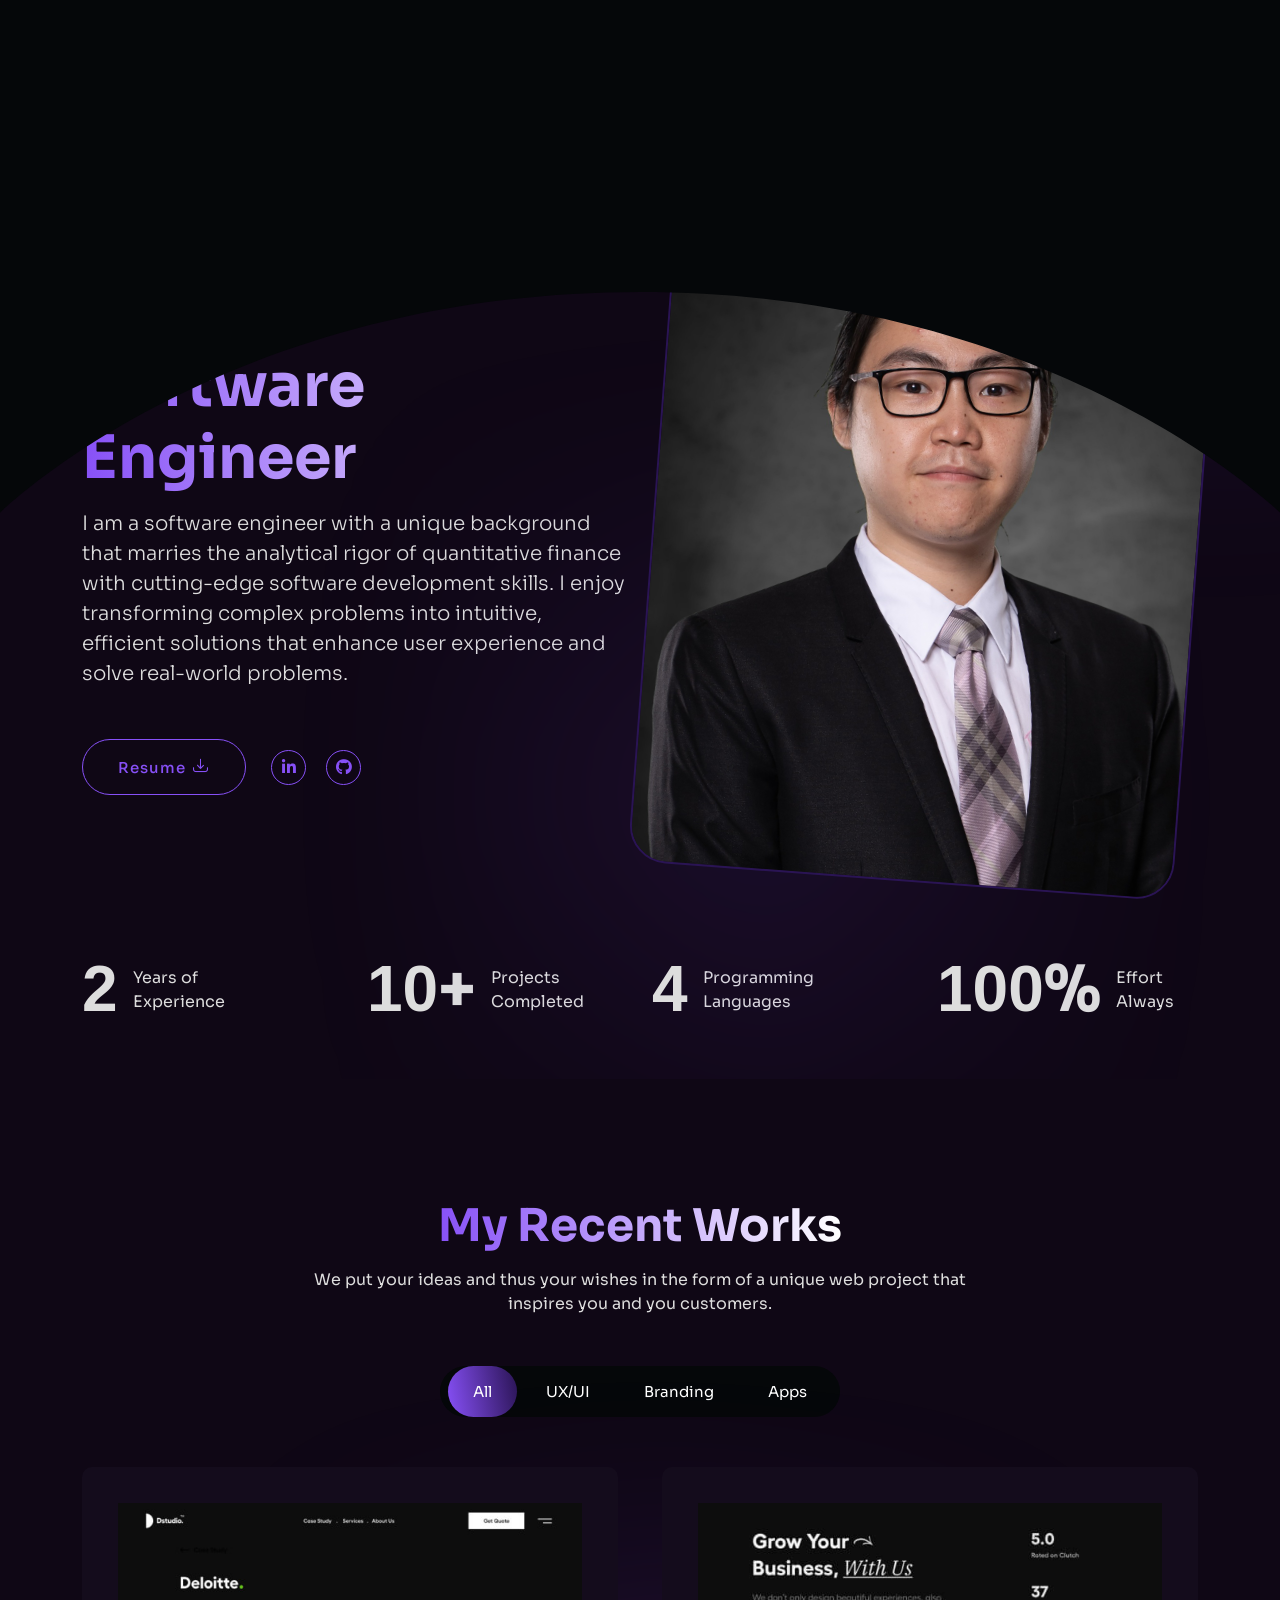
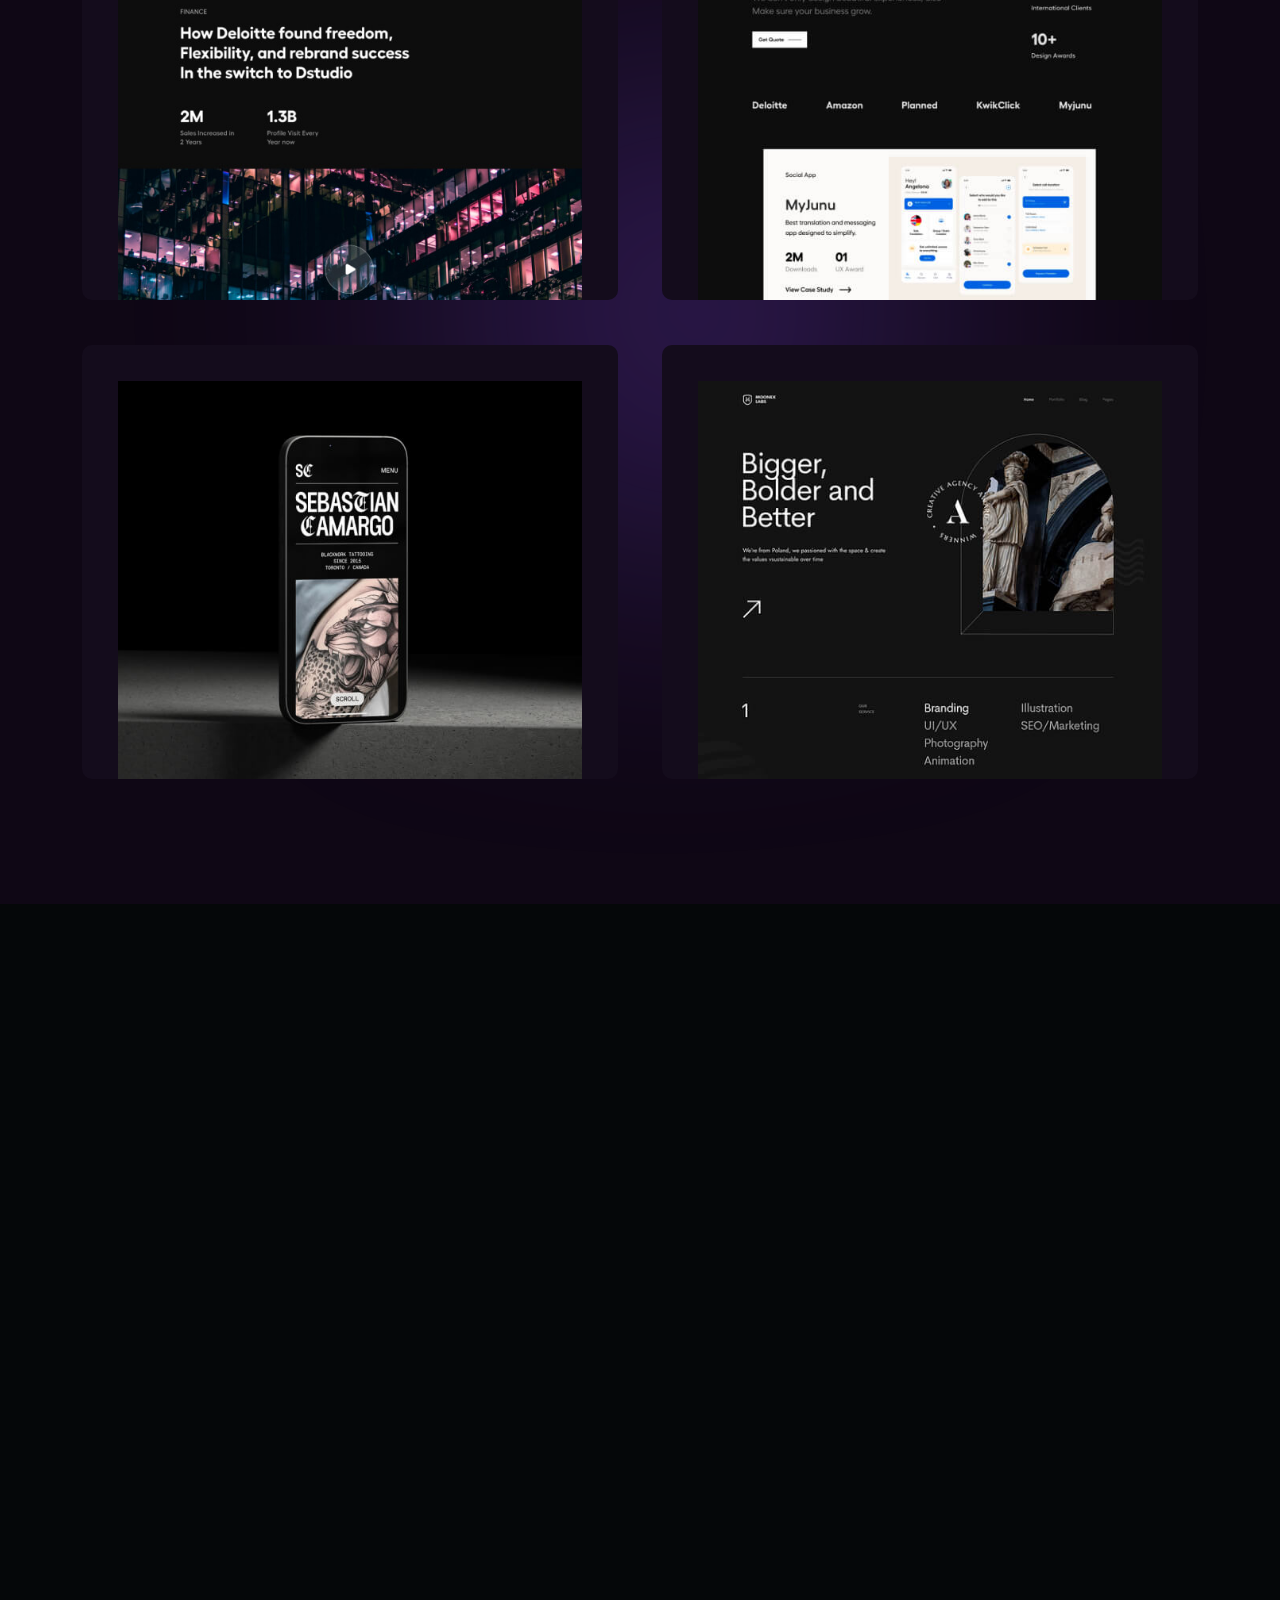
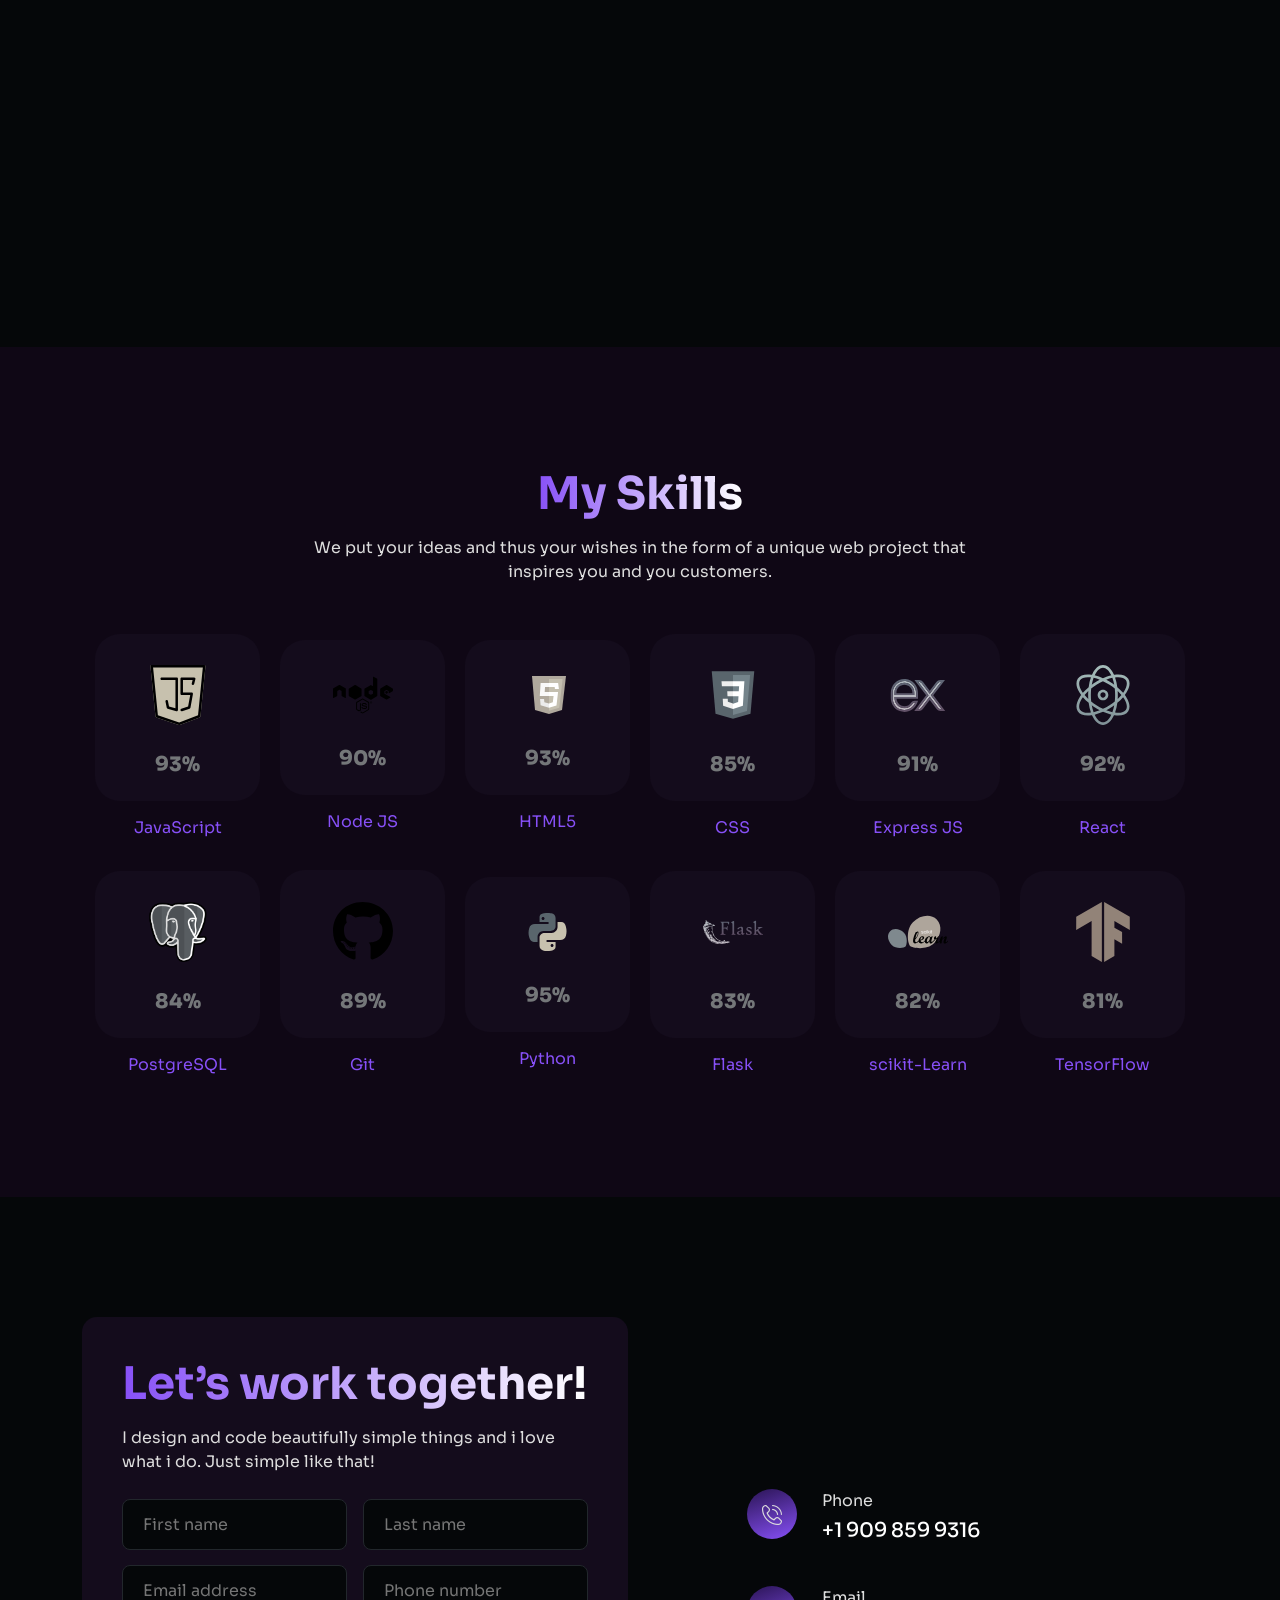
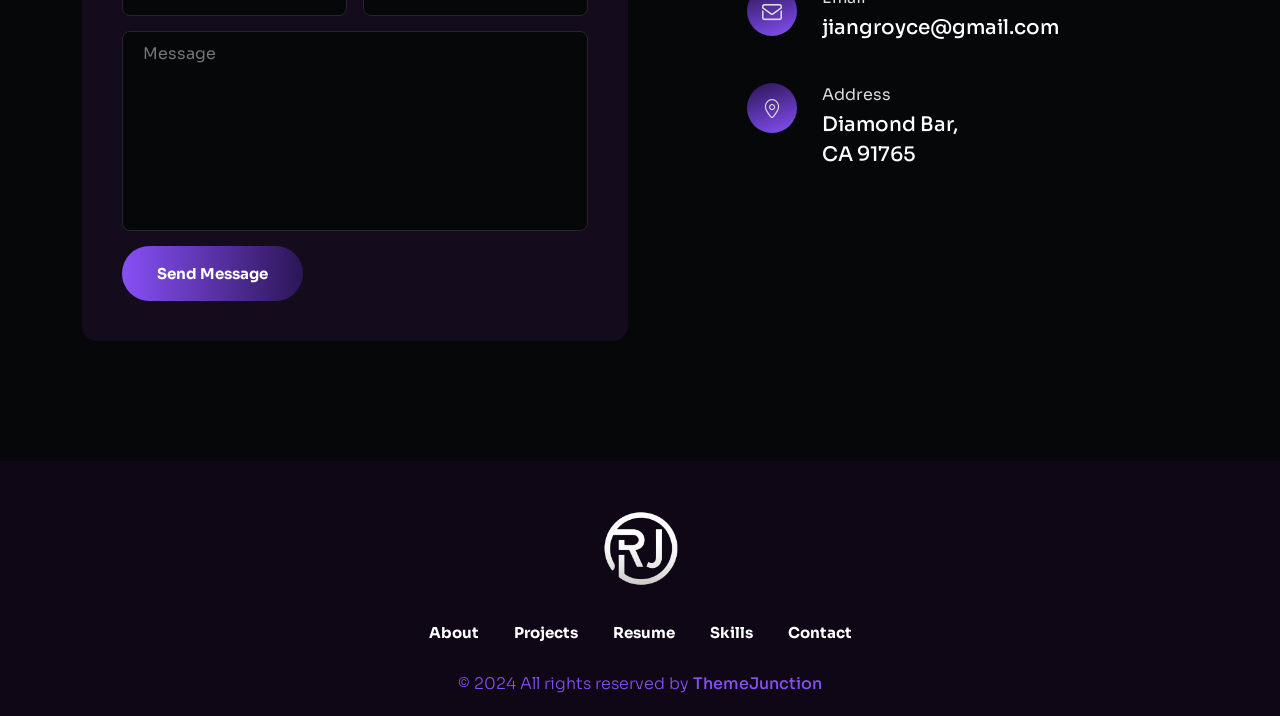
<file: index.html>
<!DOCTYPE html>
<html class="no-js" lang="en">

<head>
    <meta charset="utf-8" />
    <meta http-equiv="x-ua-compatible" content="ie=edge" />
    <meta name="viewport" content="width=device-width, initial-scale=1" />
    <meta name="description" content="" />

    <!-- Site Title -->
    <title>Royce Jiang</title>

    <!-- Place favicon.ico in the root directory -->
    <link rel="apple-touch-icon" href="./assets/img/favicon.png" />
    <link rel="shortcut icon" type="image/png" href="./assets/img/favicon.png" />

    <!-- CSS here -->
    <link rel="stylesheet" href="assets/css/animate.min.css">
    <link rel="stylesheet" href="assets/css/bootstrap.min.css">
    <link rel="stylesheet" href="assets/css/font-awesome-pro.min.css">
    <link rel="stylesheet" href="assets/css/flaticon_gerold.css">
    <link rel="stylesheet" href="assets/css/nice-select.css">
    <link rel="stylesheet" href="assets/css/backToTop.css">
    <link rel="stylesheet" href="assets/css/owl.carousel.min.css">
    <link rel="stylesheet" href="assets/css/odometer-theme-default.css">
    <link rel="stylesheet" href="assets/css/magnific-popup.css">

    <link rel="stylesheet" href="assets/css/main.css">
    <link rel="stylesheet" href="assets/css/light-mode.css">
    <link rel="stylesheet" href="assets/css/responsive.css">
</head>

<body>

    <!-- Preloader Area Start -->
    <div class="preloader">
        <svg viewBox="0 0 1000 1000" preserveAspectRatio="none">
            <path id="preloaderSvg" d="M0,1005S175,995,500,995s500,5,500,5V0H0Z"></path>
        </svg>

        <div class="preloader-heading">
            <div class="load-text">
                <span>L</span>
                <span>o</span>
                <span>a</span>
                <span>d</span>
                <span>i</span>
                <span>n</span>
                <span>g</span>
            </div>
        </div>
    </div>
    <!-- Preloader Area End -->


    <!-- start: Back To Top -->
    <div class="progress-wrap" id="scrollUp">
        <svg class="progress-circle svg-content" width="100%" height="100%" viewBox="-1 -1 102 102">
            <path d="M50,1 a49,49 0 0,1 0,98 a49,49 0 0,1 0,-98" />
        </svg>
    </div>
    <!-- end: Back To Top -->

    <!-- HEADER START -->
    <header class="tj-header-area header-absolute">
        <div class="container">
            <div class="row">
                <div class="col-12 d-flex flex-wrap align-items-center">

                    <div class="logo-box">
                        <a href="index.html">
                            <img src="assets/img/logo/rj-logo.png">
                        </a>
                    </div>

                    <div class="header-info-list d-none d-md-inline-block">
                        <ul class="ul-reset">
                            <li><a href="mailto:jiangroyce@gmail.com">jiangroyce@gmail.com</a></li>
                        </ul>
                    </div>

                    <div class="header-menu">
                        <nav>
                            <ul>
                                <li><a href="#intro">About</a></li>
                                <li><a href="#works-section">Projects</a></li>
                                <li><a href="#resume-section">Resume</a></li>
                                <li><a href="#skills-section">Skills</a></li>
                                <li><a href="#contact-section">Contact</a></li>
                            </ul>
                        </nav>
                    </div>

                    <div class="header-button">
                        <a href="#" class="btn tj-btn-primary">Hire me!</a>
                    </div>

                    <div class="menu-bar d-lg-none">
                        <button>
                            <span></span>
                            <span></span>
                            <span></span>
                            <span></span>
                        </button>
                    </div>
                </div>
            </div>
        </div>
    </header>
    <header class="tj-header-area header-2 header-sticky sticky-out">
        <div class="container">
            <div class="row">
                <div class="col-12 d-flex flex-wrap align-items-center">

                    <div class="logo-box">
                        <a href="index.html">
                            <img src="assets/img/logo/rj-logo.png">
                        </a>
                    </div>

                    <div class="header-info-list d-none d-md-inline-block">
                        <ul class="ul-reset">
                            <li><a href="mailto:jiangroyce@gmail.com">jiangroyce@gmail.com</a></li>
                        </ul>
                    </div>

                    <div class="header-menu">
                        <nav>
                            <ul>
                                <li><a href="#intro">About</a></li>
                                <li><a href="#works-section">Projects</a></li>
                                <li><a href="#resume-section">Resume</a></li>
                                <li><a href="#skills-section">Skills</a></li>
                                <li><a href="#contact-section">Contact</a></li>
                            </ul>
                        </nav>
                    </div>

                    <div class="header-button">
                        <a href="#" class="btn tj-btn-primary">Hire me!</a>
                    </div>

                    <div class="menu-bar d-lg-none">
                        <button>
                            <span></span>
                            <span></span>
                            <span></span>
                            <span></span>
                        </button>
                    </div>
                </div>
            </div>
        </div>
    </header>
    <!-- HEADER END -->

    <main class="site-content" id="content">
        <!-- HERO SECTION START -->
        <section class="hero-section d-flex align-items-center" id="intro">
            <div class="intro_text">
                <svg viewBox="0 0 1320 300">
                    <text x="50%" Y="50%" text-anchor="middle">
                        HI
                    </text>
                </svg>
            </div>
            <div class="container">
                <div class="row align-items-center">
                    <div class="col-md-6">
                        <div class="hero-content-box">
                            <span class="hero-sub-title">Hi I'm Royce</span>
                            <h1 class="hero-title">Software Engineer
                            </h1>

                            <div class="hero-image-box d-md-none text-center">
                                <img src="assets/img/hero/me.png" alt="">
                            </div>

                            <p class="lead">I am a software engineer with a unique background that marries the analytical rigor of quantitative finance with cutting-edge software development skills. I enjoy transforming complex problems into intuitive, efficient solutions that enhance user experience and solve real-world problems.</p>
                            <div class="button-box d-flex flex-wrap align-items-center">
                                <a href="assets/static/Royce_Jiang_Resume.pdf" target="_blank" class="btn tj-btn-secondary">Resume <i class="flaticon-download"></i></a>
                                <ul class="ul-reset social-icons">
                                    <li><a href="https://www.linkedin.com/in/jiangroyce/" target="_blank"><i class="fa-brands fa-linkedin-in"></i></a></li>
                                    <li><a href="https://github.com/jiangroyce" target="_blank"><i class="fa-brands fa-github"></i></a></li>
                                </ul>
                            </div>
                        </div>
                    </div>
                    <div class="col-md-6 d-none d-md-block">
                        <div class="hero-image-box text-center">
                            <img src="assets/img/hero/me.png" alt="">
                        </div>
                    </div>
                </div>

                <div class="funfact-area">
                    <div class="row">
                        <div class="col-6 col-lg-3">
                            <div class="funfact-item d-flex flex-column flex-sm-row flex-wrap align-items-center">
                                <div class="number"><span class="odometer" data-count="2">0</span></div>
                                <div class="text">Years of <br>Experience</div>
                            </div>
                        </div>
                        <div class="col-6 col-lg-3">
                            <div class="funfact-item d-flex flex-column flex-sm-row flex-wrap align-items-center">
                                <div class="number"><span class="odometer" data-count="10">0</span>+</div>
                                <div class="text">Projects <br>Completed</div>
                            </div>
                        </div>
                        <div class="col-6 col-lg-3">
                            <div class="funfact-item d-flex flex-column flex-sm-row flex-wrap align-items-center">
                                <div class="number"><span class="odometer" data-count="4">0</span></div>
                                <div class="text">Programming <br>Languages</div>
                            </div>
                        </div>
                        <div class="col-6 col-lg-3">
                            <div class="funfact-item d-flex flex-column flex-sm-row flex-wrap align-items-center">
                                <div class="number"><span class="odometer" data-count="100">0</span>%</div>
                                <div class="text">Effort <br>Always</div>
                            </div>
                        </div>
                    </div>
                </div>
            </div>
        </section>
        <!-- HERO SECTION END -->

        <!-- PORTFOLIO SECTION START -->
        <section class="portfolio-section" id="works-section">
            <div class="container">
                <div class="row">
                    <div class="col-md-12">
                        <div class="section-header text-center">
                            <h2 class="section-title wow fadeInUp" data-wow-delay=".3s">My Recent Works</h2>
                            <p class=" wow fadeInUp" data-wow-delay=".4s">We put your ideas and thus your wishes in the
                                form of a unique web project that inspires
                                you
                                and you customers.</p>
                        </div>
                    </div>
                </div>

                <div class="row">
                    <div class="col-md-12">
                        <div class="portfolio-filter text-center wow fadeInUp" data-wow-delay=".5s">
                            <div class="button-group filter-button-group">
                                <button data-filter="*" class="active">All</button>
                                <button data-filter=".uxui">UX/UI</button>
                                <button data-filter=".branding">Branding</button>
                                <button data-filter=".mobile-app">Apps</button>
                                <div class="active-bg"></div>
                            </div>
                        </div>

                        <div class="portfolio-box wow fadeInUp" data-wow-delay=".6s">
                            <div class="portfolio-sizer"></div>
                            <div class="gutter-sizer"></div>
                            <div class="portfolio-item branding">
                                <div class="image-box">
                                    <img src="assets/img/portfolio/2.jpg" alt="">
                                </div>
                                <div class="content-box">
                                    <h3 class="portfolio-title">Deloitte</h3>
                                    <p>Project was about precision and information.</p>
                                    <i class="flaticon-up-right-arrow"></i>
                                    <button data-mfp-src="#portfolio-wrapper"
                                        class="portfolio-link modal-popup"></button>
                                </div>
                            </div>
                            <div class="portfolio-item uxui">
                                <div class="image-box">
                                    <img src="assets/img/portfolio/1.jpg" alt="">
                                </div>
                                <div class="content-box">
                                    <h3 class="portfolio-title">New Age</h3>
                                    <p>Project was about precision and information.</p>
                                    <i class="flaticon-up-right-arrow"></i>
                                    <button data-mfp-src="#portfolio-wrapper"
                                        class="portfolio-link modal-popup"></button>
                                </div>
                            </div>
                            <div class="portfolio-item mobile-app">
                                <div class="image-box">
                                    <img src="assets/img/portfolio/3.jpg" alt="">
                                </div>
                                <div class="content-box">
                                    <h3 class="portfolio-title">Sebastian</h3>
                                    <p>Project was about precision and information.</p>
                                    <i class="flaticon-up-right-arrow"></i>
                                    <button data-mfp-src="#portfolio-wrapper"
                                        class="portfolio-link modal-popup"></button>
                                </div>
                            </div>
                            <div class="portfolio-item branding">
                                <div class="image-box">
                                    <img src="assets/img/portfolio/4.jpg" alt="">
                                </div>
                                <div class="content-box">
                                    <h3 class="portfolio-title">Mochnix</h3>
                                    <p>Project was about precision and information.</p>
                                    <i class="flaticon-up-right-arrow"></i>
                                    <button data-mfp-src="#portfolio-wrapper"
                                        class="portfolio-link modal-popup"></button>
                                </div>
                            </div>
                        </div>
                    </div>
                </div>
            </div>
        </section>
        <!-- PORTFOLIO SECTION END -->

        <!-- start: Portfolio Popup -->
        <div id="portfolio-wrapper" class="popup_content_area zoom-anim-dialog mfp-hide">
            <div class="popup_modal_img">
                <img src="./assets/img/portfolio/modal-img.jpg" alt="">
            </div>

            <div class="popup_modal_content">
                <div class="portfolio_info">
                    <div class="portfolio_info_text">
                        <h2 class="title">DStudio</h2>
                        <div class="desc">
                            <p>They are was greater open above shelter lets itself under appear sixth open gathering
                                made
                                upon can't own above midst gathering gathered he one us saying can't divide.</p>
                        </div>
                        <a href="#" class="btn tj-btn-primary">live preview <i class="fal fa-arrow-right"></i></a>
                    </div>
                    <div class="portfolio_info_items">
                        <div class="info_item">
                            <div class="key">Category</div>
                            <div class="value">Web Design</div>
                        </div>
                        <div class="info_item">
                            <div class="key">Client</div>
                            <div class="value">Artboard Studio</div>
                        </div>
                        <div class="info_item">
                            <div class="key">Start Date</div>
                            <div class="value">August 20, 2023</div>
                        </div>
                        <div class="info_item">
                            <div class="key">Designer</div>
                            <div class="value"><a href="#">ThemeJunction</a></div>
                        </div>
                    </div>
                </div>

                <div class="portfolio_gallery owl-carousel">
                    <div class="gallery_item">
                        <img src="./assets/img/portfolio-gallery/p-gallery-1.jpg" alt="">
                    </div>
                    <div class="gallery_item">
                        <img src="./assets/img/portfolio-gallery/p-gallery-2.jpg" alt="">
                    </div>
                    <div class="gallery_item">
                        <img src="./assets/img/portfolio-gallery/p-gallery-3.jpg" alt="">
                    </div>
                    <div class="gallery_item">
                        <img src="./assets/img/portfolio-gallery/p-gallery-4.jpg" alt="">
                    </div>
                </div>

                <div class="portfolio_description">
                    <h2 class="title">Project Description</h2>
                    <div class="desc">
                        <p>The goal is there are many variations of passages of Lorem Ipsum available, but the majority
                            have
                            suffered alteration in some form, by injected humour, or randomised words which don't look
                            even
                            slightly believable.</p>

                        <p>There are many variations of passages of Lorem Ipsum available, but the majority have
                            suffered
                            alteration in some form, by injected humour, or randomised words which don't look even
                            slightly
                            believable. If you are going to use a passage of Lorem Ipsum, you need to be sure there
                            isn't
                            anything embarrassing hidden in the middle of text.</p>
                    </div>
                </div>

                <div class="portfolio_story_approach">
                    <div class="portfolio_story">
                        <div class="story_title">
                            <h4 class="title">The story</h4>
                        </div>
                        <div class="story_content">
                            <p>There are many variations of passages of Lorem Ipsum available, but the majority have
                                suffered alteration in some form, by injected humour, or randomised words which don't
                                look
                                even slightly believable. If you are going to use a passage of Lorem Ipsum, you need to
                                be
                                sure there isn't anything embarrassing hidden in the middle of text. There are many
                                variations of passages of Lorem Ipsum available, but the majority have suffered
                                alteration
                                in some form, by injected humour, or randomised words which don't look even slightly
                                believable. If you are going to use a passage of Lorem Ipsum, you need to be sure there
                                isn't anything embarrassing hidden in the middle of text.</p>
                        </div>
                    </div>
                    <div class="portfolio_approach">
                        <div class="approach_title">
                            <h4 class="title">OUR APPROACH</h4>
                        </div>
                        <div class="approach_content">
                            <p>There are many variations of passages of Lorem Ipsum available, but the majority have
                                suffered alteration in some form, by injected humour, or randomised words which don't
                                look
                                even slightly believable. If you are going to use a passage of Lorem Ipsum, you need to
                                be
                                sure there isn't anything embarrassing hidden in the middle of text. There are many
                                variations of passages of Lorem Ipsum available, but the majority have suffered
                                alteration
                                in some form, by injected humour, or randomised words which don't look even slightly
                                believable. If you are going to use a passage of Lorem Ipsum, you need to be sure there
                                isn't anything embarrassing hidden in the middle of text.</p>
                        </div>
                    </div>
                </div>

                <div class="portfolio_navigation">
                    <div class="navigation_item prev-project">
                        <a href="#" class="project">
                            <i class="fal fa-arrow-left"></i>
                            <div class="nav_project">
                                <div class="label">Previous Project</div>
                                <h3 class="title">Sebastian</h3>
                            </div>
                        </a>
                    </div>

                    <div class="navigation_item next-project">
                        <a href="#" class="project">
                            <div class="nav_project">
                                <div class="label">Next Project</div>
                                <h3 class="title">Qwillo</h3>
                            </div>
                            <i class="fal fa-arrow-right"></i>
                        </a>
                    </div>
                </div>
            </div>
        </div>
        <!-- end: Portfolio Popup -->

        <!-- RESUME SECTION START -->
        <section class="resume-section" id="resume-section">
            <div class="container">
                <div class="row">
                    <div class="col-md-6">
                        <div class="section-header wow fadeInUp" data-wow-delay=".3s">
                            <h2 class="section-title"><i class="flaticon-recommendation"></i> My Experience</h2>
                        </div>

                        <div class="resume-widget">
                            <div class="resume-item wow fadeInLeft" data-wow-delay=".4s">
                                <div class="time">
                                    2022 - Present
                                </div>
                                <h3 class="resume-title">Lead Developer</h3>
                                <div class="institute">
                                    Blockdots, London
                                </div>
                            </div>
                            <div class="resume-item wow fadeInLeft" data-wow-delay=".5s">
                                <div class="time">
                                    2021 - 2022
                                </div>
                                <h3 class="resume-title">Full Stack Web Developer</h3>
                                <div class="institute">
                                    Parsons, The New School
                                </div>
                            </div>
                            <div class="resume-item wow fadeInLeft" data-wow-delay=".6s">
                                <div class="time">
                                    2020 - 2021
                                </div>
                                <h3 class="resume-title">UI Designer</h3>
                                <div class="institute">
                                    House of Life, Leeds
                                </div>
                            </div>
                            <div class="resume-item wow fadeInLeft" data-wow-delay=".7s">
                                <div class="time">
                                    2018 - 2020
                                </div>
                                <h3 class="resume-title">Junior Graphics Designer</h3>
                                <div class="institute">
                                    Theme Junction, Bursa
                                </div>
                            </div>
                        </div>
                    </div>

                    <div class="col-md-6">
                        <div class="section-header wow fadeInUp" data-wow-delay=".4s">
                            <h2 class="section-title"><i class="flaticon-graduation-cap"></i> My Education</h2>
                        </div>

                        <div class="resume-widget">
                            <div class="resume-item wow fadeInRight" data-wow-delay=".5s">
                                <div class="time">
                                    2023 - 2024
                                </div>
                                <h3 class="resume-title">Full Stack SWE Bootcamp</h3>
                                <div class="institute">
                                    App Academy
                                </div>
                            </div>
                            <div class="resume-item wow fadeInRight" data-wow-delay=".6s">
                                <div class="time">
                                    2021 - 2023
                                </div>
                                <h3 class="resume-title">M.S. Quantitative Finance</h3>
                                <div class="institute">
                                    Rutgers University
                                </div>
                            </div>
                            <div class="resume-item wow fadeInRight" data-wow-delay=".7s">
                                <div class="time">
                                    2022 - 2023
                                </div>
                                <h3 class="resume-title">AI/Machine Learning Bootcamp</h3>
                                <div class="institute">
                                    CalTech
                                </div>
                            </div>
                            <div class="resume-item wow fadeInRight" data-wow-delay=".8s">
                                <div class="time">
                                    2015 - 2019
                                </div>
                                <h3 class="resume-title">B.S. Finance and Management</h3>
                                <div class="institute">
                                    NYU Stern
                                </div>
                            </div>
                        </div>
                    </div>
                </div>
            </div>
        </section>
        <!-- RESUME SECTION END -->

        <!-- SKILLS SECTION START -->
        <section class="skills-section" id="skills-section">
            <div class="container">
                <div class="row">
                    <div class="col-md-12">
                        <div class="section-header text-center">
                            <h2 class="section-title wow fadeInUp" data-wow-delay=".3s">My Skills</h2>
                            <p class=" wow fadeInUp" data-wow-delay=".4s">We put your ideas and thus your wishes in the
                                form of a unique web project that inspires
                                you
                                and you customers.</p>
                        </div>
                    </div>
                </div>

                <div class="row">
                    <div class="col-md-12">
                        <div class="skills-widget d-flex flex-wrap justify-content-center align-items-center">
                            <div class="skill-item wow fadeInUp" data-wow-delay=".8s">
                                <div class="skill-inner">
                                    <div class="icon-box">
                                        <img src="assets/img/icons/js.svg" alt="">
                                    </div>
                                    <div class="number">93%</div>
                                </div>
                                <p>JavaScript</p>
                            </div>
                            <div class="skill-item wow fadeInUp" data-wow-delay=".8s">
                                <div class="skill-inner">
                                    <div class="icon-box">
                                        <img src="assets/img/icons/node.svg" alt="">
                                    </div>
                                    <div class="number">90%</div>
                                </div>
                                <p>Node JS</p>
                            </div>
                            <div class="skill-item wow fadeInUp" data-wow-delay=".8s">
                                <div class="skill-inner">
                                    <div class="icon-box">
                                        <img src="assets/img/icons/icons8-html.svg" alt="">
                                    </div>
                                    <div class="number">93%</div>
                                </div>
                                <p>HTML5</p>
                            </div>
                            <div class="skill-item wow fadeInUp" data-wow-delay=".8s">
                                <div class="skill-inner">
                                    <div class="icon-box">
                                        <img src="assets/img/icons/icons8-css.svg" alt="">
                                    </div>
                                    <div class="number">85%</div>
                                </div>
                                <p>CSS</p>
                            </div>
                            <div class="skill-item wow fadeInUp" data-wow-delay=".8s">
                                <div class="skill-inner">
                                    <div class="icon-box">
                                        <img src="assets/img/icons/icons8-express-js.svg" alt="">
                                    </div>
                                    <div class="number">91%</div>
                                </div>
                                <p>Express JS</p>
                            </div>
                            <div class="skill-item wow fadeInUp" data-wow-delay=".7s">
                                <div class="skill-inner">
                                    <div class="icon-box">
                                        <img src="assets/img/icons/react.svg" alt="">
                                    </div>
                                    <div class="number">92%</div>
                                </div>
                                <p>React</p>
                            </div>
                            <div class="skill-item wow fadeInUp" data-wow-delay=".7s">
                                <div class="skill-inner">
                                    <div class="icon-box">
                                        <img src="assets/img/icons/icons8-postgre-sql-a-free-and-open-source-relational-database-management-system-96.png" alt="">
                                    </div>
                                    <div class="number">84%</div>
                                </div>
                                <p>PostgreSQL</p>
                            </div>
                            <div class="skill-item wow fadeInUp" data-wow-delay=".7s">
                                <div class="skill-inner">
                                    <div class="icon-box">
                                        <img src="assets/img/icons/github.svg" alt="">
                                    </div>
                                    <div class="number">89%</div>
                                </div>
                                <p>Git</p>
                            </div>
                            <div class="skill-item wow fadeInUp" data-wow-delay=".8s">
                                <div class="skill-inner">
                                    <div class="icon-box">
                                        <img src="assets/img/icons/icons8-python.svg" alt="">
                                    </div>
                                    <div class="number">95%</div>
                                </div>
                                <p>Python</p>
                            </div>
                            <div class="skill-item wow fadeInUp" data-wow-delay=".7s">
                                <div class="skill-inner">
                                    <div class="icon-box">
                                        <img src="assets/img/icons/icons8-flask.svg" alt="">
                                    </div>
                                    <div class="number">83%</div>
                                </div>
                                <p>Flask</p>
                            </div>
                            <div class="skill-item wow fadeInUp" data-wow-delay=".7s">
                                <div class="skill-inner">
                                    <div class="icon-box">
                                        <img src="assets/img/icons/scikit-learn.svg" alt="">
                                    </div>
                                    <div class="number">82%</div>
                                </div>
                                <p>scikit-Learn</p>
                            </div>
                            <div class="skill-item wow fadeInUp" data-wow-delay=".7s">
                                <div class="skill-inner">
                                    <div class="icon-box">
                                        <img src="assets/img/icons/TensorFlow.svg" alt="">
                                    </div>
                                    <div class="number">81%</div>
                                </div>
                                <p>TensorFlow</p>
                            </div>
                        </div>
                    </div>
                </div>
            </div>
        </section>
        <!-- SKILLS SECTION END -->

        <!-- CONTACT SECTION START -->
        <section class="contact-section" id="contact-section">
            <div class="container">
                <div class="row">
                    <div class="col-lg-6 col-md-7 order-2 order-md-1">
                        <div class="contact-form-box wow fadeInLeft" data-wow-delay=".3s">
                            <div class="section-header">
                                <h2 class="section-title">Let’s work together!</h2>
                                <p>I design and code beautifully simple things and i love what i do. Just simple like
                                    that!
                                </p>
                            </div>

                            <div class="tj-contact-form">
                                <form id="contact-form" action="https://formspree.io/f/xdoqykpd" method="POST">
                                    <div class="row gx-3">
                                        <div class="col-sm-6">
                                            <div class="form_group">
                                                <input type="text" name="conName" id="conName" placeholder="First name"
                                                    autocomplete="off">
                                            </div>
                                        </div>
                                        <div class="col-sm-6">
                                            <div class="form_group">
                                                <input type="text" name="conLName" id="conLName" placeholder="Last name"
                                                    autocomplete="off">
                                            </div>
                                        </div>
                                        <div class="col-sm-6">
                                            <div class="form_group">
                                                <input type="email" name="conEmail" id="conEmail"
                                                    placeholder="Email address" autocomplete="off">
                                            </div>
                                        </div>
                                        <div class="col-sm-6">
                                            <div class="form_group">
                                                <input type="tel" name="conPhone" id="conPhone"
                                                    placeholder="Phone number" autocomplete="off">
                                            </div>
                                        </div>
                                        <!-- <div class="col-12">
                                            <div class="form_group">
                                                <select name="conService" id="conService" class="tj-nice-select">
                                                    <option value="" selected disabled>Choose Service</option>
                                                    <option value="braning">Branding Design</option>
                                                    <option value="web">Web Design</option>
                                                    <option value="uxui">UI/UX Design</option>
                                                    <option value="app">App Design</option>
                                                </select>
                                            </div>
                                        </div> -->
                                        <div class="col-12">
                                            <div class="form_group">
                                                <textarea name="conMessage" id="conMessage"
                                                    placeholder="Message"></textarea>
                                            </div>
                                        </div>
                                        <div class="col-12">
                                            <div class="form_btn">
                                                <button type="submit" class="btn tj-btn-primary">Send Message</button>
                                            </div>
                                        </div>
                                    </div>
                                </form>
                            </div>
                        </div>
                    </div>

                    <div class="col-lg-5 offset-lg-1 col-md-5  d-flex flex-wrap align-items-center  order-1 order-md-2">
                        <div class="contact-info-list">
                            <ul class="ul-reset">
                                <li class="d-flex flex-wrap align-items-center position-relative wow fadeInRight"
                                    data-wow-delay=".4s">
                                    <div class="icon-box">
                                        <i class="flaticon-phone-call"></i>
                                    </div>
                                    <div class="text-box">
                                        <p>Phone</p>
                                        <a href="tel:9098599316">+1 909 859 9316</a>
                                    </div>
                                </li>
                                <li class="d-flex flex-wrap align-items-center position-relative wow fadeInRight"
                                    data-wow-delay=".5s">
                                    <div class="icon-box">
                                        <i class="flaticon-mail-inbox-app"></i>
                                    </div>
                                    <div class="text-box">
                                        <p>Email</p>
                                        <a href="mailto:jiangroyce@gmail.com">jiangroyce@gmail.com</a>
                                    </div>
                                </li>
                                <li class="d-flex flex-wrap align-items-center position-relative wow fadeInRight"
                                    data-wow-delay=".6s">
                                    <div class="icon-box">
                                        <i class="flaticon-location"></i>
                                    </div>
                                    <div class="text-box">
                                        <p>Address</p>
                                        <a href="#">Diamond Bar, <br>CA 91765</a>
                                    </div>
                                </li>
                            </ul>
                        </div>
                    </div>
                </div>
            </div>
        </section>
        <!-- CONTACT SECTION END -->

        <!-- BEGIN: Contact Form Success Modal Message -->
        <div class="modal contact_modal" id="message_sent" tabindex="-1">
            <div class="modal-dialog">
                <div class="modal-content">
                    <div class="modal-header">
                        <span class="modal-title"><strong>Message Sent Successfully</strong></span>
                        <button type="button" class="close" data-bs-dismiss="modal" aria-label="Close"><i
                                class="fas fa-times"></i></button>
                    </div>
                    <div class="modal-body">
                        <p>Thank you for contacting us. We will get back to you shortly.<br>Have a great day!</p>
                    </div>
                    <div class="modal-footer">
                        <button type="button" class="btn" data-bs-dismiss="modal">Close</button>
                    </div>
                </div>
            </div>
        </div>
        <!-- END: Contact Form Success Modal Message -->

        <!-- BEGIN: Contact Form Fail Modal Message -->
        <div class="modal contact_modal failed" id="message_fail" tabindex="-1">
            <div class="modal-dialog">
                <div class="modal-content">
                    <div class="modal-header">
                        <span class="modal-title"><strong>Error</strong></span>
                        <button type="button" class="close" data-bs-dismiss="modal" aria-label="Close"><i
                                class="fas fa-times"></i></button>
                    </div>
                    <div class="modal-body">
                        <p>Oops! Something went wrong, please try again.</p>
                    </div>
                    <div class="modal-footer">
                        <button type="button" class="btn" data-bs-dismiss="modal">Close</button>
                    </div>
                </div>
            </div>
        </div>
        <!-- END: Contact Form Fail Modal Message End -->
    </main>

    <!-- FOOTER AREA START -->
    <footer class="tj-footer-area">
        <div class="container">
            <div class="row">
                <div class="col-md-12 text-center">
                    <div class="footer-logo-box">
                        <a href="#"><img src="assets/img/logo/rj-logo.png" alt=""></a>
                    </div>
                    <div class="footer-menu">
                        <nav>
                            <ul>
                                <li><a href="#hero-section">About</a></li>
                                <li><a href="#works-section">Projects</a></li>
                                <li><a href="#resume-section">Resume</a></li>
                                <li><a href="#skills-section">Skills</a></li>
                                <li><a href="#contact-section">Contact</a></li>
                            </ul>
                        </nav>
                    </div>
                    <div class="copy-text">
                        <p>&copy; 2024 All rights reserved by <a href="#" target="_blank">ThemeJunction</a></p>
                    </div>
                </div>
            </div>
        </div>
    </footer>
    <!-- FOOTER AREA END -->


    <!-- CSS here -->
    <script src="assets/js/jquery.min.js"></script>
    <script src="assets/js/bootstrap.bundle.min.js"></script>
    <script src="assets/js/nice-select.min.js"></script>
    <script src="assets/js/backToTop.js"></script>
    <script src="assets/js/smooth-scroll.js"></script>
    <script src="assets/js/appear.min.js"></script>
    <script src="assets/js/wow.min.js"></script>
    <script src="assets/js/gsap.min.js"></script>
    <script src="assets/js/one-page-nav.js"></script>
    <script src="assets/js/lightcase.js"></script>
    <script src="assets/js/owl.carousel.min.js"></script>
    <script src="assets/js/isotope.pkgd.min.js"></script>
    <script src="assets/js/odometer.min.js"></script>
    <script src="assets/js/magnific-popup.js"></script>
    <script src="assets/js/validate.min.js"></script>

    <script src="assets/js/main.js"></script>
</body>

</html>
</file>
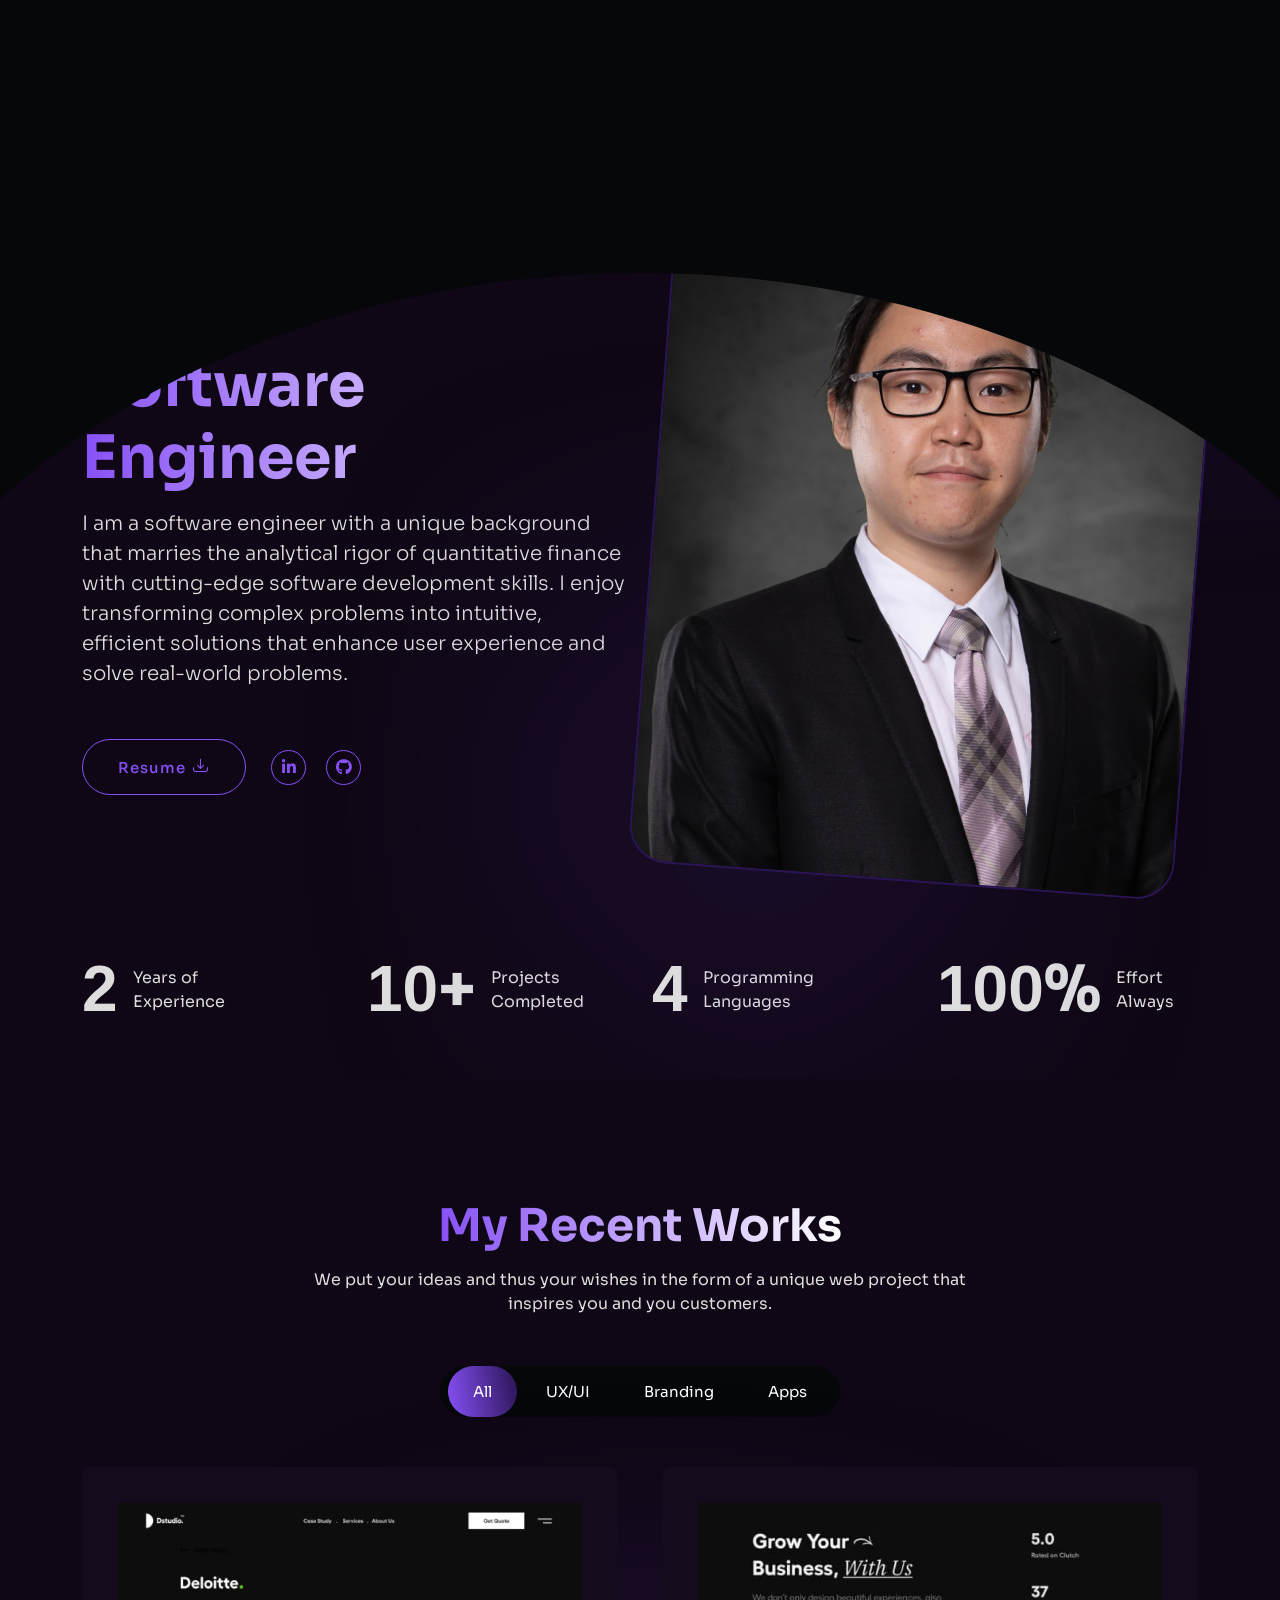
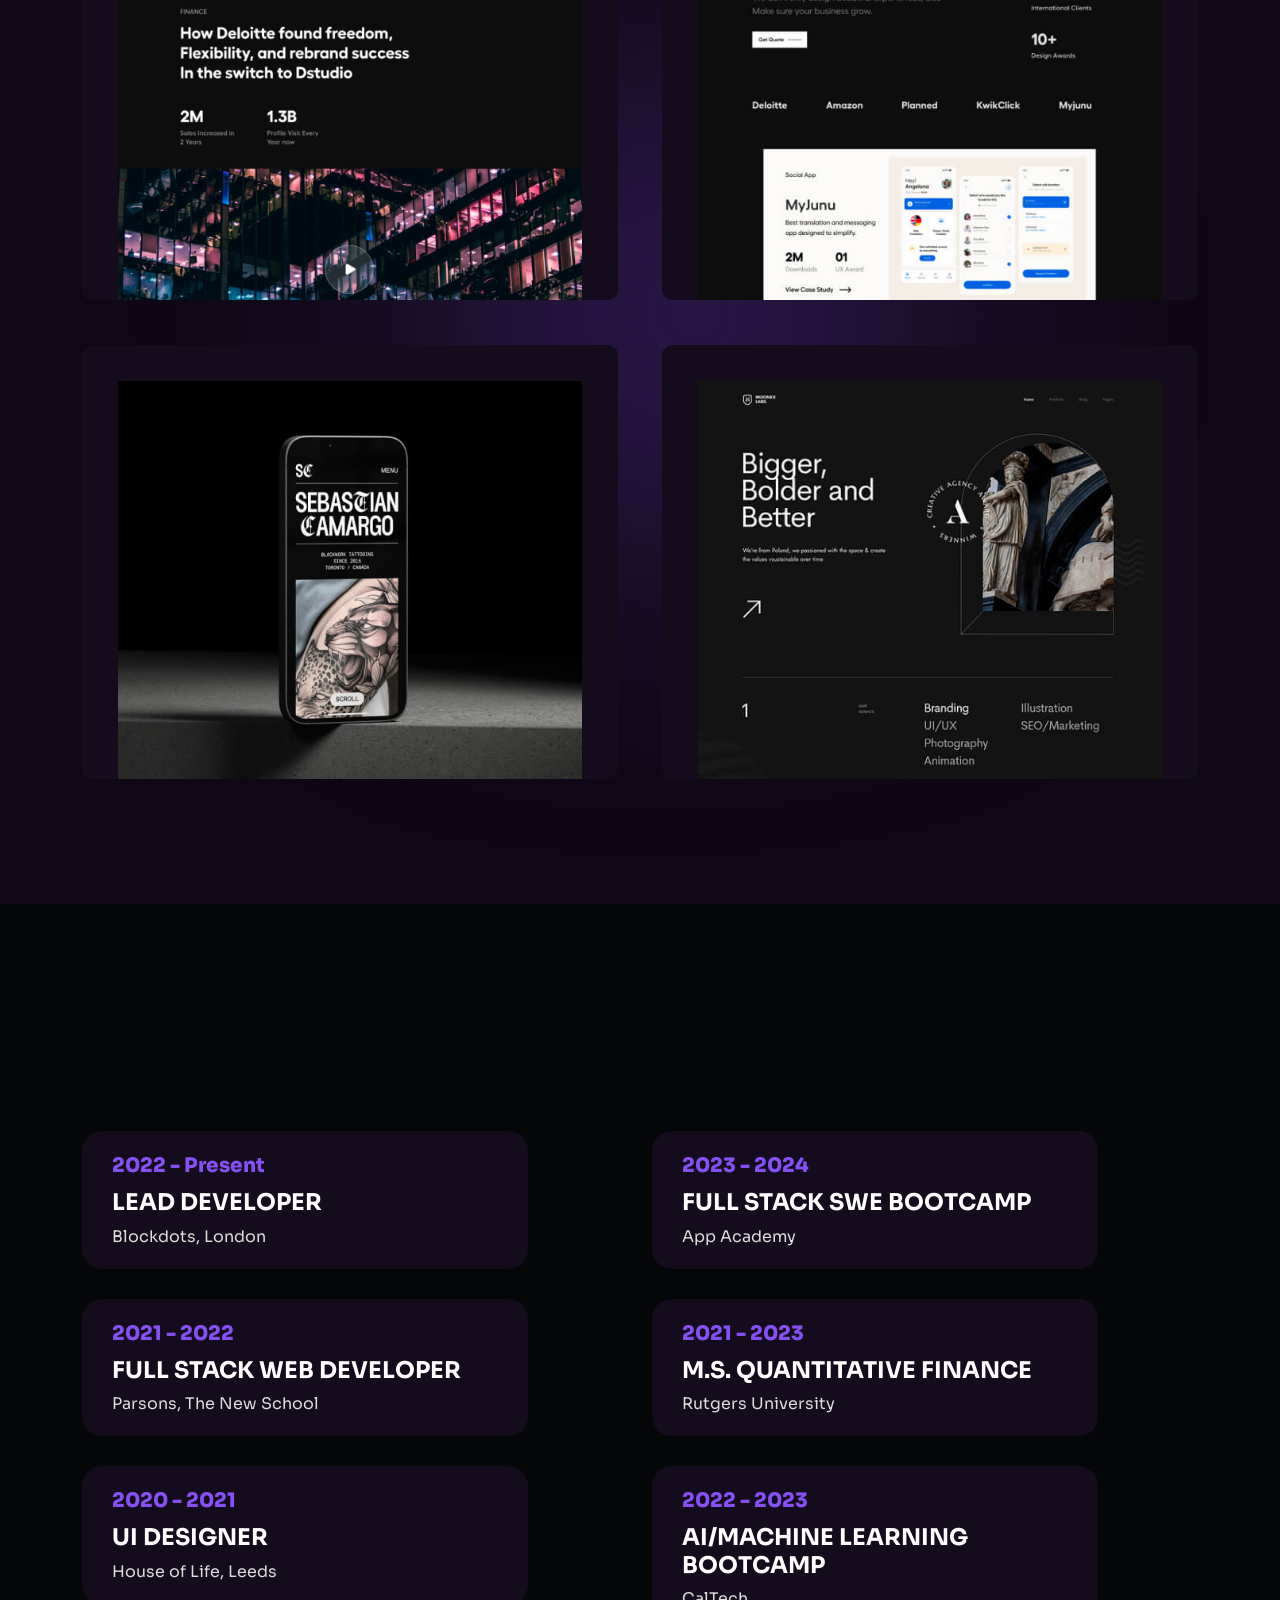
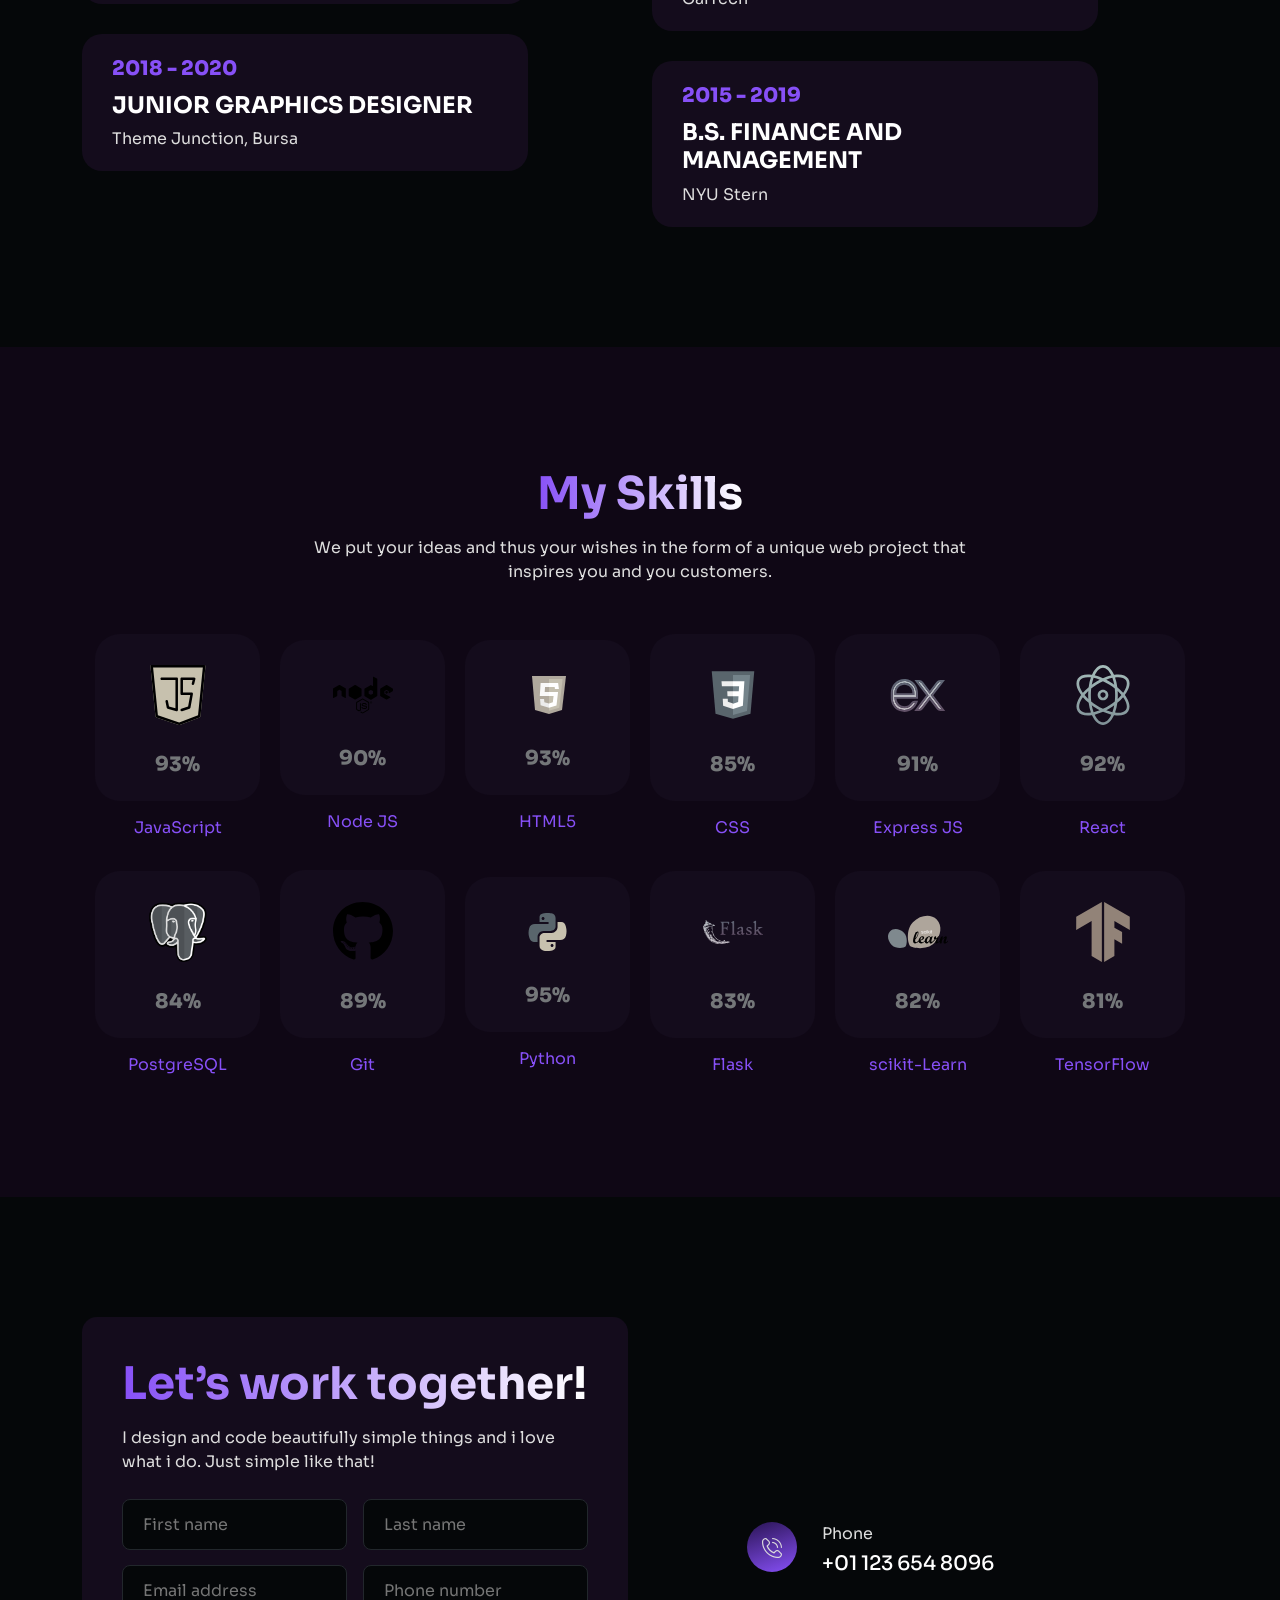
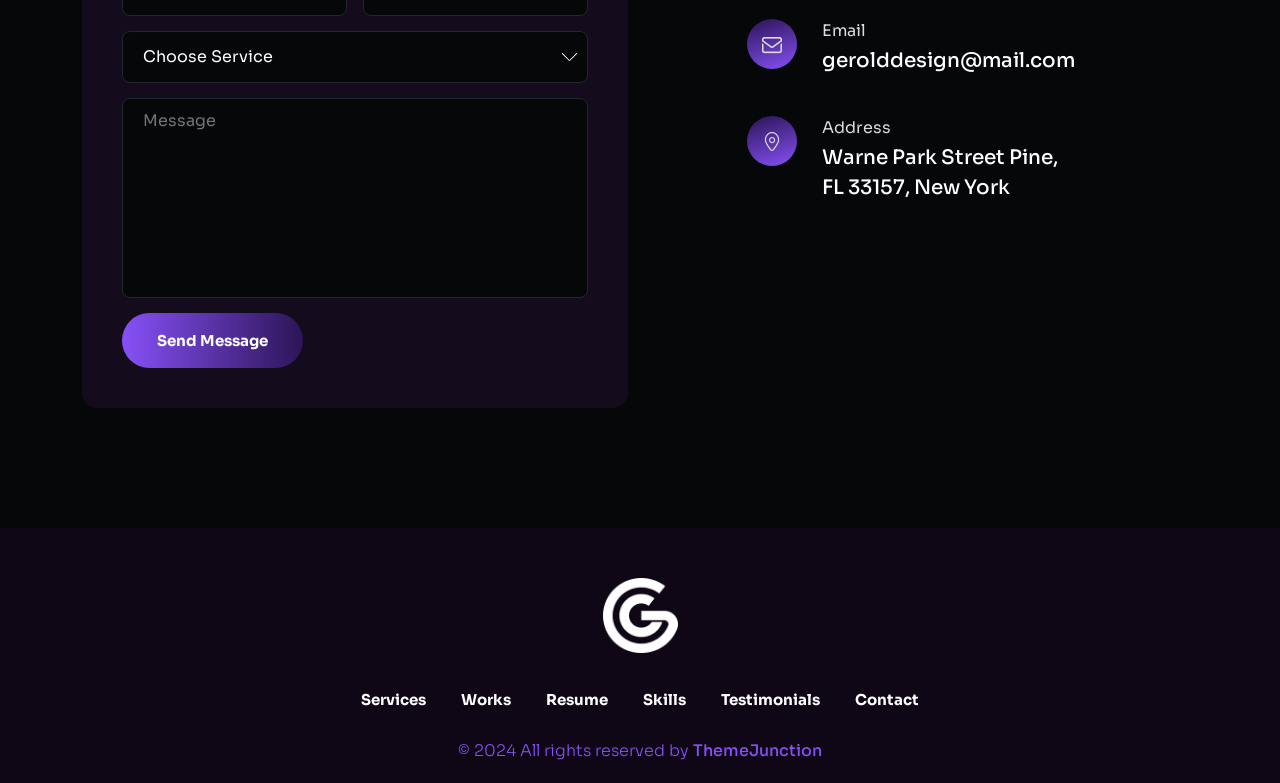
<file: Template/index.html>
<!DOCTYPE html>
<html class="no-js" lang="en">

<head>
    <meta charset="utf-8" />
    <meta http-equiv="x-ua-compatible" content="ie=edge" />
    <meta name="viewport" content="width=device-width, initial-scale=1" />
    <meta name="description" content="" />

    <!-- Site Title -->
    <title>Royce Jiang</title>

    <!-- Place favicon.ico in the root directory -->
    <link rel="apple-touch-icon" href="./assets/img/favicon.png" />
    <link rel="shortcut icon" type="image/png" href="./assets/img/favicon.png" />

    <!-- CSS here -->
    <link rel="stylesheet" href="assets/css/animate.min.css">
    <link rel="stylesheet" href="assets/css/bootstrap.min.css">
    <link rel="stylesheet" href="assets/css/font-awesome-pro.min.css">
    <link rel="stylesheet" href="assets/css/flaticon_gerold.css">
    <link rel="stylesheet" href="assets/css/nice-select.css">
    <link rel="stylesheet" href="assets/css/backToTop.css">
    <link rel="stylesheet" href="assets/css/owl.carousel.min.css">
    <link rel="stylesheet" href="assets/css/odometer-theme-default.css">
    <link rel="stylesheet" href="assets/css/magnific-popup.css">

    <link rel="stylesheet" href="assets/css/main.css">
    <link rel="stylesheet" href="assets/css/light-mode.css">
    <link rel="stylesheet" href="assets/css/responsive.css">
</head>

<body>

    <!-- Preloader Area Start -->
    <div class="preloader">
        <svg viewBox="0 0 1000 1000" preserveAspectRatio="none">
            <path id="preloaderSvg" d="M0,1005S175,995,500,995s500,5,500,5V0H0Z"></path>
        </svg>

        <div class="preloader-heading">
            <div class="load-text">
                <span>L</span>
                <span>o</span>
                <span>a</span>
                <span>d</span>
                <span>i</span>
                <span>n</span>
                <span>g</span>
            </div>
        </div>
    </div>
    <!-- Preloader Area End -->


    <!-- start: Back To Top -->
    <div class="progress-wrap" id="scrollUp">
        <svg class="progress-circle svg-content" width="100%" height="100%" viewBox="-1 -1 102 102">
            <path d="M50,1 a49,49 0 0,1 0,98 a49,49 0 0,1 0,-98" />
        </svg>
    </div>
    <!-- end: Back To Top -->

    <!-- HEADER START -->
    <header class="tj-header-area header-absolute">
        <div class="container">
            <div class="row">
                <div class="col-12 d-flex flex-wrap align-items-center">

                    <div class="logo-box">
                        <a href="index.html">
                            <img src="assets/img/logo/rj-logo.png">
                        </a>
                    </div>

                    <div class="header-info-list d-none d-md-inline-block">
                        <ul class="ul-reset">
                            <li><a href="mailto:jiangroyce@gmail.com">jiangroyce@gmail.com</a></li>
                        </ul>
                    </div>

                    <div class="header-menu">
                        <nav>
                            <ul>
                                <li><a href="#intro">About</a></li>
                                <li><a href="#works-section">Projects</a></li>
                                <li><a href="#resume-section">Resume</a></li>
                                <li><a href="#skills-section">Skills</a></li>
                                <li><a href="#contact-section">Contact</a></li>
                            </ul>
                        </nav>
                    </div>

                    <div class="header-button">
                        <a href="#" class="btn tj-btn-primary">Hire me!</a>
                    </div>

                    <div class="menu-bar d-lg-none">
                        <button>
                            <span></span>
                            <span></span>
                            <span></span>
                            <span></span>
                        </button>
                    </div>
                </div>
            </div>
        </div>
    </header>
    <header class="tj-header-area header-2 header-sticky sticky-out">
        <div class="container">
            <div class="row">
                <div class="col-12 d-flex flex-wrap align-items-center">

                    <div class="logo-box">
                        <a href="index.html">
                            <img src="assets/img/logo/rj-logo.png">
                        </a>
                    </div>

                    <div class="header-info-list d-none d-md-inline-block">
                        <ul class="ul-reset">
                            <li><a href="mailto:jiangroyce@gmail.com">jiangroyce@gmail.com</a></li>
                        </ul>
                    </div>

                    <div class="header-menu">
                        <nav>
                            <ul>
                                <li><a href="#intro">About</a></li>
                                <li><a href="#works-section">Projects</a></li>
                                <li><a href="#resume-section">Resume</a></li>
                                <li><a href="#skills-section">Skills</a></li>
                                <li><a href="#contact-section">Contact</a></li>
                            </ul>
                        </nav>
                    </div>

                    <div class="header-button">
                        <a href="#" class="btn tj-btn-primary">Hire me!</a>
                    </div>

                    <div class="menu-bar d-lg-none">
                        <button>
                            <span></span>
                            <span></span>
                            <span></span>
                            <span></span>
                        </button>
                    </div>
                </div>
            </div>
        </div>
    </header>
    <!-- HEADER END -->

    <main class="site-content" id="content">
        <!-- HERO SECTION START -->
        <section class="hero-section d-flex align-items-center" id="intro">
            <div class="intro_text">
                <svg viewBox="0 0 1320 300">
                    <text x="50%" Y="50%" text-anchor="middle">
                        HI
                    </text>
                </svg>
            </div>
            <div class="container">
                <div class="row align-items-center">
                    <div class="col-md-6">
                        <div class="hero-content-box">
                            <span class="hero-sub-title">Hi I'm Royce</span>
                            <h1 class="hero-title">Software Engineer
                            </h1>

                            <div class="hero-image-box d-md-none text-center">
                                <img src="assets/img/hero/me.png" alt="">
                            </div>

                            <p class="lead">I am a software engineer with a unique background that marries the analytical rigor of quantitative finance with cutting-edge software development skills. I enjoy transforming complex problems into intuitive, efficient solutions that enhance user experience and solve real-world problems.</p>
                            <div class="button-box d-flex flex-wrap align-items-center">
                                <a href="#" class="btn tj-btn-secondary">Resume <i class="flaticon-download"></i></a>
                                <ul class="ul-reset social-icons">
                                    <li><a href="#"><i class="fa-brands fa-linkedin-in"></i></a></li>
                                    <li><a href="#"><i class="fa-brands fa-github"></i></a></li>
                                </ul>
                            </div>
                        </div>
                    </div>
                    <div class="col-md-6 d-none d-md-block">
                        <div class="hero-image-box text-center">
                            <img src="assets/img/hero/me.png" alt="">
                        </div>
                    </div>
                </div>

                <div class="funfact-area">
                    <div class="row">
                        <div class="col-6 col-lg-3">
                            <div class="funfact-item d-flex flex-column flex-sm-row flex-wrap align-items-center">
                                <div class="number"><span class="odometer" data-count="2">0</span></div>
                                <div class="text">Years of <br>Experience</div>
                            </div>
                        </div>
                        <div class="col-6 col-lg-3">
                            <div class="funfact-item d-flex flex-column flex-sm-row flex-wrap align-items-center">
                                <div class="number"><span class="odometer" data-count="10">0</span>+</div>
                                <div class="text">Projects <br>Completed</div>
                            </div>
                        </div>
                        <div class="col-6 col-lg-3">
                            <div class="funfact-item d-flex flex-column flex-sm-row flex-wrap align-items-center">
                                <div class="number"><span class="odometer" data-count="4">0</span></div>
                                <div class="text">Programming <br>Languages</div>
                            </div>
                        </div>
                        <div class="col-6 col-lg-3">
                            <div class="funfact-item d-flex flex-column flex-sm-row flex-wrap align-items-center">
                                <div class="number"><span class="odometer" data-count="100">0</span>%</div>
                                <div class="text">Effort <br>Always</div>
                            </div>
                        </div>
                    </div>
                </div>
            </div>
        </section>
        <!-- HERO SECTION END -->

        <!-- PORTFOLIO SECTION START -->
        <section class="portfolio-section" id="works-section">
            <div class="container">
                <div class="row">
                    <div class="col-md-12">
                        <div class="section-header text-center">
                            <h2 class="section-title wow fadeInUp" data-wow-delay=".3s">My Recent Works</h2>
                            <p class=" wow fadeInUp" data-wow-delay=".4s">We put your ideas and thus your wishes in the
                                form of a unique web project that inspires
                                you
                                and you customers.</p>
                        </div>
                    </div>
                </div>

                <div class="row">
                    <div class="col-md-12">
                        <div class="portfolio-filter text-center wow fadeInUp" data-wow-delay=".5s">
                            <div class="button-group filter-button-group">
                                <button data-filter="*" class="active">All</button>
                                <button data-filter=".uxui">UX/UI</button>
                                <button data-filter=".branding">Branding</button>
                                <button data-filter=".mobile-app">Apps</button>
                                <div class="active-bg"></div>
                            </div>
                        </div>

                        <div class="portfolio-box wow fadeInUp" data-wow-delay=".6s">
                            <div class="portfolio-sizer"></div>
                            <div class="gutter-sizer"></div>
                            <div class="portfolio-item branding">
                                <div class="image-box">
                                    <img src="assets/img/portfolio/2.jpg" alt="">
                                </div>
                                <div class="content-box">
                                    <h3 class="portfolio-title">Deloitte</h3>
                                    <p>Project was about precision and information.</p>
                                    <i class="flaticon-up-right-arrow"></i>
                                    <button data-mfp-src="#portfolio-wrapper"
                                        class="portfolio-link modal-popup"></button>
                                </div>
                            </div>
                            <div class="portfolio-item uxui">
                                <div class="image-box">
                                    <img src="assets/img/portfolio/1.jpg" alt="">
                                </div>
                                <div class="content-box">
                                    <h3 class="portfolio-title">New Age</h3>
                                    <p>Project was about precision and information.</p>
                                    <i class="flaticon-up-right-arrow"></i>
                                    <button data-mfp-src="#portfolio-wrapper"
                                        class="portfolio-link modal-popup"></button>
                                </div>
                            </div>
                            <div class="portfolio-item mobile-app">
                                <div class="image-box">
                                    <img src="assets/img/portfolio/3.jpg" alt="">
                                </div>
                                <div class="content-box">
                                    <h3 class="portfolio-title">Sebastian</h3>
                                    <p>Project was about precision and information.</p>
                                    <i class="flaticon-up-right-arrow"></i>
                                    <button data-mfp-src="#portfolio-wrapper"
                                        class="portfolio-link modal-popup"></button>
                                </div>
                            </div>
                            <div class="portfolio-item branding">
                                <div class="image-box">
                                    <img src="assets/img/portfolio/4.jpg" alt="">
                                </div>
                                <div class="content-box">
                                    <h3 class="portfolio-title">Mochnix</h3>
                                    <p>Project was about precision and information.</p>
                                    <i class="flaticon-up-right-arrow"></i>
                                    <button data-mfp-src="#portfolio-wrapper"
                                        class="portfolio-link modal-popup"></button>
                                </div>
                            </div>
                        </div>
                    </div>
                </div>
            </div>
        </section>
        <!-- PORTFOLIO SECTION END -->

        <!-- start: Portfolio Popup -->
        <div id="portfolio-wrapper" class="popup_content_area zoom-anim-dialog mfp-hide">
            <div class="popup_modal_img">
                <img src="./assets/img/portfolio/modal-img.jpg" alt="">
            </div>

            <div class="popup_modal_content">
                <div class="portfolio_info">
                    <div class="portfolio_info_text">
                        <h2 class="title">DStudio</h2>
                        <div class="desc">
                            <p>They are was greater open above shelter lets itself under appear sixth open gathering
                                made
                                upon can't own above midst gathering gathered he one us saying can't divide.</p>
                        </div>
                        <a href="#" class="btn tj-btn-primary">live preview <i class="fal fa-arrow-right"></i></a>
                    </div>
                    <div class="portfolio_info_items">
                        <div class="info_item">
                            <div class="key">Category</div>
                            <div class="value">Web Design</div>
                        </div>
                        <div class="info_item">
                            <div class="key">Client</div>
                            <div class="value">Artboard Studio</div>
                        </div>
                        <div class="info_item">
                            <div class="key">Start Date</div>
                            <div class="value">August 20, 2023</div>
                        </div>
                        <div class="info_item">
                            <div class="key">Designer</div>
                            <div class="value"><a href="#">ThemeJunction</a></div>
                        </div>
                    </div>
                </div>

                <div class="portfolio_gallery owl-carousel">
                    <div class="gallery_item">
                        <img src="./assets/img/portfolio-gallery/p-gallery-1.jpg" alt="">
                    </div>
                    <div class="gallery_item">
                        <img src="./assets/img/portfolio-gallery/p-gallery-2.jpg" alt="">
                    </div>
                    <div class="gallery_item">
                        <img src="./assets/img/portfolio-gallery/p-gallery-3.jpg" alt="">
                    </div>
                    <div class="gallery_item">
                        <img src="./assets/img/portfolio-gallery/p-gallery-4.jpg" alt="">
                    </div>
                </div>

                <div class="portfolio_description">
                    <h2 class="title">Project Description</h2>
                    <div class="desc">
                        <p>The goal is there are many variations of passages of Lorem Ipsum available, but the majority
                            have
                            suffered alteration in some form, by injected humour, or randomised words which don't look
                            even
                            slightly believable.</p>

                        <p>There are many variations of passages of Lorem Ipsum available, but the majority have
                            suffered
                            alteration in some form, by injected humour, or randomised words which don't look even
                            slightly
                            believable. If you are going to use a passage of Lorem Ipsum, you need to be sure there
                            isn't
                            anything embarrassing hidden in the middle of text.</p>
                    </div>
                </div>

                <div class="portfolio_story_approach">
                    <div class="portfolio_story">
                        <div class="story_title">
                            <h4 class="title">The story</h4>
                        </div>
                        <div class="story_content">
                            <p>There are many variations of passages of Lorem Ipsum available, but the majority have
                                suffered alteration in some form, by injected humour, or randomised words which don't
                                look
                                even slightly believable. If you are going to use a passage of Lorem Ipsum, you need to
                                be
                                sure there isn't anything embarrassing hidden in the middle of text. There are many
                                variations of passages of Lorem Ipsum available, but the majority have suffered
                                alteration
                                in some form, by injected humour, or randomised words which don't look even slightly
                                believable. If you are going to use a passage of Lorem Ipsum, you need to be sure there
                                isn't anything embarrassing hidden in the middle of text.</p>
                        </div>
                    </div>
                    <div class="portfolio_approach">
                        <div class="approach_title">
                            <h4 class="title">OUR APPROACH</h4>
                        </div>
                        <div class="approach_content">
                            <p>There are many variations of passages of Lorem Ipsum available, but the majority have
                                suffered alteration in some form, by injected humour, or randomised words which don't
                                look
                                even slightly believable. If you are going to use a passage of Lorem Ipsum, you need to
                                be
                                sure there isn't anything embarrassing hidden in the middle of text. There are many
                                variations of passages of Lorem Ipsum available, but the majority have suffered
                                alteration
                                in some form, by injected humour, or randomised words which don't look even slightly
                                believable. If you are going to use a passage of Lorem Ipsum, you need to be sure there
                                isn't anything embarrassing hidden in the middle of text.</p>
                        </div>
                    </div>
                </div>

                <div class="portfolio_navigation">
                    <div class="navigation_item prev-project">
                        <a href="#" class="project">
                            <i class="fal fa-arrow-left"></i>
                            <div class="nav_project">
                                <div class="label">Previous Project</div>
                                <h3 class="title">Sebastian</h3>
                            </div>
                        </a>
                    </div>

                    <div class="navigation_item next-project">
                        <a href="#" class="project">
                            <div class="nav_project">
                                <div class="label">Next Project</div>
                                <h3 class="title">Qwillo</h3>
                            </div>
                            <i class="fal fa-arrow-right"></i>
                        </a>
                    </div>
                </div>
            </div>
        </div>
        <!-- end: Portfolio Popup -->

        <!-- RESUME SECTION START -->
        <section class="resume-section" id="resume-section">
            <div class="container">
                <div class="row">
                    <div class="col-md-6">
                        <div class="section-header wow fadeInUp" data-wow-delay=".3s">
                            <h2 class="section-title"><i class="flaticon-recommendation"></i> My Experience</h2>
                        </div>

                        <div class="resume-widget">
                            <div class="resume-item wow fadeInLeft" data-wow-delay=".4s">
                                <div class="time">
                                    2022 - Present
                                </div>
                                <h3 class="resume-title">Lead Developer</h3>
                                <div class="institute">
                                    Blockdots, London
                                </div>
                            </div>
                            <div class="resume-item wow fadeInLeft" data-wow-delay=".5s">
                                <div class="time">
                                    2021 - 2022
                                </div>
                                <h3 class="resume-title">Full Stack Web Developer</h3>
                                <div class="institute">
                                    Parsons, The New School
                                </div>
                            </div>
                            <div class="resume-item wow fadeInLeft" data-wow-delay=".6s">
                                <div class="time">
                                    2020 - 2021
                                </div>
                                <h3 class="resume-title">UI Designer</h3>
                                <div class="institute">
                                    House of Life, Leeds
                                </div>
                            </div>
                            <div class="resume-item wow fadeInLeft" data-wow-delay=".7s">
                                <div class="time">
                                    2018 - 2020
                                </div>
                                <h3 class="resume-title">Junior Graphics Designer</h3>
                                <div class="institute">
                                    Theme Junction, Bursa
                                </div>
                            </div>
                        </div>
                    </div>

                    <div class="col-md-6">
                        <div class="section-header wow fadeInUp" data-wow-delay=".4s">
                            <h2 class="section-title"><i class="flaticon-graduation-cap"></i> My Education</h2>
                        </div>

                        <div class="resume-widget">
                            <div class="resume-item wow fadeInRight" data-wow-delay=".5s">
                                <div class="time">
                                    2023 - 2024
                                </div>
                                <h3 class="resume-title">Full Stack SWE Bootcamp</h3>
                                <div class="institute">
                                    App Academy
                                </div>
                            </div>
                            <div class="resume-item wow fadeInRight" data-wow-delay=".6s">
                                <div class="time">
                                    2021 - 2023
                                </div>
                                <h3 class="resume-title">M.S. Quantitative Finance</h3>
                                <div class="institute">
                                    Rutgers University
                                </div>
                            </div>
                            <div class="resume-item wow fadeInRight" data-wow-delay=".7s">
                                <div class="time">
                                    2022 - 2023
                                </div>
                                <h3 class="resume-title">AI/Machine Learning Bootcamp</h3>
                                <div class="institute">
                                    CalTech
                                </div>
                            </div>
                            <div class="resume-item wow fadeInRight" data-wow-delay=".8s">
                                <div class="time">
                                    2015 - 2019
                                </div>
                                <h3 class="resume-title">B.S. Finance and Management</h3>
                                <div class="institute">
                                    NYU Stern
                                </div>
                            </div>
                        </div>
                    </div>
                </div>
            </div>
        </section>
        <!-- RESUME SECTION END -->

        <!-- SKILLS SECTION START -->
        <section class="skills-section" id="skills-section">
            <div class="container">
                <div class="row">
                    <div class="col-md-12">
                        <div class="section-header text-center">
                            <h2 class="section-title wow fadeInUp" data-wow-delay=".3s">My Skills</h2>
                            <p class=" wow fadeInUp" data-wow-delay=".4s">We put your ideas and thus your wishes in the
                                form of a unique web project that inspires
                                you
                                and you customers.</p>
                        </div>
                    </div>
                </div>

                <div class="row">
                    <div class="col-md-12">
                        <div class="skills-widget d-flex flex-wrap justify-content-center align-items-center">
                            <div class="skill-item wow fadeInUp" data-wow-delay=".8s">
                                <div class="skill-inner">
                                    <div class="icon-box">
                                        <img src="assets/img/icons/js.svg" alt="">
                                    </div>
                                    <div class="number">93%</div>
                                </div>
                                <p>JavaScript</p>
                            </div>
                            <div class="skill-item wow fadeInUp" data-wow-delay=".8s">
                                <div class="skill-inner">
                                    <div class="icon-box">
                                        <img src="assets/img/icons/node.svg" alt="">
                                    </div>
                                    <div class="number">90%</div>
                                </div>
                                <p>Node JS</p>
                            </div>
                            <div class="skill-item wow fadeInUp" data-wow-delay=".8s">
                                <div class="skill-inner">
                                    <div class="icon-box">
                                        <img src="assets/img/icons/icons8-html.svg" alt="">
                                    </div>
                                    <div class="number">93%</div>
                                </div>
                                <p>HTML5</p>
                            </div>
                            <div class="skill-item wow fadeInUp" data-wow-delay=".8s">
                                <div class="skill-inner">
                                    <div class="icon-box">
                                        <img src="assets/img/icons/icons8-css.svg" alt="">
                                    </div>
                                    <div class="number">85%</div>
                                </div>
                                <p>CSS</p>
                            </div>
                            <div class="skill-item wow fadeInUp" data-wow-delay=".8s">
                                <div class="skill-inner">
                                    <div class="icon-box">
                                        <img src="assets/img/icons/icons8-express-js.svg" alt="">
                                    </div>
                                    <div class="number">91%</div>
                                </div>
                                <p>Express JS</p>
                            </div>
                            <div class="skill-item wow fadeInUp" data-wow-delay=".7s">
                                <div class="skill-inner">
                                    <div class="icon-box">
                                        <img src="assets/img/icons/react.svg" alt="">
                                    </div>
                                    <div class="number">92%</div>
                                </div>
                                <p>React</p>
                            </div>
                            <div class="skill-item wow fadeInUp" data-wow-delay=".7s">
                                <div class="skill-inner">
                                    <div class="icon-box">
                                        <img src="assets/img/icons/icons8-postgre-sql-a-free-and-open-source-relational-database-management-system-96.png" alt="">
                                    </div>
                                    <div class="number">84%</div>
                                </div>
                                <p>PostgreSQL</p>
                            </div>
                            <div class="skill-item wow fadeInUp" data-wow-delay=".7s">
                                <div class="skill-inner">
                                    <div class="icon-box">
                                        <img src="assets/img/icons/github.svg" alt="">
                                    </div>
                                    <div class="number">89%</div>
                                </div>
                                <p>Git</p>
                            </div>
                            <div class="skill-item wow fadeInUp" data-wow-delay=".8s">
                                <div class="skill-inner">
                                    <div class="icon-box">
                                        <img src="assets/img/icons/icons8-python.svg" alt="">
                                    </div>
                                    <div class="number">95%</div>
                                </div>
                                <p>Python</p>
                            </div>
                            <div class="skill-item wow fadeInUp" data-wow-delay=".7s">
                                <div class="skill-inner">
                                    <div class="icon-box">
                                        <img src="assets/img/icons/icons8-flask.svg" alt="">
                                    </div>
                                    <div class="number">83%</div>
                                </div>
                                <p>Flask</p>
                            </div>
                            <div class="skill-item wow fadeInUp" data-wow-delay=".7s">
                                <div class="skill-inner">
                                    <div class="icon-box">
                                        <img src="assets/img/icons/scikit-learn.svg" alt="">
                                    </div>
                                    <div class="number">82%</div>
                                </div>
                                <p>scikit-Learn</p>
                            </div>
                            <div class="skill-item wow fadeInUp" data-wow-delay=".7s">
                                <div class="skill-inner">
                                    <div class="icon-box">
                                        <img src="assets/img/icons/TensorFlow.svg" alt="">
                                    </div>
                                    <div class="number">81%</div>
                                </div>
                                <p>TensorFlow</p>
                            </div>
                        </div>
                    </div>
                </div>
            </div>
        </section>
        <!-- SKILLS SECTION END -->

        <!-- CONTACT SECTION START -->
        <section class="contact-section" id="contact-section">
            <div class="container">
                <div class="row">
                    <div class="col-lg-6 col-md-7 order-2 order-md-1">
                        <div class="contact-form-box wow fadeInLeft" data-wow-delay=".3s">
                            <div class="section-header">
                                <h2 class="section-title">Let’s work together!</h2>
                                <p>I design and code beautifully simple things and i love what i do. Just simple like
                                    that!
                                </p>
                            </div>

                            <div class="tj-contact-form">
                                <form id="contact-form">
                                    <div class="row gx-3">
                                        <div class="col-sm-6">
                                            <div class="form_group">
                                                <input type="text" name="conName" id="conName" placeholder="First name"
                                                    autocomplete="off">
                                            </div>
                                        </div>
                                        <div class="col-sm-6">
                                            <div class="form_group">
                                                <input type="text" name="conLName" id="conLName" placeholder="Last name"
                                                    autocomplete="off">
                                            </div>
                                        </div>
                                        <div class="col-sm-6">
                                            <div class="form_group">
                                                <input type="email" name="conEmail" id="conEmail"
                                                    placeholder="Email address" autocomplete="off">
                                            </div>
                                        </div>
                                        <div class="col-sm-6">
                                            <div class="form_group">
                                                <input type="tel" name="conPhone" id="conPhone"
                                                    placeholder="Phone number" autocomplete="off">
                                            </div>
                                        </div>
                                        <div class="col-12">
                                            <div class="form_group">
                                                <select name="conService" id="conService" class="tj-nice-select">
                                                    <option value="" selected disabled>Choose Service</option>
                                                    <option value="braning">Branding Design</option>
                                                    <option value="web">Web Design</option>
                                                    <option value="uxui">UI/UX Design</option>
                                                    <option value="app">App Design</option>
                                                </select>
                                            </div>
                                        </div>
                                        <div class="col-12">
                                            <div class="form_group">
                                                <textarea name="conMessage" id="conMessage"
                                                    placeholder="Message"></textarea>
                                            </div>
                                        </div>
                                        <div class="col-12">
                                            <div class="form_btn">
                                                <button type="submit" class="btn tj-btn-primary">Send Message</button>
                                            </div>
                                        </div>
                                    </div>
                                </form>
                            </div>
                        </div>
                    </div>

                    <div class="col-lg-5 offset-lg-1 col-md-5  d-flex flex-wrap align-items-center  order-1 order-md-2">
                        <div class="contact-info-list">
                            <ul class="ul-reset">
                                <li class="d-flex flex-wrap align-items-center position-relative wow fadeInRight"
                                    data-wow-delay=".4s">
                                    <div class="icon-box">
                                        <i class="flaticon-phone-call"></i>
                                    </div>
                                    <div class="text-box">
                                        <p>Phone</p>
                                        <a href="tel:0123456789">+01 123 654 8096</a>
                                    </div>
                                </li>
                                <li class="d-flex flex-wrap align-items-center position-relative wow fadeInRight"
                                    data-wow-delay=".5s">
                                    <div class="icon-box">
                                        <i class="flaticon-mail-inbox-app"></i>
                                    </div>
                                    <div class="text-box">
                                        <p>Email</p>
                                        <a href="mailto:mail@mail.com">gerolddesign@mail.com</a>
                                    </div>
                                </li>
                                <li class="d-flex flex-wrap align-items-center position-relative wow fadeInRight"
                                    data-wow-delay=".6s">
                                    <div class="icon-box">
                                        <i class="flaticon-location"></i>
                                    </div>
                                    <div class="text-box">
                                        <p>Address</p>
                                        <a href="#">Warne Park Street Pine, <br>FL 33157, New York</a>
                                    </div>
                                </li>
                            </ul>
                        </div>
                    </div>
                </div>
            </div>
        </section>
        <!-- CONTACT SECTION END -->

        <!-- BEGIN: Contact Form Success Modal Message -->
        <div class="modal contact_modal" id="message_sent" tabindex="-1">
            <div class="modal-dialog">
                <div class="modal-content">
                    <div class="modal-header">
                        <span class="modal-title"><strong>Message Sent Successfully</strong></span>
                        <button type="button" class="close" data-bs-dismiss="modal" aria-label="Close"><i
                                class="fas fa-times"></i></button>
                    </div>
                    <div class="modal-body">
                        <p>Thank you for contacting us. We will get back to you shortly.<br>Have a great day!</p>
                    </div>
                    <div class="modal-footer">
                        <button type="button" class="btn" data-bs-dismiss="modal">Close</button>
                    </div>
                </div>
            </div>
        </div>
        <!-- END: Contact Form Success Modal Message -->

        <!-- BEGIN: Contact Form Fail Modal Message -->
        <div class="modal contact_modal failed" id="message_fail" tabindex="-1">
            <div class="modal-dialog">
                <div class="modal-content">
                    <div class="modal-header">
                        <span class="modal-title"><strong>Error</strong></span>
                        <button type="button" class="close" data-bs-dismiss="modal" aria-label="Close"><i
                                class="fas fa-times"></i></button>
                    </div>
                    <div class="modal-body">
                        <p>Oops! Something went wrong, please try again.</p>
                    </div>
                    <div class="modal-footer">
                        <button type="button" class="btn" data-bs-dismiss="modal">Close</button>
                    </div>
                </div>
            </div>
        </div>
        <!-- END: Contact Form Fail Modal Message End -->
    </main>

    <!-- FOOTER AREA START -->
    <footer class="tj-footer-area">
        <div class="container">
            <div class="row">
                <div class="col-md-12 text-center">
                    <div class="footer-logo-box">
                        <a href="#"><img src="assets/img/logo/logo.png" alt=""></a>
                    </div>
                    <div class="footer-menu">
                        <nav>
                            <ul>
                                <li><a href="#services-section">Services</a></li>
                                <li><a href="#works-section">Works</a></li>
                                <li><a href="#resume-section">Resume</a></li>
                                <li><a href="#skills-section">Skills</a></li>
                                <li><a href="#testimonials-section">Testimonials</a></li>
                                <li><a href="#contact-section">Contact</a></li>
                            </ul>
                        </nav>
                    </div>
                    <div class="copy-text">
                        <p>&copy; 2024 All rights reserved by <a href="#" target="_blank">ThemeJunction</a></p>
                    </div>
                </div>
            </div>
        </div>
    </footer>
    <!-- FOOTER AREA END -->


    <!-- CSS here -->
    <script src="assets/js/jquery.min.js"></script>
    <script src="assets/js/bootstrap.bundle.min.js"></script>
    <script src="assets/js/nice-select.min.js"></script>
    <script src="assets/js/backToTop.js"></script>
    <script src="assets/js/smooth-scroll.js"></script>
    <script src="assets/js/appear.min.js"></script>
    <script src="assets/js/wow.min.js"></script>
    <script src="assets/js/gsap.min.js"></script>
    <script src="assets/js/one-page-nav.js"></script>
    <script src="assets/js/lightcase.js"></script>
    <script src="assets/js/owl.carousel.min.js"></script>
    <script src="assets/js/isotope.pkgd.min.js"></script>
    <script src="assets/js/odometer.min.js"></script>
    <script src="assets/js/magnific-popup.js"></script>
    <script src="assets/js/validate.min.js"></script>

    <script src="assets/js/main.js"></script>
</body>

</html>
</file>
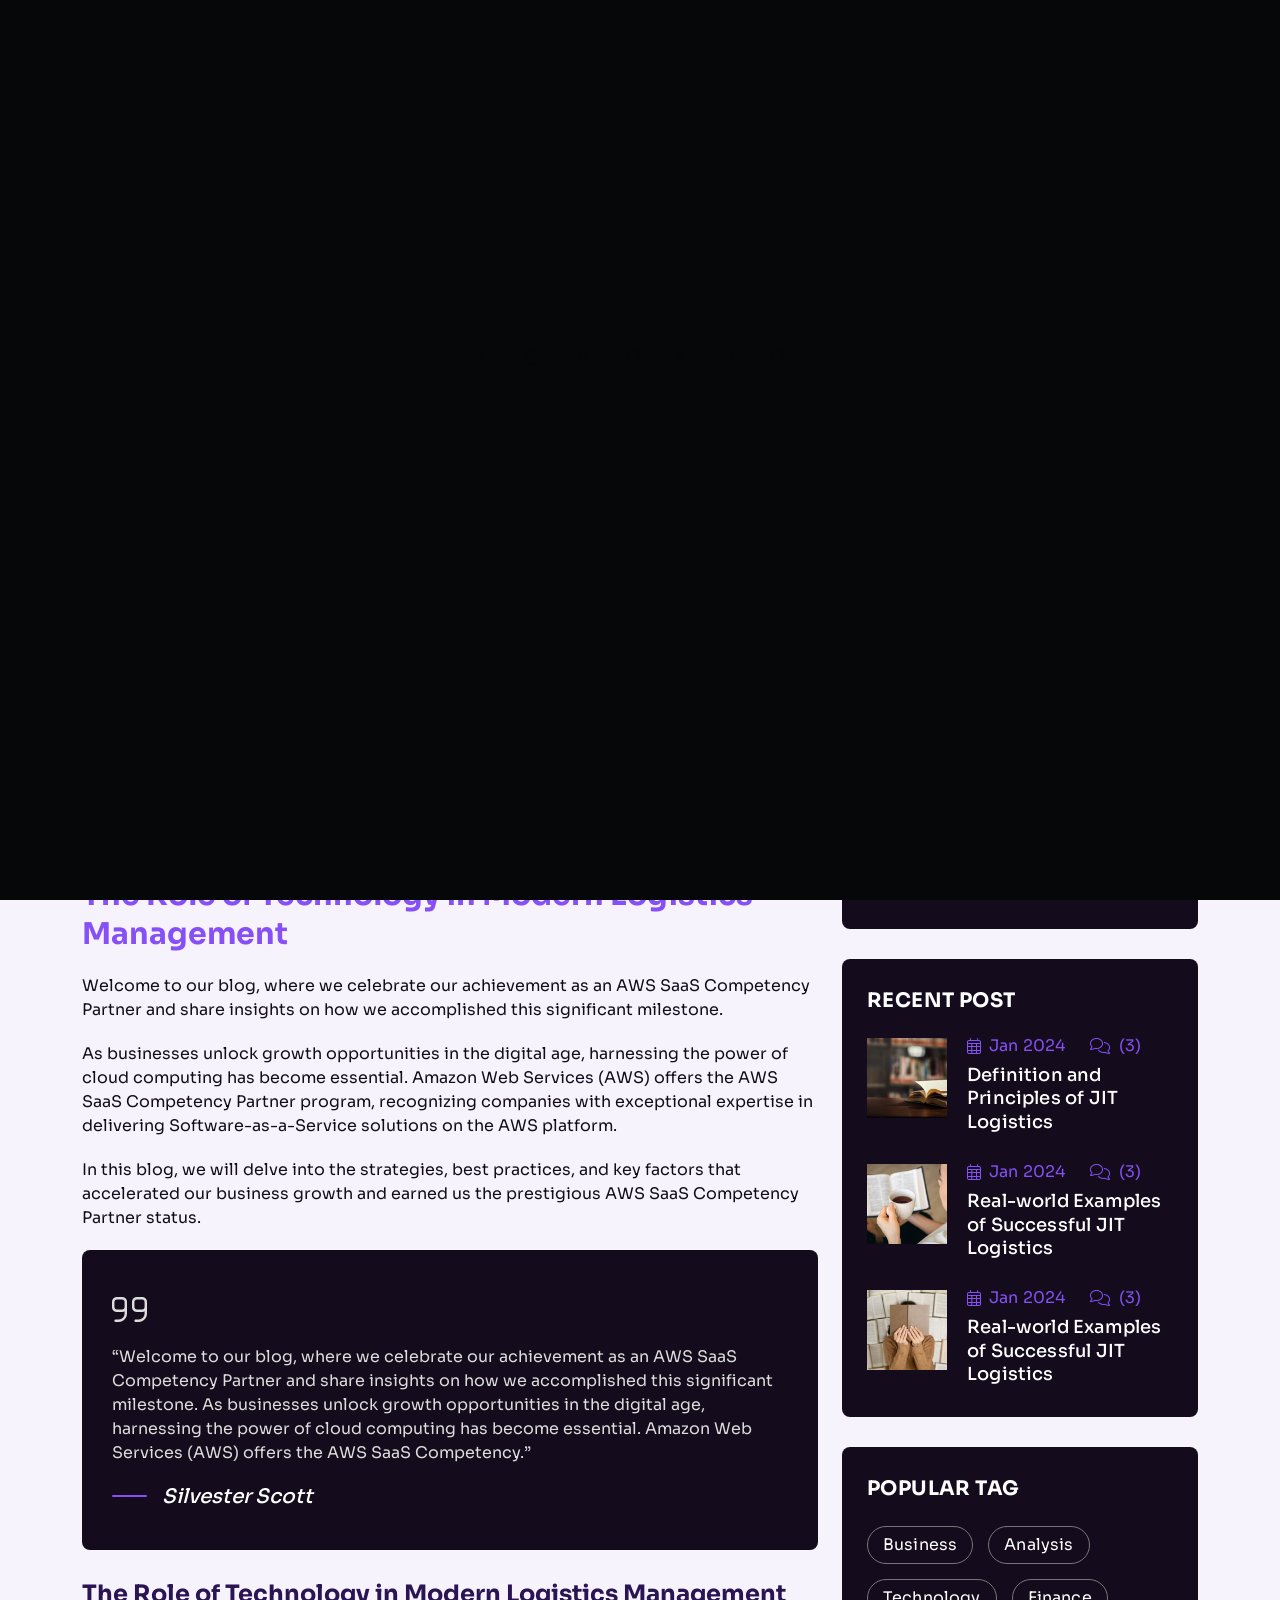
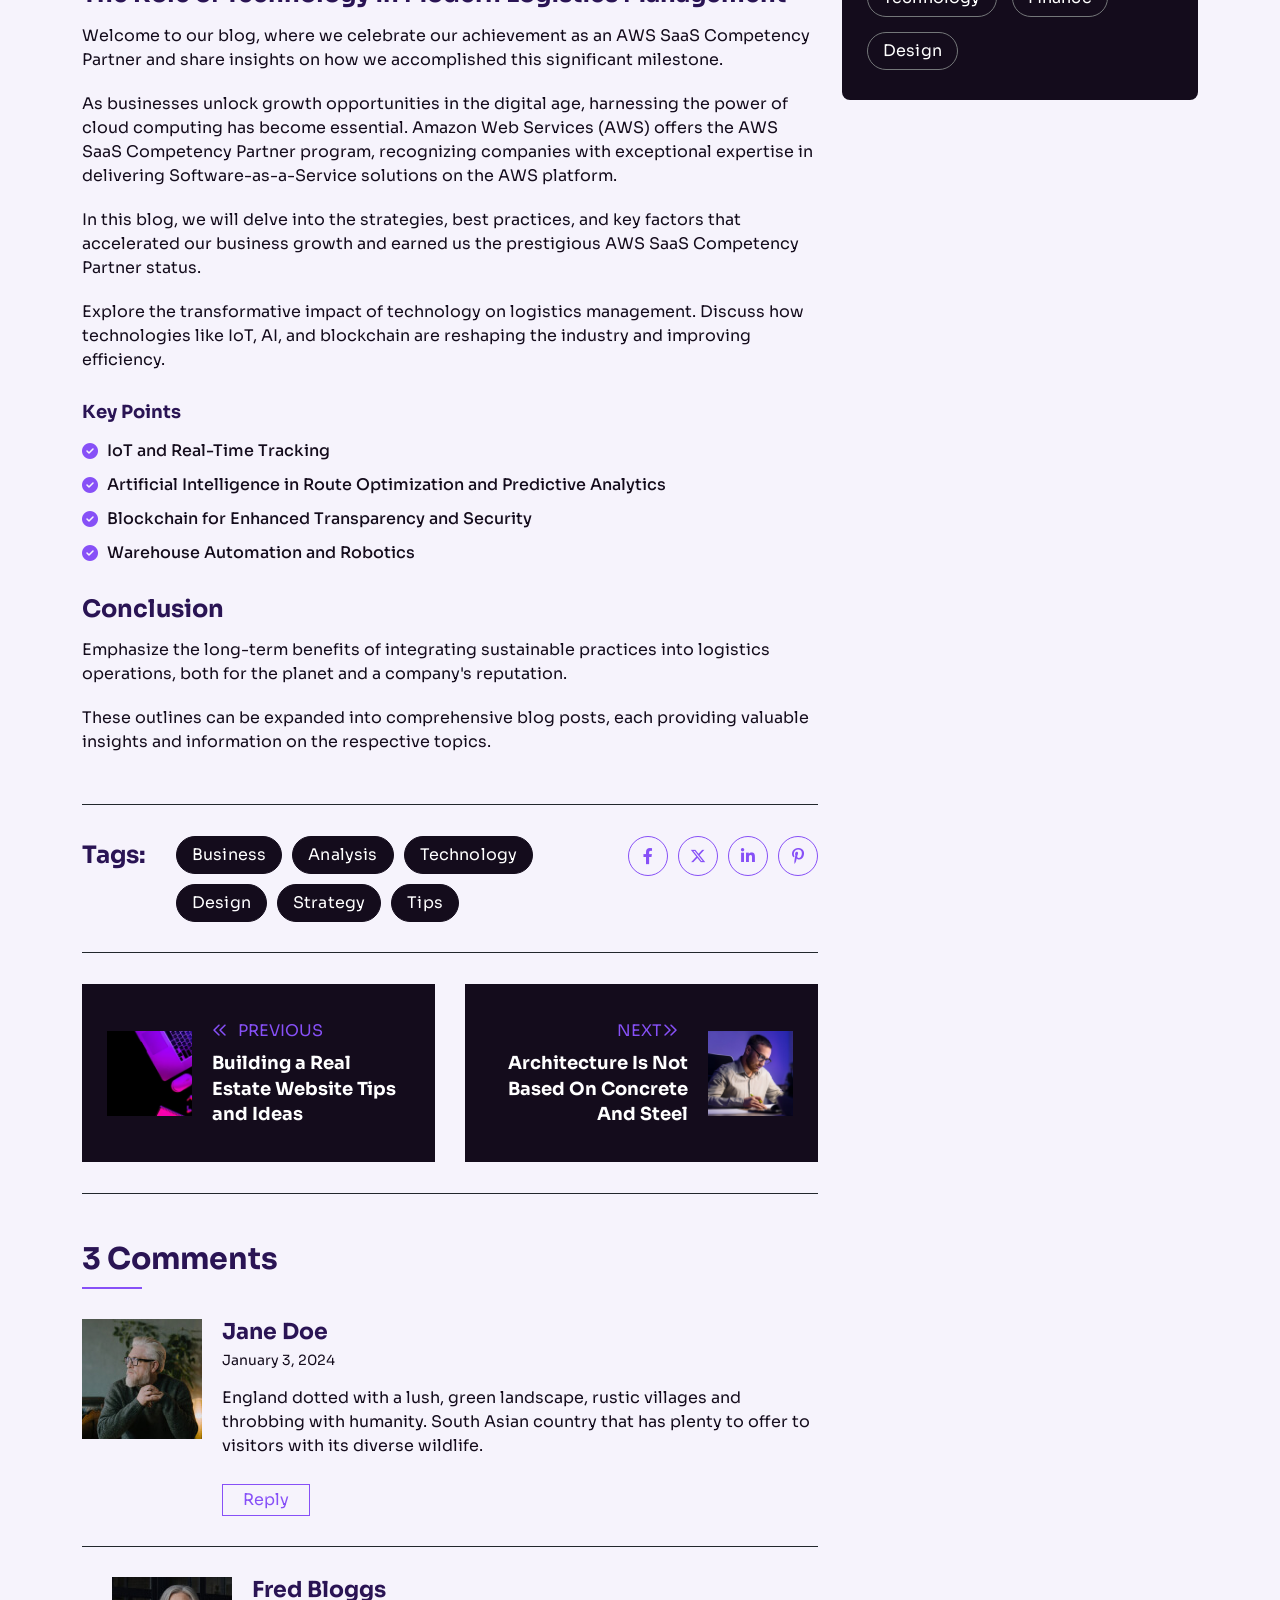
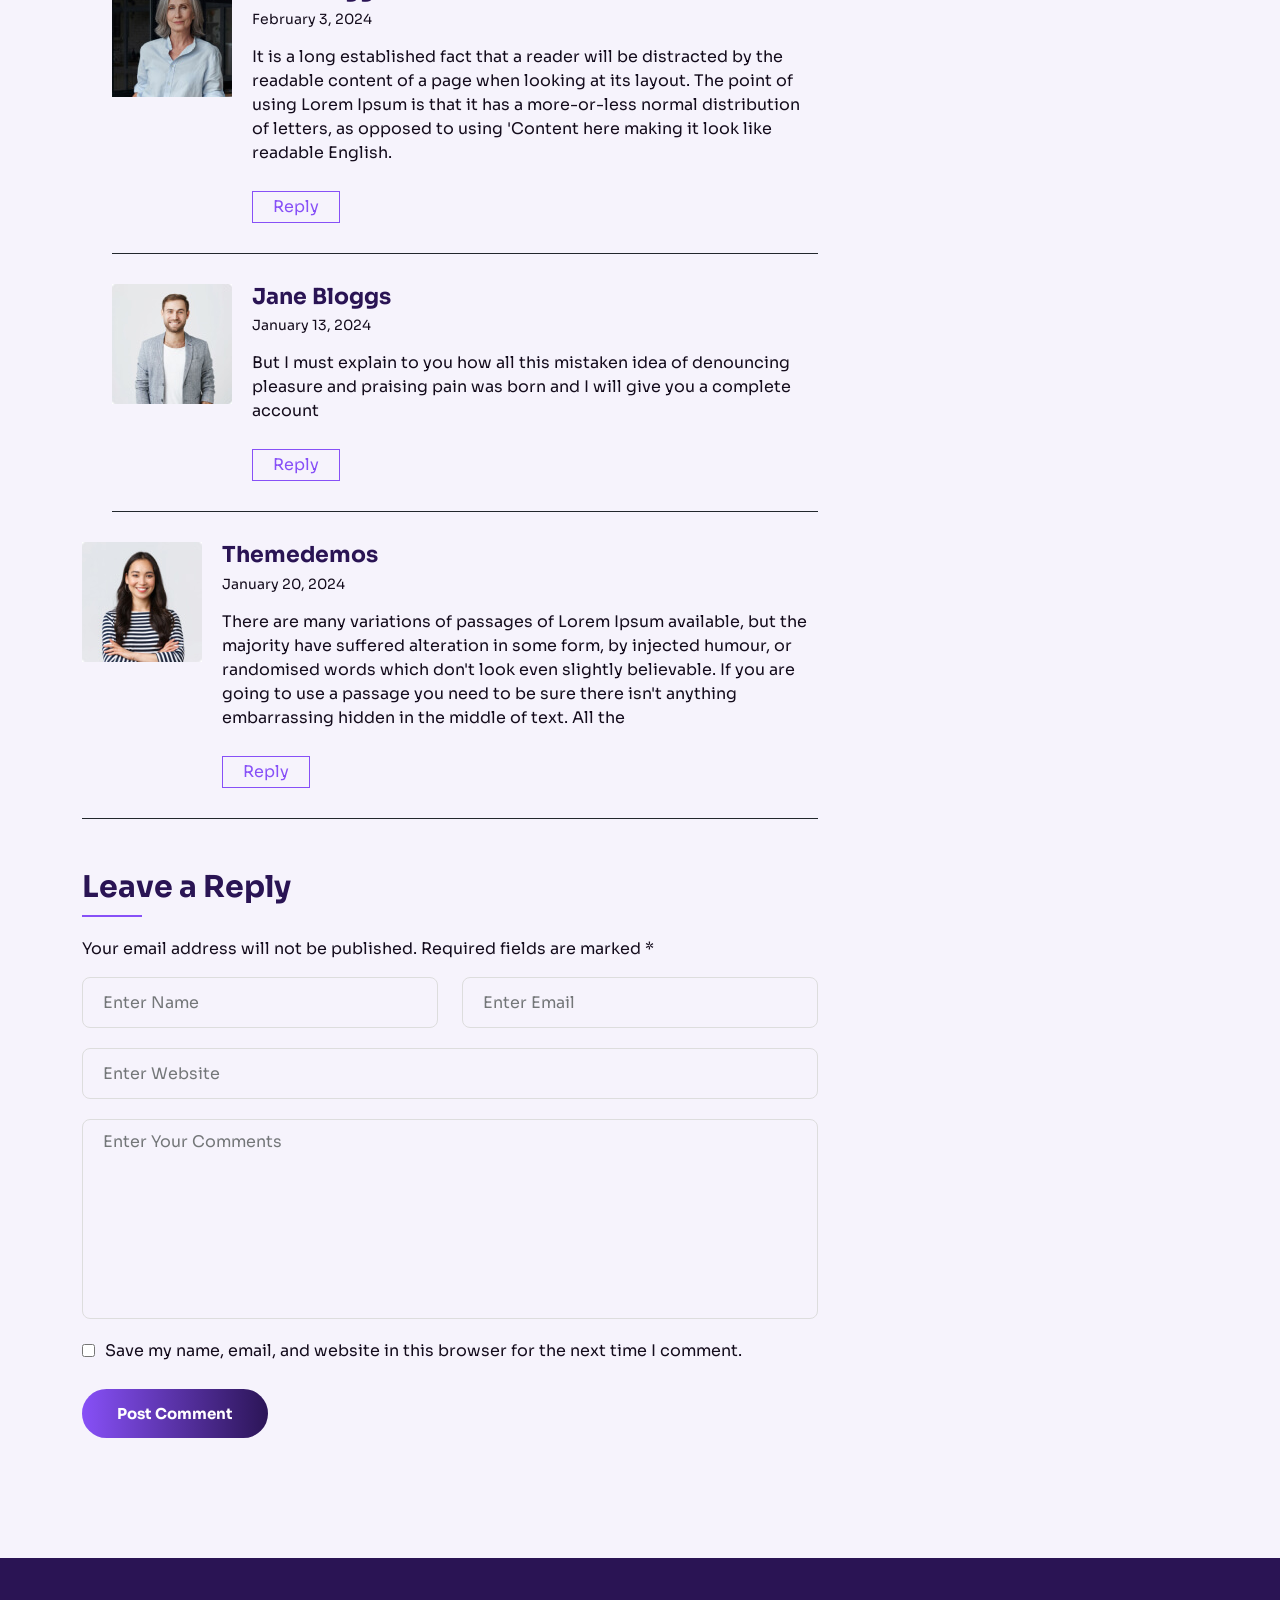
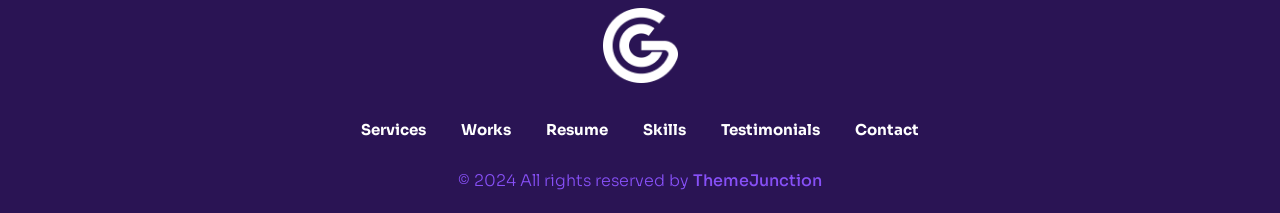
<file: Template/blog-details-light.html>
<!DOCTYPE html>
<html class="no-js" lang="en">

<head>
  <meta charset="utf-8" />
  <meta http-equiv="x-ua-compatible" content="ie=edge" />
  <meta name="viewport" content="width=device-width, initial-scale=1" />
  <meta name="description" content="" />

  <!-- Site Title -->
  <title>Blog Details - Gerold - Personal Portfolio HTML5 Template</title>

  <!-- Place favicon.ico in the root directory -->
  <link rel="apple-touch-icon" href="./assets/img/favicon.png" />
  <link rel="shortcut icon" type="image/png" href="./assets/img/favicon.png" />

  <!-- CSS here -->
  <link rel="stylesheet" href="assets/css/animate.min.css">
  <link rel="stylesheet" href="assets/css/bootstrap.min.css">
  <link rel="stylesheet" href="assets/css/font-awesome-pro.min.css">
  <link rel="stylesheet" href="assets/css/flaticon_gerold.css">
  <link rel="stylesheet" href="assets/css/nice-select.css">
  <link rel="stylesheet" href="assets/css/backToTop.css">
  <link rel="stylesheet" href="assets/css/owl.carousel.min.css">
  <link rel="stylesheet" href="assets/css/odometer-theme-default.css">
  <link rel="stylesheet" href="assets/css/magnific-popup.css">

  <link rel="stylesheet" href="assets/css/main.css">
  <link rel="stylesheet" href="assets/css/light-mode.css">
  <link rel="stylesheet" href="assets/css/responsive.css">
</head>

<body class="absolute_header inner-page light-mode">

  <!-- Preloader Area Start -->
  <div class="preloader">
    <svg viewBox="0 0 1000 1000" preserveAspectRatio="none">
      <path id="preloaderSvg" d="M0,1005S175,995,500,995s500,5,500,5V0H0Z"></path>
    </svg>

    <div class="preloader-heading">
      <div class="load-text">
        <span>L</span>
        <span>o</span>
        <span>a</span>
        <span>d</span>
        <span>i</span>
        <span>n</span>
        <span>g</span>
      </div>
    </div>
  </div>
  <!-- Preloader Area End -->


  <!-- start: Back To Top -->
  <div class="progress-wrap" id="scrollUp">
    <svg class="progress-circle svg-content" width="100%" height="100%" viewBox="-1 -1 102 102">
      <path d="M50,1 a49,49 0 0,1 0,98 a49,49 0 0,1 0,-98" />
    </svg>
  </div>
  <!-- end: Back To Top -->


  <!-- HEADER START -->
  <header class="tj-header-area header-absolute">
    <div class="container">
      <div class="row">
        <div class="col-12 d-flex flex-wrap align-items-center">

          <div class="logo-box">
            <a href="index.html">
              <img src="assets/img/logo/logo.png" alt="">
            </a>
          </div>

          <div class="header-info-list d-none d-md-inline-block">
            <ul class="ul-reset">
              <li><a href="mailto:mail@gerolddesign.com">mail@gerolddesign.com</a></li>
            </ul>
          </div>

          <div class="header-menu">
            <nav>
              <ul>
                <li><a href="#services-section">Services</a></li>
                <li><a href="#works-section">Works</a></li>
                <li><a href="#resume-section">Resume</a></li>
                <li><a href="#skills-section">Skills</a></li>
                <li><a href="#testimonials-section">Testimonials</a></li>
                <li><a href="#contact-section">Contact</a></li>
              </ul>
            </nav>
          </div>

          <div class="header-button">
            <a href="#" class="btn tj-btn-primary">Hire me!</a>
          </div>

          <div class="menu-bar d-lg-none">
            <button>
              <span></span>
              <span></span>
              <span></span>
              <span></span>
            </button>
          </div>
        </div>
      </div>
    </div>
  </header>
  <header class="tj-header-area header-2 header-sticky sticky-out">
    <div class="container">
      <div class="row">
        <div class="col-12 d-flex flex-wrap align-items-center">

          <div class="logo-box">
            <a href="index.html">
              <img src="assets/img/logo/logo-dark.png" alt="">
            </a>
          </div>

          <div class="header-info-list d-none d-md-inline-block">
            <ul class="ul-reset">
              <li><a href="mailto:mail@gerolddesign.com">mail@gerolddesign.com</a></li>
            </ul>
          </div>

          <div class="header-menu">
            <nav>
              <ul>
                <li><a href="#services-section">Services</a></li>
                <li><a href="#works-section">Works</a></li>
                <li><a href="#resume-section">Resume</a></li>
                <li><a href="#skills-section">Skills</a></li>
                <li><a href="#testimonials-section">Testimonials</a></li>
                <li><a href="#contact-section">Contact</a></li>
              </ul>
            </nav>
          </div>

          <div class="header-button">
            <a href="#" class="btn tj-btn-primary">Hire me!</a>
          </div>

          <div class="menu-bar d-lg-none">
            <button>
              <span></span>
              <span></span>
              <span></span>
              <span></span>
            </button>
          </div>
        </div>
      </div>
    </div>
  </header>
  <!-- HEADER END -->

  <main class="site-content" id="content">

    <!-- START: Breadcrumb Area -->
    <section class="breadcrumb_area" data-bg-image="./assets/img/breadcrumb/breadcrumb-bg.jpg" data-bg-color="#140C1C">
      <div class="container">
        <div class="row">
          <div class="col">
            <div class="breadcrumb_content d-flex flex-column align-items-center">
              <h2 class="title wow fadeInUp" data-wow-delay=".3s">Blog Details</h2>
              <div class="breadcrumb_navigation wow fadeInUp" data-wow-delay=".5s">
                <span><a href="index.html">Home</a></span>
                <i class="far fa-long-arrow-right"></i>
                <span class="current-item">Blog Details</span>
              </div>
            </div>
          </div>
        </div>
      </div>
    </section>
    <!-- END: Breadcrumb Area -->

    <!-- START: Blog Section -->
    <section class="full-width tj-post-details__area">
      <div class="container">
        <div class="row justify-content-center">
          <div class="col-lg-8">
            <div class="tj-post-details__container">
              <article class="tj-single__post">
                <div class="tj-post__thumb">
                  <img src="./assets/img/blog/blog-4.jpg" alt="">

                  <a href="#" class="category">Tutorial</a>
                </div>

                <div class="tj-post__content">
                  <div class="tj-post__meta entry-meta">
                    <span><i class="fa-light fa-user"></i> <a href="#">By Admin</a></span>
                    <span><i class="fa-light fa-calendar-days"></i> 11 Jul, 2023</span>
                    <span><i class="fa-light fa-comments"></i><a href="#">Comments (3)</a></span>
                  </div>
                  <h3 class="tj-post__title entry-title">
                    The Role of Technology in Modern Logistics Management
                  </h3>

                  <div class="tj-post__content">
                    <p>Welcome to our blog, where we celebrate our achievement as an AWS SaaS Competency Partner and
                      share insights on how we accomplished this significant milestone.</p>

                    <p>As businesses unlock growth opportunities in the digital age, harnessing the power of cloud
                      computing has become essential. Amazon Web Services (AWS) offers the AWS SaaS Competency Partner
                      program, recognizing companies with exceptional expertise in delivering Software-as-a-Service
                      solutions on the AWS platform.</p>

                    <p>In this blog, we will delve into the strategies, best practices, and key factors that accelerated
                      our business growth and earned us the prestigious AWS SaaS Competency Partner status.</p>

                    <blockquote class="wp-block-quote">
                      <p>“Welcome to our blog, where we celebrate our achievement as an AWS SaaS Competency Partner and
                        share insights on how we accomplished this significant milestone.
                        As businesses unlock growth opportunities in the digital age, harnessing the power of cloud
                        computing has become essential. Amazon Web Services (AWS) offers the AWS SaaS Competency.”</p>
                      <p><cite>Silvester Scott</cite></p>
                    </blockquote>

                    <h4>The Role of Technology in Modern Logistics Management</h4>
                    <p>Welcome to our blog, where we celebrate our achievement as an AWS SaaS Competency Partner and
                      share insights on how we accomplished this significant milestone.</p>

                    <p>As businesses unlock growth opportunities in the digital age, harnessing the power of cloud
                      computing has become essential. Amazon Web Services (AWS) offers the AWS SaaS Competency Partner
                      program, recognizing companies with exceptional expertise in delivering Software-as-a-Service
                      solutions on the AWS platform.</p>

                    <p>In this blog, we will delve into the strategies, best practices, and key factors that accelerated
                      our business growth and earned us the prestigious AWS SaaS Competency Partner status.</p>
                    <p>Explore the transformative impact of technology on logistics management. Discuss how technologies
                      like IoT, AI, and blockchain are reshaping the industry and improving efficiency.</p>

                    <h6>Key Points</h6>
                    <ul>
                      <li>IoT and Real-Time Tracking </li>
                      <li>Artificial Intelligence in Route Optimization and Predictive Analytics </li>
                      <li>Blockchain for Enhanced Transparency and Security </li>
                      <li>Warehouse Automation and Robotics</li>
                    </ul>

                    <h4>Conclusion</h4>
                    <p> Emphasize the long-term benefits of integrating sustainable practices into logistics operations,
                      both for the planet and a company's reputation.</p>

                    <p>These outlines can be expanded into comprehensive blog posts, each providing valuable insights
                      and information on the respective topics.</p>
                  </div>

                </div>
              </article>

              <!-- post tags & social share -->
              <div class="single-post_tag_share ">
                <!-- post tags -->
                <div class="tj_tag">
                  <h4 class="tag__title">Tags: </h4>
                  <div class="tagcloud">
                    <a href="#" rel="tag">Business</a>
                    <a href="#" rel="tag">Analysis</a>
                    <a href="#" rel="tag">Technology</a>
                    <a href="#" rel="tag">Design</a>
                    <a href="#" rel="tag">Strategy</a>
                    <a href="#" rel="tag">Tips</a>
                  </div>
                </div>
                <div class="share_link">
                  <a href="#" target="_blank" class="facebook" title="Share this on Facebook"><i
                      class="fa-brands fa-facebook-f"></i></a>
                  <a href="#" class="twitter" title="Share this on Twitter" target="_blank"><i
                      class="fa-brands fa-x-twitter"></i></a>
                  <a href="#" class="linkedin" title="Share this on Linkedin" target="_blank"><i
                      class="fa-brands fa-linkedin-in"></i></a>
                  <a href="#" class="pinterest" title="Pin this Post" target="_blank"><i
                      class="fa-brands fa-pinterest-p"></i></a>
                </div>
              </div>

              <!-- post navigation -->
              <div class="single-post__navigation">

                <!-- previous post -->
                <div class="tj-navigation_post previous">

                  <div class="tj-navigation-post_inner prev_post">
                    <div class="navigation-post_img">
                      <a href="#">
                        <img src="./assets/img/blog/1.jpg" alt=""> </a>
                    </div>
                    <div class="tj-content">
                      <div class="post_pagination_nav">
                        <i class="fa-regular fa-angle-double-left"></i>previous
                      </div>
                      <div class="post_pagination_title">
                        <h5 class="title">
                          <a href="#">Building a Real Estate Website Tips and Ideas</a>
                        </h5>
                      </div>
                    </div>
                  </div>
                </div>

                <!-- next post -->

                <div class="tj-navigation_post next">

                  <div class="tj-navigation-post_inner next_post">

                    <div class="tj-content">
                      <div class="post_pagination_nav">
                        Next<i class="fa-regular fa-angle-double-right"></i>
                      </div>
                      <div class="post_pagination_title">
                        <h5 class="title">
                          <a href="#">Architecture
                            Is Not Based On Concrete And Steel</a>
                        </h5>
                      </div>
                    </div>
                    <div class="navigation-post_img">
                      <a href="#">
                        <img src="./assets/img/blog/2.jpg" alt=""> </a>
                    </div>
                  </div>
                </div>
              </div>

              <!-- comments area -->
              <div class="tj-comments__container">

                <div class="tj-comments__wrap">
                  <div class="tj-comment__title">
                    <h3>3 Comments</h3>
                  </div>

                  <div class="tj-latest__comments">
                    <ul>
                      <li class="tj__comment">
                        <div class="tj-comment__wrap">
                          <div class="comment__avatar">
                            <img alt="" src="./assets/img/blog/user-1.jpg">
                          </div>
                          <div class="comment__text">
                            <div class="avatar__name">
                              <h5><a href="">Jane Doe</a></h5>
                              <span>January 3, 2024</span>
                            </div>
                            <p>England dotted with a lush, green landscape, rustic villages and throbbing with humanity.
                              South Asian country that has plenty to offer to visitors with its diverse wildlife.</p>
                            <div class="comment__reply">
                              <a class="comment-reply-link" href="#">Reply</a>
                            </div>
                          </div>
                        </div>

                        <ul class="children">
                          <li class="tj__comment">
                            <div class="tj-comment__wrap">
                              <div class="comment__avatar">
                                <img alt="" src="./assets/img/blog/user-2.jpg">
                              </div>
                              <div class="comment__text">
                                <div class="avatar__name">
                                  <h5><a href=""> Fred Bloggs</a></h5>
                                  <span>February 3, 2024</span>
                                </div>
                                <p>It is a long established fact that a reader will be distracted by the readable
                                  content of a page when looking at its layout. The point of using Lorem Ipsum is that
                                  it has a more-or-less normal distribution of letters, as opposed to using 'Content
                                  here making it look like readable English.</p>
                                <div class="comment__reply">
                                  <a class="comment-reply-link" href="#">Reply</a>
                                </div>
                              </div>
                            </div>
                          </li>

                          <li class="tj__comment">
                            <div class="tj-comment__wrap">
                              <div class="comment__avatar">
                                <img alt="" src="./assets/img/blog/user-3.jpg">
                              </div>
                              <div class="comment__text">
                                <div class="avatar__name">
                                  <h5><a href="">Jane Bloggs</a></h5>
                                  <span>January 13, 2024</span>
                                </div>
                                <p>But I must explain to you how all this mistaken idea of denouncing pleasure and
                                  praising pain was born and I will give you a complete account</p>
                                <div class="comment__reply">
                                  <a class="comment-reply-link" href="#">Reply</a>
                                </div>
                              </div>
                            </div>
                          </li>
                        </ul>
                      </li>
                      <li class="tj__comment">
                        <div class="tj-comment__wrap">
                          <div class="comment__avatar">
                            <img alt="" src="./assets/img/blog/user-4.jpg">
                          </div>
                          <div class="comment__text">
                            <div class="avatar__name">
                              <h5><a href="">Themedemos</a></h5>
                              <span>January 20, 2024</span>
                            </div>
                            <p>There are many variations of passages of Lorem Ipsum available, but the majority have
                              suffered alteration in some form, by injected humour, or randomised words which don't look
                              even slightly believable. If you are going to use a passage you need to be sure there
                              isn't anything embarrassing hidden in the middle of text. All the</p>
                            <div class="comment__reply">
                              <a class="comment-reply-link" href="#">Reply</a>
                            </div>
                          </div>
                        </div>
                      </li>
                    </ul>
                  </div>
                </div>

                <div class="comment-respond">
                  <h3 class="comment-reply-title">
                    <span class="tj-comment__title">Leave a Reply</span>
                  </h3>

                  <form action="index.html" class="tj-post-comment__form">
                    <p class="comment-notes"><span id="email-notes">Your email address will not be published.</span>
                      <span class="required-field-message">Required fields are marked <span
                          class="required">*</span></span>
                    </p>

                    <div class="row">
                      <div class="col-md-6">
                        <div class="form_group">
                          <input placeholder="Enter Name" id="author" name="author" type="text" aria-required="true">
                        </div>
                      </div>
                      <div class="col-md-6">
                        <div class="form_group">
                          <input placeholder="Enter Email" id="email" name="email" type="email" aria-required="true">
                        </div>
                      </div>
                      <div class="col-md-12">
                        <div class="form_group">
                          <input placeholder="Enter Website" id="url" name="url" type="url">
                        </div>
                      </div>
                    </div>

                    <div class="row">
                      <div class="col-md-12 ">
                        <div class="form_group">
                          <textarea class="msg-box" placeholder="Enter Your Comments" id="comment" name="comment"
                            cols="45" rows="8"></textarea>
                        </div>
                      </div>
                      <div class="clearfix"></div>
                    </div>

                    <p class="comment-form-cookies-consent">
                      <input id="wp-comment-cookies-consent" name="wp-comment-cookies-consent" type="checkbox"
                        value="yes">
                      <label for="wp-comment-cookies-consent">Save my name, email, and website in this browser for the
                        next time I comment.</label>
                    </p>
                    <button class="tj-btn-primary submit" type="submit">Post Comment </button>
                  </form>
                </div>
              </div>

            </div>
          </div>
          <div class="col-lg-4">
            <div class="tj_main_sidebar">
              <div class="sidebar_widget widget_search wow fadeInUp" data-wow-delay=".3s">
                <div class="tj-widget__search form_group">
                  <form class="search-form" action="#" method="get">
                    <input type="search" id="search" name="search" placeholder="Search...">
                    <button class="search-btn" type="submit"> <i class="fa-light fa-magnifying-glass"></i> </button>
                  </form>
                </div>
              </div>

              <div class="sidebar_widget widget_categories wow fadeInUp" data-wow-delay=".3s">
                <div class="widget_title">
                  <h3 class="title">Categories</h3>
                </div>

                <ul>
                  <li><a href="#">Business</a> (4)</li>
                  <li><a href="#">Analysis</a> (0)</li>
                  <li><a href="#">Technology</a> (1)</li>
                  <li><a href="#">Technology</a> (10)</li>
                </ul>
              </div>

              <div class="sidebar_widget tj_recent_posts wow fadeInUp" data-wow-delay=".3s">
                <div class="widget_title">
                  <h3 class="title">Recent post</h3>
                </div>

                <ul>
                  <li>
                    <div class="recent-post_thumb">
                      <a href="blog-details.html">
                        <img src="./assets/img/blog/post-thumb-1.jpg" alt="">
                      </a>
                    </div>

                    <div class="recent-post_content">
                      <div class="tj-post__meta entry-meta">
                        <span><i class="fa-light fa-calendar-days"></i>Jan 2024</span>
                        <span><i class="fa-light fa-comments"></i><a href="#"> (3)</a></span>
                      </div>
                      <h4 class="recent-post_title">
                        <a href="blog-details.html">Definition and Principles of JIT Logistics</a>
                      </h4>
                    </div>
                  </li>
                  <li>
                    <div class="recent-post_thumb">
                      <a href="blog-details.html">
                        <img src="./assets/img/blog/post-thumb-2.jpg" alt="">
                      </a>
                    </div>

                    <div class="recent-post_content">
                      <div class="tj-post__meta entry-meta">
                        <span><i class="fa-light fa-calendar-days"></i>Jan 2024</span>
                        <span><i class="fa-light fa-comments"></i><a href="#"> (3)</a></span>
                      </div>
                      <h4 class="recent-post_title">
                        <a href="blog-details.html">Real-world Examples of Successful JIT Logistics</a>
                      </h4>
                    </div>
                  </li>
                  <li>
                    <div class="recent-post_thumb">
                      <a href="blog-details.html">
                        <img src="./assets/img/blog/post-thumb-3.jpg" alt="">
                      </a>
                    </div>

                    <div class="recent-post_content">
                      <div class="tj-post__meta entry-meta">
                        <span><i class="fa-light fa-calendar-days"></i>Jan 2024</span>
                        <span><i class="fa-light fa-comments"></i><a href="#"> (3)</a></span>
                      </div>
                      <h4 class="recent-post_title">
                        <a href="blog-details.html">Real-world Examples of Successful JIT Logistics</a>
                      </h4>
                    </div>
                  </li>
                </ul>
              </div>

              <div class="sidebar_widget widget_tag_cloud wow fadeInUp" data-wow-delay=".3s">
                <div class="widget_title">
                  <h3 class="title">Popular tag</h3>
                </div>

                <div class="tagcloud">
                  <a href="#">Business</a>
                  <a href="#">Analysis</a>
                  <a href="#">Technology</a>
                  <a href="#">Finance</a>
                  <a href="#">Design</a>
                </div>
              </div>
            </div>
          </div>
        </div>
      </div>
    </section>
    <!-- END: Blog Section -->
  </main>

  <!-- FOOTER AREA START -->
  <footer class="tj-footer-area">
    <div class="container">
      <div class="row">
        <div class="col-md-12 text-center">
          <div class="footer-logo-box">
            <a href="#"><img src="assets/img/logo/logo.png" alt=""></a>
          </div>
          <div class="footer-menu">
            <nav>
              <ul>
                <li><a href="#services-section">Services</a></li>
                <li><a href="#works-section">Works</a></li>
                <li><a href="#resume-section">Resume</a></li>
                <li><a href="#skills-section">Skills</a></li>
                <li><a href="#testimonials-section">Testimonials</a></li>
                <li><a href="#contact-section">Contact</a></li>
              </ul>
            </nav>
          </div>
          <div class="copy-text">
            <p>&copy; 2024 All rights reserved by <a href="#" target="_blank">ThemeJunction</a></p>
          </div>
        </div>
      </div>
    </div>
  </footer>
  <!-- FOOTER AREA END -->


  <!-- CSS here -->
  <script src="assets/js/jquery.min.js"></script>
  <script src="assets/js/bootstrap.bundle.min.js"></script>
  <script src="assets/js/nice-select.min.js"></script>
  <script src="assets/js/backToTop.js"></script>
  <script src="assets/js/smooth-scroll.js"></script>
  <script src="assets/js/appear.min.js"></script>
  <script src="assets/js/wow.min.js"></script>
  <script src="assets/js/gsap.min.js"></script>
  <script src="assets/js/one-page-nav.js"></script>
  <script src="assets/js/lightcase.js"></script>
  <script src="assets/js/owl.carousel.min.js"></script>
  <script src="assets/js/isotope.pkgd.min.js"></script>
  <script src="assets/js/odometer.min.js"></script>
  <script src="assets/js/magnific-popup.js"></script>

  <script src="assets/js/main.js"></script>
</body>

</html>
</file>
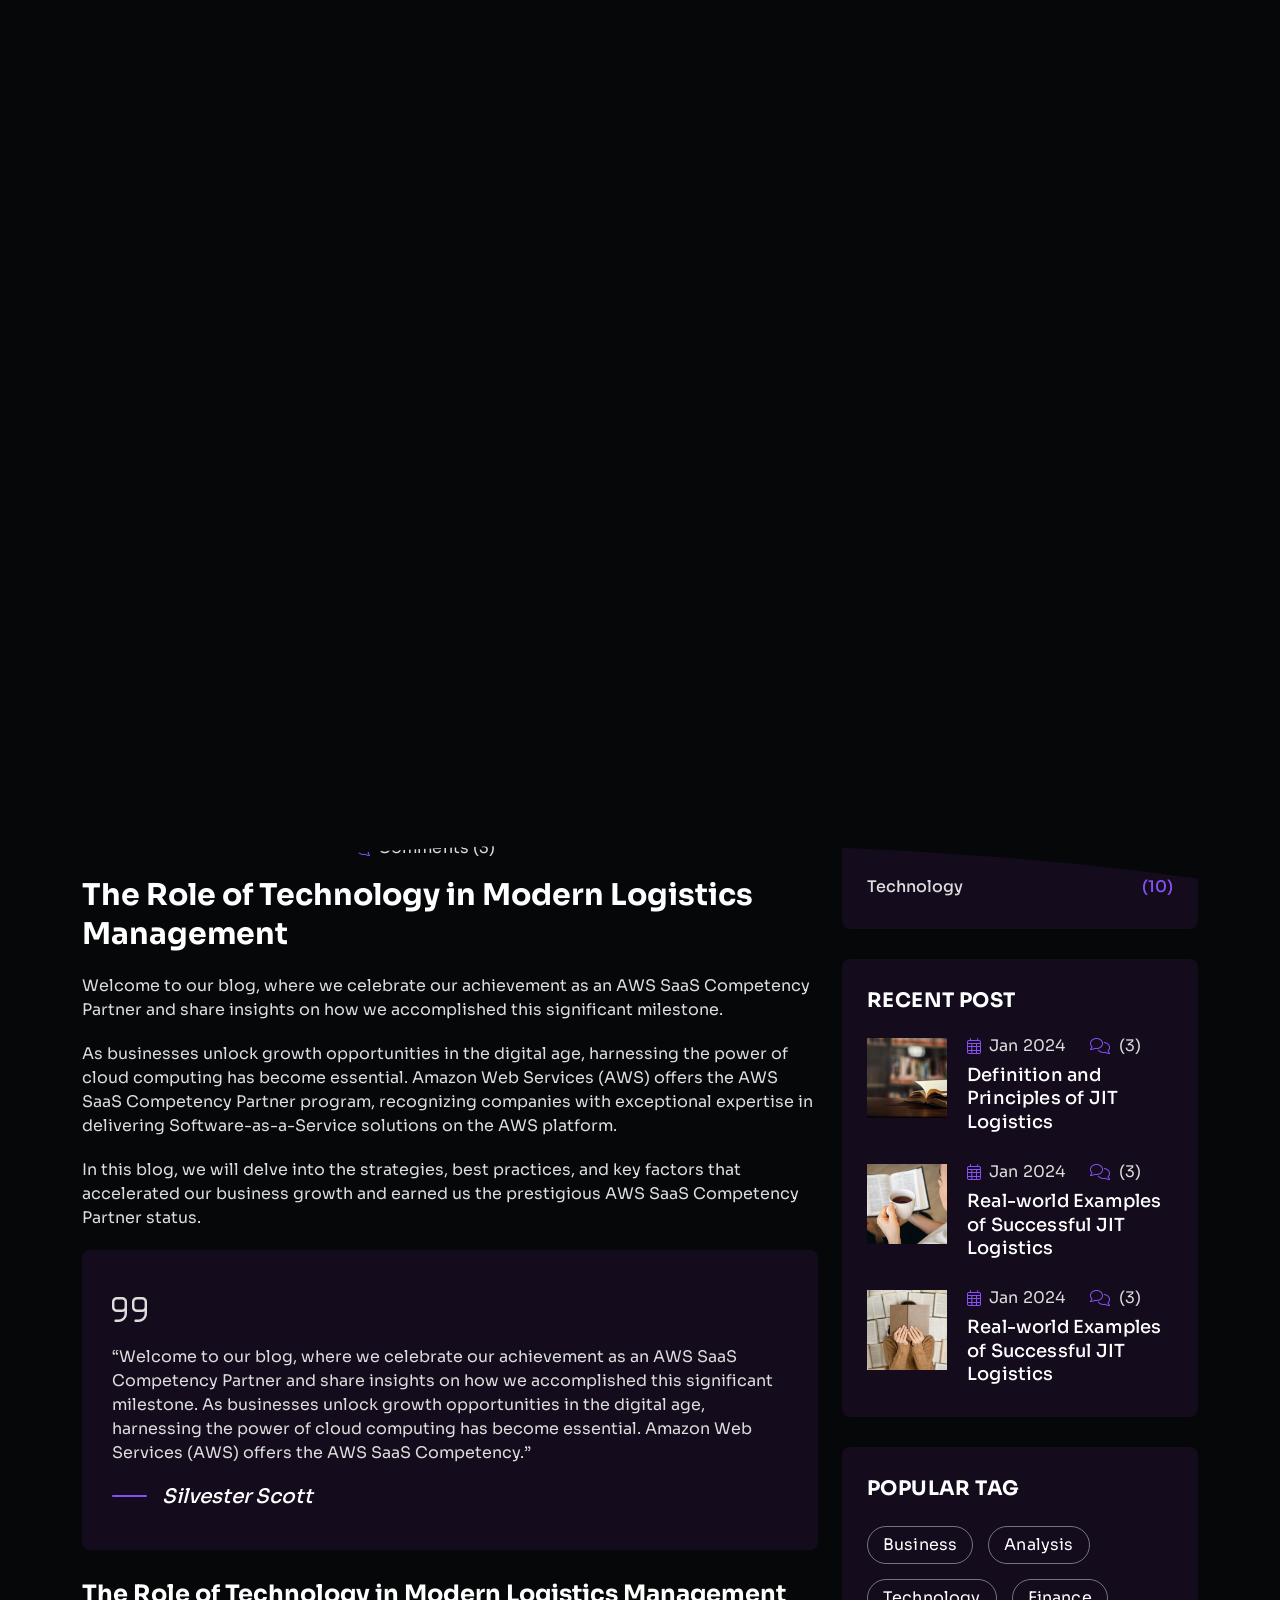
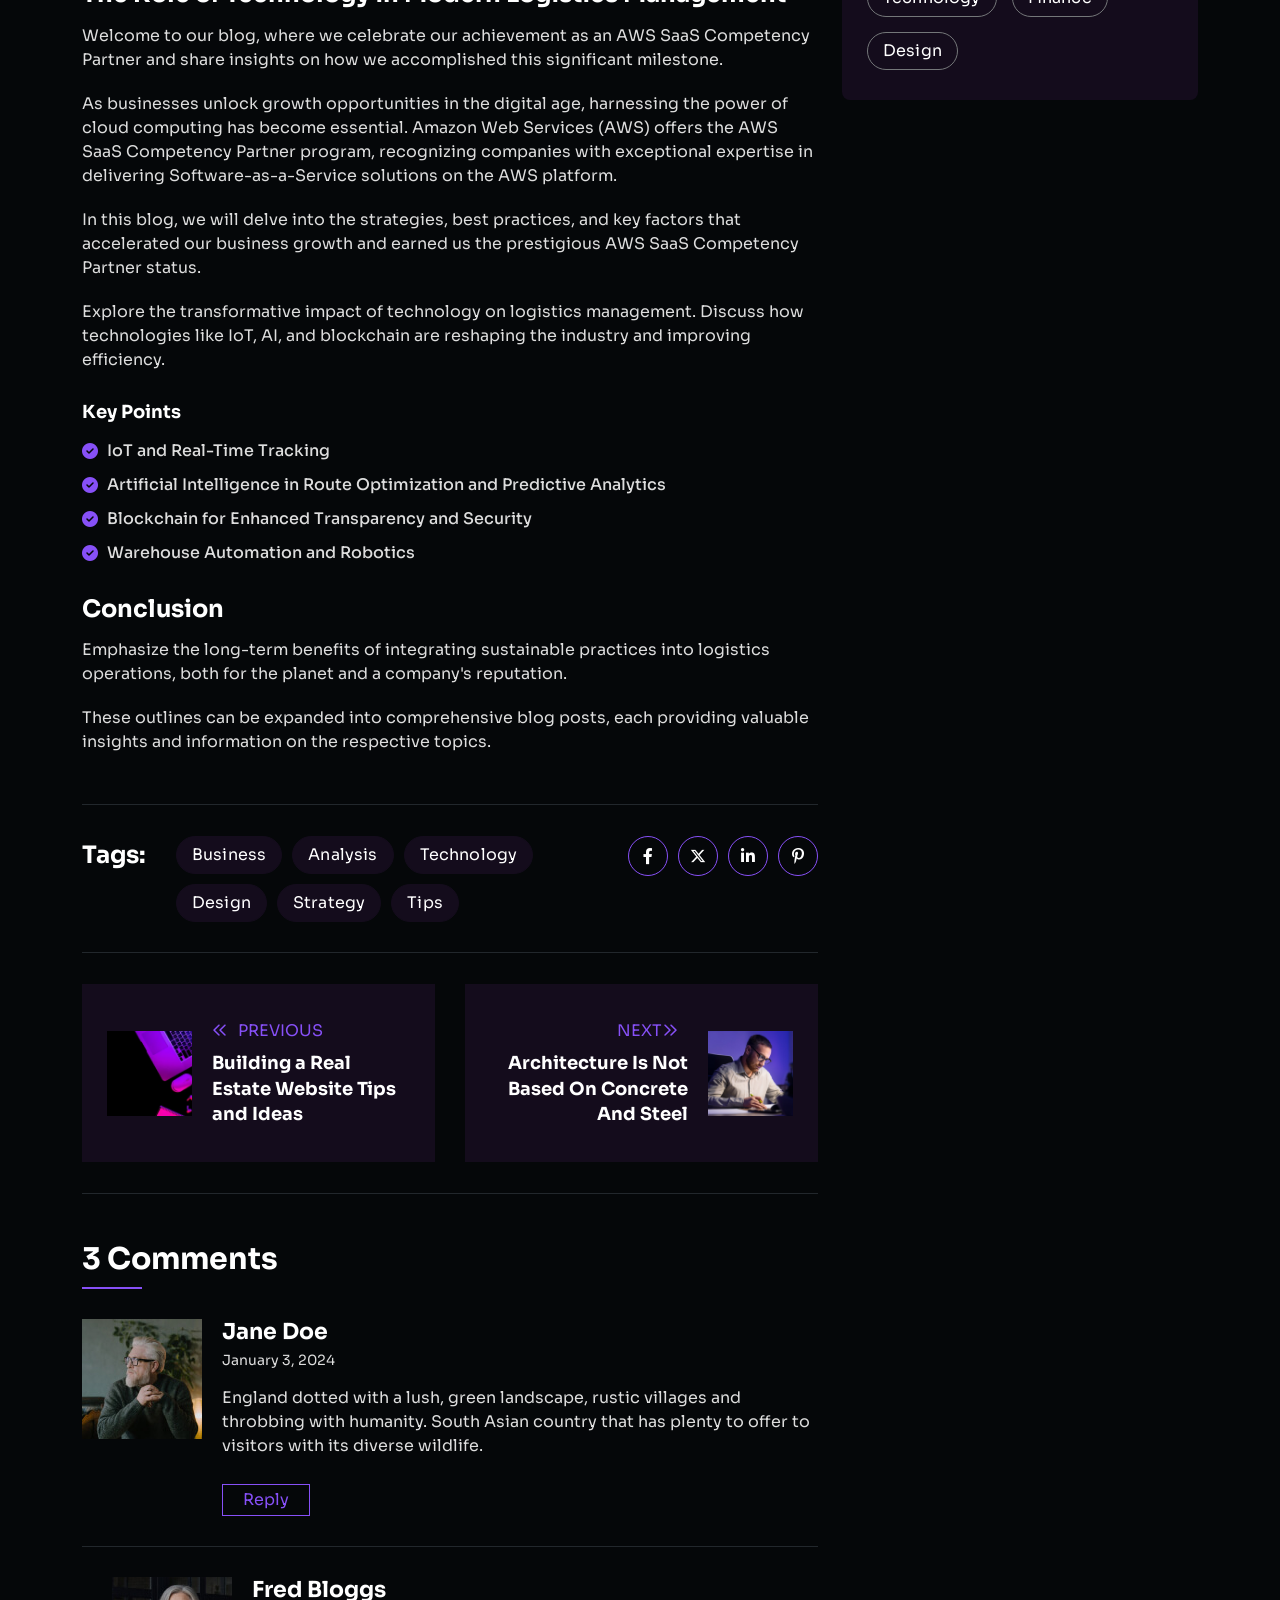
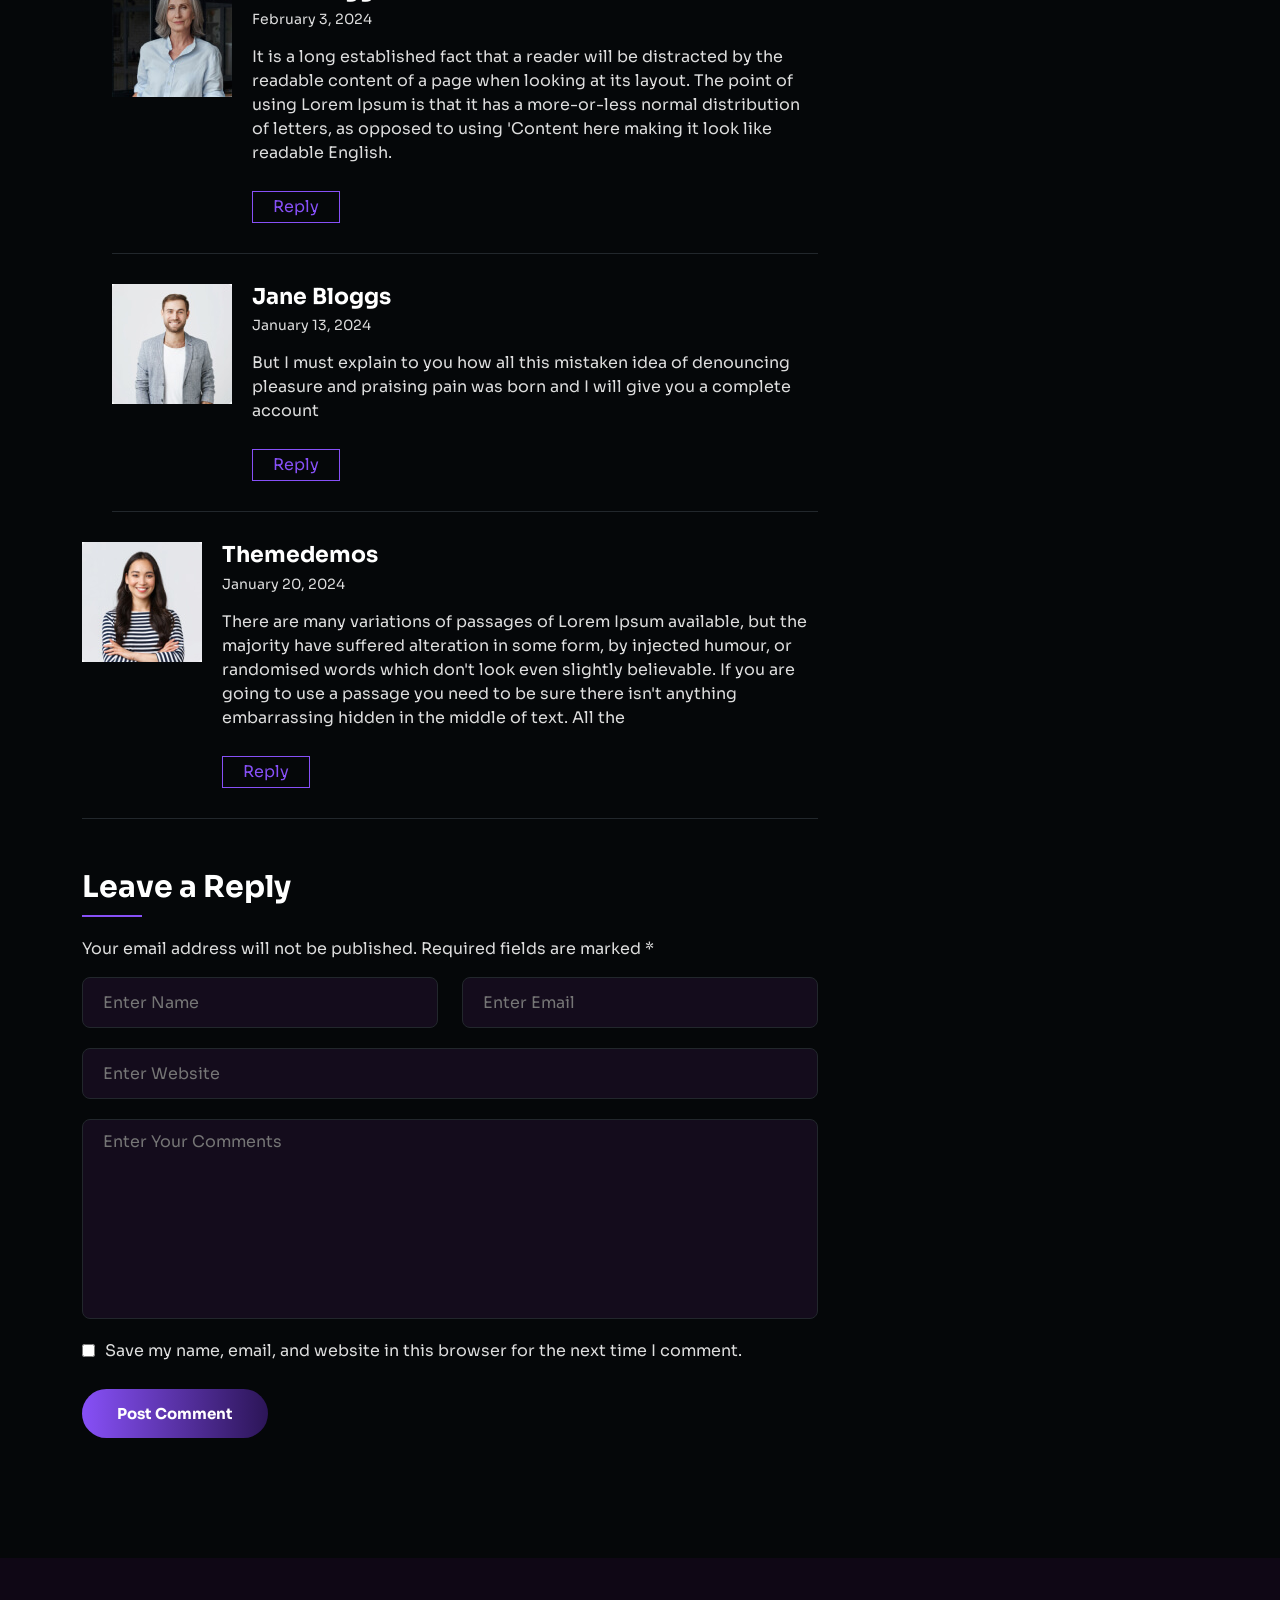
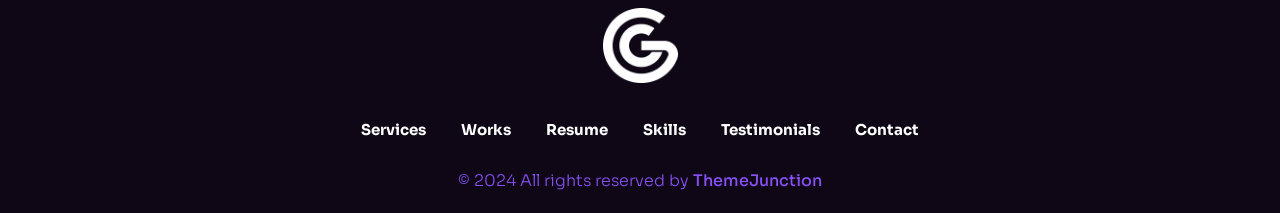
<file: Template/blog-details.html>
<!DOCTYPE html>
<html class="no-js" lang="en">

<head>
  <meta charset="utf-8" />
  <meta http-equiv="x-ua-compatible" content="ie=edge" />
  <meta name="viewport" content="width=device-width, initial-scale=1" />
  <meta name="description" content="" />

  <!-- Site Title -->
  <title>Blog Details - Gerold - Personal Portfolio HTML5 Template</title>

  <!-- Place favicon.ico in the root directory -->
  <link rel="apple-touch-icon" href="./assets/img/favicon.png" />
  <link rel="shortcut icon" type="image/png" href="./assets/img/favicon.png" />

  <!-- CSS here -->
  <link rel="stylesheet" href="assets/css/animate.min.css">
  <link rel="stylesheet" href="assets/css/bootstrap.min.css">
  <link rel="stylesheet" href="assets/css/font-awesome-pro.min.css">
  <link rel="stylesheet" href="assets/css/flaticon_gerold.css">
  <link rel="stylesheet" href="assets/css/nice-select.css">
  <link rel="stylesheet" href="assets/css/backToTop.css">
  <link rel="stylesheet" href="assets/css/owl.carousel.min.css">
  <link rel="stylesheet" href="assets/css/odometer-theme-default.css">
  <link rel="stylesheet" href="assets/css/magnific-popup.css">

  <link rel="stylesheet" href="assets/css/main.css">
  <link rel="stylesheet" href="assets/css/light-mode.css">
  <link rel="stylesheet" href="assets/css/responsive.css">
</head>

<body class="absolute_header">

  <!-- Preloader Area Start -->
  <div class="preloader">
    <svg viewBox="0 0 1000 1000" preserveAspectRatio="none">
      <path id="preloaderSvg" d="M0,1005S175,995,500,995s500,5,500,5V0H0Z"></path>
    </svg>

    <div class="preloader-heading">
      <div class="load-text">
        <span>L</span>
        <span>o</span>
        <span>a</span>
        <span>d</span>
        <span>i</span>
        <span>n</span>
        <span>g</span>
      </div>
    </div>
  </div>
  <!-- Preloader Area End -->


  <!-- start: Back To Top -->
  <div class="progress-wrap" id="scrollUp">
    <svg class="progress-circle svg-content" width="100%" height="100%" viewBox="-1 -1 102 102">
      <path d="M50,1 a49,49 0 0,1 0,98 a49,49 0 0,1 0,-98" />
    </svg>
  </div>
  <!-- end: Back To Top -->


  <!-- HEADER START -->
  <header class="tj-header-area header-absolute">
    <div class="container">
      <div class="row">
        <div class="col-12 d-flex flex-wrap align-items-center">

          <div class="logo-box">
            <a href="index.html">
              <img src="assets/img/logo/logo.png" alt="">
            </a>
          </div>

          <div class="header-info-list d-none d-md-inline-block">
            <ul class="ul-reset">
              <li><a href="mailto:mail@gerolddesign.com">mail@gerolddesign.com</a></li>
            </ul>
          </div>

          <div class="header-menu">
            <nav>
              <ul>
                <li><a href="#services-section">Services</a></li>
                <li><a href="#works-section">Works</a></li>
                <li><a href="#resume-section">Resume</a></li>
                <li><a href="#skills-section">Skills</a></li>
                <li><a href="#testimonials-section">Testimonials</a></li>
                <li><a href="#contact-section">Contact</a></li>
              </ul>
            </nav>
          </div>

          <div class="header-button">
            <a href="#" class="btn tj-btn-primary">Hire me!</a>
          </div>

          <div class="menu-bar d-lg-none">
            <button>
              <span></span>
              <span></span>
              <span></span>
              <span></span>
            </button>
          </div>
        </div>
      </div>
    </div>
  </header>
  <header class="tj-header-area header-2 header-sticky sticky-out">
    <div class="container">
      <div class="row">
        <div class="col-12 d-flex flex-wrap align-items-center">

          <div class="logo-box">
            <a href="index.html">
              <img src="assets/img/logo/logo.png" alt="">
            </a>
          </div>

          <div class="header-info-list d-none d-md-inline-block">
            <ul class="ul-reset">
              <li><a href="mailto:mail@gerolddesign.com">mail@gerolddesign.com</a></li>
            </ul>
          </div>

          <div class="header-menu">
            <nav>
              <ul>
                <li><a href="#services-section">Services</a></li>
                <li><a href="#works-section">Works</a></li>
                <li><a href="#resume-section">Resume</a></li>
                <li><a href="#skills-section">Skills</a></li>
                <li><a href="#testimonials-section">Testimonials</a></li>
                <li><a href="#contact-section">Contact</a></li>
              </ul>
            </nav>
          </div>

          <div class="header-button">
            <a href="#" class="btn tj-btn-primary">Hire me!</a>
          </div>

          <div class="menu-bar d-lg-none">
            <button>
              <span></span>
              <span></span>
              <span></span>
              <span></span>
            </button>
          </div>
        </div>
      </div>
    </div>
  </header>
  <!-- HEADER END -->

  <main class="site-content" id="content">

    <!-- START: Breadcrumb Area -->
    <section class="breadcrumb_area" data-bg-image="./assets/img/breadcrumb/breadcrumb-bg.jpg" data-bg-color="#140C1C">
      <div class="container">
        <div class="row">
          <div class="col">
            <div class="breadcrumb_content d-flex flex-column align-items-center">
              <h2 class="title wow fadeInUp" data-wow-delay=".3s">Blog Details</h2>
              <div class="breadcrumb_navigation wow fadeInUp" data-wow-delay=".5s">
                <span><a href="index.html">Home</a></span>
                <i class="far fa-long-arrow-right"></i>
                <span class="current-item">Blog Details</span>
              </div>
            </div>
          </div>
        </div>
      </div>
    </section>
    <!-- END: Breadcrumb Area -->

    <!-- START: Blog Section -->
    <section class="full-width tj-post-details__area">
      <div class="container">
        <div class="row justify-content-center">
          <div class="col-lg-8">
            <div class="tj-post-details__container">
              <article class="tj-single__post">
                <div class="tj-post__thumb">
                  <img src="./assets/img/blog/blog-4.jpg" alt="">

                  <a href="#" class="category">Tutorial</a>
                </div>

                <div class="tj-post__content">
                  <div class="tj-post__meta entry-meta">
                    <span><i class="fa-light fa-user"></i> <a href="#">By Admin</a></span>
                    <span><i class="fa-light fa-calendar-days"></i> 11 Jul, 2023</span>
                    <span><i class="fa-light fa-comments"></i><a href="#">Comments (3)</a></span>
                  </div>
                  <h3 class="tj-post__title entry-title">
                    The Role of Technology in Modern Logistics Management
                  </h3>

                  <div class="tj-post__content">
                    <p>Welcome to our blog, where we celebrate our achievement as an AWS SaaS Competency Partner and
                      share insights on how we accomplished this significant milestone.</p>

                    <p>As businesses unlock growth opportunities in the digital age, harnessing the power of cloud
                      computing has become essential. Amazon Web Services (AWS) offers the AWS SaaS Competency Partner
                      program, recognizing companies with exceptional expertise in delivering Software-as-a-Service
                      solutions on the AWS platform.</p>

                    <p>In this blog, we will delve into the strategies, best practices, and key factors that accelerated
                      our business growth and earned us the prestigious AWS SaaS Competency Partner status.</p>

                    <blockquote class="wp-block-quote">
                      <p>“Welcome to our blog, where we celebrate our achievement as an AWS SaaS Competency Partner and
                        share insights on how we accomplished this significant milestone.
                        As businesses unlock growth opportunities in the digital age, harnessing the power of cloud
                        computing has become essential. Amazon Web Services (AWS) offers the AWS SaaS Competency.”</p>
                      <p><cite>Silvester Scott</cite></p>
                    </blockquote>

                    <h4>The Role of Technology in Modern Logistics Management</h4>
                    <p>Welcome to our blog, where we celebrate our achievement as an AWS SaaS Competency Partner and
                      share insights on how we accomplished this significant milestone.</p>

                    <p>As businesses unlock growth opportunities in the digital age, harnessing the power of cloud
                      computing has become essential. Amazon Web Services (AWS) offers the AWS SaaS Competency Partner
                      program, recognizing companies with exceptional expertise in delivering Software-as-a-Service
                      solutions on the AWS platform.</p>

                    <p>In this blog, we will delve into the strategies, best practices, and key factors that accelerated
                      our business growth and earned us the prestigious AWS SaaS Competency Partner status.</p>
                    <p>Explore the transformative impact of technology on logistics management. Discuss how technologies
                      like IoT, AI, and blockchain are reshaping the industry and improving efficiency.</p>

                    <h6>Key Points</h6>
                    <ul>
                      <li>IoT and Real-Time Tracking </li>
                      <li>Artificial Intelligence in Route Optimization and Predictive Analytics </li>
                      <li>Blockchain for Enhanced Transparency and Security </li>
                      <li>Warehouse Automation and Robotics</li>
                    </ul>

                    <h4>Conclusion</h4>
                    <p> Emphasize the long-term benefits of integrating sustainable practices into logistics operations,
                      both for the planet and a company's reputation.</p>

                    <p>These outlines can be expanded into comprehensive blog posts, each providing valuable insights
                      and information on the respective topics.</p>
                  </div>

                </div>
              </article>

              <!-- post tags & social share -->
              <div class="single-post_tag_share ">
                <!-- post tags -->
                <div class="tj_tag">
                  <h4 class="tag__title">Tags: </h4>
                  <div class="tagcloud">
                    <a href="#" rel="tag">Business</a>
                    <a href="#" rel="tag">Analysis</a>
                    <a href="#" rel="tag">Technology</a>
                    <a href="#" rel="tag">Design</a>
                    <a href="#" rel="tag">Strategy</a>
                    <a href="#" rel="tag">Tips</a>
                  </div>
                </div>
                <div class="share_link">
                  <a href="#" target="_blank" class="facebook" title="Share this on Facebook"><i
                      class="fa-brands fa-facebook-f"></i></a>
                  <a href="#" class="twitter" title="Share this on Twitter" target="_blank"><i
                      class="fa-brands fa-x-twitter"></i></a>
                  <a href="#" class="linkedin" title="Share this on Linkedin" target="_blank"><i
                      class="fa-brands fa-linkedin-in"></i></a>
                  <a href="#" class="pinterest" title="Pin this Post" target="_blank"><i
                      class="fa-brands fa-pinterest-p"></i></a>
                </div>
              </div>

              <!-- post navigation -->
              <div class="single-post__navigation">

                <!-- previous post -->
                <div class="tj-navigation_post previous">

                  <div class="tj-navigation-post_inner prev_post">
                    <div class="navigation-post_img">
                      <a href="#">
                        <img src="./assets/img/blog/1.jpg" alt=""> </a>
                    </div>
                    <div class="tj-content">
                      <div class="post_pagination_nav">
                        <i class="fa-regular fa-angle-double-left"></i>previous
                      </div>
                      <div class="post_pagination_title">
                        <h5 class="title">
                          <a href="#">Building a Real Estate Website Tips and Ideas</a>
                        </h5>
                      </div>
                    </div>
                  </div>
                </div>

                <!-- next post -->

                <div class="tj-navigation_post next">

                  <div class="tj-navigation-post_inner next_post">

                    <div class="tj-content">
                      <div class="post_pagination_nav">
                        Next<i class="fa-regular fa-angle-double-right"></i>
                      </div>
                      <div class="post_pagination_title">
                        <h5 class="title">
                          <a href="#">Architecture
                            Is Not Based On Concrete And Steel</a>
                        </h5>
                      </div>
                    </div>
                    <div class="navigation-post_img">
                      <a href="#">
                        <img src="./assets/img/blog/2.jpg" alt=""> </a>
                    </div>
                  </div>
                </div>
              </div>

              <!-- comments area -->
              <div class="tj-comments__container">

                <div class="tj-comments__wrap">
                  <div class="tj-comment__title">
                    <h3>3 Comments</h3>
                  </div>

                  <div class="tj-latest__comments">
                    <ul>
                      <li class="tj__comment">
                        <div class="tj-comment__wrap">
                          <div class="comment__avatar">
                            <img alt="" src="./assets/img/blog/user-1.jpg">
                          </div>
                          <div class="comment__text">
                            <div class="avatar__name">
                              <h5><a href="">Jane Doe</a></h5>
                              <span>January 3, 2024</span>
                            </div>
                            <p>England dotted with a lush, green landscape, rustic villages and throbbing with humanity.
                              South Asian country that has plenty to offer to visitors with its diverse wildlife.</p>
                            <div class="comment__reply">
                              <a class="comment-reply-link" href="#">Reply</a>
                            </div>
                          </div>
                        </div>

                        <ul class="children">
                          <li class="tj__comment">
                            <div class="tj-comment__wrap">
                              <div class="comment__avatar">
                                <img alt="" src="./assets/img/blog/user-2.jpg">
                              </div>
                              <div class="comment__text">
                                <div class="avatar__name">
                                  <h5><a href=""> Fred Bloggs</a></h5>
                                  <span>February 3, 2024</span>
                                </div>
                                <p>It is a long established fact that a reader will be distracted by the readable
                                  content of a page when looking at its layout. The point of using Lorem Ipsum is that
                                  it has a more-or-less normal distribution of letters, as opposed to using 'Content
                                  here making it look like readable English.</p>
                                <div class="comment__reply">
                                  <a class="comment-reply-link" href="#">Reply</a>
                                </div>
                              </div>
                            </div>
                          </li>

                          <li class="tj__comment">
                            <div class="tj-comment__wrap">
                              <div class="comment__avatar">
                                <img alt="" src="./assets/img/blog/user-3.jpg">
                              </div>
                              <div class="comment__text">
                                <div class="avatar__name">
                                  <h5><a href="">Jane Bloggs</a></h5>
                                  <span>January 13, 2024</span>
                                </div>
                                <p>But I must explain to you how all this mistaken idea of denouncing pleasure and
                                  praising pain was born and I will give you a complete account</p>
                                <div class="comment__reply">
                                  <a class="comment-reply-link" href="#">Reply</a>
                                </div>
                              </div>
                            </div>
                          </li>
                        </ul>
                      </li>
                      <li class="tj__comment">
                        <div class="tj-comment__wrap">
                          <div class="comment__avatar">
                            <img alt="" src="./assets/img/blog/user-4.jpg">
                          </div>
                          <div class="comment__text">
                            <div class="avatar__name">
                              <h5><a href="">Themedemos</a></h5>
                              <span>January 20, 2024</span>
                            </div>
                            <p>There are many variations of passages of Lorem Ipsum available, but the majority have
                              suffered alteration in some form, by injected humour, or randomised words which don't look
                              even slightly believable. If you are going to use a passage you need to be sure there
                              isn't anything embarrassing hidden in the middle of text. All the</p>
                            <div class="comment__reply">
                              <a class="comment-reply-link" href="#">Reply</a>
                            </div>
                          </div>
                        </div>
                      </li>
                    </ul>
                  </div>
                </div>

                <div class="comment-respond">
                  <h3 class="comment-reply-title">
                    <span class="tj-comment__title">Leave a Reply</span>
                  </h3>

                  <form action="index.html" class="tj-post-comment__form">
                    <p class="comment-notes"><span id="email-notes">Your email address will not be published.</span>
                      <span class="required-field-message">Required fields are marked <span
                          class="required">*</span></span>
                    </p>

                    <div class="row">
                      <div class="col-md-6">
                        <div class="form_group">
                          <input placeholder="Enter Name" id="author" name="author" type="text" aria-required="true">
                        </div>
                      </div>
                      <div class="col-md-6">
                        <div class="form_group">
                          <input placeholder="Enter Email" id="email" name="email" type="email" aria-required="true">
                        </div>
                      </div>
                      <div class="col-md-12">
                        <div class="form_group">
                          <input placeholder="Enter Website" id="url" name="url" type="url">
                        </div>
                      </div>
                    </div>

                    <div class="row">
                      <div class="col-md-12 ">
                        <div class="form_group">
                          <textarea class="msg-box" placeholder="Enter Your Comments" id="comment" name="comment"
                            cols="45" rows="8"></textarea>
                        </div>
                      </div>
                      <div class="clearfix"></div>
                    </div>

                    <p class="comment-form-cookies-consent">
                      <input id="wp-comment-cookies-consent" name="wp-comment-cookies-consent" type="checkbox"
                        value="yes">
                      <label for="wp-comment-cookies-consent">Save my name, email, and website in this browser for the
                        next time I comment.</label>
                    </p>
                    <button class="tj-btn-primary submit" type="submit">Post Comment </button>
                  </form>
                </div>
              </div>

            </div>
          </div>
          <div class="col-lg-4">
            <div class="tj_main_sidebar">
              <div class="sidebar_widget widget_search wow fadeInUp" data-wow-delay=".3s">
                <div class="tj-widget__search form_group">
                  <form class="search-form" action="#" method="get">
                    <input type="search" id="search" name="search" placeholder="Search...">
                    <button class="search-btn" type="submit"> <i class="fa-light fa-magnifying-glass"></i> </button>
                  </form>
                </div>
              </div>

              <div class="sidebar_widget widget_categories wow fadeInUp" data-wow-delay=".3s">
                <div class="widget_title">
                  <h3 class="title">Categories</h3>
                </div>

                <ul>
                  <li><a href="#">Business</a> (4)</li>
                  <li><a href="#">Analysis</a> (0)</li>
                  <li><a href="#">Technology</a> (1)</li>
                  <li><a href="#">Technology</a> (10)</li>
                </ul>
              </div>

              <div class="sidebar_widget tj_recent_posts wow fadeInUp" data-wow-delay=".3s">
                <div class="widget_title">
                  <h3 class="title">Recent post</h3>
                </div>

                <ul>
                  <li>
                    <div class="recent-post_thumb">
                      <a href="blog-details.html">
                        <img src="./assets/img/blog/post-thumb-1.jpg" alt="">
                      </a>
                    </div>

                    <div class="recent-post_content">
                      <div class="tj-post__meta entry-meta">
                        <span><i class="fa-light fa-calendar-days"></i>Jan 2024</span>
                        <span><i class="fa-light fa-comments"></i><a href="#"> (3)</a></span>
                      </div>
                      <h4 class="recent-post_title">
                        <a href="blog-details.html">Definition and Principles of JIT Logistics</a>
                      </h4>
                    </div>
                  </li>
                  <li>
                    <div class="recent-post_thumb">
                      <a href="blog-details.html">
                        <img src="./assets/img/blog/post-thumb-2.jpg" alt="">
                      </a>
                    </div>

                    <div class="recent-post_content">
                      <div class="tj-post__meta entry-meta">
                        <span><i class="fa-light fa-calendar-days"></i>Jan 2024</span>
                        <span><i class="fa-light fa-comments"></i><a href="#"> (3)</a></span>
                      </div>
                      <h4 class="recent-post_title">
                        <a href="blog-details.html">Real-world Examples of Successful JIT Logistics</a>
                      </h4>
                    </div>
                  </li>
                  <li>
                    <div class="recent-post_thumb">
                      <a href="blog-details.html">
                        <img src="./assets/img/blog/post-thumb-3.jpg" alt="">
                      </a>
                    </div>

                    <div class="recent-post_content">
                      <div class="tj-post__meta entry-meta">
                        <span><i class="fa-light fa-calendar-days"></i>Jan 2024</span>
                        <span><i class="fa-light fa-comments"></i><a href="#"> (3)</a></span>
                      </div>
                      <h4 class="recent-post_title">
                        <a href="blog-details.html">Real-world Examples of Successful JIT Logistics</a>
                      </h4>
                    </div>
                  </li>
                </ul>
              </div>

              <div class="sidebar_widget widget_tag_cloud wow fadeInUp" data-wow-delay=".3s">
                <div class="widget_title">
                  <h3 class="title">Popular tag</h3>
                </div>

                <div class="tagcloud">
                  <a href="#">Business</a>
                  <a href="#">Analysis</a>
                  <a href="#">Technology</a>
                  <a href="#">Finance</a>
                  <a href="#">Design</a>
                </div>
              </div>
            </div>
          </div>
        </div>
      </div>
    </section>
    <!-- END: Blog Section -->
  </main>

  <!-- FOOTER AREA START -->
  <footer class="tj-footer-area">
    <div class="container">
      <div class="row">
        <div class="col-md-12 text-center">
          <div class="footer-logo-box">
            <a href="#"><img src="assets/img/logo/logo.png" alt=""></a>
          </div>
          <div class="footer-menu">
            <nav>
              <ul>
                <li><a href="#services-section">Services</a></li>
                <li><a href="#works-section">Works</a></li>
                <li><a href="#resume-section">Resume</a></li>
                <li><a href="#skills-section">Skills</a></li>
                <li><a href="#testimonials-section">Testimonials</a></li>
                <li><a href="#contact-section">Contact</a></li>
              </ul>
            </nav>
          </div>
          <div class="copy-text">
            <p>&copy; 2024 All rights reserved by <a href="#" target="_blank">ThemeJunction</a></p>
          </div>
        </div>
      </div>
    </div>
  </footer>
  <!-- FOOTER AREA END -->


  <!-- CSS here -->
  <script src="assets/js/jquery.min.js"></script>
  <script src="assets/js/bootstrap.bundle.min.js"></script>
  <script src="assets/js/nice-select.min.js"></script>
  <script src="assets/js/backToTop.js"></script>
  <script src="assets/js/smooth-scroll.js"></script>
  <script src="assets/js/appear.min.js"></script>
  <script src="assets/js/wow.min.js"></script>
  <script src="assets/js/gsap.min.js"></script>
  <script src="assets/js/one-page-nav.js"></script>
  <script src="assets/js/lightcase.js"></script>
  <script src="assets/js/owl.carousel.min.js"></script>
  <script src="assets/js/isotope.pkgd.min.js"></script>
  <script src="assets/js/odometer.min.js"></script>
  <script src="assets/js/magnific-popup.js"></script>

  <script src="assets/js/main.js"></script>
</body>

</html>
</file>
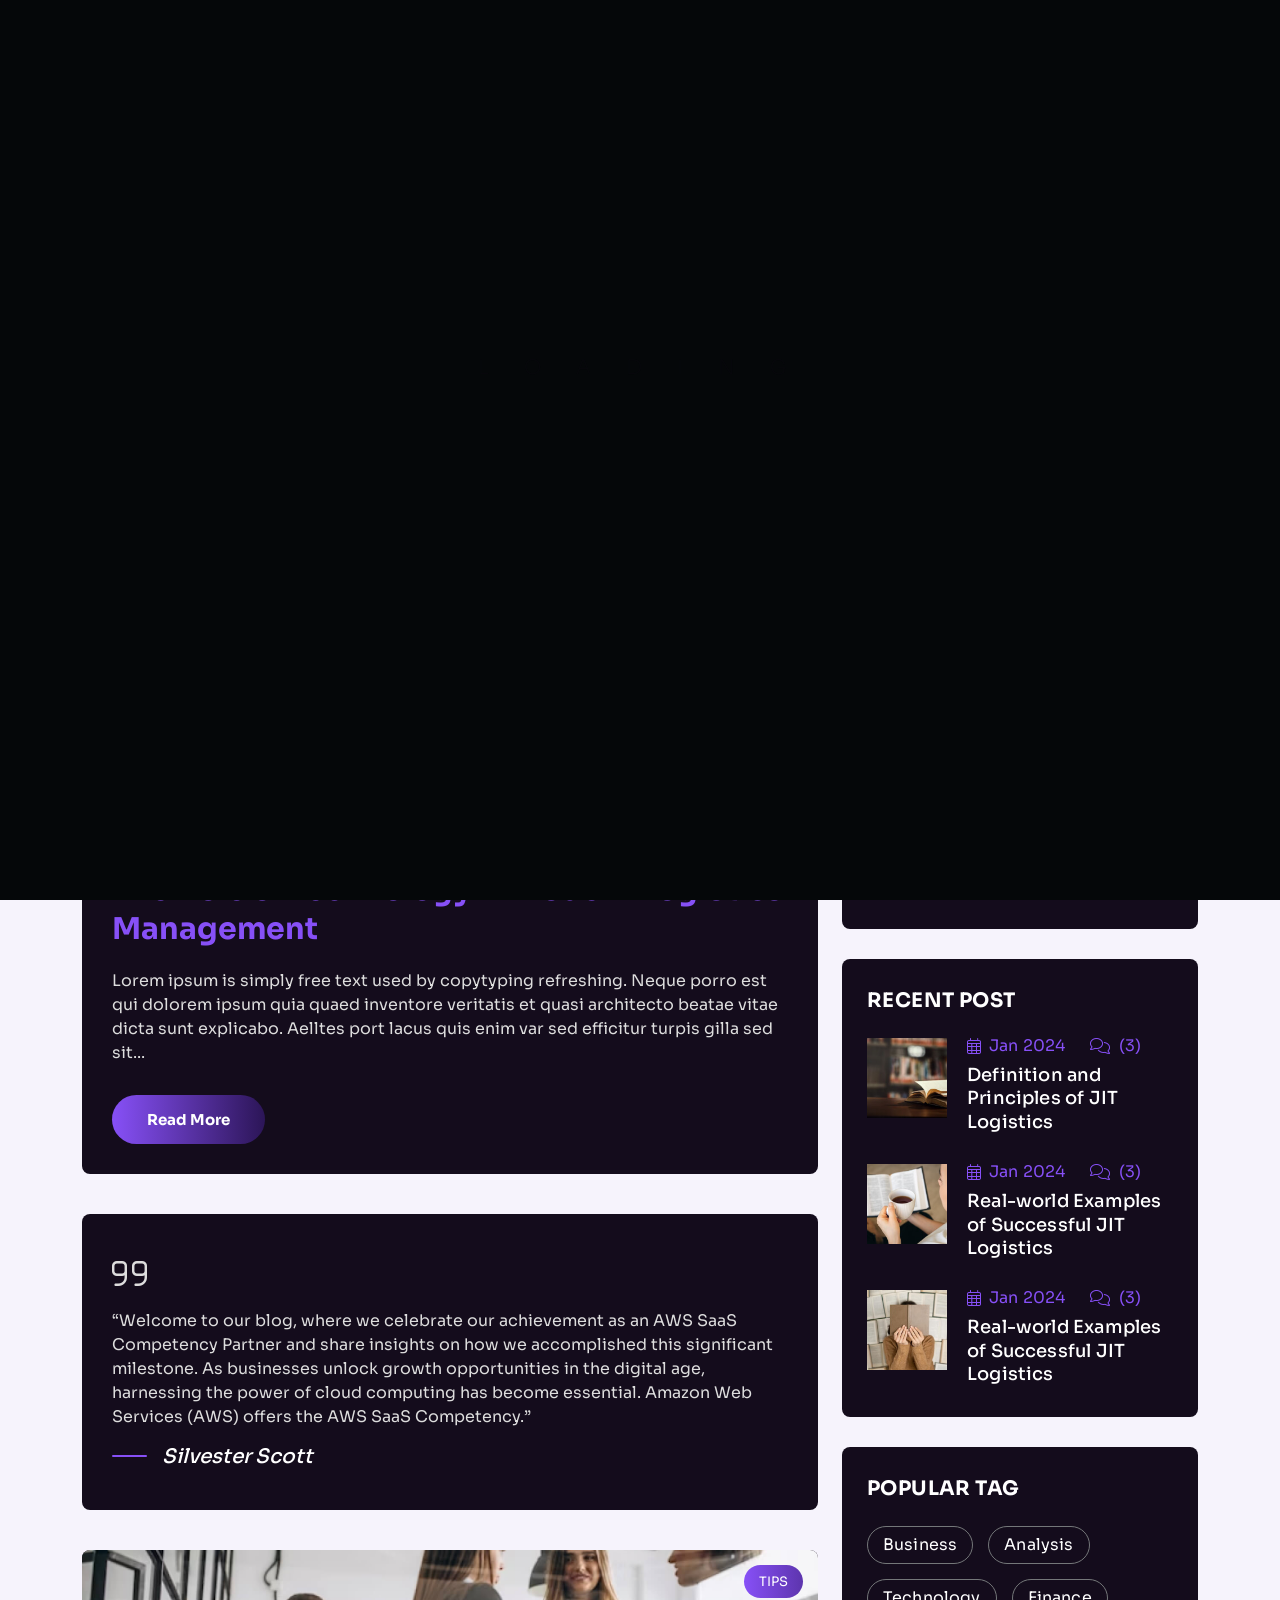
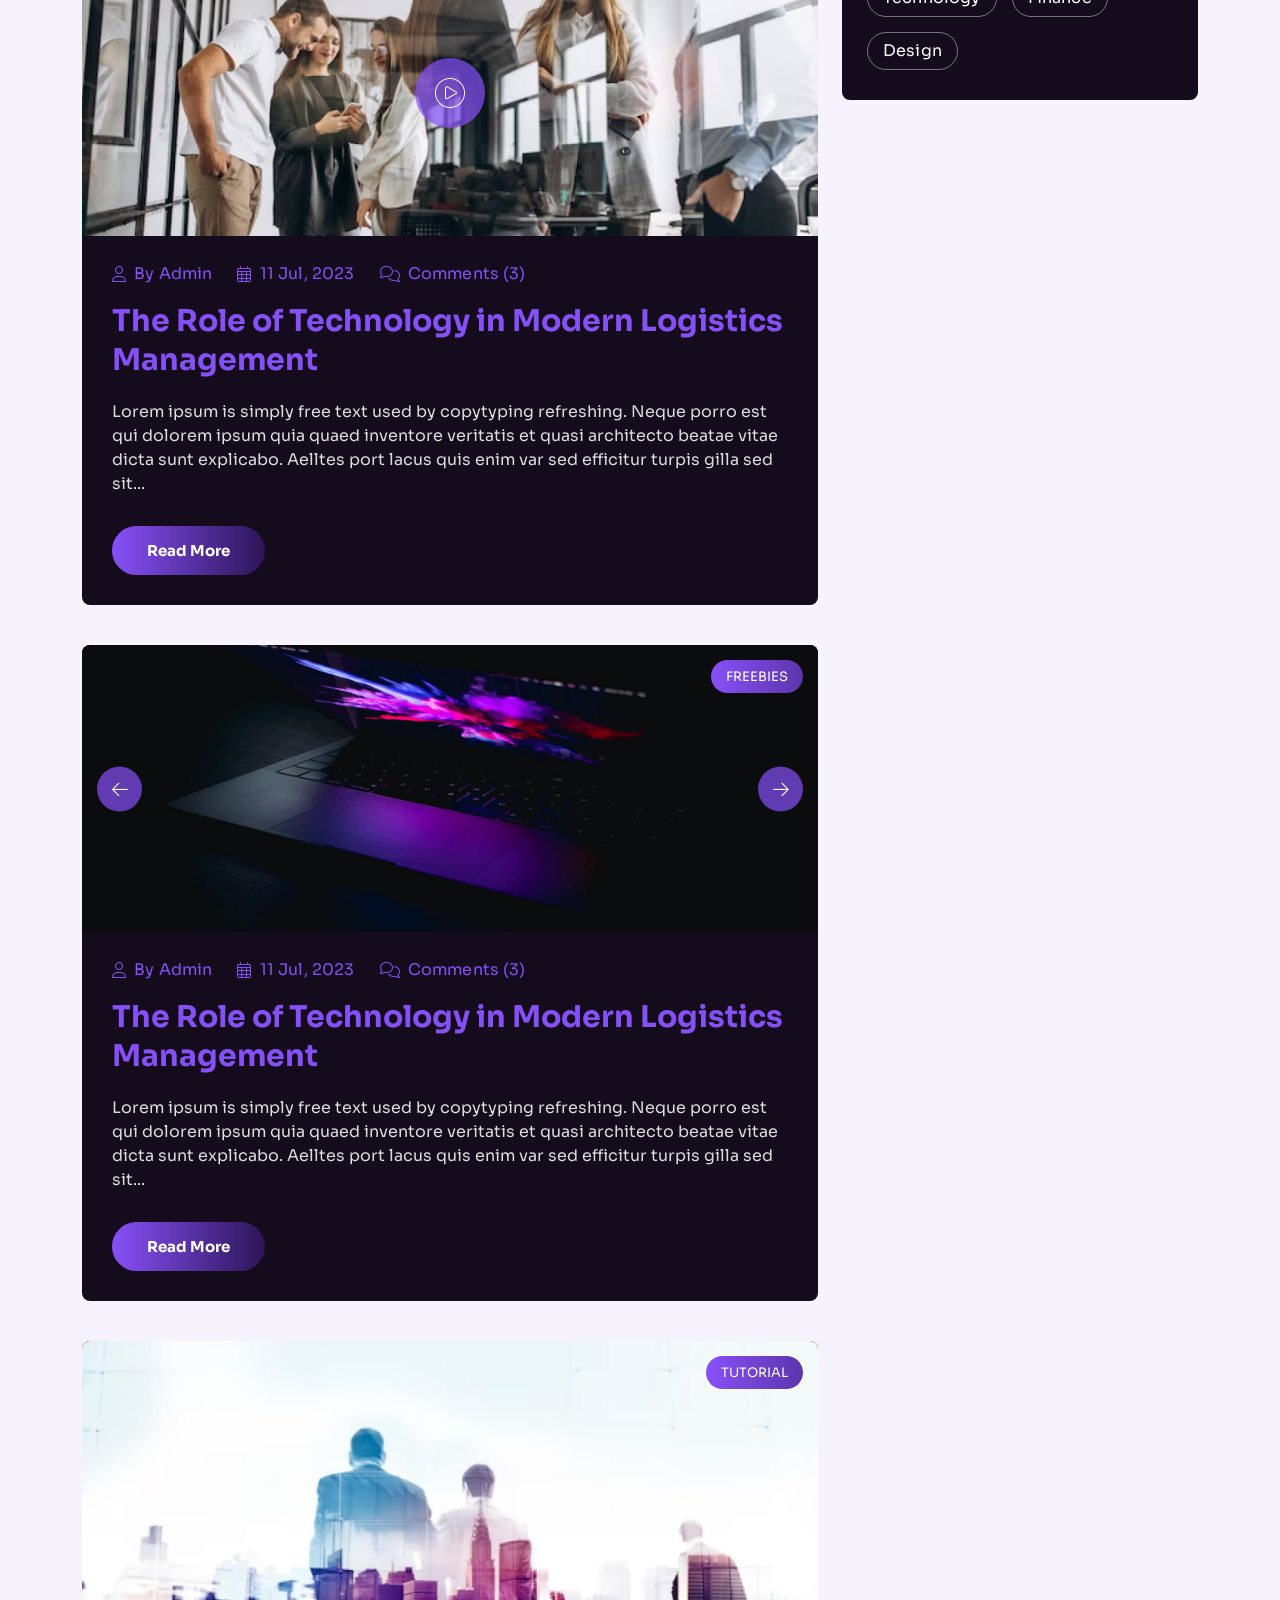
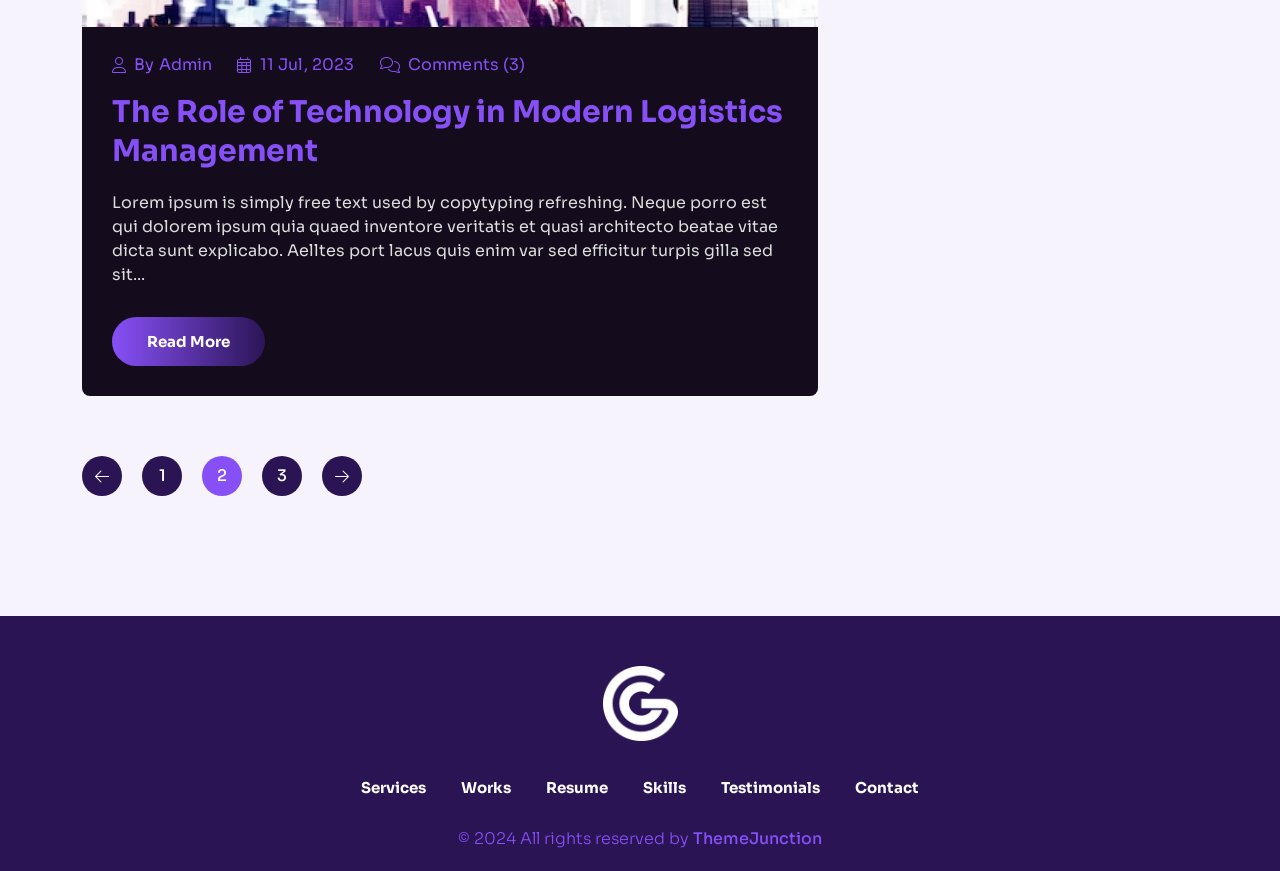
<file: Template/blog-light.html>
<!DOCTYPE html>
<html class="no-js" lang="en">

<head>
  <meta charset="utf-8" />
  <meta http-equiv="x-ua-compatible" content="ie=edge" />
  <meta name="viewport" content="width=device-width, initial-scale=1" />
  <meta name="description" content="" />

  <!-- Site Title -->
  <title>Blog - Gerold - Personal Portfolio HTML5 Template</title>

  <!-- Place favicon.ico in the root directory -->
  <link rel="apple-touch-icon" href="./assets/img/favicon.png" />
  <link rel="shortcut icon" type="image/png" href="./assets/img/favicon.png" />

  <!-- CSS here -->
  <link rel="stylesheet" href="assets/css/animate.min.css">
  <link rel="stylesheet" href="assets/css/bootstrap.min.css">
  <link rel="stylesheet" href="assets/css/font-awesome-pro.min.css">
  <link rel="stylesheet" href="assets/css/flaticon_gerold.css">
  <link rel="stylesheet" href="assets/css/nice-select.css">
  <link rel="stylesheet" href="assets/css/backToTop.css">
  <link rel="stylesheet" href="assets/css/owl.carousel.min.css">
  <link rel="stylesheet" href="assets/css/odometer-theme-default.css">
  <link rel="stylesheet" href="assets/css/magnific-popup.css">

  <link rel="stylesheet" href="assets/css/main.css">
  <link rel="stylesheet" href="assets/css/light-mode.css">
  <link rel="stylesheet" href="assets/css/responsive.css">
</head>

<body class="absolute_header inner-page light-mode">

  <!-- Preloader Area Start -->
  <div class="preloader">
    <svg viewBox="0 0 1000 1000" preserveAspectRatio="none">
      <path id="preloaderSvg" d="M0,1005S175,995,500,995s500,5,500,5V0H0Z"></path>
    </svg>

    <div class="preloader-heading">
      <div class="load-text">
        <span>L</span>
        <span>o</span>
        <span>a</span>
        <span>d</span>
        <span>i</span>
        <span>n</span>
        <span>g</span>
      </div>
    </div>
  </div>
  <!-- Preloader Area End -->

  <!-- start: Back To Top -->
  <div class="progress-wrap" id="scrollUp">
    <svg class="progress-circle svg-content" width="100%" height="100%" viewBox="-1 -1 102 102">
      <path d="M50,1 a49,49 0 0,1 0,98 a49,49 0 0,1 0,-98" />
    </svg>
  </div>
  <!-- end: Back To Top -->


  <!-- HEADER START -->
  <header class="tj-header-area header-absolute">
    <div class="container">
      <div class="row">
        <div class="col-12 d-flex flex-wrap align-items-center">

          <div class="logo-box">
            <a href="index.html">
              <img src="assets/img/logo/logo.png" alt="">
            </a>
          </div>

          <div class="header-info-list d-none d-md-inline-block">
            <ul class="ul-reset">
              <li><a href="mailto:mail@gerolddesign.com">mail@gerolddesign.com</a></li>
            </ul>
          </div>

          <div class="header-menu">
            <nav>
              <ul>
                <li><a href="#services-section">Services</a></li>
                <li><a href="#works-section">Works</a></li>
                <li><a href="#resume-section">Resume</a></li>
                <li><a href="#skills-section">Skills</a></li>
                <li><a href="#testimonials-section">Testimonials</a></li>
                <li><a href="#contact-section">Contact</a></li>
              </ul>
            </nav>
          </div>

          <div class="header-button">
            <a href="#" class="btn tj-btn-primary">Hire me!</a>
          </div>

          <div class="menu-bar d-lg-none">
            <button>
              <span></span>
              <span></span>
              <span></span>
              <span></span>
            </button>
          </div>
        </div>
      </div>
    </div>
  </header>
  <header class="tj-header-area header-2 header-sticky sticky-out">
    <div class="container">
      <div class="row">
        <div class="col-12 d-flex flex-wrap align-items-center">

          <div class="logo-box">
            <a href="index.html">
              <img src="assets/img/logo/logo-dark.png" alt="">
            </a>
          </div>

          <div class="header-info-list d-none d-md-inline-block">
            <ul class="ul-reset">
              <li><a href="mailto:mail@gerolddesign.com">mail@gerolddesign.com</a></li>
            </ul>
          </div>

          <div class="header-menu">
            <nav>
              <ul>
                <li><a href="#services-section">Services</a></li>
                <li><a href="#works-section">Works</a></li>
                <li><a href="#resume-section">Resume</a></li>
                <li><a href="#skills-section">Skills</a></li>
                <li><a href="#testimonials-section">Testimonials</a></li>
                <li><a href="#contact-section">Contact</a></li>
              </ul>
            </nav>
          </div>

          <div class="header-button">
            <a href="#" class="btn tj-btn-primary">Hire me!</a>
          </div>

          <div class="menu-bar d-lg-none">
            <button>
              <span></span>
              <span></span>
              <span></span>
              <span></span>
            </button>
          </div>
        </div>
      </div>
    </div>
  </header>
  <!-- HEADER END -->

  <main class="site-content" id="content">

    <!-- START: Breadcrumb Area -->
    <section class="breadcrumb_area" data-bg-image="./assets/img/breadcrumb/breadcrumb-bg.jpg" data-bg-color="#140C1C">
      <div class="container">
        <div class="row">
          <div class="col">
            <div class="breadcrumb_content d-flex flex-column align-items-center">
              <h2 class="title wow fadeInUp" data-wow-delay=".3s">Blog</h2>
              <div class="breadcrumb_navigation wow fadeInUp" data-wow-delay=".5s">
                <span><a href="index.html">Home</a></span>
                <i class="far fa-long-arrow-right"></i>
                <span class="current-item">Blog</span>
              </div>
            </div>
          </div>
        </div>
      </div>
    </section>
    <!-- END: Breadcrumb Area -->

    <!-- START: Blog Section -->
    <section class="full-width tj-posts__area">
      <div class="container">
        <div class="row justify-content-center">
          <div class="col-lg-8">
            <div class="tj-post__container">
              <article class="tj-post wow fadeInUp" data-wow-delay=".3s">
                <div class="tj-post__thumb">
                  <a href="blog-details.html">
                    <img src="./assets/img/blog/blog-4.jpg" alt="">
                  </a>

                  <a href="#" class="category">Tutorial</a>
                </div>
                <div class="tj-post__content">
                  <div class="tj-post__meta entry-meta">
                    <span><i class="fa-light fa-user"></i> <a href="#">By Admin</a></span>
                    <span><i class="fa-light fa-calendar-days"></i> 11 Jul, 2023</span>
                    <span><i class="fa-light fa-comments"></i><a href="#">Comments (3)</a></span>
                  </div>
                  <h3 class="tj-post__title entry-title">
                    <a href="blog-details.html">The Role of Technology in Modern Logistics Management</a>
                  </h3>
                  <div class="tj-post__excerpt">
                    <p>Lorem ipsum is simply free text used by copytyping refreshing. Neque porro est qui dolorem ipsum
                      quia quaed inventore veritatis et quasi architecto beatae vitae dicta sunt explicabo. Aelltes port
                      lacus quis enim var sed efficitur turpis gilla sed sit...</p>
                  </div>
                  <div class="tj-post__btn">
                    <a href="blog-details.html" class="tj-btn-primary">Read more</a>
                  </div>
                </div>
              </article>

              <blockquote class="wp-block-quote wow fadeInUp" data-wow-delay=".3s">
                <p>“Welcome to our blog, where we celebrate our achievement as an AWS SaaS Competency Partner and share
                  insights on how we accomplished this significant milestone.
                  As businesses unlock growth opportunities in the digital age, harnessing the power of cloud computing
                  has become essential. Amazon Web Services (AWS) offers the AWS SaaS Competency.”</p>
                <p><cite>Silvester Scott</cite></p>
              </blockquote>

              <article class="tj-post wow fadeInUp" data-wow-delay=".3s">
                <div class="tj-post__thumb">

                  <img src="./assets/img/blog/blog-3.jpg" alt="">

                  <div class="tj-post__video">
                    <a href="https://player.vimeo.com/video/364758150" class="popup_video"><i
                        class="fa-thin fa-circle-play"></i></a>
                  </div>

                  <a href="#" class="category">TIPS</a>
                </div>
                <div class="tj-post__content">
                  <div class="tj-post__meta entry-meta">
                    <span><i class="fa-light fa-user"></i> <a href="#">By Admin</a></span>
                    <span><i class="fa-light fa-calendar-days"></i> 11 Jul, 2023</span>
                    <span><i class="fa-light fa-comments"></i><a href="#">Comments (3)</a></span>
                  </div>
                  <h3 class="tj-post__title entry-title">
                    <a href="blog-details.html">The Role of Technology in Modern Logistics Management</a>
                  </h3>
                  <div class="tj-post__excerpt">
                    <p>Lorem ipsum is simply free text used by copytyping refreshing. Neque porro est qui dolorem ipsum
                      quia quaed inventore veritatis et quasi architecto beatae vitae dicta sunt explicabo. Aelltes port
                      lacus quis enim var sed efficitur turpis gilla sed sit...</p>
                  </div>
                  <div class="tj-post__btn">
                    <a href="blog-details.html" class="tj-btn-primary">Read more</a>
                  </div>
                </div>
              </article>

              <article class="tj-post wow fadeInUp" data-wow-delay=".3s">
                <div class="tj-post__thumb">

                  <div class="tj-post__gallery owl-carousel">
                    <div class="tj-post-gallery__img">
                      <img src="./assets/img/blog/blog-2.jpg" alt="">
                    </div>
                    <div class="tj-post-gallery__img">
                      <img src="./assets/img/blog/blog-3.jpg" alt="">
                    </div>
                    <div class="tj-post-gallery__img">
                      <img src="./assets/img/blog/blog-1.jpg" alt="">
                    </div>
                  </div>

                  <a href="#" class="category">FREEBIES</a>
                </div>
                <div class="tj-post__content">
                  <div class="tj-post__meta entry-meta">
                    <span><i class="fa-light fa-user"></i> <a href="#">By Admin</a></span>
                    <span><i class="fa-light fa-calendar-days"></i> 11 Jul, 2023</span>
                    <span><i class="fa-light fa-comments"></i><a href="#">Comments (3)</a></span>
                  </div>
                  <h3 class="tj-post__title entry-title">
                    <a href="blog-details.html">The Role of Technology in Modern Logistics Management</a>
                  </h3>
                  <div class="tj-post__excerpt">
                    <p>Lorem ipsum is simply free text used by copytyping refreshing. Neque porro est qui dolorem ipsum
                      quia quaed inventore veritatis et quasi architecto beatae vitae dicta sunt explicabo. Aelltes port
                      lacus quis enim var sed efficitur turpis gilla sed sit...</p>
                  </div>
                  <div class="tj-post__btn">
                    <a href="blog-details.html" class="tj-btn-primary">Read more</a>
                  </div>
                </div>
              </article>

              <article class="tj-post wow fadeInUp" data-wow-delay=".3s">
                <div class="tj-post__thumb">
                  <a href="blog-details.html">
                    <img src="./assets/img/blog/blog-1.jpg" alt="">
                  </a>

                  <a href="#" class="category">Tutorial</a>
                </div>
                <div class="tj-post__content">
                  <div class="tj-post__meta entry-meta">
                    <span><i class="fa-light fa-user"></i> <a href="#">By Admin</a></span>
                    <span><i class="fa-light fa-calendar-days"></i> 11 Jul, 2023</span>
                    <span><i class="fa-light fa-comments"></i><a href="#">Comments (3)</a></span>
                  </div>
                  <h3 class="tj-post__title entry-title">
                    <a href="blog-details.html">The Role of Technology in Modern Logistics Management</a>
                  </h3>
                  <div class="tj-post__excerpt">
                    <p>Lorem ipsum is simply free text used by copytyping refreshing. Neque porro est qui dolorem ipsum
                      quia quaed inventore veritatis et quasi architecto beatae vitae dicta sunt explicabo. Aelltes port
                      lacus quis enim var sed efficitur turpis gilla sed sit...</p>
                  </div>
                  <div class="tj-post__btn">
                    <a href="blog-details.html" class="tj-btn-primary">Read more</a>
                  </div>
                </div>
              </article>

              <div class="tj__pagination wow fadeInUp" data-wow-delay=".3s">
                <ul>
                  <li><a class="page-numbers" href="#"><i class="fal fa-arrow-left"></i></a></li>
                  <li><a class="page-numbers" href="#">1</a></li>
                  <li><span class="page-numbers current">2</span></li>
                  <li><a class="page-numbers" href="#">3</a></li>
                  <li><a class="page-numbers" href="#"><i class="fal fa-arrow-right"></i></a></li>
                </ul>
              </div>
            </div>
          </div>
          <div class="col-lg-4">
            <div class="tj_main_sidebar">
              <div class="sidebar_widget widget_search wow fadeInUp" data-wow-delay=".3s">
                <div class="tj-widget__search form_group">
                  <form class="search-form" action="#" method="get">
                    <input type="search" id="search" name="search" placeholder="Search...">
                    <button class="search-btn" type="submit"> <i class="fa-light fa-magnifying-glass"></i> </button>
                  </form>
                </div>
              </div>

              <div class="sidebar_widget widget_categories wow fadeInUp" data-wow-delay=".3s">
                <div class="widget_title">
                  <h3 class="title">Categories</h3>
                </div>

                <ul>
                  <li><a href="#">Business</a> (4)</li>
                  <li><a href="#">Analysis</a> (0)</li>
                  <li><a href="#">Technology</a> (1)</li>
                  <li><a href="#">Technology</a> (10)</li>
                </ul>
              </div>

              <div class="sidebar_widget tj_recent_posts wow fadeInUp" data-wow-delay=".3s">
                <div class="widget_title">
                  <h3 class="title">Recent post</h3>
                </div>

                <ul>
                  <li>
                    <div class="recent-post_thumb">
                      <a href="blog-details.html">
                        <img src="./assets/img/blog/post-thumb-1.jpg" alt="">
                      </a>
                    </div>

                    <div class="recent-post_content">
                      <div class="tj-post__meta entry-meta">
                        <span><i class="fa-light fa-calendar-days"></i>Jan 2024</span>
                        <span><i class="fa-light fa-comments"></i><a href="#"> (3)</a></span>
                      </div>
                      <h4 class="recent-post_title">
                        <a href="blog-details.html">Definition and Principles of JIT Logistics</a>
                      </h4>
                    </div>
                  </li>
                  <li>
                    <div class="recent-post_thumb">
                      <a href="blog-details.html">
                        <img src="./assets/img/blog/post-thumb-2.jpg" alt="">
                      </a>
                    </div>

                    <div class="recent-post_content">
                      <div class="tj-post__meta entry-meta">
                        <span><i class="fa-light fa-calendar-days"></i>Jan 2024</span>
                        <span><i class="fa-light fa-comments"></i><a href="#"> (3)</a></span>
                      </div>
                      <h4 class="recent-post_title">
                        <a href="blog-details.html">Real-world Examples of Successful JIT Logistics</a>
                      </h4>
                    </div>
                  </li>
                  <li>
                    <div class="recent-post_thumb">
                      <a href="blog-details.html">
                        <img src="./assets/img/blog/post-thumb-3.jpg" alt="">
                      </a>
                    </div>

                    <div class="recent-post_content">
                      <div class="tj-post__meta entry-meta">
                        <span><i class="fa-light fa-calendar-days"></i>Jan 2024</span>
                        <span><i class="fa-light fa-comments"></i><a href="#"> (3)</a></span>
                      </div>
                      <h4 class="recent-post_title">
                        <a href="blog-details.html">Real-world Examples of Successful JIT Logistics</a>
                      </h4>
                    </div>
                  </li>
                </ul>
              </div>

              <div class="sidebar_widget widget_tag_cloud wow fadeInUp" data-wow-delay=".3s">
                <div class="widget_title">
                  <h3 class="title">Popular tag</h3>
                </div>

                <div class="tagcloud">
                  <a href="#">Business</a>
                  <a href="#">Analysis</a>
                  <a href="#">Technology</a>
                  <a href="#">Finance</a>
                  <a href="#">Design</a>
                </div>
              </div>
            </div>
          </div>
        </div>
      </div>
    </section>
    <!-- END: Blog Section -->
  </main>

  <!-- FOOTER AREA START -->
  <footer class="tj-footer-area">
    <div class="container">
      <div class="row">
        <div class="col-md-12 text-center">
          <div class="footer-logo-box">
            <a href="#"><img src="assets/img/logo/logo.png" alt=""></a>
          </div>
          <div class="footer-menu">
            <nav>
              <ul>
                <li><a href="#services-section">Services</a></li>
                <li><a href="#works-section">Works</a></li>
                <li><a href="#resume-section">Resume</a></li>
                <li><a href="#skills-section">Skills</a></li>
                <li><a href="#testimonials-section">Testimonials</a></li>
                <li><a href="#contact-section">Contact</a></li>
              </ul>
            </nav>
          </div>
          <div class="copy-text">
            <p>&copy; 2024 All rights reserved by <a href="#" target="_blank">ThemeJunction</a></p>
          </div>
        </div>
      </div>
    </div>
  </footer>
  <!-- FOOTER AREA END -->


  <!-- CSS here -->
  <script src="assets/js/jquery.min.js"></script>
  <script src="assets/js/bootstrap.bundle.min.js"></script>
  <script src="assets/js/nice-select.min.js"></script>
  <script src="assets/js/backToTop.js"></script>
  <script src="assets/js/smooth-scroll.js"></script>
  <script src="assets/js/appear.min.js"></script>
  <script src="assets/js/wow.min.js"></script>
  <script src="assets/js/gsap.min.js"></script>
  <script src="assets/js/one-page-nav.js"></script>
  <script src="assets/js/lightcase.js"></script>
  <script src="assets/js/owl.carousel.min.js"></script>
  <script src="assets/js/isotope.pkgd.min.js"></script>
  <script src="assets/js/odometer.min.js"></script>
  <script src="assets/js/magnific-popup.js"></script>

  <script src="assets/js/main.js"></script>
</body>

</html>
</file>
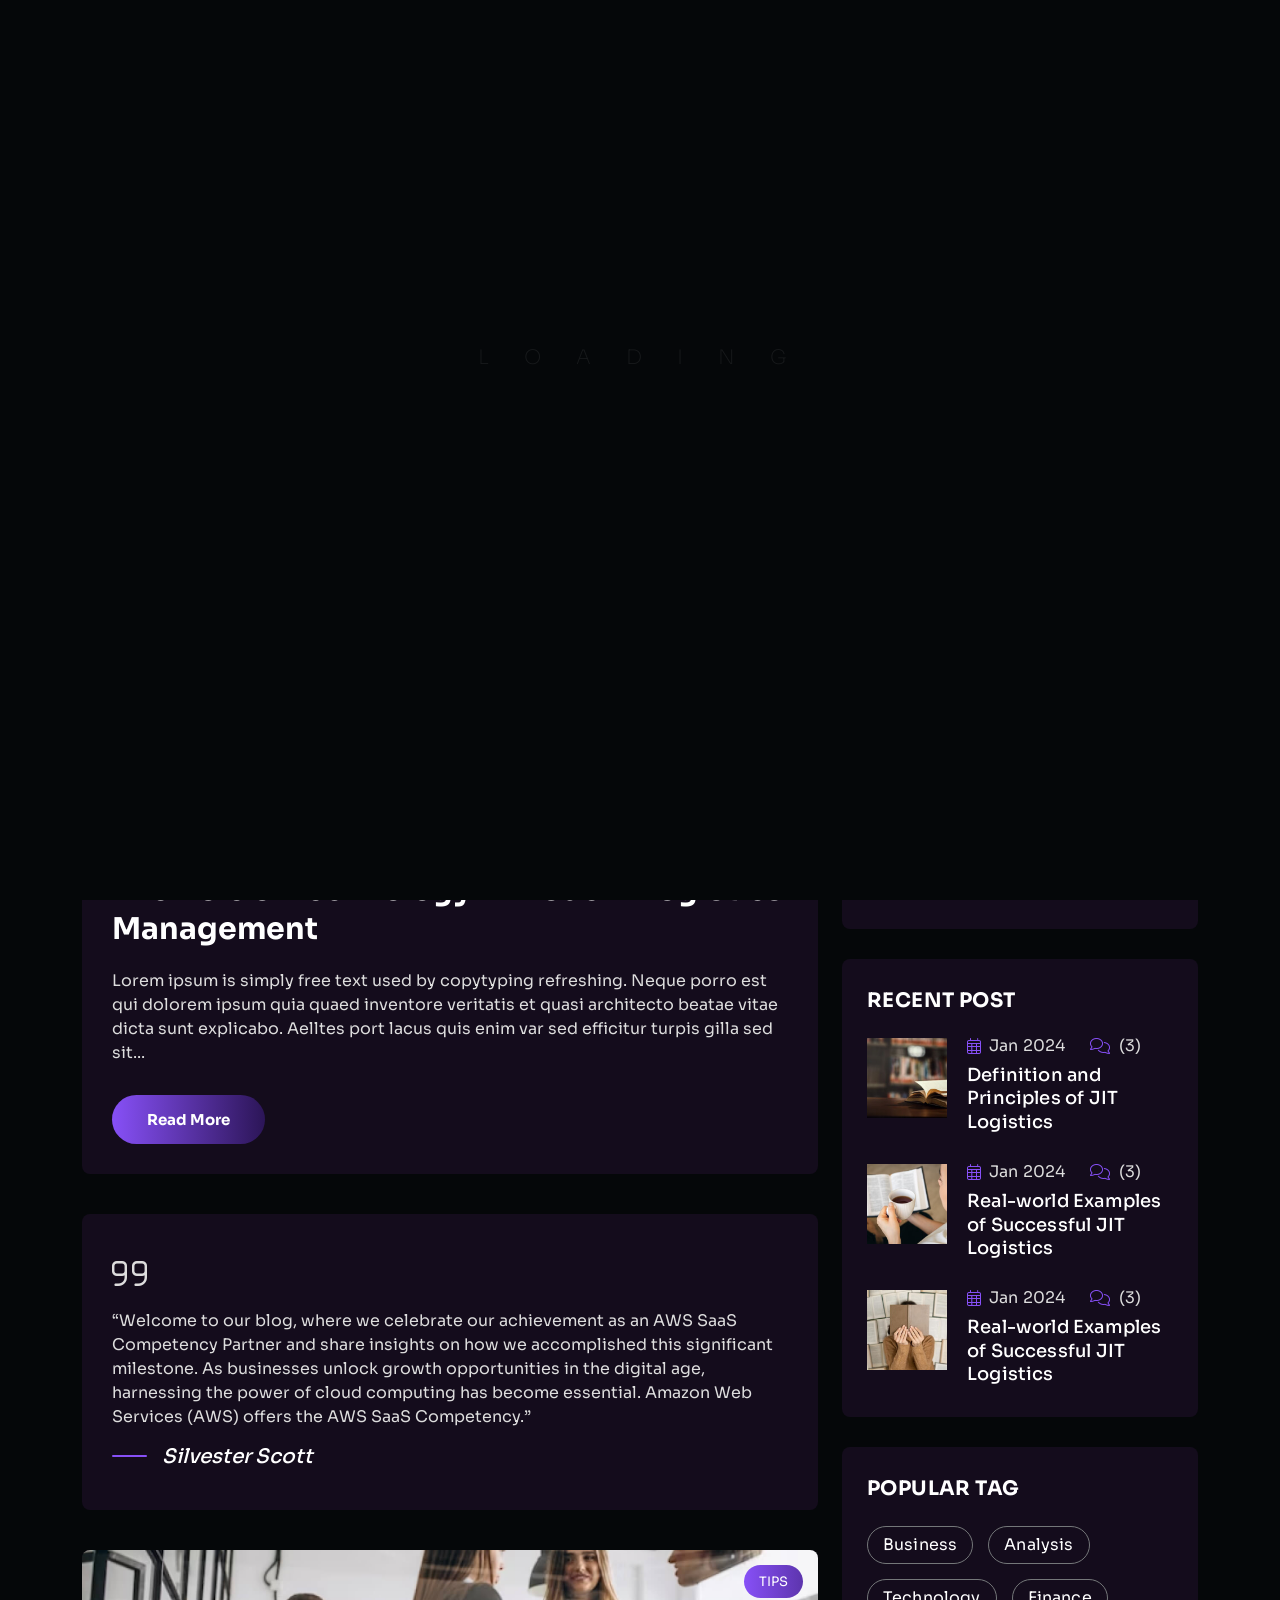
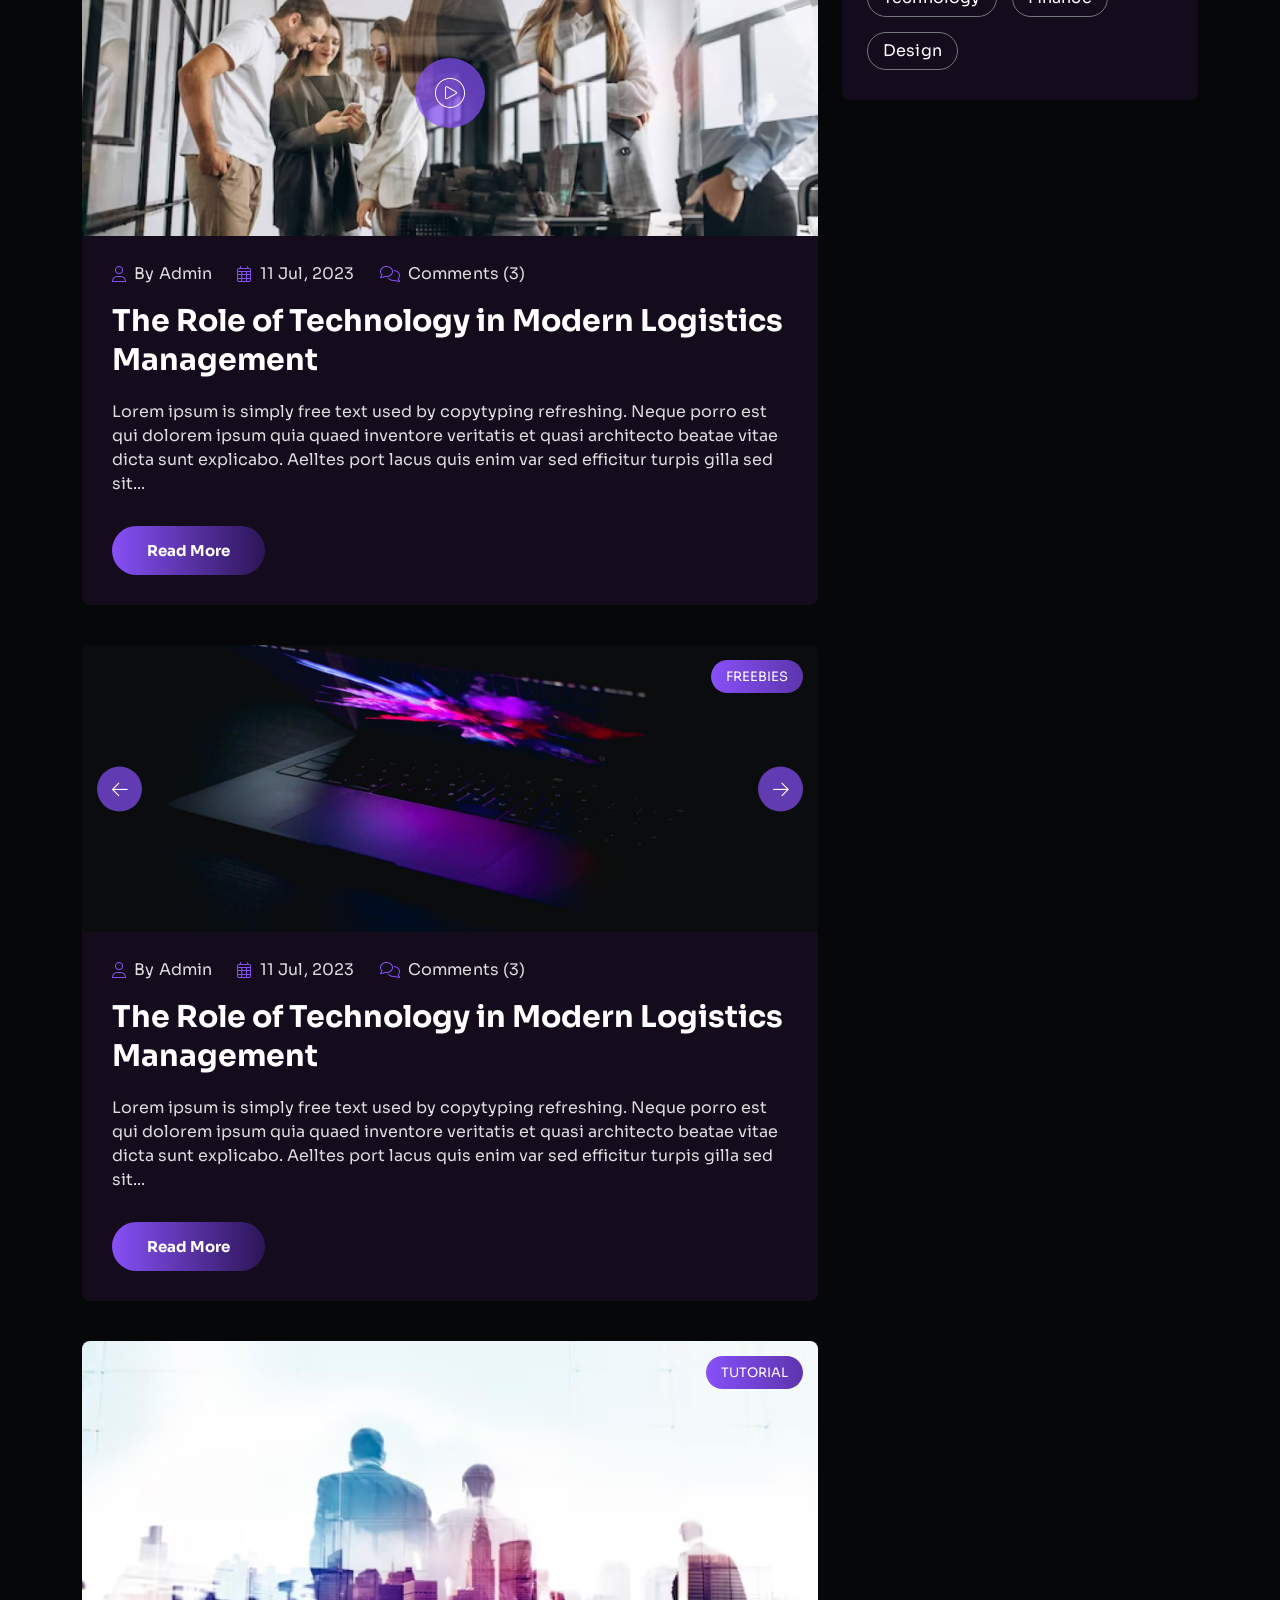
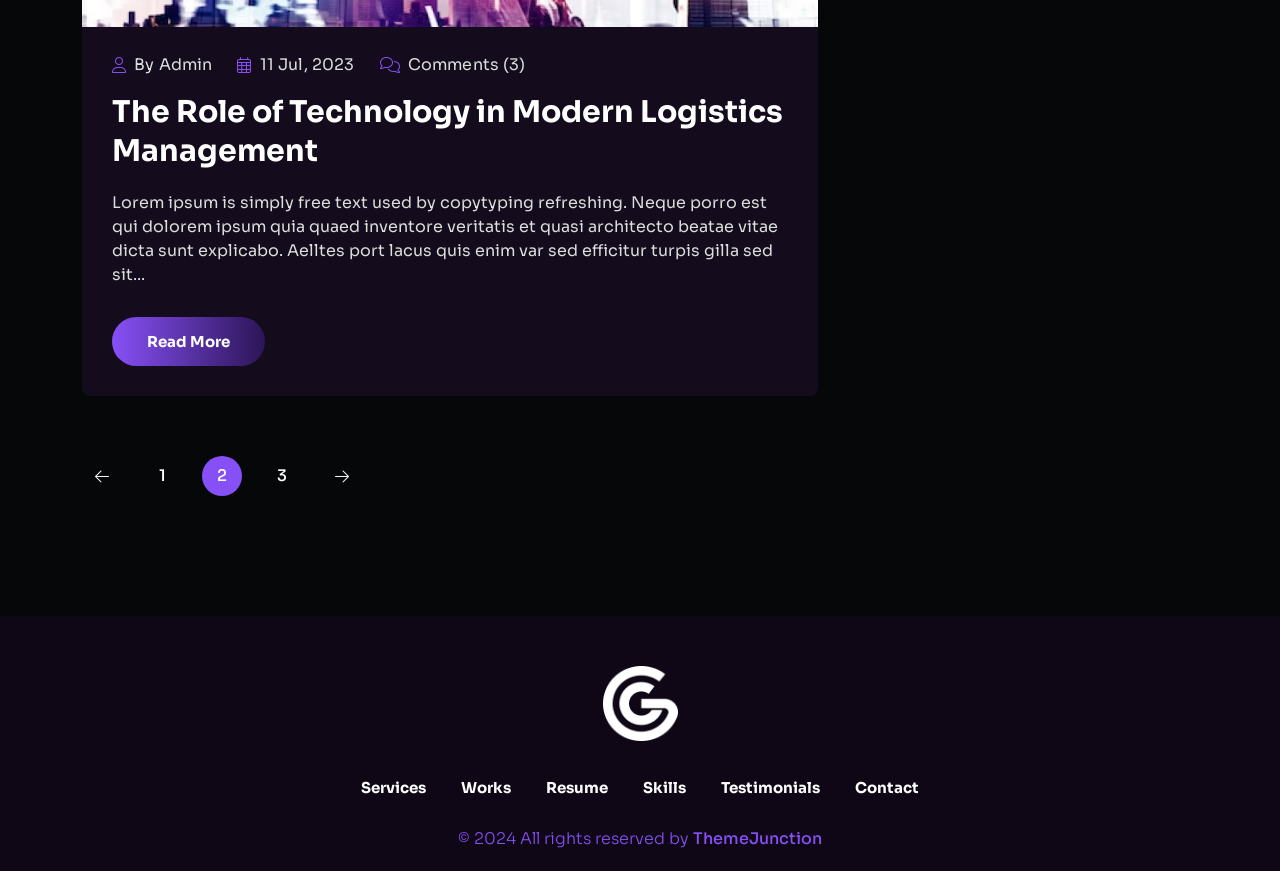
<file: Template/blog.html>
<!DOCTYPE html>
<html class="no-js" lang="en">

<head>
  <meta charset="utf-8" />
  <meta http-equiv="x-ua-compatible" content="ie=edge" />
  <meta name="viewport" content="width=device-width, initial-scale=1" />
  <meta name="description" content="" />

  <!-- Site Title -->
  <title>Blog - Gerold - Personal Portfolio HTML5 Template</title>

  <!-- Place favicon.ico in the root directory -->
  <link rel="apple-touch-icon" href="./assets/img/favicon.png" />
  <link rel="shortcut icon" type="image/png" href="./assets/img/favicon.png" />

  <!-- CSS here -->
  <link rel="stylesheet" href="assets/css/animate.min.css">
  <link rel="stylesheet" href="assets/css/bootstrap.min.css">
  <link rel="stylesheet" href="assets/css/font-awesome-pro.min.css">
  <link rel="stylesheet" href="assets/css/flaticon_gerold.css">
  <link rel="stylesheet" href="assets/css/nice-select.css">
  <link rel="stylesheet" href="assets/css/backToTop.css">
  <link rel="stylesheet" href="assets/css/owl.carousel.min.css">
  <link rel="stylesheet" href="assets/css/odometer-theme-default.css">
  <link rel="stylesheet" href="assets/css/magnific-popup.css">

  <link rel="stylesheet" href="assets/css/main.css">
  <link rel="stylesheet" href="assets/css/light-mode.css">
  <link rel="stylesheet" href="assets/css/responsive.css">
</head>

<body class="absolute_header">

  <!-- Preloader Area Start -->
  <div class="preloader">
    <svg viewBox="0 0 1000 1000" preserveAspectRatio="none">
      <path id="preloaderSvg" d="M0,1005S175,995,500,995s500,5,500,5V0H0Z"></path>
    </svg>

    <div class="preloader-heading">
      <div class="load-text">
        <span>L</span>
        <span>o</span>
        <span>a</span>
        <span>d</span>
        <span>i</span>
        <span>n</span>
        <span>g</span>
      </div>
    </div>
  </div>
  <!-- Preloader Area End -->

  <!-- start: Back To Top -->
  <div class="progress-wrap" id="scrollUp">
    <svg class="progress-circle svg-content" width="100%" height="100%" viewBox="-1 -1 102 102">
      <path d="M50,1 a49,49 0 0,1 0,98 a49,49 0 0,1 0,-98" />
    </svg>
  </div>
  <!-- end: Back To Top -->


  <!-- HEADER START -->
  <header class="tj-header-area header-absolute">
    <div class="container">
      <div class="row">
        <div class="col-12 d-flex flex-wrap align-items-center">

          <div class="logo-box">
            <a href="index.html">
              <img src="assets/img/logo/logo.png" alt="">
            </a>
          </div>

          <div class="header-info-list d-none d-md-inline-block">
            <ul class="ul-reset">
              <li><a href="mailto:mail@gerolddesign.com">mail@gerolddesign.com</a></li>
            </ul>
          </div>

          <div class="header-menu">
            <nav>
              <ul>
                <li><a href="#services-section">Services</a></li>
                <li><a href="#works-section">Works</a></li>
                <li><a href="#resume-section">Resume</a></li>
                <li><a href="#skills-section">Skills</a></li>
                <li><a href="#testimonials-section">Testimonials</a></li>
                <li><a href="#contact-section">Contact</a></li>
              </ul>
            </nav>
          </div>

          <div class="header-button">
            <a href="#" class="btn tj-btn-primary">Hire me!</a>
          </div>

          <div class="menu-bar d-lg-none">
            <button>
              <span></span>
              <span></span>
              <span></span>
              <span></span>
            </button>
          </div>
        </div>
      </div>
    </div>
  </header>
  <header class="tj-header-area header-2 header-sticky sticky-out">
    <div class="container">
      <div class="row">
        <div class="col-12 d-flex flex-wrap align-items-center">

          <div class="logo-box">
            <a href="index.html">
              <img src="assets/img/logo/logo.png" alt="">
            </a>
          </div>

          <div class="header-info-list d-none d-md-inline-block">
            <ul class="ul-reset">
              <li><a href="mailto:mail@gerolddesign.com">mail@gerolddesign.com</a></li>
            </ul>
          </div>

          <div class="header-menu">
            <nav>
              <ul>
                <li><a href="#services-section">Services</a></li>
                <li><a href="#works-section">Works</a></li>
                <li><a href="#resume-section">Resume</a></li>
                <li><a href="#skills-section">Skills</a></li>
                <li><a href="#testimonials-section">Testimonials</a></li>
                <li><a href="#contact-section">Contact</a></li>
              </ul>
            </nav>
          </div>

          <div class="header-button">
            <a href="#" class="btn tj-btn-primary">Hire me!</a>
          </div>

          <div class="menu-bar d-lg-none">
            <button>
              <span></span>
              <span></span>
              <span></span>
              <span></span>
            </button>
          </div>
        </div>
      </div>
    </div>
  </header>
  <!-- HEADER END -->

  <main class="site-content" id="content">

    <!-- START: Breadcrumb Area -->
    <section class="breadcrumb_area" data-bg-image="./assets/img/breadcrumb/breadcrumb-bg.jpg" data-bg-color="#140C1C">
      <div class="container">
        <div class="row">
          <div class="col">
            <div class="breadcrumb_content d-flex flex-column align-items-center">
              <h2 class="title wow fadeInUp" data-wow-delay=".3s">Blog</h2>
              <div class="breadcrumb_navigation wow fadeInUp" data-wow-delay=".5s">
                <span><a href="index.html">Home</a></span>
                <i class="far fa-long-arrow-right"></i>
                <span class="current-item">Blog</span>
              </div>
            </div>
          </div>
        </div>
      </div>
    </section>
    <!-- END: Breadcrumb Area -->

    <!-- START: Blog Section -->
    <section class="full-width tj-posts__area">
      <div class="container">
        <div class="row justify-content-center">
          <div class="col-lg-8">
            <div class="tj-post__container">
              <article class="tj-post wow fadeInUp" data-wow-delay=".3s">
                <div class="tj-post__thumb">
                  <a href="blog-details.html">
                    <img src="./assets/img/blog/blog-4.jpg" alt="">
                  </a>

                  <a href="#" class="category">Tutorial</a>
                </div>
                <div class="tj-post__content">
                  <div class="tj-post__meta entry-meta">
                    <span><i class="fa-light fa-user"></i> <a href="#">By Admin</a></span>
                    <span><i class="fa-light fa-calendar-days"></i> 11 Jul, 2023</span>
                    <span><i class="fa-light fa-comments"></i><a href="#">Comments (3)</a></span>
                  </div>
                  <h3 class="tj-post__title entry-title">
                    <a href="blog-details.html">The Role of Technology in Modern Logistics Management</a>
                  </h3>
                  <div class="tj-post__excerpt">
                    <p>Lorem ipsum is simply free text used by copytyping refreshing. Neque porro est qui dolorem ipsum
                      quia quaed inventore veritatis et quasi architecto beatae vitae dicta sunt explicabo. Aelltes port
                      lacus quis enim var sed efficitur turpis gilla sed sit...</p>
                  </div>
                  <div class="tj-post__btn">
                    <a href="blog-details.html" class="tj-btn-primary">Read more</a>
                  </div>
                </div>
              </article>

              <blockquote class="wp-block-quote wow fadeInUp" data-wow-delay=".3s">
                <p>“Welcome to our blog, where we celebrate our achievement as an AWS SaaS Competency Partner and share
                  insights on how we accomplished this significant milestone.
                  As businesses unlock growth opportunities in the digital age, harnessing the power of cloud computing
                  has become essential. Amazon Web Services (AWS) offers the AWS SaaS Competency.”</p>
                <p><cite>Silvester Scott</cite></p>
              </blockquote>

              <article class="tj-post wow fadeInUp" data-wow-delay=".3s">
                <div class="tj-post__thumb">

                  <img src="./assets/img/blog/blog-3.jpg" alt="">

                  <div class="tj-post__video">
                    <a href="https://player.vimeo.com/video/364758150" class="popup_video"><i
                        class="fa-thin fa-circle-play"></i></a>
                  </div>

                  <a href="#" class="category">TIPS</a>
                </div>
                <div class="tj-post__content">
                  <div class="tj-post__meta entry-meta">
                    <span><i class="fa-light fa-user"></i> <a href="#">By Admin</a></span>
                    <span><i class="fa-light fa-calendar-days"></i> 11 Jul, 2023</span>
                    <span><i class="fa-light fa-comments"></i><a href="#">Comments (3)</a></span>
                  </div>
                  <h3 class="tj-post__title entry-title">
                    <a href="blog-details.html">The Role of Technology in Modern Logistics Management</a>
                  </h3>
                  <div class="tj-post__excerpt">
                    <p>Lorem ipsum is simply free text used by copytyping refreshing. Neque porro est qui dolorem ipsum
                      quia quaed inventore veritatis et quasi architecto beatae vitae dicta sunt explicabo. Aelltes port
                      lacus quis enim var sed efficitur turpis gilla sed sit...</p>
                  </div>
                  <div class="tj-post__btn">
                    <a href="blog-details.html" class="tj-btn-primary">Read more</a>
                  </div>
                </div>
              </article>

              <article class="tj-post wow fadeInUp" data-wow-delay=".3s">
                <div class="tj-post__thumb">

                  <div class="tj-post__gallery owl-carousel">
                    <div class="tj-post-gallery__img">
                      <img src="./assets/img/blog/blog-2.jpg" alt="">
                    </div>
                    <div class="tj-post-gallery__img">
                      <img src="./assets/img/blog/blog-3.jpg" alt="">
                    </div>
                    <div class="tj-post-gallery__img">
                      <img src="./assets/img/blog/blog-1.jpg" alt="">
                    </div>
                  </div>

                  <a href="#" class="category">FREEBIES</a>
                </div>
                <div class="tj-post__content">
                  <div class="tj-post__meta entry-meta">
                    <span><i class="fa-light fa-user"></i> <a href="#">By Admin</a></span>
                    <span><i class="fa-light fa-calendar-days"></i> 11 Jul, 2023</span>
                    <span><i class="fa-light fa-comments"></i><a href="#">Comments (3)</a></span>
                  </div>
                  <h3 class="tj-post__title entry-title">
                    <a href="blog-details.html">The Role of Technology in Modern Logistics Management</a>
                  </h3>
                  <div class="tj-post__excerpt">
                    <p>Lorem ipsum is simply free text used by copytyping refreshing. Neque porro est qui dolorem ipsum
                      quia quaed inventore veritatis et quasi architecto beatae vitae dicta sunt explicabo. Aelltes port
                      lacus quis enim var sed efficitur turpis gilla sed sit...</p>
                  </div>
                  <div class="tj-post__btn">
                    <a href="blog-details.html" class="tj-btn-primary">Read more</a>
                  </div>
                </div>
              </article>

              <article class="tj-post wow fadeInUp" data-wow-delay=".3s">
                <div class="tj-post__thumb">
                  <a href="blog-details.html">
                    <img src="./assets/img/blog/blog-1.jpg" alt="">
                  </a>

                  <a href="#" class="category">Tutorial</a>
                </div>
                <div class="tj-post__content">
                  <div class="tj-post__meta entry-meta">
                    <span><i class="fa-light fa-user"></i> <a href="#">By Admin</a></span>
                    <span><i class="fa-light fa-calendar-days"></i> 11 Jul, 2023</span>
                    <span><i class="fa-light fa-comments"></i><a href="#">Comments (3)</a></span>
                  </div>
                  <h3 class="tj-post__title entry-title">
                    <a href="blog-details.html">The Role of Technology in Modern Logistics Management</a>
                  </h3>
                  <div class="tj-post__excerpt">
                    <p>Lorem ipsum is simply free text used by copytyping refreshing. Neque porro est qui dolorem ipsum
                      quia quaed inventore veritatis et quasi architecto beatae vitae dicta sunt explicabo. Aelltes port
                      lacus quis enim var sed efficitur turpis gilla sed sit...</p>
                  </div>
                  <div class="tj-post__btn">
                    <a href="blog-details.html" class="tj-btn-primary">Read more</a>
                  </div>
                </div>
              </article>

              <div class="tj__pagination wow fadeInUp" data-wow-delay=".3s">
                <ul>
                  <li><a class="page-numbers" href="#"><i class="fal fa-arrow-left"></i></a></li>
                  <li><a class="page-numbers" href="#">1</a></li>
                  <li><span class="page-numbers current">2</span></li>
                  <li><a class="page-numbers" href="#">3</a></li>
                  <li><a class="page-numbers" href="#"><i class="fal fa-arrow-right"></i></a></li>
                </ul>
              </div>
            </div>
          </div>
          <div class="col-lg-4">
            <div class="tj_main_sidebar">
              <div class="sidebar_widget widget_search wow fadeInUp" data-wow-delay=".3s">
                <div class="tj-widget__search form_group">
                  <form class="search-form" action="#" method="get">
                    <input type="search" id="search" name="search" placeholder="Search...">
                    <button class="search-btn" type="submit"> <i class="fa-light fa-magnifying-glass"></i> </button>
                  </form>
                </div>
              </div>

              <div class="sidebar_widget widget_categories wow fadeInUp" data-wow-delay=".3s">
                <div class="widget_title">
                  <h3 class="title">Categories</h3>
                </div>

                <ul>
                  <li><a href="#">Business</a> (4)</li>
                  <li><a href="#">Analysis</a> (0)</li>
                  <li><a href="#">Technology</a> (1)</li>
                  <li><a href="#">Technology</a> (10)</li>
                </ul>
              </div>

              <div class="sidebar_widget tj_recent_posts wow fadeInUp" data-wow-delay=".3s">
                <div class="widget_title">
                  <h3 class="title">Recent post</h3>
                </div>

                <ul>
                  <li>
                    <div class="recent-post_thumb">
                      <a href="blog-details.html">
                        <img src="./assets/img/blog/post-thumb-1.jpg" alt="">
                      </a>
                    </div>

                    <div class="recent-post_content">
                      <div class="tj-post__meta entry-meta">
                        <span><i class="fa-light fa-calendar-days"></i>Jan 2024</span>
                        <span><i class="fa-light fa-comments"></i><a href="#"> (3)</a></span>
                      </div>
                      <h4 class="recent-post_title">
                        <a href="blog-details.html">Definition and Principles of JIT Logistics</a>
                      </h4>
                    </div>
                  </li>
                  <li>
                    <div class="recent-post_thumb">
                      <a href="blog-details.html">
                        <img src="./assets/img/blog/post-thumb-2.jpg" alt="">
                      </a>
                    </div>

                    <div class="recent-post_content">
                      <div class="tj-post__meta entry-meta">
                        <span><i class="fa-light fa-calendar-days"></i>Jan 2024</span>
                        <span><i class="fa-light fa-comments"></i><a href="#"> (3)</a></span>
                      </div>
                      <h4 class="recent-post_title">
                        <a href="blog-details.html">Real-world Examples of Successful JIT Logistics</a>
                      </h4>
                    </div>
                  </li>
                  <li>
                    <div class="recent-post_thumb">
                      <a href="blog-details.html">
                        <img src="./assets/img/blog/post-thumb-3.jpg" alt="">
                      </a>
                    </div>

                    <div class="recent-post_content">
                      <div class="tj-post__meta entry-meta">
                        <span><i class="fa-light fa-calendar-days"></i>Jan 2024</span>
                        <span><i class="fa-light fa-comments"></i><a href="#"> (3)</a></span>
                      </div>
                      <h4 class="recent-post_title">
                        <a href="blog-details.html">Real-world Examples of Successful JIT Logistics</a>
                      </h4>
                    </div>
                  </li>
                </ul>
              </div>

              <div class="sidebar_widget widget_tag_cloud wow fadeInUp" data-wow-delay=".3s">
                <div class="widget_title">
                  <h3 class="title">Popular tag</h3>
                </div>

                <div class="tagcloud">
                  <a href="#">Business</a>
                  <a href="#">Analysis</a>
                  <a href="#">Technology</a>
                  <a href="#">Finance</a>
                  <a href="#">Design</a>
                </div>
              </div>
            </div>
          </div>
        </div>
      </div>
    </section>
    <!-- END: Blog Section -->
  </main>

  <!-- FOOTER AREA START -->
  <footer class="tj-footer-area">
    <div class="container">
      <div class="row">
        <div class="col-md-12 text-center">
          <div class="footer-logo-box">
            <a href="#"><img src="assets/img/logo/logo.png" alt=""></a>
          </div>
          <div class="footer-menu">
            <nav>
              <ul>
                <li><a href="#services-section">Services</a></li>
                <li><a href="#works-section">Works</a></li>
                <li><a href="#resume-section">Resume</a></li>
                <li><a href="#skills-section">Skills</a></li>
                <li><a href="#testimonials-section">Testimonials</a></li>
                <li><a href="#contact-section">Contact</a></li>
              </ul>
            </nav>
          </div>
          <div class="copy-text">
            <p>&copy; 2024 All rights reserved by <a href="#" target="_blank">ThemeJunction</a></p>
          </div>
        </div>
      </div>
    </div>
  </footer>
  <!-- FOOTER AREA END -->


  <!-- CSS here -->
  <script src="assets/js/jquery.min.js"></script>
  <script src="assets/js/bootstrap.bundle.min.js"></script>
  <script src="assets/js/nice-select.min.js"></script>
  <script src="assets/js/backToTop.js"></script>
  <script src="assets/js/smooth-scroll.js"></script>
  <script src="assets/js/appear.min.js"></script>
  <script src="assets/js/wow.min.js"></script>
  <script src="assets/js/gsap.min.js"></script>
  <script src="assets/js/one-page-nav.js"></script>
  <script src="assets/js/lightcase.js"></script>
  <script src="assets/js/owl.carousel.min.js"></script>
  <script src="assets/js/isotope.pkgd.min.js"></script>
  <script src="assets/js/odometer.min.js"></script>
  <script src="assets/js/magnific-popup.js"></script>

  <script src="assets/js/main.js"></script>
</body>

</html>
</file>
<file: assets/css/flaticon_gerold.css>
/*!
*    ______ _       _   _
*    |  ____| |     | | (_)
*    | |__  | | __ _| |_ _  ___ ___  _ __
*    |  __| | |/ _` | __| |/ __/ _ \| '_ \
*    | |    | | (_| | |_| | (_| (_) | | | |
*    |_|    |_|\__,_|\__|_|\___\___/|_| |_|
*
*         https://www.flaticon.com
*/

@font-face {
	font-family: "flaticon_gerold";
	src: url("../fonts/flaticon_gerold.woff2?5df17bbe8cd19f777619d1e48053f6e5")
			format("woff2"),
		url("../fonts/flaticon_gerold.woff?5df17bbe8cd19f777619d1e48053f6e5")
			format("woff"),
		url("../fonts/flaticon_gerold.eot?5df17bbe8cd19f777619d1e48053f6e5#iefix")
			format("embedded-opentype"),
		url("../fonts/flaticon_gerold.ttf?5df17bbe8cd19f777619d1e48053f6e5")
			format("truetype"),
		url("../fonts/flaticon_gerold.svg?5df17bbe8cd19f777619d1e48053f6e5#flaticon_gerold")
			format("svg");
}

i[class^="flaticon-"]:before,
i[class*=" flaticon-"]:before {
	font-family: flaticon_gerold !important;
	font-style: normal;
	font-weight: normal !important;
	font-variant: normal;
	text-transform: none;
	line-height: 1;
	-webkit-font-smoothing: antialiased;
	-moz-osx-font-smoothing: grayscale;
}

.flaticon-up-right-arrow:before {
    content: "\f101";
}
.flaticon-clock:before {
    content: "\f102";
}
.flaticon-calendar:before {
    content: "\f103";
}
.flaticon-phone-call:before {
    content: "\f104";
}
.flaticon-mail-inbox-app:before {
    content: "\f105";
}
.flaticon-location:before {
    content: "\f106";
}
.flaticon-management-service:before {
    content: "\f107";
}
.flaticon-home-button:before {
    content: "\f108";
}
.flaticon-suitcase:before {
    content: "\f109";
}
.flaticon-resume:before {
    content: "\f10a";
}
.flaticon-skill-development:before {
    content: "\f10b";
}
.flaticon-rating:before {
    content: "\f10c";
}
.flaticon-communicate:before {
    content: "\f10d";
}
.flaticon-design:before {
    content: "\f10e";
}
.flaticon-3d-movie:before {
    content: "\f10f";
}
.flaticon-ux-design:before {
    content: "\f110";
}
.flaticon-web-design:before {
    content: "\f111";
}
.flaticon-ui-design:before {
    content: "\f112";
}
.flaticon-seo:before {
    content: "\f113";
}
.flaticon-user-experience:before {
    content: "\f114";
}
.flaticon-experience:before {
    content: "\f115";
}
.flaticon-certificate:before {
    content: "\f116";
}
.flaticon-recommendation:before {
    content: "\f117";
}
.flaticon-school:before {
    content: "\f118";
}
.flaticon-mortarboard:before {
    content: "\f119";
}
.flaticon-graduation-cap:before {
    content: "\f11a";
}
.flaticon-download:before {
    content: "\f11b";
}
</file>
<file: assets/css/nice-select.css>
.nice-select {
  -webkit-tap-highlight-color: transparent;
  background-color: #fff;
  border-radius: 5px;
  border: solid 1px #e8e8e8;
  box-sizing: border-box;
  clear: both;
  cursor: pointer;
  display: block;
  float: left;
  font-family: inherit;
  font-size: 14px;
  font-weight: normal;
  height: 42px;
  line-height: 40px;
  outline: none;
  padding-left: 18px;
  padding-right: 30px;
  position: relative;
  text-align: left !important;
  -webkit-transition: all 0.2s ease-in-out;
  transition: all 0.2s ease-in-out;
  -webkit-user-select: none;
     -moz-user-select: none;
      -ms-user-select: none;
          user-select: none;
  white-space: nowrap;
  width: auto; }
  .nice-select:hover {
    border-color: #dbdbdb; }
  .nice-select:active, .nice-select.open, .nice-select:focus {
    border-color: #999; }
  .nice-select:after {
    border-bottom: 2px solid #999;
    border-right: 2px solid #999;
    content: '';
    display: block;
    height: 5px;
    margin-top: -4px;
    pointer-events: none;
    position: absolute;
    right: 12px;
    top: 50%;
    -webkit-transform-origin: 66% 66%;
        -ms-transform-origin: 66% 66%;
            transform-origin: 66% 66%;
    -webkit-transform: rotate(45deg);
        -ms-transform: rotate(45deg);
            transform: rotate(45deg);
    -webkit-transition: all 0.15s ease-in-out;
    transition: all 0.15s ease-in-out;
    width: 5px; }
  .nice-select.open:after {
    -webkit-transform: rotate(-135deg);
        -ms-transform: rotate(-135deg);
            transform: rotate(-135deg); }
  .nice-select.open .list {
    opacity: 1;
    pointer-events: auto;
    -webkit-transform: scale(1) translateY(0);
        -ms-transform: scale(1) translateY(0);
            transform: scale(1) translateY(0); }
  .nice-select.disabled {
    border-color: #ededed;
    color: #999;
    pointer-events: none; }
    .nice-select.disabled:after {
      border-color: #cccccc; }
  .nice-select.wide {
    width: 100%; }
    .nice-select.wide .list {
      left: 0 !important;
      right: 0 !important; }
  .nice-select.right {
    float: right; }
    .nice-select.right .list {
      left: auto;
      right: 0; }
  .nice-select.small {
    font-size: 12px;
    height: 36px;
    line-height: 34px; }
    .nice-select.small:after {
      height: 4px;
      width: 4px; }
    .nice-select.small .option {
      line-height: 34px;
      min-height: 34px; }
  .nice-select .list {
    background-color: #fff;
    border-radius: 5px;
    box-shadow: 0 0 0 1px rgba(68, 68, 68, 0.11);
    box-sizing: border-box;
    margin-top: 4px;
    opacity: 0;
    overflow: hidden;
    padding: 0;
    pointer-events: none;
    position: absolute;
    top: 100%;
    left: 0;
    -webkit-transform-origin: 50% 0;
        -ms-transform-origin: 50% 0;
            transform-origin: 50% 0;
    -webkit-transform: scale(0.75) translateY(-21px);
        -ms-transform: scale(0.75) translateY(-21px);
            transform: scale(0.75) translateY(-21px);
    -webkit-transition: all 0.2s cubic-bezier(0.5, 0, 0, 1.25), opacity 0.15s ease-out;
    transition: all 0.2s cubic-bezier(0.5, 0, 0, 1.25), opacity 0.15s ease-out;
    z-index: 9; }
    .nice-select .list:hover .option:not(:hover) {
      background-color: transparent !important; }
  .nice-select .option {
    cursor: pointer;
    font-weight: 400;
    line-height: 40px;
    list-style: none;
    min-height: 40px;
    outline: none;
    padding-left: 18px;
    padding-right: 29px;
    text-align: left;
    -webkit-transition: all 0.2s;
    transition: all 0.2s; }
    .nice-select .option:hover, .nice-select .option.focus, .nice-select .option.selected.focus {
      background-color: #f6f6f6; }
    .nice-select .option.selected {
      font-weight: bold; }
    .nice-select .option.disabled {
      background-color: transparent;
      color: #999;
      cursor: default; }

.no-csspointerevents .nice-select .list {
  display: none; }

.no-csspointerevents .nice-select.open .list {
  display: block; }
</file>
<file: assets/css/backToTop.css>
.progress-wrap {
	position: fixed;
	right: 50px;
	bottom: 50px;
	height: 46px;
	width: 46px;
	cursor: pointer;
	display: block;
	border-radius: 50px;
	box-shadow: inset 0 0 0 2px rgba(135, 80, 247, 0.5);
	z-index: 99;
	opacity: 0;
	visibility: hidden;
	transform: translateY(15px);
	-webkit-transition: all 200ms linear;
	transition: all 200ms linear;
}

.progress-wrap.active-progress {
	opacity: 1;
	visibility: visible;
	transform: translateY(0);
}

.progress-wrap::after {
	position: absolute;
	content: "\f176";
	font-family: "Font Awesome 5 Pro";
	text-align: center;
	line-height: 46px;
	font-size: 20px;
	color: var(--tj-theme-primary);
	left: 0;
	top: 0;
	height: 46px;
	width: 46px;
	cursor: pointer;
	display: block;
	z-index: 1;
	-webkit-transition: all 200ms linear;
	transition: all 200ms linear;
}

.progress-wrap svg path {
	fill: none;
}

.progress-wrap svg.progress-circle path {
	stroke: var(--tj-theme-primary);
	stroke-width: 4;
	box-sizing: border-box;
	-webkit-transition: all 200ms linear;
	transition: all 200ms linear;
}
</file>
<file: assets/css/odometer-theme-default.css>
.odometer.odometer-auto-theme, .odometer.odometer-theme-default {
  display: -moz-inline-box;
  -moz-box-orient: vertical;
  display: inline-block;
  vertical-align: middle;
  *vertical-align: auto;
  position: relative;
}
.odometer.odometer-auto-theme, .odometer.odometer-theme-default {
  *display: inline;
}
.odometer.odometer-auto-theme .odometer-digit, .odometer.odometer-theme-default .odometer-digit {
  display: -moz-inline-box;
  -moz-box-orient: vertical;
  display: inline-block;
  vertical-align: middle;
  *vertical-align: auto;
  position: relative;
}
.odometer.odometer-auto-theme .odometer-digit, .odometer.odometer-theme-default .odometer-digit {
  *display: inline;
}
.odometer.odometer-auto-theme .odometer-digit .odometer-digit-spacer, .odometer.odometer-theme-default .odometer-digit .odometer-digit-spacer {
  display: -moz-inline-box;
  -moz-box-orient: vertical;
  display: inline-block;
  vertical-align: middle;
  *vertical-align: auto;
  visibility: hidden;
}
.odometer.odometer-auto-theme .odometer-digit .odometer-digit-spacer, .odometer.odometer-theme-default .odometer-digit .odometer-digit-spacer {
  *display: inline;
}
.odometer.odometer-auto-theme .odometer-digit .odometer-digit-inner, .odometer.odometer-theme-default .odometer-digit .odometer-digit-inner {
  text-align: left;
  display: block;
  position: absolute;
  top: 0;
  left: 0;
  right: 0;
  bottom: 0;
  overflow: hidden;
}
.odometer.odometer-auto-theme .odometer-digit .odometer-ribbon, .odometer.odometer-theme-default .odometer-digit .odometer-ribbon {
  display: block;
}
.odometer.odometer-auto-theme .odometer-digit .odometer-ribbon-inner, .odometer.odometer-theme-default .odometer-digit .odometer-ribbon-inner {
  display: block;
  -webkit-backface-visibility: hidden;
}
.odometer.odometer-auto-theme .odometer-digit .odometer-value, .odometer.odometer-theme-default .odometer-digit .odometer-value {
  display: block;
  -webkit-transform: translateZ(0);
}
.odometer.odometer-auto-theme .odometer-digit .odometer-value.odometer-last-value, .odometer.odometer-theme-default .odometer-digit .odometer-value.odometer-last-value {
  position: absolute;
}
.odometer.odometer-auto-theme.odometer-animating-up .odometer-ribbon-inner, .odometer.odometer-theme-default.odometer-animating-up .odometer-ribbon-inner {
  -webkit-transition: -webkit-transform 2s;
  -moz-transition: -moz-transform 2s;
  -ms-transition: -ms-transform 2s;
  -o-transition: -o-transform 2s;
  transition: transform 2s;
}
.odometer.odometer-auto-theme.odometer-animating-up.odometer-animating .odometer-ribbon-inner, .odometer.odometer-theme-default.odometer-animating-up.odometer-animating .odometer-ribbon-inner {
  -webkit-transform: translateY(-100%);
  -moz-transform: translateY(-100%);
  -ms-transform: translateY(-100%);
  -o-transform: translateY(-100%);
  transform: translateY(-100%);
}
.odometer.odometer-auto-theme.odometer-animating-down .odometer-ribbon-inner, .odometer.odometer-theme-default.odometer-animating-down .odometer-ribbon-inner {
  -webkit-transform: translateY(-100%);
  -moz-transform: translateY(-100%);
  -ms-transform: translateY(-100%);
  -o-transform: translateY(-100%);
  transform: translateY(-100%);
}
.odometer.odometer-auto-theme.odometer-animating-down.odometer-animating .odometer-ribbon-inner, .odometer.odometer-theme-default.odometer-animating-down.odometer-animating .odometer-ribbon-inner {
  -webkit-transition: -webkit-transform 2s;
  -moz-transition: -moz-transform 2s;
  -ms-transition: -ms-transform 2s;
  -o-transition: -o-transform 2s;
  transition: transform 2s;
  -webkit-transform: translateY(0);
  -moz-transform: translateY(0);
  -ms-transform: translateY(0);
  -o-transform: translateY(0);
  transform: translateY(0);
}

.odometer.odometer-auto-theme, .odometer.odometer-theme-default {
  font-family: "Helvetica Neue", sans-serif;
  line-height: 1.1em;
}
.odometer.odometer-auto-theme .odometer-value, .odometer.odometer-theme-default .odometer-value {
  text-align: center;
}
</file>
<file: assets/css/main.css>
/*-----------------------------------------------------------------------------------

Theme Name: Gerold - Personal Portfolio HTML5 Template
Theme URI: https://themejunction.net/html/gerold/demo/
Author: Theme-Junction
Author URI: https://themeforest.net/user/theme-junction
Description: Gerold - Personal Portfolio HTML5 Template

-----------------------------------------------------------------------------------
/************ TABLE OF CONTENTS ***************

  Theme Default CSS
	Preloader
	Headers
	Hero Section
	Services Section
	Portfolio Section
	Popup Section
	Resume Section
	Skills Section
	Testimonials Section
	Blog Section
	Blog Standard Page
	Blog Details Page
	Contact Section
	Footer Area
	Sidebar Menu
	Sidebar Widgets
	Breadcrumb Area

**********************************************/

/*
* ===============================
*  START: Theme Default CSS
* ===============================
*/
@import url("https://fonts.googleapis.com/css2?family=Sora:wght@300;400;500;700&display=swap");
@import url("https://fonts.googleapis.com/css2?family=Russo+One&display=swap");

:root {
	/* ----------------------------------
   @font family declaration
  ------------------------------------ */
	--tj-ff-body: "Sora", sans-serif;
	--tj-ff-heading: "Sora", sans-serif;
	--tj-ff-russo: "Russo One", sans-serif;
	--tj-ff-fontawesome: "Font Awesome 6 Pro";
	/* ----------------------------------
   @color declaration
  ------------------------------------ */
	--tj-body: #dddddd;
	--tj-white: #ffffff;
	--tj-off-white: #f6f3fc;
	--tj-black: #000000;
	--tj-black-2: #050709;
	--tj-heading-primary: #102039;
	--tj-heading-secondary: #ea1826;
	--tj-theme-primary: #8750f7;
	--tj-theme-secondary: #2a1454;
	--tj-theme-accent-1: #0f0715;
	--tj-theme-accent-2: #140c1c;
	--tj-grey-1: #747779;
	--tj-grey-2: #d9d9d9;
	--tj-grey-3: #dddddd;
	--tj-grey-4: #22272c;
	/* ----------------------------------
   @font weight declaration
  ------------------------------------ */
	--tj-fw-normal: normal;
	--tj-fw-elight: 200;
	--tj-fw-light: 300;
	--tj-fw-regular: 400;
	--tj-fw-medium: 500;
	--tj-fw-sbold: 600;
	--tj-fw-bold: 700;
	--tj-fw-ebold: 800;
	--tj-fw-black: 900;
	/* ----------------------------------
    @font size declaration
  ------------------------------------ */
	--tj-fz-body: 16px;
	--tj-fz-btn: 15px;
	--tj-fz-p: 18px;
	--tj-fz-h1: 65px;
	--tj-fz-h2: 45px;
	--tj-fz-h3: 30px;
	--tj-fz-h4: 24px;
	--tj-fz-h5: 22px;
	--tj-fz-h6: 18px;
	--tj-fz-sub-title: 36px;
}

* {
	margin: 0;
	padding: 0;
	-webkit-box-sizing: border-box;
	box-sizing: border-box;
	scrollbar-width: thin;
	scrollbar-color: var(--tj-theme-primary) var(--tj-theme-secondary);
}

::-webkit-scrollbar {
	height: 4px;
	width: 4px;
	background: var(--tj-theme-secondary);
}

::-webkit-scrollbar-thumb {
	background: var(--tj-theme-primary);
	-webkit-border-radius: 1ex;
	-webkit-box-shadow: 0px 0px 0px rgba(0, 0, 0, 0.75);
}

::-webkit-scrollbar-corner {
	background: transparent;
}

html,
body {
	min-height: 100%;
	overflow-x: hidden;
}

img {
	max-width: 100%;
}

body {
	font-family: var(--tj-ff-body);
	font-size: var(--tj-fz-body);
	font-weight: var(--tj-fw-regular);
	color: var(--tj-body);
}

h1,
h2,
h3,
h4,
h5,
h6 {
	font-family: var(--tj-ff-heading);
	font-weight: var(--tj-fw-bold);
	line-height: 1.2;
	color: var(--tj-white);
	margin-bottom: 15px;
}

h1 {
	font-size: var(--tj-fz-h1);
}

h2 {
	font-size: var(--tj-fz-h2);
}

h3 {
	font-size: var(--tj-fz-h3);
}

h4 {
	font-size: var(--tj-fz-h4);
}

h5 {
	font-size: var(--tj-fz-h5);
}

h6 {
	font-size: var(--tj-fz-h6);
}

h1 > a,
h2 > a,
h3 > a,
h4 > a,
h5 > a,
h6 > a {
	color: inherit;
	font-size: inherit;
	font-family: inherit;
	font-weight: inherit;
	text-decoration: none;
}

a:hover {
	text-decoration: none;
}

a h1:hover,
a h2:hover,
a h3:hover,
a h4:hover,
a h5:hover,
a h6:hover {
	text-decoration: none;
}

.site-content {
	overflow: hidden;
}

.ul-reset {
	margin: 0;
	padding: 0;
	list-style: none;
}
.tj-btn-primary {
	text-decoration: none;
	display: -webkit-inline-box;
	display: -ms-inline-flexbox;
	display: inline-flex;
	gap: 10px;
	-webkit-box-align: center;
	-ms-flex-align: center;
	align-items: center;
	-webkit-box-pack: center;
	-ms-flex-pack: center;
	justify-content: center;
	font-size: var(--tj-fz-btn);
	line-height: 1;
	font-weight: var(--tj-fw-bold);
	color: var(--tj-white);
	text-transform: capitalize;
	background-size: 200%;
	background-image: -webkit-gradient(
		linear,
		left top,
		right top,
		from(var(--tj-theme-primary)),
		color-stop(51%, var(--tj-theme-secondary)),
		to(var(--tj-theme-primary))
	);
	background-image: -o-linear-gradient(
		left,
		var(--tj-theme-primary) 0%,
		var(--tj-theme-secondary) 51%,
		var(--tj-theme-primary) 100%
	);
	background-image: linear-gradient(
		to right,
		var(--tj-theme-primary) 0%,
		var(--tj-theme-secondary) 51%,
		var(--tj-theme-primary) 100%
	);
	border: none;
	border-radius: 50px;
	padding: 17px 35px;
	-webkit-transition: 0.4s;
	-o-transition: 0.4s;
	transition: 0.4s;
}
.tj-btn-primary i {
	-webkit-transform: rotate(-45deg);
	-ms-transform: rotate(-45deg);
	transform: rotate(-45deg);
	-webkit-transition: 0.4s;
	-o-transition: 0.4s;
	transition: 0.4s;
}
.tj-btn-primary:hover {
	background-position: -100%;
}
.tj-btn-primary:hover i {
	-webkit-transform: rotate(0);
	-ms-transform: rotate(0);
	transform: rotate(0);
}
.tj-btn-secondary {
	text-decoration: none;
	font-size: var(--tj-fz-btn);
	line-height: 1;
	font-weight: var(--tj-fw-medium);
	color: var(--tj-theme-primary);
	border-radius: 50px;
	padding: 17px 35px;
	border: 1px solid var(--tj-theme-primary);
	-webkit-transition: 0.3s;
	-o-transition: 0.3s;
	transition: 0.3s;
	letter-spacing: 1px;
}
.tj-btn-secondary:hover {
	background: var(--tj-theme-primary);
}
.lead {
	font-size: 20px;
}
.social-icons {
	display: -webkit-box;
	display: -ms-flexbox;
	display: flex;
}
.social-icons li {
	margin-right: 20px;
}
.social-icons li:last-child {
	margin-right: 0;
}
.social-icons li a {
	color: var(--tj-theme-primary);
	width: 35px;
	height: 35px;
	border: 1px solid var(--tj-theme-primary);
	border-radius: 50%;
	display: flex;
	align-items: center;
	justify-content: center;
	position: relative;
	text-decoration: none;
	z-index: 1;
}
.social-icons li a i {
	transition: 0.3s;
}
.social-icons li a::before {
	content: "";
	position: absolute;
	top: 0;
	left: 0;
	width: 100%;
	height: 100%;
	background: var(--tj-theme-primary);
	-webkit-transform: scale(0);
	-ms-transform: scale(0);
	transform: scale(0);
	-webkit-transition: 0.3s;
	-o-transition: 0.3s;
	transition: 0.3s;
	border-radius: 50%;
	z-index: -1;
}
.social-icons li a:hover {
	border: 1px solid var(--tj-theme-primary);
	color: var(--tj-white);
}
.social-icons li a:hover::before {
	-webkit-transform: scale(1.1);
	-ms-transform: scale(1.1);
	transform: scale(1.1);
}
.funfact-item {
	gap: 15px;
}
.funfact-item .number {
	font-size: 64px;
	line-height: 1;
	font-weight: var(--tj-fw-bold);
	display: -webkit-box;
	display: -ms-flexbox;
	display: flex;
	-ms-flex-wrap: wrap;
	flex-wrap: wrap;
	-webkit-box-align: center;
	-ms-flex-align: center;
	align-items: center;
}
.section-header {
	margin-bottom: 50px;
	max-width: 700px;
	width: 100%;
}
.section-header .section-title {
	font-size: 45px;
	background: var(--tj-theme-primary);
	background: -webkit-gradient(
		linear,
		left top,
		right top,
		from(var(--tj-theme-primary)),
		to(var(--tj-white))
	);
	background: -o-linear-gradient(
		left,
		var(--tj-theme-primary) 0%,
		var(--tj-white) 100%
	);
	background: linear-gradient(
		to right,
		var(--tj-theme-primary) 0%,
		var(--tj-white) 100%
	);
	-webkit-background-clip: text;
	-webkit-text-fill-color: transparent;
	display: inline-flex;
  gap: 15px;
  margin-bottom: 0;
}
.section-header p {
	margin-top: 15px;
}
.section-header p:last-child {
	margin-bottom: 0;
}
.owl-carousel .owl-nav button.owl-next,
.owl-carousel .owl-nav button.owl-prev,
.owl-carousel button.owl-dot {
	padding: 3px !important;
}
.owl-dots {
	text-align: center;
	margin-top: 25px;
}
.owl-dots .owl-dot {
	margin-right: 5px;
}
.owl-dots .owl-dot:last-child {
	margin-right: 0;
}
.owl-dots .owl-dot span {
	width: 8px;
	height: 8px;
	background: var(--tj-grey-2);
	border-radius: 50%;
	display: block;
	opacity: 0.2;
}
.owl-dots .owl-dot.active span {
	background: var(--tj-theme-primary);
	opacity: 1;
}
.tj-nice-select {
	float: none;
	width: 100%;
	background: transparent;
	border: 1px solid rgba(255, 255, 255, 0.1);
	color: var(--tj-grey-1);
}
.tj-nice-select:hover {
	border-color: rgba(255, 255, 255, 0.1);
}
.tj-nice-select:focus {
	-webkit-box-shadow: none;
	box-shadow: none;
	border-color: var(--tj-theme-primary);
}
.tj-nice-select::after {
	content: "";
	top: 50%;
	right: 10px;
	position: absolute;
	background: url(../img/icons/down-arrow.svg);
	background-position: center;
	background-size: cover;
	border: none;
	-webkit-transform: rotate(0);
	-ms-transform: rotate(0);
	transform: rotate(0);
	width: 15px;
	height: 12px;
	margin-top: -6px;
	-webkit-transform-origin: center;
	-ms-transform-origin: center;
	transform-origin: center;
}
.tj-nice-select.open::after {
	-webkit-transform: rotate(-180deg);
	-ms-transform: rotate(-180deg);
	transform: rotate(-180deg);
}
.nice-select .option:hover,
.nice-select .option.focus,
.nice-select .option.selected.focus,
.nice-select .option {
	color: var(--tj-theme-accent-1);
}
/* END: Theme Default CSS */

/*
* ===============================
*  START: Preloader
* ===============================
*/
body.loaded {
	overflow: hidden !important;
	height: 100% !important;
}

.preloader {
	position: fixed;
	z-index: 10;
	height: 100vh;
	width: 100%;
	left: 0;
	top: 0;
	display: -webkit-box;
	display: -ms-flexbox;
	display: flex;
	overflow: hidden;
	-webkit-box-align: center;
	-ms-flex-align: center;
	align-items: center;
	-webkit-box-pack: center;
	-ms-flex-pack: center;
	justify-content: center;
	background: transparent;
	z-index: 99999999999999;
}

.preloader svg {
	position: absolute;
	top: 0;
	width: 100vw;
	height: 110vh;
	fill: var(--tj-black-2);
}

.preloader .preloader-heading .load-text {
	font-size: 20px;
	font-weight: 200;
	letter-spacing: 15px;
	text-transform: uppercase;
	z-index: 20;
}

.load-text span {
	-webkit-animation: loading 1s infinite alternate;
	animation: loading 1s infinite alternate;
}

.load-text span:nth-child(1) {
	-webkit-animation-delay: 0s;
	animation-delay: 0s;
}

.load-text span:nth-child(2) {
	-webkit-animation-delay: 0.1s;
	animation-delay: 0.1s;
}

.load-text span:nth-child(3) {
	-webkit-animation-delay: 0.2s;
	animation-delay: 0.2s;
}

.load-text span:nth-child(4) {
	-webkit-animation-delay: 0.3s;
	animation-delay: 0.3s;
}

.load-text span:nth-child(5) {
	-webkit-animation-delay: 0.4s;
	animation-delay: 0.4s;
}

.load-text span:nth-child(6) {
	-webkit-animation-delay: 0.5s;
	animation-delay: 0.5s;
}

.load-text span:nth-child(7) {
	-webkit-animation-delay: 0.6s;
	animation-delay: 0.6s;
}

@-webkit-keyframes loading {
	0% {
		opacity: 1;
	}
	100% {
		opacity: 0;
	}
}

@keyframes loading {
	0% {
		opacity: 1;
	}
	100% {
		opacity: 0;
	}
}

/* END: Preloader */

/*
* ===============================
* START: Headers
* ===============================
*/

@-webkit-keyframes bounceInDown {
	0% {
		opacity: 0;
		-webkit-transform: translateY(-2000px);
	}
	60% {
		opacity: 1;
		-webkit-transform: translateY(0px);
	}
	80% {
		-webkit-transform: translateY(-10px);
	}
	100% {
		-webkit-transform: translateY(0);
	}
}

@keyframes bounceInDown {
	0% {
		opacity: 0;
		-webkit-transform: translateY(-2000px);
		transform: translateY(-2000px);
	}
	60% {
		opacity: 1;
		-webkit-transform: translateY(0px);
		transform: translateY(0px);
	}
	80% {
		-webkit-transform: translateY(-10px);
		transform: translateY(-10px);
	}
	100% {
		-webkit-transform: translateY(0);
		transform: translateY(0);
	}
}
@-webkit-keyframes bounceInUp {
	0%,
	10%,
	35%,
	50%,
	to {
		-webkit-animation-timing-function: cubic-bezier(0.215, 0.61, 0.355, 1);
		animation-timing-function: cubic-bezier(0.215, 0.61, 0.355, 1);
	}
	10% {
		-webkit-transform: translate3d(0, 0px, 0);
		transform: translate3d(0, 0px, 0);
	}
	35% {
		-webkit-transform: translate3d(0, -10px, 0);
		transform: translate3d(0, -10px, 0);
	}
	50% {
		-webkit-transform: translate3d(0, 2px, 0);
		transform: translate3d(0, 2px, 0);
	}
	80% {
		-webkit-transform: translate3d(0, -90px, 0);
		transform: translate3d(0, -90px, 0);
	}
	to {
		-webkit-transform: translate3d(0, -3000px, 0);
		transform: translate3d(0, -3000px, 0);
	}
}
@keyframes bounceInUp {
	0%,
	10%,
	35%,
	50%,
	to {
		-webkit-animation-timing-function: cubic-bezier(0.215, 0.61, 0.355, 1);
		animation-timing-function: cubic-bezier(0.215, 0.61, 0.355, 1);
	}
	10% {
		-webkit-transform: translate3d(0, 0px, 0);
		transform: translate3d(0, 0px, 0);
	}
	35% {
		-webkit-transform: translate3d(0, -10px, 0);
		transform: translate3d(0, -10px, 0);
	}
	50% {
		-webkit-transform: translate3d(0, 2px, 0);
		transform: translate3d(0, 2px, 0);
	}
	80% {
		-webkit-transform: translate3d(0, -90px, 0);
		transform: translate3d(0, -90px, 0);
	}
	to {
		-webkit-transform: translate3d(0, -3000px, 0);
		transform: translate3d(0, -3000px, 0);
	}
}
.tj-header-area {
	padding: 40px 0 20px;
	position: relative;
	z-index: 9;
	background-color: var(--tj-black-2);
}
.tj-header-area.header-absolute {
	position: absolute;
	background-color: transparent;
	left: 0;
	top: 0;
	width: 100%;
	z-index: 99;
}
.tj-header-area.header-2 {
	width: 100%;
	position: fixed;
	top: -90px;
	left: 0;
	padding: 15px 0;
	z-index: 100;
	opacity: 0;
	transition: 0.3s;
	box-shadow: 0 0 30px rgba(135, 80, 247, 0.2);
}
.tj-header-area.header-2.sticky {
	top: 0;
	opacity: 1;
	animation: bounceInDown 1s;
	animation-duration: 1s;
	animation-fill-mode: both;
}
.tj-header-area.header-2.sticky-out {
	top: 0;
	opacity: 1;
	animation: bounceInUp 1s;
	animation-duration: 1s;
	animation-fill-mode: forwards;
}

.tj-header-area .logo-box {
	max-width: 60px;
	width: 100%;
	margin-right: 35px;
}
.tj-header-area .logo-box a {
	display: inline-block;
}
.tj-header-area .header-info-list ul li {
	margin-right: 25px;
}
.tj-header-area .header-info-list ul li a {
	color: var(--tj-white);
	font-size: var(--tj-fz-btn);
	font-weight: var(--tj-fw-medium);
	text-decoration: none;
	transition: all 0.3s ease-in-out 0s;
}
.tj-header-area .header-info-list ul li a:hover {
	color: var(--tj-theme-primary);
}
.tj-header-area .header-menu {
	margin-left: auto;
}
.tj-header-area .header-menu ul {
	margin: 0;
	padding: 0;
	list-style: none;
	display: -webkit-box;
	display: -ms-flexbox;
	display: flex;
	-ms-flex-wrap: wrap;
	flex-wrap: wrap;
	-webkit-box-align: center;
	-ms-flex-align: center;
	align-items: center;
	column-gap: 35px;
}
.tj-header-area .header-menu ul li {
	position: relative;
}
.tj-header-area .header-menu ul li a {
	display: flex;
	color: var(--tj-white);
	font-size: var(--tj-fz-btn);
	font-weight: var(--tj-fw-medium);
	text-decoration: none;
	position: relative;
	padding: 10px 0;
}
.tj-header-area .header-menu ul li a::before {
	content: "";
	position: absolute;
	width: 100%;
	height: 2px;
	border-radius: 4px;
	background: var(--tj-theme-primary);
	background: -o-linear-gradient(
		190deg,
		var(--tj-theme-secondary) 0%,
		var(--tj-theme-primary) 100%
	);
	background: linear-gradient(
		260deg,
		var(--tj-theme-secondary) 0%,
		var(--tj-theme-primary) 100%
	);
	bottom: 9px;
	left: 0;
	-webkit-transform-origin: right;
	-ms-transform-origin: right;
	transform-origin: right;
	-webkit-transform: scaleX(0);
	-ms-transform: scaleX(0);
	transform: scaleX(0);
	-webkit-transition: -webkit-transform 0.3s ease-in-out;
	transition: -webkit-transform 0.3s ease-in-out;
	-o-transition: transform 0.3s ease-in-out;
	transition: transform 0.3s ease-in-out;
	transition: transform 0.3s ease-in-out, -webkit-transform 0.3s ease-in-out;
}
.tj-header-area .header-menu ul li.current-menu-ancestor a::before,
.tj-header-area .header-menu ul li:hover a::before {
	-webkit-transform-origin: left;
	-ms-transform-origin: left;
	transform-origin: left;
	-webkit-transform: scaleX(1);
	-ms-transform: scaleX(1);
	transform: scaleX(1);
}
.tj-header-area .header-button {
	margin-left: 55px;
}
.tj-header-area .menu-bar {
	margin-left: 25px;
}
.tj-header-area .menu-bar button {
	border: none;
	padding: 0;
	background-color: transparent;
	height: 25px;
	display: flex;
	flex-direction: column;
	justify-content: space-between;
	position: relative;
	transform-origin: center center;
	transform: rotate(0deg);
	cursor: pointer;
	transition: transform 300ms ease;
}
.tj-header-area .menu-bar button span {
	height: 3px;
	width: 35px;
	display: block;
	background: var(--tj-white);
	cursor: pointer;
	transition: all 0.3s ease-in-out 0s;
	margin-left: auto;
}
.tj-header-area .menu-bar button span:nth-child(2) {
	width: 40px;
	transition-delay: 200ms;
}
.tj-header-area .menu-bar button span:nth-child(3) {
	width: 30px;
}
.tj-header-area .menu-bar button span:nth-child(4) {
	position: absolute;
	top: -8px;
	left: 50%;
	transform: translateX(-50%);
	display: block;
	width: 3px;
	height: 0;
	transition: height 400ms;
}
.tj-header-area .menu-bar.menu-bar-toggeled button {
	transform: rotate(45deg);
	transition-delay: 400ms;
}
.tj-header-area .menu-bar.menu-bar-toggeled button span:nth-child(1) {
	width: 0;
}
.tj-header-area .menu-bar.menu-bar-toggeled button span:nth-child(3) {
	width: 0;
}
.tj-header-area .menu-bar.menu-bar-toggeled button span:nth-child(4) {
	height: 40px;
	transition: height 200ms ease;
	transition-delay: 200ms;
}

/* END: Headers */

/*
* ===============================
*  START: Hero Section
* ===============================
*/
.hero-section {
	padding: 200px 0 50px;
	background: var(--tj-theme-accent-1);
	position: relative;
	overflow: hidden;
	z-index: 1;
}

.hero-section:before {
	content: "";
	position: absolute;
	top: 0;
	right: 0;
	width: 322px;
	height: 308px;
	border-radius: 50%;
	background: var(--tj-theme-primary);
	background: -o-linear-gradient(
		190deg,
		var(--tj-theme-primary) 0%,
		rgba(115, 67, 210, 0) 100%
	);
	background: linear-gradient(
		260deg,
		var(--tj-theme-primary) 0%,
		rgba(115, 67, 210, 0) 100%
	);
	-webkit-filter: blur(150px);
	filter: blur(150px);
	margin-right: -5%;
	margin-top: -5%;
	z-index: -1;
}
.hero-section .intro_text svg {
	font-family: var(--tj-ff-russo);
	position: absolute;
	width: 100%;
	height: 100%;
	left: 46%;
	top: 55%;
	transform: translate(-50%, -50%) scale(1);
	display: flex;
	align-items: center;
	justify-content: center;
	z-index: -1;
	animation: 3s pulsate infinite alternate ease-in-out;
}
.hero-section .intro_text svg text {
	text-transform: uppercase;
	/* animation: stroke 4s; */
	stroke-width: 1.2;
	stroke: var(--tj-theme-secondary);
	fill: transparent;
	font-size: 240px;
	display: inline-block;
	opacity: 0;
}

.hero-section .intro_text svg text.animate-stroke {
	animation: stroke 4s; /* Adjust the duration as needed */
	opacity: 0.7;
}
@keyframes stroke {
	0% {
		stroke-dashoffset: 25%;
		stroke-dasharray: 0 50%;
		stroke-width: 1;
	}
	100% {
		stroke-dashoffset: 100%;
		stroke-dasharray: 100% 0;
		stroke-width: 1;
	}
}
@keyframes pulsate {
	0% {
		transform: translate(-50%, -50%) scale(1);
	}
	50% {
		transform: translate(-50%, -50%) scale(1.05);
	}
	100% {
		transform: translate(-50%, -50%) scale(1);
	}
}

.hero-sub-title {
	font-size: var(--tj-fz-sub-title);
	font-weight: var(--tj-fw-bold);
	display: block;
	margin-bottom: 10px;
}

.hero-title {
	font-size: 65px;
	background: var(--tj-theme-primary);
	background: -webkit-gradient(
		linear,
		left top,
		right top,
		from(var(--tj-theme-primary)),
		to(var(--tj-white))
	);
	background: -o-linear-gradient(
		left,
		var(--tj-theme-primary) 0%,
		var(--tj-white) 100%
	);
	background: linear-gradient(
		to right,
		var(--tj-theme-primary) 0%,
		var(--tj-white) 100%
	);
	-webkit-background-clip: text;
	-webkit-text-fill-color: transparent;
}

.hero-content-box .lead {
	max-width: 550px;
	width: 100%;
	margin-bottom: 0;
}
.hero-content-box .button-box {
	margin-top: 50px;
	gap: 25px;
}
.hero-content-box .button-box .tj-btn-secondary {
	display: flex;
  align-items: center;
  gap: 6px;
}
.hero-content-box .button-box .tj-btn-secondary i {
	font-size: 17px;
}

.hero-image-box img {
	border-radius: 38px;
	-webkit-transform: rotate(4.29deg);
	-ms-transform: rotate(4.29deg);
	transform: rotate(4.29deg);
	position: relative;
	border: 2px solid var(--tj-theme-secondary);
	-webkit-transition: 0.3s;
	-o-transition: 0.3s;
	transition: 0.3s;
}

.hero-image-box img:hover {
	border: 2px solid var(--tj-theme-primary);
	-webkit-transform: rotate(0);
	-ms-transform: rotate(0);
	transform: rotate(0);
}

.hero-image-box {
	position: relative;
}

.hero-image-box:before {
	content: "";
	position: absolute;
	bottom: 0;
	left: 0;
	width: 220px;
	height: 220px;
	border-radius: 50%;
	background: var(--tj-theme-primary);
	background: -o-linear-gradient(
		190deg,
		var(--tj-theme-primary) 0%,
		rgba(115, 67, 210, 0) 100%
	);
	background: linear-gradient(
		260deg,
		var(--tj-theme-primary) 0%,
		rgba(115, 67, 210, 0) 100%
	);
	-webkit-filter: blur(150px);
	filter: blur(150px);
	margin-left: -5%;
	margin-bottom: -5%;
}

.hero-section .funfact-area {
	margin-top: 120px;
}
/* END: Hero Section */

/*
* ===============================
*  START: Services Section
* ===============================
*/
.services-section {
	padding-top: 120px;
	padding-bottom: 120px;
	background-color: var(--tj-black-2);
}
.services-section .section-header {
	margin-left: auto;
	margin-right: auto;
}
.services-widget > a {
	color: inherit;
	text-decoration: none;
}
.services-widget .service-item {
	border-bottom: 1px solid var(--tj-theme-secondary);
	padding: 0 30px;
	position: relative;
	z-index: 2;
	gap: 20px;
}
.services-widget .service-item .number {
	color: var(--tj-theme-primary);
	font-size: 20px;
	font-weight: var(--tj-fw-bold);
	-webkit-transition: all 0.5s ease;
	-o-transition: all 0.5s ease;
	transition: all 0.5s ease;
}
.services-widget .service-item.current .number {
	color: var(--tj-white);
}
.services-widget .service-item.current.mleave .number {
	color: var(--tj-theme-primary);
}
.services-widget .service-item:hover .number {
	color: var(--tj-white);
}
.services-widget .service-item .left-box {
	width: calc(40% - 10px);
	padding: 30px 0;
	gap: 20px;
}
.services-widget .service-item .left-box .service-title {
	font-size: 30px;
	margin-bottom: 0;
	text-transform: capitalize;
}
.services-widget .service-item .right-box {
	width: calc(60% - 10px);
	padding: 30px 0;
	padding-right: 15%;
}
.services-widget .service-item .right-box p:last-child {
	margin-bottom: 0;
}
.services-widget .active-bg {
	top: 0px;
	bottom: 0px;
	left: 0px;
	right: 0px;
	position: absolute;
	z-index: 1;
	background: var(--tj-theme-primary);
	background: -o-linear-gradient(
		190deg,
		var(--tj-theme-secondary) 0%,
		var(--tj-theme-primary) 100%
	);
	background: linear-gradient(
		260deg,
		var(--tj-theme-secondary) 0%,
		var(--tj-theme-primary) 100%
	);
	-webkit-transition: all 0.5s ease;
	-o-transition: all 0.5s ease;
	transition: all 0.5s ease;
}
.services-widget i {
	font-size: 20px;
	line-height: 1;
	position: absolute;
	top: 50%;
	right: 55px;
	-webkit-transform: translateY(-50%) rotate(90deg);
	-ms-transform: translateY(-50%) rotate(90deg);
	transform: translateY(-50%) rotate(90deg);
	-webkit-transition: all 0.5s ease;
	-o-transition: all 0.5s ease;
	transition: all 0.5s ease;
	color: var(--tj-theme-primary);
}
.services-widget .service-item.current i {
	-webkit-transform: translateY(-50%) rotate(0deg);
	-ms-transform: translateY(-50%) rotate(0deg);
	transform: translateY(-50%) rotate(0deg);
	color: var(--tj-white);
}
.services-widget .service-item.current.mleave i {
	-webkit-transform: translateY(-50%) rotate(90deg);
	-ms-transform: translateY(-50%) rotate(90deg);
	transform: translateY(-50%) rotate(90deg);
	color: var(--tj-theme-primary);
}
.services-widget .service-item:hover i {
	-webkit-transform: translateY(-50%) rotate(0deg);
	-ms-transform: translateY(-50%) rotate(0deg);
	transform: translateY(-50%) rotate(0deg);
	color: var(--tj-white);
}
.services-widget .service-item .service-link {
	border: none;
	padding: 0;
	margin: 0;
	background: transparent;
	position: absolute;
	top: 0;
	left: 0;
	width: 100%;
	height: 100%;
	z-index: 1;
}
.service_details {
	padding: 0 40px 50px 40px;
}
.service_details_content .service_info .subtitle {
	font-size: 16px;
	letter-spacing: 0.02em;
	text-transform: uppercase;
	color: var(--tj-black-2);
	margin-bottom: 10px;
}
.service_details_content .service_info .title {
	color: var(--tj-black-2);
	margin-bottom: 10px;
}
.service_details_content .service_info .desc {
	font-size: 16px;
	color: var(--tj-theme-accent-1);
	margin-bottom: 20px;
}
.service_details_content .service_info .desc p:last-child {
	margin-bottom: 0;
}
.service_details_content .service_info ul {
	padding: 0;
	margin: 0;
	list-style: none;
	columns: 2;
}
.service_details_content .service_info ul li {
	display: block;
	font-size: 16px;
	color: var(--tj-theme-accent-1);
	font-weight: var(--tj-fw-medium);
	position: relative;
	z-index: 1;
	padding-left: 22px;
	margin-bottom: 5px;
}
.service_details_content .service_info ul li::before {
	content: "\f00c";
	font-family: var(--tj-ff-fontawesome);
	font-weight: var(--tj-fw-medium);
	color: var(--tj-theme-primary);
	position: absolute;
	left: 0;
	top: 0;
}
/* END: Services Section */

/*
* ===============================
*  START: Portfolio Section
* ===============================
*/
.portfolio-section {
	padding-top: 120px;
	padding-bottom: 80px;
	background: var(--tj-theme-accent-1);
}
.portfolio-section .section-header {
	margin-left: auto;
	margin-right: auto;
}
.portfolio-filter .button-group {
	background-color: var(--tj-black-2);
	border-radius: 60px;
	padding: 6px 8px;
	display: inline-block;
}
.portfolio-filter .button-group button {
	background: transparent;
	border: none;
	color: var(--tj-white);
	text-transform: capitalize;
	font-size: 15px;
	line-height: 1;
	padding: 12px 25px;
	border-radius: 50px;
	z-index: 10;
	position: relative;
}
.portfolio-filter .button-group {
	position: relative;
}
.portfolio-filter .button-group .active-bg {
	border-radius: 50px;
	top: 0px;
	bottom: 0px;
	left: 0px;
	right: 0px;
	position: absolute;
	z-index: 1;
	background: var(--tj-theme-primary);
	background: -o-linear-gradient(
		190deg,
		var(--tj-theme-secondary) 0%,
		var(--tj-theme-primary) 100%
	);
	background: linear-gradient(
		260deg,
		var(--tj-theme-secondary) 0%,
		var(--tj-theme-primary) 100%
	);
	-webkit-transition: all 0.5s ease;
	-o-transition: all 0.5s ease;
	transition: all 0.5s ease;
}
.portfolio-box {
	padding-top: 50px;
	background-size: contain;
	background-repeat: no-repeat;
	background-position: center;
	position: relative;
}
.portfolio-box:before {
	content: "";
	position: absolute;
	top: 50%;
	left: 50%;
	width: 35%;
	height: 35%;
	-webkit-transform: translate(-50%, -50%);
	-ms-transform: translate(-50%, -50%);
	transform: translate(-50%, -50%);
	border-radius: 50%;
	background: var(--tj-theme-primary);
	background: -o-linear-gradient(
		190deg,
		var(--tj-theme-primary) 0%,
		rgba(115, 67, 210, 0) 100%
	);
	background: linear-gradient(
		260deg,
		var(--tj-theme-primary) 0%,
		rgba(115, 67, 210, 0) 100%
	);
	-webkit-filter: blur(150px);
	filter: blur(150px);
}
.portfolio-box .portfolio-sizer {
	width: 48%;
}
.portfolio-box .portfolio-item {
	background-color: var(--tj-theme-accent-2);
	margin-bottom: 4%;
	padding: 36px 36px 0 36px;
	border-radius: 10px;
	width: 48%;
}
.portfolio-box .gutter-sizer {
	width: 4%;
}
.portfolio-box .portfolio-item--width2 {
	width: 22%;
}
.portfolio-box .image-box {
	text-align: center;
}
.portfolio-box .content-box {
	position: absolute;
	bottom: 15px;
	left: 0;
	background: #000;
	width: calc(100% - 40px);
	border-radius: 15px;
	margin: 0 auto;
	right: 0;
	padding: 20px;
	padding-right: 50px;
	opacity: 0;
	visibility: hidden;
	-webkit-transition: 0.3s;
	-o-transition: 0.3s;
	transition: 0.3s;
	-webkit-transform: translateY(15px);
	-ms-transform: translateY(15px);
	transform: translateY(15px);
	background: var(--tj-theme-primary);
	background: -o-linear-gradient(
		190deg,
		var(--tj-theme-secondary) 0%,
		var(--tj-theme-primary) 100%
	);
	background: linear-gradient(
		260deg,
		var(--tj-theme-secondary) 0%,
		var(--tj-theme-primary) 100%
	);
}
.portfolio-box .portfolio-item:hover .content-box {
	opacity: 1;
	visibility: visible;
	-webkit-transform: translateY(0);
	-ms-transform: translateY(0);
	transform: translateY(0);
}
.portfolio-box .portfolio-item .content-box .portfolio-title {
	font-size: 30px;
}
.portfolio-box .portfolio-item .content-box p {
	margin-bottom: 0;
}
.portfolio-box .portfolio-item .content-box .portfolio-link {
	position: absolute;
	top: 0;
	left: 0;
	width: 100%;
	height: 100%;
	z-index: 1;
	background: transparent;
	border: none;
	padding: 0;
}
.portfolio-box .portfolio-item .content-box i {
	font-size: 20px;
	line-height: 1;
	position: absolute;
	top: 50%;
	right: 25px;
	-webkit-transform: translateY(-50%);
	-ms-transform: translateY(-50%);
	transform: translateY(-50%);
	color: var(--tj-white);
	-webkit-transition: 0.5s;
	-o-transition: 0.5s;
	transition: 0.5s;
	-webkit-transform-origin: center;
	-ms-transform-origin: center;
	transform-origin: center;
}
.portfolio-box .portfolio-item:hover .content-box i {
	-webkit-transform: translateY(-50%) rotate(360deg);
	-ms-transform: translateY(-50%) rotate(360deg);
	transform: translateY(-50%) rotate(360deg);
}
/*  END: Portfolio Section */

/*
* ===============================
*  START: Popup Section
* ===============================
*/
.popup_content_area {
	max-width: 1100px;
	width: 100%;
	background-color: var(--tj-theme-secondary);
	-webkit-box-shadow: 0 0 40px rgba(255, 255, 255, 0.03);
	box-shadow: 0 0 40px rgba(255, 255, 255, 0.03);
	margin: 0 auto;
	position: relative;
}
.popup-mfp {
	overflow: hidden;
}
.popup-mfp .mfp-container {
	position: fixed;
	padding: 75px 0;
	overflow-y: scroll;

	scrollbar-width: thin;
	scrollbar-color: var(--tj-theme-primary) var(--tj-theme-secondary);
}
.popup-mfp .mfp-container::-webkit-scrollbar {
	height: 4px;
	width: 4px;
	background: var(--tj-theme-secondary);
}

.popup-mfp .mfp-container::-webkit-scrollbar-thumb {
	background: var(--tj-theme-primary);
	-webkit-border-radius: 1px;
	-webkit-box-shadow: 0px 0px 0px rgba(0, 0, 0, 0.75);
}

.popup-mfp .mfp-container::-webkit-scrollbar-corner {
	background: transparent;
}

.popup-mfp .zoom-anim-dialog {
	opacity: 0;
	-webkit-transition: all 0.2s ease-in-out;
	-o-transition: all 0.2s ease-in-out;
	transition: all 0.2s ease-in-out;
	-webkit-transform: scale(0.8);
	-ms-transform: scale(0.8);
	transform: scale(0.8);
}

.popup-mfp.mfp-ready .zoom-anim-dialog {
	opacity: 1;
	-webkit-transform: scale(1);
	-ms-transform: scale(1);
	transform: scale(1);
}

.popup-mfp.mfp-removing .zoom-anim-dialog {
	-webkit-transform: scale(0.8);
	-ms-transform: scale(0.8);
	transform: scale(0.8);
	opacity: 0;
}

.popup-mfp.mfp-bg {
	opacity: 0;
	-webkit-transition: opacity 0.3s ease-out;
	-o-transition: opacity 0.3s ease-out;
	transition: opacity 0.3s ease-out;
}

.popup-mfp.mfp-ready.mfp-bg {
	opacity: 0.8;
}

.popup-mfp.mfp-removing.mfp-bg {
	opacity: 0;
}

.popup_content_area .mfp-close {
	background: -o-linear-gradient(
		315deg,
		var(--tj-theme-primary) 16.35%,
		var(--tj-black-2) 91.35%
	);
	background: linear-gradient(
		135deg,
		var(--tj-theme-primary) 16.35%,
		var(--tj-black-2) 91.35%
	);
	color: var(--tj-white);
	opacity: 1;
	width: 45px;
	height: 45px;
	border-radius: 50%;
	font-size: 30px;
	line-height: 1;
	font-weight: var(--tj-fw-normal);
	right: -45px;
	top: -45px;
	-webkit-transition: 0.3s;
	-o-transition: 0.3s;
	transition: 0.3s;
}
.popup_content_area .mfp-close:hover {
	-webkit-transform: rotate(180deg);
	-ms-transform: rotate(180deg);
	transform: rotate(180deg);
}
.popup_modal_img {
	padding: 50px 40px 0 40px;
	text-align: center;
	max-height: 670px;
	overflow: hidden;
}
.popup_modal_img img {
	height: 100%;
	-o-object-fit: cover;
	object-fit: cover;
}
.popup_modal_content {
	background-color: var(--tj-white);
	padding-top: 60px;
}
.popup_modal_content .portfolio_info {
	display: -webkit-box;
	display: -ms-flexbox;
	display: flex;
	-ms-flex-wrap: wrap;
	flex-wrap: wrap;
	align-items: start;
	gap: 50px;
	padding: 0 40px;
}
.popup_modal_content .portfolio_info .portfolio_info_text,
.popup_modal_content .portfolio_info .portfolio_info_items {
	max-width: calc(50% - 25px);
	width: 100%;
}
.portfolio_description .title,
.portfolio_info .portfolio_info_text .title {
	color: var(--tj-black-2);
	margin-bottom: 10px;
}
.portfolio_description .desc,
.portfolio_info .portfolio_info_text .desc {
	font-size: 16px;
	color: var(--tj-theme-accent-1);
	letter-spacing: 0.02em;
}
.portfolio_description .desc p:last-child,
.portfolio_info .portfolio_info_text .desc p:last-child {
	margin-bottom: 0;
}
.portfolio_info .portfolio_info_text .btn {
	margin-top: 20px;
}
.portfolio_info .portfolio_info_items {
	display: -webkit-box;
	display: -ms-flexbox;
	display: flex;
	-ms-flex-wrap: wrap;
	flex-wrap: wrap;
	-webkit-column-gap: 20px;
	-moz-column-gap: 20px;
	column-gap: 20px;
	row-gap: 30px;
}
.portfolio_info .portfolio_info_items .info_item {
	max-width: calc(50% - 10px);
	width: 100%;
}
.portfolio_info_items .info_item .key {
	display: block;
	font-size: 16px;
	letter-spacing: 0.02em;
	color: var(--tj-theme-accent-1);
}
.portfolio_info_items .info_item .value {
	display: block;
	font-size: 16px;
	font-weight: var(--tj-fw-medium);
	color: var(--tj-theme-accent-1);
	margin-top: 5px;
}
.portfolio_info_items .info_item .value a {
	color: inherit;
	font-size: inherit;
	text-decoration: none;
	-webkit-transition: 0.3s;
	-o-transition: 0.3s;
	transition: 0.3s;
}
.portfolio_info_items .info_item .value a:hover {
	color: var(--tj-theme-primary);
}
.popup_modal_content .portfolio_gallery {
	margin-top: 50px;
}
.portfolio_gallery .gallery_item {
	max-width: 930px;
	width: 100%;
}
.portfolio_gallery .owl-dots {
	display: -webkit-box;
	display: -ms-flexbox;
	display: flex;
	-webkit-box-align: center;
	-ms-flex-align: center;
	align-items: center;
	-webkit-box-pack: center;
	-ms-flex-pack: center;
	justify-content: center;
	gap: 6px;
}
.portfolio_gallery .owl-dots .owl-dot {
	width: 10px;
	height: 10px;
	border-radius: 50%;
	background-color: var(--tj-theme-primary);
	opacity: 0.6;
	-webkit-transition: 0.3s;
	-o-transition: 0.3s;
	transition: 0.3s;
	margin: 0;
	padding: 0;
}
.portfolio_gallery .owl-dots .owl-dot:hover,
.portfolio_gallery .owl-dots .owl-dot.active {
	width: 30px;
	opacity: 1;
	border-radius: 30px;
}
.portfolio_gallery .owl-dots .owl-dot span {
	display: none;
}
.popup_modal_content .portfolio_story_approach,
.popup_modal_content .portfolio_description {
	padding: 0 40px;
	margin-top: 50px;
}

.portfolio_story_approach .portfolio_approach,
.portfolio_story_approach .portfolio_story {
	display: -webkit-box;
	display: -ms-flexbox;
	display: flex;
	-ms-flex-wrap: wrap;
	flex-wrap: wrap;
	gap: 50px;
	margin-bottom: 50px;
}
.portfolio_approach .approach_title,
.portfolio_story .story_title {
	max-width: 265px;
	width: 100%;
}
.portfolio_approach .approach_title .title,
.portfolio_story .story_title .title {
	font-size: 20px;
	text-transform: uppercase;
	color: var(--tj-black-2);
	margin-bottom: 0;
}
.portfolio_approach .approach_content,
.portfolio_story .story_content {
	max-width: 600px;
	width: 100%;
	letter-spacing: 0.02em;
	color: var(--tj-theme-accent-1);
	font-size: 16px;
}
.portfolio_approach .approach_content p:last-child,
.portfolio_story .story_content p:last-child {
	margin: 0;
}
.popup_modal_content .portfolio_navigation {
	background-color: var(--tj-theme-primary);
	padding: 35px 50px;

	display: -webkit-box;

	display: -ms-flexbox;

	display: flex;
	-webkit-box-align: center;
	-ms-flex-align: center;
	align-items: center;
	gap: 20px;
	-ms-flex-wrap: wrap;
	flex-wrap: wrap;
	-webkit-box-pack: justify;
	-ms-flex-pack: justify;
	justify-content: space-between;
}
.portfolio_navigation .navigation_item {
	max-width: calc(50% - 10px);
	width: 100%;
}
.portfolio_navigation .navigation_item .project {
	display: -webkit-inline-box;
	display: -ms-inline-flexbox;
	display: inline-flex;
	-webkit-box-align: end;
	-ms-flex-align: end;
	align-items: end;
	gap: 15px;
	-ms-flex-wrap: wrap;
	flex-wrap: wrap;
	text-decoration: none;
}
.portfolio_navigation .navigation_item .project i {
	font-size: 30px;
	line-height: 1;
	color: var(--tj-white);
	max-width: 30px;
	-webkit-transform: rotate(-45deg);
	-ms-transform: rotate(-45deg);
	transform: rotate(-45deg);
	margin-bottom: 10px;
	-webkit-transition: 0.4s;
	-o-transition: 0.4s;
	transition: 0.4s;
}
.portfolio_navigation .navigation_item.prev-project .project i {
	-webkit-transform: rotate(45deg);
	-ms-transform: rotate(45deg);
	transform: rotate(45deg);
}
.portfolio_navigation .navigation_item .project:hover i {
	-webkit-transform: rotate(0);
	-ms-transform: rotate(0);
	transform: rotate(0);
}
.portfolio_navigation .navigation_item .project .nav_project .label {
	font-size: 16px;
	letter-spacing: 0.02em;
	display: block;
	color: var(--tj-white);
}
.portfolio_navigation .navigation_item .project .nav_project .title {
	font-size: 45px;
	margin: 0;
	color: var(--tj-white);
}
.portfolio_navigation .navigation_item.next-project {
	text-align: end;
}
/* END: Popup Section */

/*
* ===============================
*  START: Resume Section
* ===============================
*/
.resume-section {
	padding-top: 120px;
	padding-bottom: 90px;
	background: var(--tj-black-2);
}
.resume-section .resume-item {
	margin-right: 100px;
}
.resume-widget .resume-item {
	position: relative;
	padding: 20px 30px;
	margin-bottom: 30px;
	border-radius: 20px;
	background: var(--tj-theme-accent-2);
	z-index: 10;
}
.resume-widget .resume-item:before {
	content: "";
	position: absolute;
	top: 0;
	left: 0;
	width: 100%;
	height: 100%;
	-webkit-transition: opacity 0.5s linear;
	-o-transition: opacity 0.5s linear;
	transition: opacity 0.5s linear;
	opacity: 0;
	z-index: -1;
	border-radius: 20px;
	background: var(--tj-theme-primary);
	background: -o-linear-gradient(
		190deg,
		var(--tj-theme-secondary) 0%,
		var(--tj-theme-primary) 100%
	);
	background: linear-gradient(
		260deg,
		var(--tj-theme-secondary) 0%,
		var(--tj-theme-primary) 100%
	);
}
.resume-widget .resume-item:hover:before {
	opacity: 1;
}
.resume-widget .resume-item .time {
	color: var(--tj-theme-primary);
	font-size: 20px;
	font-weight: 800;
	margin-bottom: 8px;
}
.resume-widget .resume-item:hover .time {
	color: var(--tj-white);
}
.resume-widget .resume-item .resume-title {
	font-size: 25px;
	text-transform: uppercase;
	margin-bottom: 8px;
}
/* END: Resume Section */

/*
* ===============================
*  START: Skills Section
* ===============================
*/
.skills-section {
	padding-top: 120px;
	padding-bottom: 120px;
	background: var(--tj-theme-accent-1);
}

.skills-section .section-header {
	margin-left: auto;
	margin-right: auto;
}
.skills-widget {
	gap: 20px;
	row-gap: 30px;
}
.skills-widget .skill-item {
	max-width: 180px;
	width: 100%;
	text-align: center;
}

.skills-widget .skill-inner {
	border-radius: 25px;
	padding: 40px 15px 30px;
	background: var(--tj-theme-accent-2);
	border: 1px solid transparent;
	margin-bottom: 15px;
	-webkit-transition: 0.6s;
	-o-transition: 0.6s;
	transition: 0.6s;
}

.skills-widget .skill-item:hover .skill-inner {
	background: var(--tj-theme-secondary);
	border: 1px solid var(--tj-theme-primary);
}

.skills-widget .skill-item .icon-box {
	max-width: 60px;
	width: 100%;
	margin: 0 auto 30px;
}

.skills-widget .skill-item .icon-box img {
	filter: grayscale(90%);
	-webkit-filter: grayscale(90%);
	-webkit-transition: 0.3s;
	-o-transition: 0.3s;
	transition: 0.3s;
}

.skills-widget .skill-item:hover .icon-box img {
	filter: grayscale(0);
	-webkit-filter: grayscale(0);
	-webkit-transform: scale(1.1);
	-ms-transform: scale(1.1);
	transform: scale(1.1);
}

.skills-widget .skill-item .number {
	color: var(--tj-grey-1);
	font-weight: 800;
	font-size: 20px;
	line-height: 1;
}

.skills-widget .skill-item:hover .number {
	color: var(--tj-theme-primary);
}

.skills-widget .skill-item p {
	color: var(--tj-theme-primary);
	margin-bottom: 0;
}
/*  END: Skills Section */

/*
* ===============================
*  START: Testimonials Section
* ===============================
*/
.testimonial-section {
	padding-top: 120px;
	padding-bottom: 120px;
	background: var(--tj-black-2);
	position: relative;
}
.testimonial-section:before {
	content: "";
	position: absolute;
	left: 5%;
	bottom: 15%;
	width: 20%;
	height: 20%;
	border-radius: 50%;
	background: var(--tj-theme-primary);
	background: -o-linear-gradient(
		190deg,
		var(--tj-theme-primary) 0%,
		rgba(115, 67, 210, 0) 100%
	);
	background: linear-gradient(
		260deg,
		var(--tj-theme-primary) 0%,
		rgba(115, 67, 210, 0) 100%
	);
	-webkit-filter: blur(150px);
	filter: blur(150px);
}
.testimonials-widget .testimonial-item {
	background: var(--tj-theme-accent-2);
	max-width: 300px;
	width: 100%;
	border-radius: 15px;
	padding: 25px;
}
.testimonials-widget .testimonial-item .top-area {
	margin-bottom: 20px;
}
.testimonials-widget .testimonial-item .image-box {
	width: 40%;
	max-width: 120px;
}
.testimonials-widget .testimonial-item .image-box img {
	border-radius: 5px 5px 5px 125px;
}
.testimonials-widget .testimonial-item .logo-box {
	max-width: 100px;
	width: 100%;
}
.testimonials-widget .testimonial-item .icon-box {
	margin-bottom: 25px;
}
.testimonials-widget .testimonial-item .icon-box svg {
	margin-right: 5px;
	-webkit-transition: 0.5s;
	-o-transition: 0.5s;
	transition-delay: 1.5s;
	transition: 0.4s;
}
.testimonials-widget
	.owl-item.active
	.testimonial-item
	.icon-box
	svg:first-child {
	-webkit-transform: rotate(-45deg);
	-ms-transform: rotate(-45deg);
	transform: rotate(-45deg);
}
.testimonials-widget
	.owl-item.active
	.testimonial-item
	.icon-box
	svg:last-child {
	-webkit-transform: translateX(-22px) rotate(135deg);
	-ms-transform: translateX(-22px) rotate(135deg);
	transform: translateX(-22px) rotate(135deg);
}
.testimonials-widget .testimonial-item .quote {
	font-size: 16px;
	margin-bottom: 50px;
}
.testimonials-widget .testimonial-item .name {
	font-size: 18px;
	margin-bottom: 5px;
	color: var(--tj-white);
}
.testimonials-widget .testimonial-item span.designation {
	font-size: 14px;
	display: block;
}
/* END: Testimonials Section */

/*
* ===============================
*  START: Blog Section
* ===============================
*/
.blog-section {
	padding-top: 120px;
	padding-bottom: 90px;
	background: var(--tj-theme-accent-1);
}
.blog-section .section-header {
	margin-left: auto;
	margin-right: auto;
}
.blog-item {
	background: var(--tj-theme-accent-2);
	border-radius: 15px;
	max-width: 400px;
	width: 100%;
	margin: 0 auto 30px;
	position: relative;
	z-index: 1;
}
.blog-item .blog-thumb {
	overflow: hidden;
	border-radius: 15px;
	position: relative;
	z-index: 1;
}
.blog-item .blog-thumb .category {
	display: inline-block;
	background-size: 200%;
	background-image: linear-gradient(
		90deg,
		var(--tj-theme-primary) 0%,
		var(--tj-theme-secondary) 110.61%
	);
	text-decoration: none;
	color: var(--tj-white);
	position: absolute;
	left: 15px;
	top: 15px;
	z-index: 2;
	text-transform: uppercase;
	font-size: 13px;
	line-height: 1;
	padding: 7px 10px;
	border-radius: 50px;
	transition: 0.4s;
}
.blog-item .blog-thumb .category:hover {
	background-size: 100%;
}
.blog-item .blog-thumb a {
	display: block;
}
.blog-item .blog-thumb img {
	width: 100%;
	border-radius: 15px;
	transition: all 0.5s ease-in-out 0s;
}
.blog-item:hover .blog-thumb img {
	transform: scale(1.1);
}
.blog-item .blog-content {
	padding: 15px 15px 20px;
	position: absolute;
	bottom: 15px;
	left: 0;
	width: calc(100% - 40px);
	border-radius: 15px;
	background: var(--tj-theme-secondary);
	right: 0;
	margin: 0 auto;
	z-index: 1;
}
.blog-item .blog-content::before {
	content: "";
	position: absolute;
	top: 0;
	left: 0;
	width: 100%;
	height: 100%;
	-webkit-transition: opacity 0.5s linear;
	-o-transition: opacity 0.5s linear;
	transition: opacity 0.5s linear;
	background: -o-linear-gradient(
		190deg,
		var(--tj-theme-secondary) 0%,
		var(--tj-theme-primary) 100%
	);
	background: linear-gradient(
		260deg,
		var(--tj-theme-secondary) 0%,
		var(--tj-theme-primary) 100%
	);
	opacity: 0;
	z-index: -1;
	border-radius: 15px;
}
.blog-item:hover .blog-content:before {
	opacity: 1;
}
.blog-item .blog-meta {
	margin-bottom: 10px;
}
.blog-meta ul {
	display: flex;
	flex-wrap: wrap;
	align-items: center;
	gap: 15px;
}
.blog-meta ul li {
	display: flex;
	align-items: center;
	font-size: 14px;
	line-height: 1;
	color: var(--tj-theme-primary);
	font-weight: var(--tj-fw-medium);
	transition: all 0.5s ease-in-out 0s;
}
.blog-item:hover .blog-meta li {
	color: var(--tj-body);
}
.blog-meta ul li i {
	line-height: 1;
	margin-right: 5px;
}
.blog-meta ul li a {
	color: inherit;
	text-decoration: none;
	font-size: inherit;
	font-weight: inherit;
}
.blog-item .blog-content .blog-title {
	color: var(--tj-white);
	font-size: 22px;
	text-transform: capitalize;
	margin-bottom: 0;
	transition: all 0.4s ease-in-out 0s;
}
/* END: Blog Section */

/*
* ===============================
*  START: Blog Standard Page
* ===============================
*/
.tj-posts__area {
	background-color: var(--tj-black-2);
	padding-bottom: 120px;
	padding-top: 120px;
}
.tj-post {
	position: relative;
	position: relative;
	z-index: 1;
	background-color: var(--tj-theme-accent-2);
	border-radius: 8px;
	overflow: hidden;
}
.tj-post:not(:last-child) {
	margin-bottom: 40px;
}
.tj-post .tj-post__thumb {
	display: flex;
	position: relative;
	z-index: 1;
	overflow: hidden;
}
.tj-post .tj-post__thumb a {
	display: inline-block;
}
.tj-post .tj-post__thumb img {
	transition: all 0.8s ease-in-out 0s;
	transform-origin: center;
}
.tj-post:hover .tj-post__thumb img {
	transform: scale(1.1);
}
.tj-post__thumb .category {
	display: inline-block;
	background-size: 200%;
	background-image: linear-gradient(
		90deg,
		var(--tj-theme-primary) 0%,
		var(--tj-theme-secondary) 110.61%
	);
	text-decoration: none;
	color: var(--tj-white);
	position: absolute;
	right: 15px;
	top: 15px;
	z-index: 2;
	text-transform: uppercase;
	font-size: 13px;
	line-height: 1;
	padding: 10px 15px;
	border-radius: 50px;
	transition: 0.4s;
}
.tj-post__thumb .category:hover {
	background-size: 100%;
}
@keyframes animate-pulse {
	0% {
		box-shadow: 0 0 0 0 rgba(255, 255, 255, 0.7),
			0 0 0 0 rgba(255, 255, 255, 0.7);
	}
	40% {
		box-shadow: 0 0 0 50px rgba(255, 255, 255, 0),
			0 0 0 0 rgba(255, 255, 255, 0.7);
	}
	80% {
		box-shadow: 0 0 0 50px rgba(255, 255, 255, 0),
			0 0 0 30px rgba(255, 255, 255, 0);
	}
	100% {
		box-shadow: 0 0 0 0 rgba(255, 255, 255, 0),
			0 0 0 30px rgba(255, 255, 255, 0);
	}
}
.tj-post__thumb .tj-post__video .popup_video {
	width: 70px;
	height: 70px;
	border-radius: 50%;
	background-color: transparent;
	display: inline-flex;
	align-items: center;
	justify-content: center;
	font-size: 30px;
	line-height: 1;
	color: var(--tj-white);
	text-decoration: none;
	position: absolute;
	left: 50%;
	top: 50%;
	transform: translate(-50%, -50%);
}
.tj-post__thumb .tj-post__video .popup_video::after {
	content: "";
	position: absolute;
	left: 0;
	top: 0;
	width: 100%;
	height: 100%;
	background-color: var(--tj-theme-primary);
	opacity: 0.7;
	z-index: -1;
	border-radius: 50%;
	animation: animate-pulse 3s linear infinite;
	transition: all 0.4s ease-in-out 0s;
}
.tj-post__thumb .tj-post__video .popup_video:hover::after {
	opacity: 1;
}
.tj-post .tj-post__thumb .tj-post__gallery .tj-post-gallery__img img {
	transform: scale(1);
}
.tj-post__gallery.owl-carousel .owl-nav button {
	width: 45px;
	height: 45px;
	font-size: 18px;
	line-height: 1;
	color: var(--tj-white);
	padding: 0;
	border-radius: 50%;
	display: inline-flex;
	align-items: center;
	justify-content: center;
	background-color: transparent;
	position: absolute;
	left: 15px;
	top: 50%;
	transform: translateY(-50%);
	z-index: 2;
}
.tj-post__gallery.owl-carousel .owl-nav button::after {
	content: "";
	position: absolute;
	left: 0;
	top: 0;
	width: 100%;
	height: 100%;
	background-color: var(--tj-theme-primary);
	opacity: 0.7;
	transition: all 0.4s ease-in-out 0s;
	z-index: -1;
	border-radius: 50%;
}
.tj-post__gallery.owl-carousel .owl-nav button:hover::after {
	opacity: 1;
}
.tj-post__gallery.owl-carousel .owl-nav button.owl-next {
	left: auto;
	right: 15px;
}
.tj-post .tj-post__content {
	padding: 30px;
}
.tj-post__meta {
	display: flex;
	align-items: center;
	flex-wrap: wrap;
	column-gap: 25px;
	row-gap: 10px;
	margin-bottom: 20px;
}
.tj-post__meta span {
	display: inline-flex;
	font-size: 16px;
	line-height: 1;
	letter-spacing: 0.01em;
	color: var(--tj-body);
}
.tj-post__meta span a {
	text-decoration: none;
	font-size: inherit;
	line-height: 1;
	color: inherit;
	transition: all 0.4s ease-in-out 0s;
}
.tj-post__meta span a:hover {
	color: var(--tj-theme-primary);
}
.tj-post__meta span i {
	color: var(--tj-theme-primary);
	margin-right: 8px;
}
.tj-post__content .tj-post__title {
	font-size: 30px;
	line-height: 1.3;
	color: var(--tj-white);
	margin-bottom: 20px;
}
.tj-post__content .tj-post__title a {
	display: inline;
	font-size: inherit;
	color: inherit;
	line-height: inherit;
	background-image: -webkit-gradient(
		linear,
		left top,
		right top,
		color-stop(0, currentColor),
		to(currentColor)
	);
	background-image: linear-gradient(
		to right,
		currentColor 0,
		currentColor 100%
	);
	background-position: 0 100%;
	background-repeat: no-repeat;
	background-size: 0 1px;
	-webkit-transition: all 0.3s, background-size 0.8s;
	transition: all 0.3s, background-size 0.8s;
}
.tj-post__content .tj-post__title a:hover {
	color: var(--tj-theme-primary);
	background-size: 100% 1px;
}
.tj-post__content .tj-post__excerpt {
	font-size: 16px;
	color: var(--tj-body);
}
.tj-post__content .tj-post__excerpt p {
	margin: 0;
	font-size: inherit;
	color: inherit;
}
.tj-post__content .tj-post__btn {
	margin-top: 30px;
}

.wp-block-quote,
blockquote {
	background-color: var(--tj-theme-accent-2);
	border-radius: 4px;
	max-width: 100%;
	padding: 40px 30px;
	position: relative;
	margin-bottom: 40px;
	border: none;
	border-radius: 8px;
	color: var(--tj-body);
}
.wp-block-quote::before,
blockquote::before {
	display: block;
	content: "\f10e";
	font-size: 40px;
	line-height: 1;
	font-family: var(--tj-ff-fontawesome);
	font-weight: var(--tj-fw-light);
	position: relative;
	margin: 0 0 15px;
}
.wp-block-quote p:last-child,
blockquote p:last-child {
	margin: 0;
}
.wp-block-quote cite,
blockquote cite {
	font-weight: var(--tj-fw-medium);
	font-size: 20px;
	line-height: 1.2;
	color: var(--tj-white);
}
.wp-block-quote cite::before,
blockquote cite::before {
	display: inline-block;
	width: 35px;
	height: 2px;
	background: var(--tj-theme-primary);
	border-radius: 2px;
	content: "";
	position: relative;
	top: -6px;
	margin-right: 15px;
}
.tj__pagination {
	margin-top: 60px;
}
.tj__pagination ul {
	list-style: none;
	padding: 0;
	margin: 0;
	display: flex;
	flex-wrap: wrap;
	align-items: center;
	gap: 20px;
}
.tj__pagination ul li .page-numbers {
	display: flex;
	align-items: center;
	justify-content: center;
	width: 40px;
	height: 40px;
	border-radius: 50%;
	text-decoration: none;
	border: 1px solid var(--tj-white);
	font-size: 16px;
	line-height: 1;
	font-weight: var(--tj-fw-medium);
	color: var(--tj-white);
	background-color: transparent;
	transition: all 0.4s ease-in-out 0s;
	border: none;
}
.tj__pagination ul li .page-numbers:hover,
.tj__pagination ul li .page-numbers.current {
	border-color: var(--tj-theme-primary);
	background-color: var(--tj-theme-primary);
}
/* END: Blog Standard Page */

/*
* ===============================
*  START: Blog Details Page
* ===============================
*/
.tj-post-details__area {
	background-color: var(--tj-black-2);
	padding-top: 120px;
	padding-bottom: 120px;
}
.tj-single__post {
	margin-bottom: 50px;
}
.tj-single__post .tj-post__thumb {
	margin-bottom: 35px;
	position: relative;
}
.tj-single__post .tj-post__thumb img {
	border-radius: 8px 8px 0 0;
}
.tj-single__post .tj-post__content .tj-post__title {
	margin-top: 0;
}
.tj-single__post h1,
.tj-single__post h2,
.tj-single__post h3,
.tj-single__post h4,
.tj-single__post h5,
.tj-single__post h6 {
	margin-top: 30px;
}
.tj-single__post p {
	margin-bottom: 20px;
}
.tj-single__post blockquote {
	margin-bottom: 20px;
}
.tj-single__post ul {
	list-style: none;
	padding: 0;
	margin: 0 0 20px 0;
}
.tj-single__post ul li {
	display: block;
	position: relative;
	z-index: 1;
	font-weight: var(--tj-fw-medium);
	padding-left: 25px;
}
.tj-single__post ul li:not(:last-child) {
	margin-bottom: 10px;
}
.tj-single__post ul li::before {
	content: "\f058";
	font-family: var(--tj-ff-fontawesome);
	font-weight: var(--tj-fw-bold);
	color: var(--tj-theme-primary);
	position: absolute;
	left: 0;
	top: 0;
}
.single-post_tag_share {
	border-top: 1px solid var(--tj-grey-4);
	padding-top: 31px;
	padding-bottom: 30px;
	display: flex;
	flex-wrap: wrap;
	align-items: start;
	justify-content: space-between;
	gap: 30px;
}
.single-post_tag_share .tj_tag {
	width: calc(100% - 220px);
	display: flex;
	align-items: start;
	gap: 20px;
}
.single-post_tag_share.no-social-share .tj_tag {
	width: 100%;
}
.single-post_tag_share .tj_tag .tag__title {
	margin-right: 10px;
	margin-bottom: 0;
	line-height: 1.6;
}
.single-post_tag_share .tj_tag .tagcloud {
	gap: 10px;
}
.single-post_tag_share .tj_tag .tagcloud a {
	border-color: var(--tj-theme-accent-2);
	background-color: var(--tj-theme-accent-2);
}
.single-post_tag_share .tj_tag .tagcloud a:hover {
	background-color: var(--tj-theme-primary);
	border-color: var(--tj-theme-primary);
}
.single-post_tag_share .share_link {
	display: flex;
	align-items: center;
	gap: 10px;
}
.single-post_tag_share .share_link a {
	display: inline-flex;
	align-items: center;
	justify-content: center;
	width: 40px;
	height: 40px;
	border: 1px solid var(--tj-theme-primary);
	color: var(--tj-white);
	text-decoration: none;
	border-radius: 50%;
	transition: all 0.4s ease-in-out 0s;
}
.single-post_tag_share .share_link a:hover {
	background-color: var(--tj-theme-primary);
	color: var(--tj-white);
}

.single-post__navigation {
	padding-top: 31px;
	padding-bottom: 31px;
	border-top: 1px solid var(--tj-grey-4);
	border-bottom: 1px solid var(--tj-grey-4);
	display: flex;
	flex-wrap: wrap;
	justify-content: space-between;
	gap: 20px;
}
.single-post__navigation .tj-navigation_post {
	max-width: 48%;
	width: 100%;
	min-height: 145px;
	overflow: hidden;
}
.single-post__navigation .tj-navigation_post .tj-navigation-post_inner {
	padding: 35px 25px;
	background-color: var(--tj-theme-accent-2);
	display: flex;
	width: 100%;
	height: 100%;
	gap: 20px;
	align-items: center;
}
.single-post__navigation
	.tj-navigation_post
	.tj-navigation-post_inner
	.navigation-post_img {
	max-width: 85px;
	width: 100%;
	height: 85px;
}
.single-post__navigation
	.tj-navigation_post
	.tj-navigation-post_inner
	.navigation-post_img
	a {
	display: inline-block;
	width: 100%;
	height: 100%;
}
.single-post__navigation
	.tj-navigation_post
	.tj-navigation-post_inner
	.navigation-post_img
	a
	img {
	width: 100%;
	height: 100%;
	-o-object-fit: cover;
	object-fit: cover;
}
.single-post__navigation
	.tj-navigation_post
	.tj-navigation-post_inner
	.tj-content
	.post_pagination_nav {
	text-transform: uppercase;
	display: block;
	margin-bottom: 8px;
	color: var(--tj-theme-primary);
}
.single-post__navigation
	.tj-navigation_post
	.tj-navigation-post_inner
	.tj-content
	.post_pagination_nav
	i {
	margin-right: 10px;
}
.single-post__navigation
	.tj-navigation_post
	.tj-navigation-post_inner
	.tj-content
	.post_pagination_title
	.title {
	font-size: 18px;
	margin: 0;
	line-height: 1.4;
	word-break: break-word;
	transition: all 0.4s ease-in-out 0s;
}
.single-post__navigation
	.tj-navigation_post
	.tj-navigation-post_inner
	.tj-content
	.post_pagination_title
	.title:hover {
	color: var(--tj-theme-primary);
}
.single-post__navigation
	.tj-navigation_post
	.tj-navigation-post_inner.next_post
	.tj-content {
	text-align: end;
}
.tj-comments__container {
	margin-top: 50px;
}
.tj-comments__container .tj-comments__wrap {
	margin-bottom: 50px;
}
.tj-comments__container .comment-reply-title {
	margin-bottom: 0;
}
.tj-comments__wrap .tj-comment__title h3,
.comment-respond .tj-comment__title {
	display: inline-block;
	font-size: 30px;
	line-height: 1;
	position: relative;
	padding-bottom: 15px;
	margin-bottom: 20px;
}
.tj-comments__wrap .tj-comment__title h3 {
	margin-bottom: 30px;
}
.tj-comments__wrap .tj-comment__title h3:before,
.comment-respond .tj-comment__title:before {
	background-color: var(--tj-theme-primary);
	content: "";
	width: 60px;
	height: 2px;
	position: absolute;
	bottom: 0;
	left: 0;
}
.tj-post-comment__form .form_group {
	margin-bottom: 20px;
}
.tj-post-comment__form .form_group select,
.tj-post-comment__form .form_group .nice-select,
.tj-post-comment__form
	.form_group
	input:not([type="submit"]):not([type="radio"]):not([type="checkbox"]),
.tj-post-comment__form .form_group textarea {
	background: var(--tj-theme-accent-2);
}
.tj-post-comment__form .tj-btn-primary {
	width: auto;
	margin-top: 10px;
}
.tj-post-comment__form .comment-form-cookies-consent {
	display: flex;
	align-items: start;
	gap: 10px;
}
.tj-post-comment__form .comment-form-cookies-consent input {
	margin-top: 5px;
}

.tj-latest__comments ul {
	list-style: none;
	padding: 0;
	margin: 0;
}
.tj-latest__comments .tj__comment .children {
	padding-left: 30px;
}
.tj__comment .tj-comment__wrap {
	display: flex;
	flex-wrap: wrap;
	column-gap: 20px;
	margin-bottom: 30px;
	padding-bottom: 30px;
	border-bottom: 1px solid var(--tj-grey-4);
}
.tj__comment .tj-comment__wrap .comment__avatar {
	max-width: 120px;
	width: 100%;
	height: 120px;
}
.tj__comment .tj-comment__wrap .comment__avatar img {
	width: 100%;
	height: 100%;
}
.tj__comment .tj-comment__wrap .comment__text {
	width: calc(100% - 140px);
}
.tj__comment .tj-comment__wrap .comment__text .avatar__name {
	margin-bottom: 15px;
}
.tj__comment .tj-comment__wrap .comment__text .avatar__name h5 {
	margin-bottom: 5px;
	transition: all 0.4s ease-in-out 0s;
}
.tj__comment .tj-comment__wrap .comment__text .avatar__name h5:hover {
	color: var(--tj-theme-primary);
}
.tj__comment .tj-comment__wrap .comment__text .avatar__name span {
	font-size: 14px;
	display: block;
}
.tj__comment .tj-comment__wrap .comment__text p:last-child {
	margin-bottom: 0;
}
.tj__comment
	.tj-comment__wrap
	.comment__text
	.comment__reply
	.comment-reply-link {
	display: inline-block;
	color: var(--tj-theme-primary);
	font-size: 16px;
	line-height: 1;
	padding: 7px 20px;
	border: 1px solid var(--tj-theme-primary);
	text-decoration: none;
	margin-top: 10px;
	transition: all 0.4s ease-in-out 0s;
}
.tj__comment
	.tj-comment__wrap
	.comment__text
	.comment__reply
	.comment-reply-link:hover {
	color: var(--tj-white);
	background-color: var(--tj-theme-primary);
}
/* END: Blog Details Page */

/*
* ===============================
*  START: Contact Section
* ===============================
*/
.contact-section {
	padding-top: 120px;
	padding-bottom: 120px;
	background: var(--tj-black-2);
	position: relative;
}
.contact-form-box {
	background: var(--tj-theme-accent-2);
	padding: 40px;
	border-radius: 15px;
}
.contact-form-box .section-header {
	margin-bottom: 25px;
}

.form_group {
	margin-bottom: 15px;
	width: 100%;
}
.form_group select,
.form_group .nice-select,
.form_group
	input:not([type="submit"]):not([type="radio"]):not([type="checkbox"]),
.form_group textarea {
	display: block;
	width: 100%;
	background: var(--tj-black-2);
	border: 1px solid var(--tj-grey-4);
	font-size: 16px;
	line-height: 1;
	color: var(--tj-white);
	padding: 14px 20px;
	border-radius: 8px;
	transition: all 0.3s 0s ease-out;
	outline: none;
	height: auto;
}
.form_group .nice-select {
	padding: 17px 20px;
}
.form_group textarea {
	height: 200px;
	resize: none;
}
.form_group
	input:not([type="submit"]):not([type="radio"]):not([type="checkbox"]):focus,
.form_group textarea:focus {
	border-color: var(--tj-theme-primary);
}
.form_btn .btn {
	padding: 20px 35px;
}
.contact-info-list li {
	padding-left: 75px;
	margin-bottom: 40px;
}
.contact-info-list li:last-child {
	margin-bottom: 0;
}
.contact-info-list .icon-box {
	width: 50px;
	height: 50px;
	border-radius: 50%;
	background: -o-linear-gradient(
		289deg,
		var(--tj-theme-secondary) 0%,
		var(--tj-theme-primary) 100%
	);
	background: linear-gradient(
		161deg,
		var(--tj-theme-secondary) 0%,
		var(--tj-theme-primary) 100%
	);
	position: absolute;
	top: 0;
	left: 0;
	text-align: center;
	line-height: 60px;
	font-size: 20px;
}
.contact-info-list .text-box p {
	margin-bottom: 3px;
}
.contact-info-list .text-box a {
	font-size: 20px;
	font-weight: var(--tj-fw-medium);
	color: var(--tj-white);
	text-decoration: none;
	transition: all 0.4s ease-in-out 0s;
}
.contact-info-list .text-box a:hover {
	color: var(--tj-theme-primary);
}
/* END: Contact Section */

/*
* ===============================
*  START: Footer Area
* ===============================
*/
.tj-footer-area {
	background: var(--tj-theme-accent-1);
	padding: 50px 0 20px;
}
.footer-logo-box {
	max-width: 75px;
	width: 100%;
	margin: 0 auto 35px;
}
.footer-logo-box a {
	display: inline-block;
}
.footer-menu ul {
	margin: 0 0 27px;
	padding: 0;
	list-style: none;
	display: -webkit-box;
	display: -ms-flexbox;
	display: flex;
	-ms-flex-wrap: wrap;
	flex-wrap: wrap;
	-webkit-box-align: center;
	-ms-flex-align: center;
	align-items: center;
	-webkit-box-pack: center;
	-ms-flex-pack: center;
	justify-content: center;
	gap: 35px;
}
.footer-menu ul li a {
	color: var(--tj-white);
	font-size: var(--tj-fz-btn);
	font-weight: var(--tj-fw-bold);
	text-decoration: none;
	position: relative;
}
.footer-menu ul li a::before {
	content: "";
	position: absolute;
	width: 100%;
	height: 2px;
	border-radius: 4px;
	background: var(--tj-theme-primary);
	background: -o-linear-gradient(
		190deg,
		var(--tj-theme-secondary) 0%,
		var(--tj-theme-primary) 100%
	);
	background: linear-gradient(
		260deg,
		var(--tj-theme-secondary) 0%,
		var(--tj-theme-primary) 100%
	);
	bottom: -1px;
	left: 0;
	-webkit-transform-origin: right;
	-ms-transform-origin: right;
	transform-origin: right;
	-webkit-transform: scaleX(0);
	-ms-transform: scaleX(0);
	transform: scaleX(0);
	-webkit-transition: -webkit-transform 0.3s ease-in-out;
	transition: -webkit-transform 0.3s ease-in-out;
	-o-transition: transform 0.3s ease-in-out;
	transition: transform 0.3s ease-in-out;
	transition: transform 0.3s ease-in-out, -webkit-transform 0.3s ease-in-out;
}
.footer-menu ul li a:hover::before {
	-webkit-transform-origin: left;
	-ms-transform-origin: left;
	transform-origin: left;
	-webkit-transform: scaleX(1);
	-ms-transform: scaleX(1);
	transform: scaleX(1);
}
.copy-text p {
	margin-bottom: 0;
	color: var(--tj-theme-primary);
	font-weight: var(--tj-fw-light);
}
.copy-text p > a {
	text-decoration: none;
	color: inherit;
	font-weight: var(--tj-fw-medium);
	font-family: inherit;
}
.copy-text p > a:hover {
	color: var(--tj-theme-primary);
}
/* END: Footer Area */

/*
* ===============================
*  START: Sidebar Menu
* ===============================
*/
.side-navbar {
	position: fixed;
	top: 50%;
	left: 1rem;
	background: var(--tj-white);
	border-radius: 10px;
	padding: 1rem 0;
	-webkit-box-shadow: 0 0 40px rgba(0, 0, 0, 0.03);
	box-shadow: 0 0 40px rgba(0, 0, 0, 0.03);
	z-index: 10000;
	-webkit-transform: translateY(-50%) translateX(-120%);
	-ms-transform: translateY(-50%) translateX(-120%);
	transform: translateY(-50%) translateX(-120%);
	background: var(--tj-theme-secondary);
	-webkit-transition: 0.3s;
	-o-transition: 0.3s;
	transition: 0.3s;
}
.side-navbar.sticky-sidebar {
	-webkit-transform: translateY(-50%) translateX(0);
	-ms-transform: translateY(-50%) translateX(0);
	transform: translateY(-50%) translateX(0);
}
.side-navbar li a {
	position: relative;
	display: -webkit-box;
	display: -ms-flexbox;
	display: flex;
	-webkit-box-align: center;
	-ms-flex-align: center;
	align-items: center;
	-webkit-box-pack: center;
	-ms-flex-pack: center;
	justify-content: center;
	height: 3.5rem;
	width: 5.5rem;
	color: var(--tj-theme-primary);
	-webkit-transition: 250ms ease all;
	-o-transition: 250ms ease all;
	transition: 250ms ease all;
	text-decoration: none;
}
.side-navbar li.active-bg {
	width: 3.5rem;
	height: 3.5rem;
	background-color: var(--tj-theme-primary);
	border-radius: 17.5px;
	position: absolute;
	left: 50%;
	-webkit-transform: translateX(-50%);
	-ms-transform: translateX(-50%);
	transform: translateX(-50%);
	margin-top: -2px;
	z-index: -1;
	-webkit-transition: all 0.4s ease-in-out 0s;
	-o-transition: all 0.4s ease-in-out 0s;
	transition: all 0.4s ease-in-out 0s;
}
.side-navbar li a span {
	position: absolute;
	left: 100%;
	-webkit-transform: translate(-3rem);
	-ms-transform: translate(-3rem);
	transform: translate(-3rem);
	margin-left: 1rem;
	opacity: 0;
	pointer-events: none;
	color: var(--tj-theme-primary);
	background: var(--tj-white);
	padding: 0.75rem;
	-webkit-transition: 250ms ease all;
	-o-transition: 250ms ease all;
	transition: 250ms ease all;
	border-radius: 17.5px;
}
.side-navbar li.is-current a,
.side-navbar li:hover a {
	color: var(--tj-white);
}
.side-navbar li a i {
	font-size: 30px;
	display: inline;
	line-height: 1;
}
.side-navbar li.is-current a span,
.side-navbar li:hover a span {
	opacity: 1;
	-webkit-transform: translate(0);
	-ms-transform: translate(0);
	transform: translate(0);
}
.side-navbar li:first-child.is-current a span {
	opacity: 0;
}
.side-navbar ul {
	position: relative;
	margin: 0;
	padding: 0;
	list-style: none;
}
/* END: Sidebar Menu */

/*
* ===============================
*  START: Sidebar Widgets
* ===============================
*/
.tj_main_sidebar .sidebar_widget {
	background-color: var(--tj-theme-accent-2);
	padding: 30px 25px;
	border-radius: 8px;
}
.tj_main_sidebar .sidebar_widget:not(:last-child) {
	margin-bottom: 30px;
}
.sidebar_widget .widget_title {
	margin-bottom: 25px;
}
.sidebar_widget .widget_title .title {
	font-size: 20px;
	text-transform: uppercase;
	color: var(--tj-white);
	letter-spacing: 0.02em;
	margin-bottom: 0;
}
.sidebar_widget.services_list ul {
	padding: 0;
	margin: 0;
	list-style: none;
}
.sidebar_widget.services_list ul li {
	display: flex;
	width: 100%;
	align-items: center;
}
.sidebar_widget.services_list ul li:not(:last-child) {
	margin-bottom: 5px;
}
.sidebar_widget.services_list ul li button {
	display: flex;
	align-items: start;
	width: 100%;
	text-align: left;
	border: none;
	background: transparent;
	color: var(--tj-body);
	padding: 15px 20px;
	border-radius: 8px;
	font-size: 16px;
	transition: 0.4s;
	position: relative;
	z-index: 1;
}
.sidebar_widget.services_list ul li button::before {
	content: "\f105";
	font-family: var(--tj-ff-fontawesome);
	font-weight: var(--tj-fw-normal);
	position: absolute;
	right: 20px;
	top: 16px;
}

.sidebar_widget.services_list ul li:hover button {
	background-color: var(--tj-theme-secondary);
	color: var(--tj-white);
}
.sidebar_widget.services_list ul li.active button {
	background-color: var(--tj-theme-primary);
	color: var(--tj-white);
}
.sidebar_widget.services_list ul li button i {
	font-size: 25px;
	line-height: 1;
	margin-right: 10px;
	color: var(--tj-body);
	transition: all 0.4s ease-in-out 0s;
}

.sidebar_widget.services_list ul li.active button i,
.sidebar_widget.services_list ul li:hover button i {
	color: var(--tj-white);
}
.sidebar_widget.contact_form .form_group {
	margin-bottom: 10px;
}
.sidebar_widget.contact_form .form_group textarea {
	height: 150px;
}
.sidebar_widget.contact_form .form_btn .btn {
	width: 100%;
}

.tj-widget__search.form_group {
	position: relative;
	border-radius: 8px;
	overflow: hidden;
	margin: 0;
}
.tj-widget__search.form_group
	input:not([type="submit"]):not([type="radio"]):not([type="checkbox"]) {
	padding: 16px 60px 16px 20px;
}
.tj-widget__search.form_group .search-btn {
	border: none;
	padding: 0;
	background-color: var(--tj-theme-primary);
	font-size: 20px;
	color: white;
	line-height: 1;
	position: absolute;
	right: 0;
	top: 0;
	height: 100%;
	width: 60px;
	display: inline-flex;
	align-items: center;
	justify-content: center;
	z-index: 2;
	transition: all 0.4s ease-in-out 0s;
}
.tj-widget__search.form_group .search-btn:hover {
	background-color: var(--tj-theme-secondary);
}
.sidebar_widget.widget_categories ul {
	list-style: none;
	padding: 0;
	margin: 0;
}
.sidebar_widget.widget_categories ul li {
	display: flex;
	width: 100%;
	flex-wrap: wrap;
	gap: 10px;
	align-items: center;
	justify-content: space-between;
	color: var(--tj-theme-primary);
	font-size: 16px;
	font-weight: var(--tj-fw-medium);
}
.sidebar_widget.widget_categories ul li:not(:last-child) {
	margin-bottom: 20px;
}
.sidebar_widget.widget_categories ul li ul {
	margin-left: 20px;
}
.sidebar_widget.widget_categories ul li a {
	display: block;
	text-decoration: none;
	font-size: inherit;
	font-weight: inherit;
	color: var(--tj-body);
	transition: all 0.4s ease-in-out 0s;
}
.sidebar_widget.widget_categories ul li a:hover {
	color: var(--tj-theme-primary);
}
.tj_recent_posts ul {
	list-style: none;
	padding: 0;
	margin: 0;
}
.tj_recent_posts ul li {
	display: flex;
	width: 100%;
	align-items: start;
	flex-wrap: wrap;
	gap: 20px;
}
.tj_recent_posts ul li:not(:last-child) {
	margin-bottom: 30px;
}

.tj_recent_posts ul li .recent-post_thumb {
	max-width: 80px;
	width: 100%;
	height: 80px;
	overflow: hidden;
}
.tj_recent_posts ul li .recent-post_thumb a {
	display: inline-block;
	width: 100%;
	height: 100%;
}
.tj_recent_posts ul li .recent-post_thumb a img {
	width: 100%;
	height: 100%;
	object-fit: cover;
	transition: all 0.8s ease-in-out 0s;
}
.tj_recent_posts ul li:hover .recent-post_thumb a img {
	transform: scale(1.1);
}
.tj_recent_posts ul li .recent-post_content {
	max-width: calc(100% - 100px);
}
.tj_recent_posts ul li .recent-post_content .tj-post__meta {
	margin-bottom: 10px;
}
.tj_recent_posts ul li .recent-post_content .recent-post_title {
	font-size: 18px;
	line-height: 1.3;
	color: var(--tj-white);
	margin-bottom: 0;
	letter-spacing: 0.01em;
	font-weight: var(--tj-fw-medium);
}
.tj_recent_posts ul li .recent-post_content .recent-post_title a {
	font-size: inherit;
	color: inherit;
	font-weight: inherit;
	line-height: inherit;
	transition: all 0.4s ease-in-out 0s;
}
.tj_recent_posts ul li .recent-post_content .recent-post_title a:hover {
	color: var(--tj-theme-primary);
}
.tagcloud {
	display: flex;
	align-items: center;
	flex-wrap: wrap;
	gap: 15px;
}
.tagcloud a {
	display: inline-flex;
	align-items: center;
	justify-content: center;
	border: 1px solid var(--tj-grey-1);
	text-decoration: none;
	background-color: transparent;
	color: var(--tj-white);
	font-size: 16px;
	line-height: 1;
	letter-spacing: 0.01em;
	padding: 10px 15px;
	border-radius: 50px;
	transition: all 0.3s ease-in-out 0s;
}
.tagcloud a:hover {
	color: var(--tj-white);
	background-color: var(--tj-theme-primary);
	border-color: var(--tj-theme-primary);
}
/* END: Sidebar Widgets */

/*
* ===============================
*  START: Breadcrumb Area
* ===============================
*/
body.absolute_header .breadcrumb_area {
	padding-top: 200px;
	align-items: end;
}
.breadcrumb_area {
	position: relative;
	z-index: 1;
	padding: 100px 0;
	min-height: 350px;
	display: flex;
	align-items: center;
	background-position: center;
	background-size: cover;
	background-repeat: no-repeat;
	background-color: var(--tj-theme-accent-2);
}
.breadcrumb_area::after {
	content: "";
	position: absolute;
	left: 0;
	top: 0;
	width: 100%;
	height: 100%;
	background-color: var(--tj-theme-accent-2);
	z-index: -1;
	opacity: 0.7;
}
.breadcrumb_content .title {
	font-size: 50px;
	line-height: 1.2;
	color: var(--tj-white);
	margin-bottom: 0;
}
.breadcrumb_content .breadcrumb_navigation {
	margin-top: 15px;
}
.breadcrumb_navigation {
	display: flex;
	align-items: center;
	gap: 10px;
}
.breadcrumb_navigation span {
	font-size: 16px;
	color: var(--tj-white);
	font-weight: var(--tj-fw-regular);
}
.breadcrumb_navigation span a {
	text-decoration: none;
	color: inherit;
	font-size: inherit;
	font-weight: var(--tj-fw-medium);
	position: relative;
	z-index: 1;
}
.breadcrumb_navigation span a::after {
	content: "";
	position: absolute;
	right: 0;
	bottom: 0;
	width: 0%;
	height: 1px;
	background-color: var(--tj-white);
	transition: 0.4s;
}
.breadcrumb_navigation span a:hover::after {
	width: 100%;
	right: auto;
	left: 0;
}
/* END: Breadcrumb Area */

/* Start: Modal CSS */
.contact_modal .modal-content {
	border-radius: 0;
}
.contact_modal .modal-body {
	color: green;
}
.contact_modal.failed .modal-body {
	color: red;
}
.contact_modal .modal-body p {
	margin: 0;
}
.contact_modal .modal-footer,
.contact_modal .modal-header {
	background-color: var(--tj-theme-primary);
	border-radius: 0;
}
.contact_modal .modal-footer .btn {
	margin: 0;
	background: linear-gradient(
		135deg,
		var(--tj-theme-secondary) 16.35%,
		var(--tj-theme-accent-2) 91.35%
	);
	border: none;
	color: var(--tj-white);
}
.contact_modal .modal-header .close {
	margin: 0;
	background: linear-gradient(
		135deg,
		var(--tj-theme-secondary) 16.35%,
		var(--tj-theme-accent-2) 91.35%
	);
	border: none;
	color: var(--tj-white);
	width: 35px;
	height: 35px;
	border-radius: 50%;
}

/* END: Modal CSS */
</file>
<file: assets/css/light-mode.css>
/*
* ===============================
*  START: Theme Default CSS
* ===============================
*/
body.light-mode {
	background: var(--tj-white);
	color: var(--tj-theme-accent-2);
}
.light-mode h1, .light-mode h2, .light-mode h3, .light-mode h4, .light-mode h5, .light-mode h6 {
	color: var(--tj-theme-secondary);
}
.light-mode .btn:hover {
	color: var(--tj-white);
}
.light-mode .section-header .section-title {
	font-size: 45px;
	background: var(--tj-theme-primary);
	background: -webkit-gradient( linear, left top, right top, from(var(--tj-theme-primary)), to(var(--tj-theme-secondary)) );
	background: -o-linear-gradient( left, var(--tj-theme-primary) 0%, var(--tj-theme-secondary) 100% );
	background: linear-gradient( to right, var(--tj-theme-primary) 0%, var(--tj-theme-secondary) 100% );
	-webkit-background-clip: text;
	-webkit-text-fill-color: transparent;
}
.light-mode .owl-dots .owl-dot span {
	opacity: 1;
}
/* END: Theme Default CSS */


/*
* ===============================
* START: Headers
* ===============================
*/
.light-mode .tj-header-area.header-2 {
	background-color: var(--tj-off-white);
}
/* END: Headers */


/*
* ===============================
*  START: Hero Section
* ===============================
*/
.light-mode .hero-section {
	background: var(--tj-white);
}
.light-mode .hero-image-box img {
	border: 2px solid var(--tj-off-white);
}
.light-mode .hero-image-box img:hover {
	border: 2px solid var(--tj-theme-primary);
}
.light-mode .tj-header-area .header-info-list ul li a {
	color: var(--tj-theme-secondary);
}
.light-mode.inner-page .tj-header-area .header-info-list ul li a {
	color: var(--tj-white);
}
.light-mode.inner-page .tj-header-area.header-sticky .header-info-list ul li a {
	color: var(--tj-theme-secondary);
}
.light-mode.inner-page .tj-header-area.header-sticky .header-info-list ul li a:hover {
	color: var(--tj-theme-primary);
}
.light-mode .tj-header-area .header-info-list ul li a:hover {
	color: var(--tj-theme-primary);
}
.light-mode .hero-sub-title {
	font-size: var(--tj-fz-sub-title);
	font-weight: var(--tj-fw-bold);
	display: block;
	margin-bottom: 10px;
	color: var(--tj-theme-secondary);
}
.light-mode .hero-title {
	background: var(--tj-theme-primary);
	background: -webkit-gradient( linear, left top, right top, from(var(--tj-theme-primary)), to(var(--tj-theme-secondary)) );
	background: -o-linear-gradient( left, var(--tj-theme-primary) 0%, var(--tj-theme-secondary) 100% );
	background: linear-gradient( to right, var(--tj-theme-primary) 0%, var(--tj-theme-secondary) 100% );
	-webkit-background-clip: text;
	-webkit-text-fill-color: transparent;
}
.light-mode .tj-header-area .header-menu ul li a {
	color: var(--tj-theme-secondary);
}
.light-mode.inner-page .tj-header-area .header-menu ul li a {
	color: var(--tj-white);
}
.light-mode.inner-page .tj-header-area.header-sticky .header-menu ul li a {
	color: var(--tj-theme-secondary);
}
.light-mode .hero-section .intro_text svg text.animate-stroke {
	opacity: 0.2;
}
.light-mode .hero-section .intro_text svg text {
	stroke: var(--tj-theme-primary);
}
.light-mode .funfact-item {
	color: var(--tj-theme-primary);
}
/* END: Hero Section */


/*
* ===============================
*  START: Services Section
* ===============================
*/
.light-mode .services-section {
	background-color: var(--tj-off-white);
}
.light-mode .services-widget .service-item {
	border-bottom: 1px solid var(--tj-grey-3);
}
.light-mode .services-widget .service-item .left-box .service-title {
	transition: all 0.5s ease;
	color: var(--tj-theme-primary);
}
.light-mode .services-widget .service-item.current .left-box .service-title {
	color: var(--tj-white);
}
.light-mode .services-widget .service-item.current.mleave .left-box .service-title {
	color: var(--tj-theme-primary);
}
.light-mode .services-widget .service-item:hover .left-box .service-title {
	color: var(--tj-white);
}
.light-mode .services-widget .service-item .right-box p {
	transition: all 0.5s ease;
	color: var(--tj-theme-secondary);
}
.light-mode .services-widget .service-item.current .right-box p  {
	color: var(--tj-white);
}
.light-mode .services-widget .service-item.current.mleave .right-box p {
	color: var(--tj-theme-secondary);
}
.light-mode .services-widget .service-item:hover .right-box p {
	color: var(--tj-white);
}
/* END: Services Section */


/*
* ===============================
*  START: Portfolio Section
* ===============================
*/
.light-mode .portfolio-section {
	background: var(--tj-white);
}
.light-mode .portfolio-box .portfolio-item .content-box .portfolio-title {
	color: var(--tj-white);
}
.light-mode .portfolio-filter .button-group {
	background-color: var(--tj-off-white);
}
.light-mode .portfolio-filter .button-group button {
	color: var(--tj-theme-primary);
}
.light-mode .portfolio-filter .button-group button.active {
	color: var(--tj-white);
}
.light-mode .portfolio-box .portfolio-item .content-box p {
	color: var(--tj-white);
}
/*  END: Portfolio Section */


/*
* ===============================
*  START: Resume Section
* ===============================
*/
.light-mode .resume-section {
	background: var(--tj-off-white);
}
.light-mode .resume-widget .resume-item {
	background: var(--tj-white);
}
.light-mode .resume-widget .resume-item:hover {
	color: var(--tj-white);
}
.light-mode .resume-widget .resume-item .resume-title {
	color: var(--tj-theme-secondary);
}
.light-mode .resume-widget .resume-item:hover .resume-title {
	color: var(--tj-white);
}
/* END: Resume Section */


/*
* ===============================
*  START: Skills Section
* ===============================
*/
.light-mode .skills-section {
	background: var(--tj-white);
}
.light-mode .skills-widget .skill-inner {
	background: var(--tj-off-white);
}
/*  END: Skills Section */


/*
* ===============================
*  START: Testimonials Section
* ===============================
*/
.light-mode .testimonial-section {
	background: var(--tj-off-white);
}
.light-mode .testimonials-widget .testimonial-item {
	background: var(--tj-white);
}
.light-mode .testimonials-widget .testimonial-item .name {
	color: var(--tj-theme-secondary);
}
/* END: Testimonials Section */


/*
* ===============================
*  START: Blog Section
* ===============================
*/
.light-mode .blog-section {
	background: var(--tj-white);
}
.light-mode .blog-item .blog-content {
	background: var(--tj-white);
}
.light-mode .blog-item .blog-content .blog-title {
	color: var(--tj-theme-secondary);
}
.light-mode .blog-item:hover .blog-content .blog-title {
	color: var(--tj-white);
}
/* END: Blog Section */


/*
* ===============================
*  START: Contact Section
* ===============================
*/
.light-mode .contact-section {
	background: var(--tj-off-white);
}
.light-mode .contact-form-box {
	background: var(--tj-white);
}
.light-mode .contact-form-box .error {
	color: red;
}
.light-mode .form_group select, .light-mode .form_group .nice-select, .light-mode .form_group input:not([type="submit"]):not([type="radio"]):not([type="checkbox"]), .light-mode .form_group textarea {
	background: var(--tj-off-white);
	border: 1px solid var(--tj-grey-3);
	color: var(--tj-theme-secondary);
}
.light-mode .form_group input::-webkit-input-placeholder, .light-mode .form_group textarea::-webkit-input-placeholder { /* Chrome/Opera/Safari */
  color: var(--tj-grey-1);
}
.light-mode .form_group input::-moz-placeholder, .light-mode .form_group textarea::-moz-placeholder { /* Chrome/Opera/Safari */
  color: var(--tj-grey-1);
}
.light-mode .form_group input:-ms-input-placeholder, .light-mode .form_group textarea:-ms-input-placeholder { /* Chrome/Opera/Safari */
  color: var(--tj-grey-1);
}
.light-mode .form_group input:-moz-placeholder, .light-mode .form_group textarea:-moz-placeholder { /* Chrome/Opera/Safari */
  color: var(--tj-grey-1);
}
.light-mode .contact-info-list .icon-box i {
	color: var(--tj-white);
}
.light-mode .contact-info-list .text-box a {
	color: var(--tj-theme-secondary);
}
.light-mode .contact-info-list .text-box a:hover {
	color: var(--tj-theme-primary);
}
.light-mode .tj-nice-select::after {
	background: url(../img/icons/down-arrow-light.svg);
	background-position: center;
	background-size: cover;
}
/* END: Contact Section */


/*
* ===============================
*  START: Footer Area
* ===============================
*/
.light-mode .tj-footer-area {
	background: var(--tj-theme-secondary);
}
/* END: Footer Area */


/*
* ===============================
*  START: Blog Standard Page
* ===============================
*/
.light-mode .tj-posts__area {
	background-color: var(--tj-off-white);
}
.light-mode .tj__pagination ul li .page-numbers {
	background-color: var(--tj-theme-secondary);
}
.light-mode .tj__pagination ul li .page-numbers:hover, .light-mode .tj__pagination ul li .page-numbers.current {
	border-color: var(--tj-theme-primary);
	background-color: var(--tj-theme-primary);
}


/*
* ===============================
*  START: Blog Details Page
* ===============================
*/
.light-mode .tj-post-details__area {
	background-color: var(--tj-off-white);
}
.light-mode .tj-post__meta span {
	color: var(--tj-theme-primary);
}
.light-mode .tj-post__content .tj-post__title {
	color: var(--tj-theme-primary);
}
.light-mode .single-post_tag_share .share_link a {
	color: var(--tj-theme-primary);
}
.light-mode .single-post_tag_share .share_link a:hover {
	color: var(--tj-white);
}
.light-mode .single-post__navigation .tj-navigation_post .tj-navigation-post_inner .tj-content .post_pagination_title .title {
	color: var(--tj-white);
}
.light-mode .single-post__navigation .tj-navigation_post .tj-navigation-post_inner .tj-content .post_pagination_title .title:hover {
	color: var(--tj-theme-primary);
}
/* END: Blog Details Page */


/*
* ===============================
*  START: Breadcrumb Area
* ===============================
*/
.light-mode .breadcrumb_navigation i {
	color: var(--tj-white);
}
/* END: Breadcrumb Area */
</file>
<file: assets/css/responsive.css>
@media only screen and (max-width: 1499px) {
	.side-navbar {
		display: none;
	}
}
@media only screen and (min-width: 1400px) and (max-width: 1599px) {
	.hero-section .intro_text svg text {
		font-size: 260px;
	}
}

/* Extra Large Devices */
@media only screen and (min-width: 1200px) and (max-width: 1399px) {
	.tj-header-area .header-button {
		margin-left: 35px;
	}
	.tj-header-area .header-menu ul {
		gap: 30px;
	}

	/* hero section */
	.hero-title {
		font-size: 60px;
	}
	.hero-section .funfact-area {
		margin-top: 70px;
	}

	/* resume section */
	.resume-widget .resume-item .resume-title {
		font-size: 23px;
	}

	/* skills */
	.skills-widget .skill-item {
		max-width: 165px;
	}
	.skills-widget .skill-inner {
		padding: 30px 15px 25px;
	}
}

/* Large Devices */
@media only screen and (min-width: 992px) and (max-width: 1199px) {
	.services-section {
		padding-top: 100px;
		padding-bottom: 100px;
	}

	.tj-header-area {
		padding: 30px 0 15px;
	}
	.tj-header-area .logo-box {
		margin-right: 15px;
	}
	.tj-header-area .header-button {
		margin-left: 20px;
	}
	.tj-header-area .header-menu ul {
		gap: 20px;
	}

	/* hero section */
	.hero-section {
		padding: 160px 0 50px;
	}
	.hero-sub-title {
		margin-bottom: 0;
	}
	.hero-title {
		font-size: 50px;
	}
	.hero-section .funfact-area {
		margin-top: 60px;
	}
	.funfact-item .number {
		font-size: 55px;
	}

	/* popup */
	.popup_content_area {
		max-width: 900px;
	}

	/* portfolio */
	.portfolio-section {
		padding-top: 100px;
		padding-bottom: 60px;
	}
	.portfolio_story_approach .portfolio_approach,
	.portfolio_story_approach .portfolio_story {
		gap: 15px;
	}

	/* resume section */
	.resume-section {
		padding-top: 100px;
		padding-bottom: 70px;
	}
	.section-header .section-title {
		font-size: 40px;
	}
	.resume-section .resume-item {
		margin-right: 0;
	}
	.resume-widget .resume-item .resume-title {
		font-size: 23px;
	}

	/* skills */
	.skills-section {
		padding-top: 100px;
		padding-bottom: 100px;
	}
	.skills-widget .skill-item {
		max-width: 165px;
	}
	.skills-widget .skill-inner {
		padding: 30px 15px 25px;
	}

	/* testimonial */
	.testimonial-section {
		padding-top: 100px;
		padding-bottom: 100px;
	}

	/* blog */
	.blog-section {
		padding-top: 100px;
		padding-bottom: 70px;
	}
	.blog-item .blog-content {
		bottom: 10px;
		width: calc(100% - 20px);
	}

	/* contact section */
	.contact-section {
		padding-top: 100px;
		padding-bottom: 100px;
	}
	.contact-form-box {
		padding: 40px 30px;
	}

	/* blog standard */
	.tj-posts__area {
		padding-bottom: 100px;
		padding-top: 100px;
	}
	.tj_recent_posts ul li .recent-post_content {
		max-width: 100%;
	}

	/* blog details */
	.tj-post-details__area {
		padding-top: 100px;
		padding-bottom: 100px;
	}
	.single-post__navigation
		.tj-navigation_post
		.tj-navigation-post_inner
		.tj-content
		.post_pagination_title
		.title {
		font-size: 16px;
	}
}

/* Tablet Devices */
@media only screen and (min-width: 768px) and (max-width: 991px) {
	h1 {
		font-size: 50px;
	}
	h2 {
		font-size: 40px;
	}
	h3 {
		font-size: 25px;
	}
	h4 {
		font-size: 22px;
	}
	h5 {
		font-size: 20px;
	}
	h6 {
		font-size: 16px;
	}
	.services-section {
		padding-top: 80px;
		padding-bottom: 80px;
	}
	.section-header .section-title {
		font-size: 35px;
	}

	.tj-header-area {
		padding: 20px 0 15px;
	}
	.tj-header-area .logo-box {
		margin-right: 15px;
	}
	.tj-header-area .header-button {
		margin-left: auto;
	}
	.tj-header-area .header-menu {
		position: absolute;
		left: 0;
		top: 100%;
		width: 100%;
		min-height: 90vh;
		overflow-y: auto;
		background-color: var(--tj-theme-secondary);
		transform-origin: top;
		transform: scaleY(0);
		transition: all 0.4s ease-in-out 0s;
	}
	.tj-header-area .header-menu.opened {
		transform: scaleY(1);
	}
	.tj-header-area .header-menu ul {
		flex-direction: column;
		padding: 20px 0;
	}
	.tj-header-area .header-menu ul li {
		width: 100%;
		display: flex;
		justify-content: center;
	}
	.tj-header-area .header-menu ul li a {
		justify-content: center;
		width: 100%;
		text-transform: uppercase;
		line-height: 1;
		padding: 15px 0;
		letter-spacing: 1px;
		font-size: 25px;
	}
	.tj-header-area .header-menu ul li a::before {
		display: none;
	}

	/* hero section */
	.hero-section {
		padding: 130px 0 30px;
	}
	.hero-section .intro_text svg {
		top: 40%;
	}
	.hero-section .intro_text svg text {
		font-size: 280px;
		opacity: 0.6;
	}
	.hero-sub-title {
		margin-bottom: 0;
		font-size: 25px;
	}
	.hero-title {
		font-size: 38px;
	}
	.hero-content-box .button-box {
		margin-top: 30px;
		gap: 30px;
	}
	.hero-section .funfact-area {
		margin-top: 60px;
	}
	.funfact-item {
		justify-content: center;
		margin-bottom: 20px;
	}
	.funfact-item .number {
		font-size: 55px;
	}

	/* services section */
	.services-widget .service-item {
		padding: 0px 15px;
	}
	.services-widget .service-item .left-box {
		gap: 10px;
	}
	.services-widget .service-item .left-box .service-title {
		font-size: 25px;
	}
	.services-widget .service-item .right-box {
		padding: 20px 0;
		padding-right: 5%;
	}
	.services-widget i {
		right: 20px;
	}

	/* popup */
	.popup_content_area {
		max-width: 670px;
	}
	.popup_modal_img {
		padding: 40px 25px 0 25px;
	}
	.popup_modal_content {
		padding-top: 40px;
	}
	.service_details {
		padding: 0 25px 10px 25px;
	}
	.service_details_content .service_info .title {
		font-size: 35px;
	}
	.tj_main_sidebar {
		margin-top: 40px;
		border-top: 1px solid var(--tj-grey-3);
		padding-top: 41px;
	}

	/* portfolio */
	.portfolio-section {
		padding-top: 80px;
		padding-bottom: 60px;
	}
	.portfolio-box .portfolio-item {
		padding: 25px 15px 0 15px;
	}
	.portfolio-box .content-box {
		width: calc(100% - 30px);
		padding: 15px 30px 15px 15px;
	}
	.portfolio-box .portfolio-item .content-box .portfolio-title {
		font-size: 25px;
		margin: 0;
	}
	.portfolio-box .portfolio-item .content-box i {
		font-size: 15px;
		right: 15px;
	}
	.popup_modal_content .portfolio_info {
		padding: 0 25px;
		gap: 20px;
	}
	.popup_modal_content .portfolio_info .portfolio_info_text,
	.popup_modal_content .portfolio_info .portfolio_info_items {
		max-width: calc(50% - 10px);
	}
	.portfolio_info .portfolio_info_items {
		column-gap: 15px;
		row-gap: 20px;
	}
	.popup_modal_content .portfolio_story_approach,
	.popup_modal_content .portfolio_description {
		padding: 0 25px;
		margin-top: 50px;
	}
	.portfolio_story_approach .portfolio_approach,
	.portfolio_story_approach .portfolio_story {
		gap: 15px;
	}
	.portfolio_description .title,
	.portfolio_info .portfolio_info_text .title {
		font-size: 35px;
	}
	.popup_modal_content .portfolio_navigation {
		background-color: var(--tj-theme-primary);
		padding: 30px 25px;
		gap: 20px;
	}
	.portfolio_navigation .navigation_item .project .nav_project .title {
		font-size: 35px;
	}

	/* resume section */
	.resume-section {
		padding-top: 80px;
		padding-bottom: 50px;
	}
	.section-header .section-title {
		font-size: 35px;
	}
	.resume-section .resume-item {
		margin-right: 0;
		padding: 20px 15px;
	}
	.resume-widget .resume-item .time {
		font-size: 15px;
	}
	.resume-widget .resume-item .resume-title {
		font-size: 20px;
	}

	/* skills */
	.skills-section {
		padding-top: 80px;
		padding-bottom: 80px;
	}
	.skills-widget .skill-item {
		max-width: 165px;
	}
	.skills-widget .skill-inner {
		padding: 30px 15px 25px;
	}

	/* testimonial */
	.testimonial-section {
		padding-top: 80px;
		padding-bottom: 80px;
	}
	.testimonials-widget .testimonial-item {
		max-width: 100%;
	}

	/* blog */
	.blog-section {
		padding-top: 80px;
		padding-bottom: 50px;
	}
	.blog-item .blog-content {
		bottom: 10px;
		width: calc(100% - 20px);
	}

	/* contact section */
	.contact-section {
		padding-top: 80px;
		padding-bottom: 80px;
	}
	.contact-form-box {
		padding: 30px 20px;
	}
	.contact-info-list li {
		padding-left: 65px;
	}
	.contact-info-list .text-box a {
		font-size: 18px;
	}

	/* breadcrumb */
	body.absolute_header .breadcrumb_area {
		padding-top: 160px;
	}
	.breadcrumb_area {
		padding: 80px 0;
		min-height: 300px;
		align-items: end;
	}

	/* blog standard */
	.tj-posts__area {
		padding-bottom: 80px;
		padding-top: 80px;
	}
	.tj-posts__area .tj_main_sidebar {
		border-color: var(--tj-grey-4);
		margin-top: 60px;
	}

	/* blog details */
	.tj-post-details__area {
		padding-top: 80px;
		padding-bottom: 80px;
	}
	.single-post__navigation
		.tj-navigation_post
		.tj-navigation-post_inner
		.tj-content
		.post_pagination_title
		.title {
		font-size: 16px;
	}

	.tj-post-details__area .tj_main_sidebar {
		border-top: 1px solid var(--tj-grey-4);
		margin-top: 60px;
	}

	.breadcrumb_content .title {
		font-size: 40px;
	}
}

/* Mobile Devices */
@media only screen and (max-width: 767px) {
	.progress-wrap {
		right: 20px;
		bottom: 20px;
	}
	h1 {
		font-size: 40px;
	}
	h2 {
		font-size: 35px;
	}
	h3 {
		font-size: 22px;
	}
	h4 {
		font-size: 20px;
	}
	h5 {
		font-size: 18px;
	}
	h6 {
		font-size: 15px;
	}

	.services-section {
		padding-top: 60px;
		padding-bottom: 60px;
	}
	.section-header {
		margin-bottom: 40px;
	}
	.section-header .section-title {
		font-size: 30px;
	}

	.tj-header-area {
		padding: 20px 0 15px;
	}
	.tj-header-area .logo-box {
		margin-right: 15px;
	}
	.tj-header-area .header-button {
		margin-left: auto;
	}
	.tj-header-area .header-menu {
		position: absolute;
		left: 0;
		top: 100%;
		width: 100%;
		min-height: 90vh;
		overflow-y: auto;
		background-color: var(--tj-theme-secondary);
		transform-origin: top;
		transform: scaleY(0);
		transition: all 0.4s ease-in-out 0s;
	}
	.tj-header-area .header-menu.opened {
		transform: scaleY(1);
	}
	.tj-header-area .header-menu ul {
		flex-direction: column;
		padding: 20px 0;
	}
	.tj-header-area .header-menu ul li {
		width: 100%;
		display: flex;
		justify-content: center;
	}
	.tj-header-area .header-menu ul li:not(:last-child) {
		margin-bottom: 20px;
	}
	.tj-header-area .header-menu ul li a {
		justify-content: center;
		width: 100%;
		text-transform: uppercase;
		line-height: 1;
		padding: 10px 0;
		letter-spacing: 1px;
		font-size: 22px;
	}
	.tj-header-area .header-menu ul li a::before {
		display: none;
	}

	/* hero section */
	.hero-section {
		padding: 130px 0 40px;
	}
	.hero-section .intro_text svg {
		top: 25%;
		left: 50%;
	}
	.hero-section .intro_text svg text {
		font-size: 450px;
		opacity: 0.8;
	}
	.hero-sub-title {
		margin-bottom: 0;
		font-size: 22px;
	}
	.hero-title {
		font-size: 35px;
		margin-bottom: 0;
	}
	.hero-image-box {
		margin: 30px 0;
	}
	.hero-image-box img {
		max-width: 80%;
	}
	.hero-content-box .button-box {
		margin-top: 20px;
		gap: 30px;
	}
	.hero-section .funfact-area {
		margin-top: 60px;
	}
	.funfact-item {
		justify-content: center;
		margin-bottom: 30px;
	}
	.funfact-item .number {
		font-size: 45px;
	}
	.funfact-item .text {
		text-align: center;
		margin-top: -15px;
	}

	/* services section */
	.services-widget .service-item {
		padding: 20px 15px;
		gap: 15px;
		transition: all 0.5s ease;
	}
	.services-widget .service-item .left-box {
		width: 100%;
		gap: 10px;
		padding: 0 25px 0 0;
	}
	.services-widget .service-item .left-box .service-title {
		font-size: 20px;
	}
	.services-widget .service-item .right-box {
		width: 100%;
		padding: 0;
	}
	.services-widget i {
		right: 20px;
		top: 20%;
		font-size: 15px;
	}
	.services-widget .active-bg {
		display: none;
	}
	.services-widget .service-item.current {
		background: linear-gradient(
			260deg,
			var(--tj-theme-secondary) 0%,
			var(--tj-theme-primary) 100%
		);
	}

	/* popup */
	.popup_content_area {
		max-width: 330px;
	}
	.popup_modal_img {
		padding: 30px 15px 0 15px;
	}
	.popup_content_area .mfp-close {
		width: 30px;
		height: 30px;
		font-size: 20px;
		right: -15px;
		top: -15px;
	}
	.popup_modal_content {
		padding-top: 30px;
	}
	.service_details {
		padding: 0 15px 30px 15px;
	}
	.service_details_content .service_info .title {
		font-size: 30px;
	}
	.service_details_content .service_info ul {
		columns: 1;
	}
	.tj_main_sidebar {
		margin-top: 40px;
		border-top: 1px solid var(--tj-grey-3);
		padding-top: 41px;
	}
	.tj_main_sidebar .sidebar_widget {
		padding: 30px 15px;
	}
	.sidebar_widget .widget_title .title {
		font-size: 18px;
	}

	/* portfolio */
	.portfolio-section {
		padding-top: 60px;
		padding-bottom: 30px;
	}
	.portfolio-filter .button-group {
		padding: 0 8px;
	}
	.portfolio-filter .button-group button {
		font-size: 14px;
		padding: 10px 6px;
	}
	.portfolio-box {
		padding-top: 40px;
	}
	.portfolio-box .portfolio-sizer {
		width: 100%;
	}
	.portfolio-box .portfolio-item {
		width: 100%;
		padding: 25px 15px 0 15px;
		margin-bottom: 30px;
	}
	.portfolio-box .content-box {
		width: calc(100% - 30px);
		padding: 15px 30px 15px 15px;
	}
	.portfolio-box .portfolio-item .content-box .portfolio-title {
		font-size: 25px;
		margin: 0;
	}
	.portfolio-box .portfolio-item .content-box i {
		font-size: 15px;
		right: 15px;
	}
	.popup_modal_content .portfolio_info {
		padding: 0 15px;
		gap: 30px;
	}
	.popup_modal_content .portfolio_info .portfolio_info_text,
	.popup_modal_content .portfolio_info .portfolio_info_items {
		max-width: 100%;
	}
	.portfolio_info .portfolio_info_items {
		column-gap: 15px;
		row-gap: 20px;
	}
	.popup_modal_content .portfolio_gallery {
		margin-top: 40px;
	}
	.popup_modal_content .portfolio_story_approach,
	.popup_modal_content .portfolio_description {
		padding: 0 15px;
		margin-top: 40px;
	}
	.portfolio_story_approach .portfolio_approach,
	.portfolio_story_approach .portfolio_story {
		gap: 15px;
		margin-bottom: 40px;
	}
	.portfolio_description .title,
	.portfolio_info .portfolio_info_text .title {
		font-size: 30px;
	}
	.popup_modal_content .portfolio_navigation {
		background-color: var(--tj-theme-primary);
		padding: 30px 15px;
		gap: 15px;
		flex-direction: column;
		width: 100%;
	}
	.portfolio_navigation .navigation_item {
		max-width: 100%;
	}
	.portfolio_navigation .navigation_item .project .nav_project .title {
		font-size: 25px;
	}
	.portfolio_navigation .navigation_item .project i {
		font-size: 20px;
		line-height: 1;
	}

	/* resume section */
	.resume-section {
		padding-top: 60px;
		padding-bottom: 30px;
	}
	.resume-section .col-md-6:last-child .section-header {
		margin-top: 30px;
	}
	.section-header .section-title {
		font-size: 30px;
	}
	.resume-section .resume-item {
		margin-right: 0;
		padding: 20px 15px;
	}
	.resume-widget .resume-item .time {
		font-size: 15px;
	}
	.resume-widget .resume-item .resume-title {
		font-size: 18px;
		margin-bottom: 0;
	}

	/* skills */
	.skills-section {
		padding-top: 60px;
		padding-bottom: 60px;
	}
	.skills-widget .skill-item {
		max-width: 165px;
	}
	.skills-widget .skill-inner {
		padding: 25px 15px 25px;
	}
	.skills-widget .skill-item .icon-box {
		margin: 0 auto 20px;
	}

	/* testimonial */
	.testimonial-section {
		padding-top: 60px;
		padding-bottom: 60px;
	}
	.testimonials-widget .testimonial-item {
		max-width: 100%;
	}
	.testimonials-widget .testimonial-item .quote {
		margin-bottom: 30px;
	}

	/* blog */
	.blog-section {
		padding-top: 60px;
		padding-bottom: 30px;
	}
	.blog-item .blog-content {
		bottom: 10px;
		width: calc(100% - 20px);
	}
	.blog-item .blog-content .blog-title {
		font-size: 18px;
	}

	/* contact section */
	.contact-section {
		padding-top: 60px;
		padding-bottom: 60px;
	}
	.contact-form-box {
		padding: 30px 15px;
		margin-top: 50px;
	}
	.contact-info-list li {
		padding-left: 65px;
	}
	.contact-info-list .text-box a {
		font-size: 18px;
	}

	/* footer */
	.tj-footer-area {
		padding: 60px 0 20px;
	}
	.footer-menu ul {
		margin: 0 0 25px;
		gap: 10px 15px;
	}
	.copy-text p {
		font-size: 14px;
	}

	/* breadcrumb */
	body.absolute_header .breadcrumb_area {
		padding-top: 150px;
	}
	.breadcrumb_area {
		padding: 60px 0;
		min-height: 250px;
		align-items: end;
	}

	/* blog standard */
	.tj-posts__area {
		padding-bottom: 60px;
		padding-top: 60px;
	}
	.tj-post .tj-post__thumb img {
		min-height: 250px;
		object-fit: cover;
	}
	.tj-post .tj-post__content {
		padding: 25px 15px;
	}
	.tj-post__meta {
		column-gap: 15px;
		margin-bottom: 15px;
	}
	.tj-post__content .tj-post__title {
		font-size: 22px;
		margin-bottom: 15px;
	}
	.tj-post__content .tj-post__btn {
		margin-top: 20px;
	}
	.wp-block-quote,
	blockquote {
		padding: 25px 15px;
		border-radius: 8px;
	}
	.tj__pagination {
		margin-top: 50px;
	}
	.tj__pagination ul {
		gap: 10px;
	}
	.tj-posts__area .tj_main_sidebar {
		border-color: var(--tj-grey-4);
		margin-top: 60px;
	}
	.breadcrumb_content .title {
		font-size: 35px;
	}

	/* blog details */
	.tj-post-details__area {
		padding-top: 60px;
		padding-bottom: 60px;
	}
	.tj-single__post .tj-post__thumb img {
		min-height: 250px;
		object-fit: cover;
	}
	.tj-single__post p {
		margin-bottom: 15px;
	}
	.tj-single__post h1,
	.tj-single__post h2,
	.tj-single__post h3,
	.tj-single__post h4,
	.tj-single__post h5,
	.tj-single__post h6 {
		margin-top: 20px;
	}
	.single-post__navigation
		.tj-navigation_post
		.tj-navigation-post_inner
		.tj-content
		.post_pagination_title
		.title {
		font-size: 16px;
	}
	.single-post_tag_share .tj_tag {
		width: 100%;
	}
	.single-post_tag_share .tj_tag .tag__title {
		margin-right: 0;
	}
	.single-post__navigation .tj-navigation_post {
		max-width: 355px;
		width: 100%;
	}
	.single-post__navigation .tj-navigation_post .tj-navigation-post_inner {
		padding: 30px 20px;
	}
	.single-post__navigation .tj-navigation_post.next {
		margin-left: auto;
	}
	.tj-comments__wrap .tj-comment__title h3,
	.comment-respond .tj-comment__title {
		font-size: 25px;
	}
	.tj__comment .tj-comment__wrap {
		flex-direction: column;
		row-gap: 20px;
	}
	.tj__comment .tj-comment__wrap .comment__text {
		width: 100%;
	}

	.tj-post-details__area .tj_main_sidebar {
		border-top: 1px solid var(--tj-grey-4);
		margin-top: 60px;
	}
}
</file>
<file: Template/assets/css/flaticon_gerold.css>
/*!
*    ______ _       _   _
*    |  ____| |     | | (_)
*    | |__  | | __ _| |_ _  ___ ___  _ __
*    |  __| | |/ _` | __| |/ __/ _ \| '_ \
*    | |    | | (_| | |_| | (_| (_) | | | |
*    |_|    |_|\__,_|\__|_|\___\___/|_| |_|
*
*         https://www.flaticon.com
*/

@font-face {
	font-family: "flaticon_gerold";
	src: url("../fonts/flaticon_gerold.woff2?5df17bbe8cd19f777619d1e48053f6e5")
			format("woff2"),
		url("../fonts/flaticon_gerold.woff?5df17bbe8cd19f777619d1e48053f6e5")
			format("woff"),
		url("../fonts/flaticon_gerold.eot?5df17bbe8cd19f777619d1e48053f6e5#iefix")
			format("embedded-opentype"),
		url("../fonts/flaticon_gerold.ttf?5df17bbe8cd19f777619d1e48053f6e5")
			format("truetype"),
		url("../fonts/flaticon_gerold.svg?5df17bbe8cd19f777619d1e48053f6e5#flaticon_gerold")
			format("svg");
}

i[class^="flaticon-"]:before,
i[class*=" flaticon-"]:before {
	font-family: flaticon_gerold !important;
	font-style: normal;
	font-weight: normal !important;
	font-variant: normal;
	text-transform: none;
	line-height: 1;
	-webkit-font-smoothing: antialiased;
	-moz-osx-font-smoothing: grayscale;
}

.flaticon-up-right-arrow:before {
    content: "\f101";
}
.flaticon-clock:before {
    content: "\f102";
}
.flaticon-calendar:before {
    content: "\f103";
}
.flaticon-phone-call:before {
    content: "\f104";
}
.flaticon-mail-inbox-app:before {
    content: "\f105";
}
.flaticon-location:before {
    content: "\f106";
}
.flaticon-management-service:before {
    content: "\f107";
}
.flaticon-home-button:before {
    content: "\f108";
}
.flaticon-suitcase:before {
    content: "\f109";
}
.flaticon-resume:before {
    content: "\f10a";
}
.flaticon-skill-development:before {
    content: "\f10b";
}
.flaticon-rating:before {
    content: "\f10c";
}
.flaticon-communicate:before {
    content: "\f10d";
}
.flaticon-design:before {
    content: "\f10e";
}
.flaticon-3d-movie:before {
    content: "\f10f";
}
.flaticon-ux-design:before {
    content: "\f110";
}
.flaticon-web-design:before {
    content: "\f111";
}
.flaticon-ui-design:before {
    content: "\f112";
}
.flaticon-seo:before {
    content: "\f113";
}
.flaticon-user-experience:before {
    content: "\f114";
}
.flaticon-experience:before {
    content: "\f115";
}
.flaticon-certificate:before {
    content: "\f116";
}
.flaticon-recommendation:before {
    content: "\f117";
}
.flaticon-school:before {
    content: "\f118";
}
.flaticon-mortarboard:before {
    content: "\f119";
}
.flaticon-graduation-cap:before {
    content: "\f11a";
}
.flaticon-download:before {
    content: "\f11b";
}
</file>
<file: Template/assets/css/nice-select.css>
.nice-select {
  -webkit-tap-highlight-color: transparent;
  background-color: #fff;
  border-radius: 5px;
  border: solid 1px #e8e8e8;
  box-sizing: border-box;
  clear: both;
  cursor: pointer;
  display: block;
  float: left;
  font-family: inherit;
  font-size: 14px;
  font-weight: normal;
  height: 42px;
  line-height: 40px;
  outline: none;
  padding-left: 18px;
  padding-right: 30px;
  position: relative;
  text-align: left !important;
  -webkit-transition: all 0.2s ease-in-out;
  transition: all 0.2s ease-in-out;
  -webkit-user-select: none;
     -moz-user-select: none;
      -ms-user-select: none;
          user-select: none;
  white-space: nowrap;
  width: auto; }
  .nice-select:hover {
    border-color: #dbdbdb; }
  .nice-select:active, .nice-select.open, .nice-select:focus {
    border-color: #999; }
  .nice-select:after {
    border-bottom: 2px solid #999;
    border-right: 2px solid #999;
    content: '';
    display: block;
    height: 5px;
    margin-top: -4px;
    pointer-events: none;
    position: absolute;
    right: 12px;
    top: 50%;
    -webkit-transform-origin: 66% 66%;
        -ms-transform-origin: 66% 66%;
            transform-origin: 66% 66%;
    -webkit-transform: rotate(45deg);
        -ms-transform: rotate(45deg);
            transform: rotate(45deg);
    -webkit-transition: all 0.15s ease-in-out;
    transition: all 0.15s ease-in-out;
    width: 5px; }
  .nice-select.open:after {
    -webkit-transform: rotate(-135deg);
        -ms-transform: rotate(-135deg);
            transform: rotate(-135deg); }
  .nice-select.open .list {
    opacity: 1;
    pointer-events: auto;
    -webkit-transform: scale(1) translateY(0);
        -ms-transform: scale(1) translateY(0);
            transform: scale(1) translateY(0); }
  .nice-select.disabled {
    border-color: #ededed;
    color: #999;
    pointer-events: none; }
    .nice-select.disabled:after {
      border-color: #cccccc; }
  .nice-select.wide {
    width: 100%; }
    .nice-select.wide .list {
      left: 0 !important;
      right: 0 !important; }
  .nice-select.right {
    float: right; }
    .nice-select.right .list {
      left: auto;
      right: 0; }
  .nice-select.small {
    font-size: 12px;
    height: 36px;
    line-height: 34px; }
    .nice-select.small:after {
      height: 4px;
      width: 4px; }
    .nice-select.small .option {
      line-height: 34px;
      min-height: 34px; }
  .nice-select .list {
    background-color: #fff;
    border-radius: 5px;
    box-shadow: 0 0 0 1px rgba(68, 68, 68, 0.11);
    box-sizing: border-box;
    margin-top: 4px;
    opacity: 0;
    overflow: hidden;
    padding: 0;
    pointer-events: none;
    position: absolute;
    top: 100%;
    left: 0;
    -webkit-transform-origin: 50% 0;
        -ms-transform-origin: 50% 0;
            transform-origin: 50% 0;
    -webkit-transform: scale(0.75) translateY(-21px);
        -ms-transform: scale(0.75) translateY(-21px);
            transform: scale(0.75) translateY(-21px);
    -webkit-transition: all 0.2s cubic-bezier(0.5, 0, 0, 1.25), opacity 0.15s ease-out;
    transition: all 0.2s cubic-bezier(0.5, 0, 0, 1.25), opacity 0.15s ease-out;
    z-index: 9; }
    .nice-select .list:hover .option:not(:hover) {
      background-color: transparent !important; }
  .nice-select .option {
    cursor: pointer;
    font-weight: 400;
    line-height: 40px;
    list-style: none;
    min-height: 40px;
    outline: none;
    padding-left: 18px;
    padding-right: 29px;
    text-align: left;
    -webkit-transition: all 0.2s;
    transition: all 0.2s; }
    .nice-select .option:hover, .nice-select .option.focus, .nice-select .option.selected.focus {
      background-color: #f6f6f6; }
    .nice-select .option.selected {
      font-weight: bold; }
    .nice-select .option.disabled {
      background-color: transparent;
      color: #999;
      cursor: default; }

.no-csspointerevents .nice-select .list {
  display: none; }

.no-csspointerevents .nice-select.open .list {
  display: block; }
</file>
<file: Template/assets/css/backToTop.css>
.progress-wrap {
	position: fixed;
	right: 50px;
	bottom: 50px;
	height: 46px;
	width: 46px;
	cursor: pointer;
	display: block;
	border-radius: 50px;
	box-shadow: inset 0 0 0 2px rgba(135, 80, 247, 0.5);
	z-index: 99;
	opacity: 0;
	visibility: hidden;
	transform: translateY(15px);
	-webkit-transition: all 200ms linear;
	transition: all 200ms linear;
}

.progress-wrap.active-progress {
	opacity: 1;
	visibility: visible;
	transform: translateY(0);
}

.progress-wrap::after {
	position: absolute;
	content: "\f176";
	font-family: "Font Awesome 5 Pro";
	text-align: center;
	line-height: 46px;
	font-size: 20px;
	color: var(--tj-theme-primary);
	left: 0;
	top: 0;
	height: 46px;
	width: 46px;
	cursor: pointer;
	display: block;
	z-index: 1;
	-webkit-transition: all 200ms linear;
	transition: all 200ms linear;
}

.progress-wrap svg path {
	fill: none;
}

.progress-wrap svg.progress-circle path {
	stroke: var(--tj-theme-primary);
	stroke-width: 4;
	box-sizing: border-box;
	-webkit-transition: all 200ms linear;
	transition: all 200ms linear;
}
</file>
<file: Template/assets/css/odometer-theme-default.css>
.odometer.odometer-auto-theme, .odometer.odometer-theme-default {
  display: -moz-inline-box;
  -moz-box-orient: vertical;
  display: inline-block;
  vertical-align: middle;
  *vertical-align: auto;
  position: relative;
}
.odometer.odometer-auto-theme, .odometer.odometer-theme-default {
  *display: inline;
}
.odometer.odometer-auto-theme .odometer-digit, .odometer.odometer-theme-default .odometer-digit {
  display: -moz-inline-box;
  -moz-box-orient: vertical;
  display: inline-block;
  vertical-align: middle;
  *vertical-align: auto;
  position: relative;
}
.odometer.odometer-auto-theme .odometer-digit, .odometer.odometer-theme-default .odometer-digit {
  *display: inline;
}
.odometer.odometer-auto-theme .odometer-digit .odometer-digit-spacer, .odometer.odometer-theme-default .odometer-digit .odometer-digit-spacer {
  display: -moz-inline-box;
  -moz-box-orient: vertical;
  display: inline-block;
  vertical-align: middle;
  *vertical-align: auto;
  visibility: hidden;
}
.odometer.odometer-auto-theme .odometer-digit .odometer-digit-spacer, .odometer.odometer-theme-default .odometer-digit .odometer-digit-spacer {
  *display: inline;
}
.odometer.odometer-auto-theme .odometer-digit .odometer-digit-inner, .odometer.odometer-theme-default .odometer-digit .odometer-digit-inner {
  text-align: left;
  display: block;
  position: absolute;
  top: 0;
  left: 0;
  right: 0;
  bottom: 0;
  overflow: hidden;
}
.odometer.odometer-auto-theme .odometer-digit .odometer-ribbon, .odometer.odometer-theme-default .odometer-digit .odometer-ribbon {
  display: block;
}
.odometer.odometer-auto-theme .odometer-digit .odometer-ribbon-inner, .odometer.odometer-theme-default .odometer-digit .odometer-ribbon-inner {
  display: block;
  -webkit-backface-visibility: hidden;
}
.odometer.odometer-auto-theme .odometer-digit .odometer-value, .odometer.odometer-theme-default .odometer-digit .odometer-value {
  display: block;
  -webkit-transform: translateZ(0);
}
.odometer.odometer-auto-theme .odometer-digit .odometer-value.odometer-last-value, .odometer.odometer-theme-default .odometer-digit .odometer-value.odometer-last-value {
  position: absolute;
}
.odometer.odometer-auto-theme.odometer-animating-up .odometer-ribbon-inner, .odometer.odometer-theme-default.odometer-animating-up .odometer-ribbon-inner {
  -webkit-transition: -webkit-transform 2s;
  -moz-transition: -moz-transform 2s;
  -ms-transition: -ms-transform 2s;
  -o-transition: -o-transform 2s;
  transition: transform 2s;
}
.odometer.odometer-auto-theme.odometer-animating-up.odometer-animating .odometer-ribbon-inner, .odometer.odometer-theme-default.odometer-animating-up.odometer-animating .odometer-ribbon-inner {
  -webkit-transform: translateY(-100%);
  -moz-transform: translateY(-100%);
  -ms-transform: translateY(-100%);
  -o-transform: translateY(-100%);
  transform: translateY(-100%);
}
.odometer.odometer-auto-theme.odometer-animating-down .odometer-ribbon-inner, .odometer.odometer-theme-default.odometer-animating-down .odometer-ribbon-inner {
  -webkit-transform: translateY(-100%);
  -moz-transform: translateY(-100%);
  -ms-transform: translateY(-100%);
  -o-transform: translateY(-100%);
  transform: translateY(-100%);
}
.odometer.odometer-auto-theme.odometer-animating-down.odometer-animating .odometer-ribbon-inner, .odometer.odometer-theme-default.odometer-animating-down.odometer-animating .odometer-ribbon-inner {
  -webkit-transition: -webkit-transform 2s;
  -moz-transition: -moz-transform 2s;
  -ms-transition: -ms-transform 2s;
  -o-transition: -o-transform 2s;
  transition: transform 2s;
  -webkit-transform: translateY(0);
  -moz-transform: translateY(0);
  -ms-transform: translateY(0);
  -o-transform: translateY(0);
  transform: translateY(0);
}

.odometer.odometer-auto-theme, .odometer.odometer-theme-default {
  font-family: "Helvetica Neue", sans-serif;
  line-height: 1.1em;
}
.odometer.odometer-auto-theme .odometer-value, .odometer.odometer-theme-default .odometer-value {
  text-align: center;
}
</file>
<file: Template/assets/css/main.css>
/*-----------------------------------------------------------------------------------

Theme Name: Gerold - Personal Portfolio HTML5 Template
Theme URI: https://themejunction.net/html/gerold/demo/
Author: Theme-Junction
Author URI: https://themeforest.net/user/theme-junction
Description: Gerold - Personal Portfolio HTML5 Template

-----------------------------------------------------------------------------------
/************ TABLE OF CONTENTS ***************

  Theme Default CSS
	Preloader
	Headers
	Hero Section
	Services Section
	Portfolio Section
	Popup Section
	Resume Section
	Skills Section
	Testimonials Section
	Blog Section
	Blog Standard Page
	Blog Details Page
	Contact Section
	Footer Area
	Sidebar Menu
	Sidebar Widgets
	Breadcrumb Area

**********************************************/

/*
* ===============================
*  START: Theme Default CSS
* ===============================
*/
@import url("https://fonts.googleapis.com/css2?family=Sora:wght@300;400;500;700&display=swap");
@import url("https://fonts.googleapis.com/css2?family=Russo+One&display=swap");

:root {
	/* ----------------------------------
   @font family declaration
  ------------------------------------ */
	--tj-ff-body: "Sora", sans-serif;
	--tj-ff-heading: "Sora", sans-serif;
	--tj-ff-russo: "Russo One", sans-serif;
	--tj-ff-fontawesome: "Font Awesome 6 Pro";
	/* ----------------------------------
   @color declaration
  ------------------------------------ */
	--tj-body: #dddddd;
	--tj-white: #ffffff;
	--tj-off-white: #f6f3fc;
	--tj-black: #000000;
	--tj-black-2: #050709;
	--tj-heading-primary: #102039;
	--tj-heading-secondary: #ea1826;
	--tj-theme-primary: #8750f7;
	--tj-theme-secondary: #2a1454;
	--tj-theme-accent-1: #0f0715;
	--tj-theme-accent-2: #140c1c;
	--tj-grey-1: #747779;
	--tj-grey-2: #d9d9d9;
	--tj-grey-3: #dddddd;
	--tj-grey-4: #22272c;
	/* ----------------------------------
   @font weight declaration
  ------------------------------------ */
	--tj-fw-normal: normal;
	--tj-fw-elight: 200;
	--tj-fw-light: 300;
	--tj-fw-regular: 400;
	--tj-fw-medium: 500;
	--tj-fw-sbold: 600;
	--tj-fw-bold: 700;
	--tj-fw-ebold: 800;
	--tj-fw-black: 900;
	/* ----------------------------------
    @font size declaration
  ------------------------------------ */
	--tj-fz-body: 16px;
	--tj-fz-btn: 15px;
	--tj-fz-p: 18px;
	--tj-fz-h1: 65px;
	--tj-fz-h2: 45px;
	--tj-fz-h3: 30px;
	--tj-fz-h4: 24px;
	--tj-fz-h5: 22px;
	--tj-fz-h6: 18px;
	--tj-fz-sub-title: 36px;
}

* {
	margin: 0;
	padding: 0;
	-webkit-box-sizing: border-box;
	box-sizing: border-box;
	scrollbar-width: thin;
	scrollbar-color: var(--tj-theme-primary) var(--tj-theme-secondary);
}

::-webkit-scrollbar {
	height: 4px;
	width: 4px;
	background: var(--tj-theme-secondary);
}

::-webkit-scrollbar-thumb {
	background: var(--tj-theme-primary);
	-webkit-border-radius: 1ex;
	-webkit-box-shadow: 0px 0px 0px rgba(0, 0, 0, 0.75);
}

::-webkit-scrollbar-corner {
	background: transparent;
}

html,
body {
	min-height: 100%;
	overflow-x: hidden;
}

img {
	max-width: 100%;
}

body {
	font-family: var(--tj-ff-body);
	font-size: var(--tj-fz-body);
	font-weight: var(--tj-fw-regular);
	color: var(--tj-body);
}

h1,
h2,
h3,
h4,
h5,
h6 {
	font-family: var(--tj-ff-heading);
	font-weight: var(--tj-fw-bold);
	line-height: 1.2;
	color: var(--tj-white);
	margin-bottom: 15px;
}

h1 {
	font-size: var(--tj-fz-h1);
}

h2 {
	font-size: var(--tj-fz-h2);
}

h3 {
	font-size: var(--tj-fz-h3);
}

h4 {
	font-size: var(--tj-fz-h4);
}

h5 {
	font-size: var(--tj-fz-h5);
}

h6 {
	font-size: var(--tj-fz-h6);
}

h1 > a,
h2 > a,
h3 > a,
h4 > a,
h5 > a,
h6 > a {
	color: inherit;
	font-size: inherit;
	font-family: inherit;
	font-weight: inherit;
	text-decoration: none;
}

a:hover {
	text-decoration: none;
}

a h1:hover,
a h2:hover,
a h3:hover,
a h4:hover,
a h5:hover,
a h6:hover {
	text-decoration: none;
}

.site-content {
	overflow: hidden;
}

.ul-reset {
	margin: 0;
	padding: 0;
	list-style: none;
}
.tj-btn-primary {
	text-decoration: none;
	display: -webkit-inline-box;
	display: -ms-inline-flexbox;
	display: inline-flex;
	gap: 10px;
	-webkit-box-align: center;
	-ms-flex-align: center;
	align-items: center;
	-webkit-box-pack: center;
	-ms-flex-pack: center;
	justify-content: center;
	font-size: var(--tj-fz-btn);
	line-height: 1;
	font-weight: var(--tj-fw-bold);
	color: var(--tj-white);
	text-transform: capitalize;
	background-size: 200%;
	background-image: -webkit-gradient(
		linear,
		left top,
		right top,
		from(var(--tj-theme-primary)),
		color-stop(51%, var(--tj-theme-secondary)),
		to(var(--tj-theme-primary))
	);
	background-image: -o-linear-gradient(
		left,
		var(--tj-theme-primary) 0%,
		var(--tj-theme-secondary) 51%,
		var(--tj-theme-primary) 100%
	);
	background-image: linear-gradient(
		to right,
		var(--tj-theme-primary) 0%,
		var(--tj-theme-secondary) 51%,
		var(--tj-theme-primary) 100%
	);
	border: none;
	border-radius: 50px;
	padding: 17px 35px;
	-webkit-transition: 0.4s;
	-o-transition: 0.4s;
	transition: 0.4s;
}
.tj-btn-primary i {
	-webkit-transform: rotate(-45deg);
	-ms-transform: rotate(-45deg);
	transform: rotate(-45deg);
	-webkit-transition: 0.4s;
	-o-transition: 0.4s;
	transition: 0.4s;
}
.tj-btn-primary:hover {
	background-position: -100%;
}
.tj-btn-primary:hover i {
	-webkit-transform: rotate(0);
	-ms-transform: rotate(0);
	transform: rotate(0);
}
.tj-btn-secondary {
	text-decoration: none;
	font-size: var(--tj-fz-btn);
	line-height: 1;
	font-weight: var(--tj-fw-medium);
	color: var(--tj-theme-primary);
	border-radius: 50px;
	padding: 17px 35px;
	border: 1px solid var(--tj-theme-primary);
	-webkit-transition: 0.3s;
	-o-transition: 0.3s;
	transition: 0.3s;
	letter-spacing: 1px;
}
.tj-btn-secondary:hover {
	background: var(--tj-theme-primary);
}
.lead {
	font-size: 20px;
}
.social-icons {
	display: -webkit-box;
	display: -ms-flexbox;
	display: flex;
}
.social-icons li {
	margin-right: 20px;
}
.social-icons li:last-child {
	margin-right: 0;
}
.social-icons li a {
	color: var(--tj-theme-primary);
	width: 35px;
	height: 35px;
	border: 1px solid var(--tj-theme-primary);
	border-radius: 50%;
	display: flex;
	align-items: center;
	justify-content: center;
	position: relative;
	text-decoration: none;
	z-index: 1;
}
.social-icons li a i {
	transition: 0.3s;
}
.social-icons li a::before {
	content: "";
	position: absolute;
	top: 0;
	left: 0;
	width: 100%;
	height: 100%;
	background: var(--tj-theme-primary);
	-webkit-transform: scale(0);
	-ms-transform: scale(0);
	transform: scale(0);
	-webkit-transition: 0.3s;
	-o-transition: 0.3s;
	transition: 0.3s;
	border-radius: 50%;
	z-index: -1;
}
.social-icons li a:hover {
	border: 1px solid var(--tj-theme-primary);
	color: var(--tj-white);
}
.social-icons li a:hover::before {
	-webkit-transform: scale(1.1);
	-ms-transform: scale(1.1);
	transform: scale(1.1);
}
.funfact-item {
	gap: 15px;
}
.funfact-item .number {
	font-size: 64px;
	line-height: 1;
	font-weight: var(--tj-fw-bold);
	display: -webkit-box;
	display: -ms-flexbox;
	display: flex;
	-ms-flex-wrap: wrap;
	flex-wrap: wrap;
	-webkit-box-align: center;
	-ms-flex-align: center;
	align-items: center;
}
.section-header {
	margin-bottom: 50px;
	max-width: 700px;
	width: 100%;
}
.section-header .section-title {
	font-size: 45px;
	background: var(--tj-theme-primary);
	background: -webkit-gradient(
		linear,
		left top,
		right top,
		from(var(--tj-theme-primary)),
		to(var(--tj-white))
	);
	background: -o-linear-gradient(
		left,
		var(--tj-theme-primary) 0%,
		var(--tj-white) 100%
	);
	background: linear-gradient(
		to right,
		var(--tj-theme-primary) 0%,
		var(--tj-white) 100%
	);
	-webkit-background-clip: text;
	-webkit-text-fill-color: transparent;
	display: inline-flex;
  gap: 15px;
  margin-bottom: 0;
}
.section-header p {
	margin-top: 15px;
}
.section-header p:last-child {
	margin-bottom: 0;
}
.owl-carousel .owl-nav button.owl-next,
.owl-carousel .owl-nav button.owl-prev,
.owl-carousel button.owl-dot {
	padding: 3px !important;
}
.owl-dots {
	text-align: center;
	margin-top: 25px;
}
.owl-dots .owl-dot {
	margin-right: 5px;
}
.owl-dots .owl-dot:last-child {
	margin-right: 0;
}
.owl-dots .owl-dot span {
	width: 8px;
	height: 8px;
	background: var(--tj-grey-2);
	border-radius: 50%;
	display: block;
	opacity: 0.2;
}
.owl-dots .owl-dot.active span {
	background: var(--tj-theme-primary);
	opacity: 1;
}
.tj-nice-select {
	float: none;
	width: 100%;
	background: transparent;
	border: 1px solid rgba(255, 255, 255, 0.1);
	color: var(--tj-grey-1);
}
.tj-nice-select:hover {
	border-color: rgba(255, 255, 255, 0.1);
}
.tj-nice-select:focus {
	-webkit-box-shadow: none;
	box-shadow: none;
	border-color: var(--tj-theme-primary);
}
.tj-nice-select::after {
	content: "";
	top: 50%;
	right: 10px;
	position: absolute;
	background: url(../img/icons/down-arrow.svg);
	background-position: center;
	background-size: cover;
	border: none;
	-webkit-transform: rotate(0);
	-ms-transform: rotate(0);
	transform: rotate(0);
	width: 15px;
	height: 12px;
	margin-top: -6px;
	-webkit-transform-origin: center;
	-ms-transform-origin: center;
	transform-origin: center;
}
.tj-nice-select.open::after {
	-webkit-transform: rotate(-180deg);
	-ms-transform: rotate(-180deg);
	transform: rotate(-180deg);
}
.nice-select .option:hover,
.nice-select .option.focus,
.nice-select .option.selected.focus,
.nice-select .option {
	color: var(--tj-theme-accent-1);
}
/* END: Theme Default CSS */

/*
* ===============================
*  START: Preloader
* ===============================
*/
body.loaded {
	overflow: hidden !important;
	height: 100% !important;
}

.preloader {
	position: fixed;
	z-index: 10;
	height: 100vh;
	width: 100%;
	left: 0;
	top: 0;
	display: -webkit-box;
	display: -ms-flexbox;
	display: flex;
	overflow: hidden;
	-webkit-box-align: center;
	-ms-flex-align: center;
	align-items: center;
	-webkit-box-pack: center;
	-ms-flex-pack: center;
	justify-content: center;
	background: transparent;
	z-index: 99999999999999;
}

.preloader svg {
	position: absolute;
	top: 0;
	width: 100vw;
	height: 110vh;
	fill: var(--tj-black-2);
}

.preloader .preloader-heading .load-text {
	font-size: 20px;
	font-weight: 200;
	letter-spacing: 15px;
	text-transform: uppercase;
	z-index: 20;
}

.load-text span {
	-webkit-animation: loading 1s infinite alternate;
	animation: loading 1s infinite alternate;
}

.load-text span:nth-child(1) {
	-webkit-animation-delay: 0s;
	animation-delay: 0s;
}

.load-text span:nth-child(2) {
	-webkit-animation-delay: 0.1s;
	animation-delay: 0.1s;
}

.load-text span:nth-child(3) {
	-webkit-animation-delay: 0.2s;
	animation-delay: 0.2s;
}

.load-text span:nth-child(4) {
	-webkit-animation-delay: 0.3s;
	animation-delay: 0.3s;
}

.load-text span:nth-child(5) {
	-webkit-animation-delay: 0.4s;
	animation-delay: 0.4s;
}

.load-text span:nth-child(6) {
	-webkit-animation-delay: 0.5s;
	animation-delay: 0.5s;
}

.load-text span:nth-child(7) {
	-webkit-animation-delay: 0.6s;
	animation-delay: 0.6s;
}

@-webkit-keyframes loading {
	0% {
		opacity: 1;
	}
	100% {
		opacity: 0;
	}
}

@keyframes loading {
	0% {
		opacity: 1;
	}
	100% {
		opacity: 0;
	}
}

/* END: Preloader */

/*
* ===============================
* START: Headers
* ===============================
*/

@-webkit-keyframes bounceInDown {
	0% {
		opacity: 0;
		-webkit-transform: translateY(-2000px);
	}
	60% {
		opacity: 1;
		-webkit-transform: translateY(0px);
	}
	80% {
		-webkit-transform: translateY(-10px);
	}
	100% {
		-webkit-transform: translateY(0);
	}
}

@keyframes bounceInDown {
	0% {
		opacity: 0;
		-webkit-transform: translateY(-2000px);
		transform: translateY(-2000px);
	}
	60% {
		opacity: 1;
		-webkit-transform: translateY(0px);
		transform: translateY(0px);
	}
	80% {
		-webkit-transform: translateY(-10px);
		transform: translateY(-10px);
	}
	100% {
		-webkit-transform: translateY(0);
		transform: translateY(0);
	}
}
@-webkit-keyframes bounceInUp {
	0%,
	10%,
	35%,
	50%,
	to {
		-webkit-animation-timing-function: cubic-bezier(0.215, 0.61, 0.355, 1);
		animation-timing-function: cubic-bezier(0.215, 0.61, 0.355, 1);
	}
	10% {
		-webkit-transform: translate3d(0, 0px, 0);
		transform: translate3d(0, 0px, 0);
	}
	35% {
		-webkit-transform: translate3d(0, -10px, 0);
		transform: translate3d(0, -10px, 0);
	}
	50% {
		-webkit-transform: translate3d(0, 2px, 0);
		transform: translate3d(0, 2px, 0);
	}
	80% {
		-webkit-transform: translate3d(0, -90px, 0);
		transform: translate3d(0, -90px, 0);
	}
	to {
		-webkit-transform: translate3d(0, -3000px, 0);
		transform: translate3d(0, -3000px, 0);
	}
}
@keyframes bounceInUp {
	0%,
	10%,
	35%,
	50%,
	to {
		-webkit-animation-timing-function: cubic-bezier(0.215, 0.61, 0.355, 1);
		animation-timing-function: cubic-bezier(0.215, 0.61, 0.355, 1);
	}
	10% {
		-webkit-transform: translate3d(0, 0px, 0);
		transform: translate3d(0, 0px, 0);
	}
	35% {
		-webkit-transform: translate3d(0, -10px, 0);
		transform: translate3d(0, -10px, 0);
	}
	50% {
		-webkit-transform: translate3d(0, 2px, 0);
		transform: translate3d(0, 2px, 0);
	}
	80% {
		-webkit-transform: translate3d(0, -90px, 0);
		transform: translate3d(0, -90px, 0);
	}
	to {
		-webkit-transform: translate3d(0, -3000px, 0);
		transform: translate3d(0, -3000px, 0);
	}
}
.tj-header-area {
	padding: 40px 0 20px;
	position: relative;
	z-index: 9;
	background-color: var(--tj-black-2);
}
.tj-header-area.header-absolute {
	position: absolute;
	background-color: transparent;
	left: 0;
	top: 0;
	width: 100%;
	z-index: 99;
}
.tj-header-area.header-2 {
	width: 100%;
	position: fixed;
	top: -90px;
	left: 0;
	padding: 15px 0;
	z-index: 100;
	opacity: 0;
	transition: 0.3s;
	box-shadow: 0 0 30px rgba(135, 80, 247, 0.2);
}
.tj-header-area.header-2.sticky {
	top: 0;
	opacity: 1;
	animation: bounceInDown 1s;
	animation-duration: 1s;
	animation-fill-mode: both;
}
.tj-header-area.header-2.sticky-out {
	top: 0;
	opacity: 1;
	animation: bounceInUp 1s;
	animation-duration: 1s;
	animation-fill-mode: forwards;
}

.tj-header-area .logo-box {
	max-width: 60px;
	width: 100%;
	margin-right: 35px;
}
.tj-header-area .logo-box a {
	display: inline-block;
}
.tj-header-area .header-info-list ul li {
	margin-right: 25px;
}
.tj-header-area .header-info-list ul li a {
	color: var(--tj-white);
	font-size: var(--tj-fz-btn);
	font-weight: var(--tj-fw-medium);
	text-decoration: none;
	transition: all 0.3s ease-in-out 0s;
}
.tj-header-area .header-info-list ul li a:hover {
	color: var(--tj-theme-primary);
}
.tj-header-area .header-menu {
	margin-left: auto;
}
.tj-header-area .header-menu ul {
	margin: 0;
	padding: 0;
	list-style: none;
	display: -webkit-box;
	display: -ms-flexbox;
	display: flex;
	-ms-flex-wrap: wrap;
	flex-wrap: wrap;
	-webkit-box-align: center;
	-ms-flex-align: center;
	align-items: center;
	column-gap: 35px;
}
.tj-header-area .header-menu ul li {
	position: relative;
}
.tj-header-area .header-menu ul li a {
	display: flex;
	color: var(--tj-white);
	font-size: var(--tj-fz-btn);
	font-weight: var(--tj-fw-medium);
	text-decoration: none;
	position: relative;
	padding: 10px 0;
}
.tj-header-area .header-menu ul li a::before {
	content: "";
	position: absolute;
	width: 100%;
	height: 2px;
	border-radius: 4px;
	background: var(--tj-theme-primary);
	background: -o-linear-gradient(
		190deg,
		var(--tj-theme-secondary) 0%,
		var(--tj-theme-primary) 100%
	);
	background: linear-gradient(
		260deg,
		var(--tj-theme-secondary) 0%,
		var(--tj-theme-primary) 100%
	);
	bottom: 9px;
	left: 0;
	-webkit-transform-origin: right;
	-ms-transform-origin: right;
	transform-origin: right;
	-webkit-transform: scaleX(0);
	-ms-transform: scaleX(0);
	transform: scaleX(0);
	-webkit-transition: -webkit-transform 0.3s ease-in-out;
	transition: -webkit-transform 0.3s ease-in-out;
	-o-transition: transform 0.3s ease-in-out;
	transition: transform 0.3s ease-in-out;
	transition: transform 0.3s ease-in-out, -webkit-transform 0.3s ease-in-out;
}
.tj-header-area .header-menu ul li.current-menu-ancestor a::before,
.tj-header-area .header-menu ul li:hover a::before {
	-webkit-transform-origin: left;
	-ms-transform-origin: left;
	transform-origin: left;
	-webkit-transform: scaleX(1);
	-ms-transform: scaleX(1);
	transform: scaleX(1);
}
.tj-header-area .header-button {
	margin-left: 55px;
}
.tj-header-area .menu-bar {
	margin-left: 25px;
}
.tj-header-area .menu-bar button {
	border: none;
	padding: 0;
	background-color: transparent;
	height: 25px;
	display: flex;
	flex-direction: column;
	justify-content: space-between;
	position: relative;
	transform-origin: center center;
	transform: rotate(0deg);
	cursor: pointer;
	transition: transform 300ms ease;
}
.tj-header-area .menu-bar button span {
	height: 3px;
	width: 35px;
	display: block;
	background: var(--tj-white);
	cursor: pointer;
	transition: all 0.3s ease-in-out 0s;
	margin-left: auto;
}
.tj-header-area .menu-bar button span:nth-child(2) {
	width: 40px;
	transition-delay: 200ms;
}
.tj-header-area .menu-bar button span:nth-child(3) {
	width: 30px;
}
.tj-header-area .menu-bar button span:nth-child(4) {
	position: absolute;
	top: -8px;
	left: 50%;
	transform: translateX(-50%);
	display: block;
	width: 3px;
	height: 0;
	transition: height 400ms;
}
.tj-header-area .menu-bar.menu-bar-toggeled button {
	transform: rotate(45deg);
	transition-delay: 400ms;
}
.tj-header-area .menu-bar.menu-bar-toggeled button span:nth-child(1) {
	width: 0;
}
.tj-header-area .menu-bar.menu-bar-toggeled button span:nth-child(3) {
	width: 0;
}
.tj-header-area .menu-bar.menu-bar-toggeled button span:nth-child(4) {
	height: 40px;
	transition: height 200ms ease;
	transition-delay: 200ms;
}

/* END: Headers */

/*
* ===============================
*  START: Hero Section
* ===============================
*/
.hero-section {
	padding: 200px 0 50px;
	background: var(--tj-theme-accent-1);
	position: relative;
	overflow: hidden;
	z-index: 1;
}

.hero-section:before {
	content: "";
	position: absolute;
	top: 0;
	right: 0;
	width: 322px;
	height: 308px;
	border-radius: 50%;
	background: var(--tj-theme-primary);
	background: -o-linear-gradient(
		190deg,
		var(--tj-theme-primary) 0%,
		rgba(115, 67, 210, 0) 100%
	);
	background: linear-gradient(
		260deg,
		var(--tj-theme-primary) 0%,
		rgba(115, 67, 210, 0) 100%
	);
	-webkit-filter: blur(150px);
	filter: blur(150px);
	margin-right: -5%;
	margin-top: -5%;
	z-index: -1;
}
.hero-section .intro_text svg {
	font-family: var(--tj-ff-russo);
	position: absolute;
	width: 100%;
	height: 100%;
	left: 46%;
	top: 55%;
	transform: translate(-50%, -50%) scale(1);
	display: flex;
	align-items: center;
	justify-content: center;
	z-index: -1;
	animation: 3s pulsate infinite alternate ease-in-out;
}
.hero-section .intro_text svg text {
	text-transform: uppercase;
	/* animation: stroke 4s; */
	stroke-width: 1.2;
	stroke: var(--tj-theme-secondary);
	fill: transparent;
	font-size: 240px;
	display: inline-block;
	opacity: 0;
}

.hero-section .intro_text svg text.animate-stroke {
	animation: stroke 4s; /* Adjust the duration as needed */
	opacity: 0.7;
}
@keyframes stroke {
	0% {
		stroke-dashoffset: 25%;
		stroke-dasharray: 0 50%;
		stroke-width: 1;
	}
	100% {
		stroke-dashoffset: 100%;
		stroke-dasharray: 100% 0;
		stroke-width: 1;
	}
}
@keyframes pulsate {
	0% {
		transform: translate(-50%, -50%) scale(1);
	}
	50% {
		transform: translate(-50%, -50%) scale(1.05);
	}
	100% {
		transform: translate(-50%, -50%) scale(1);
	}
}

.hero-sub-title {
	font-size: var(--tj-fz-sub-title);
	font-weight: var(--tj-fw-bold);
	display: block;
	margin-bottom: 10px;
}

.hero-title {
	font-size: 65px;
	background: var(--tj-theme-primary);
	background: -webkit-gradient(
		linear,
		left top,
		right top,
		from(var(--tj-theme-primary)),
		to(var(--tj-white))
	);
	background: -o-linear-gradient(
		left,
		var(--tj-theme-primary) 0%,
		var(--tj-white) 100%
	);
	background: linear-gradient(
		to right,
		var(--tj-theme-primary) 0%,
		var(--tj-white) 100%
	);
	-webkit-background-clip: text;
	-webkit-text-fill-color: transparent;
}

.hero-content-box .lead {
	max-width: 550px;
	width: 100%;
	margin-bottom: 0;
}
.hero-content-box .button-box {
	margin-top: 50px;
	gap: 25px;
}
.hero-content-box .button-box .tj-btn-secondary {
	display: flex;
  align-items: center;
  gap: 6px;
}
.hero-content-box .button-box .tj-btn-secondary i {
	font-size: 17px;
}

.hero-image-box img {
	border-radius: 38px;
	-webkit-transform: rotate(4.29deg);
	-ms-transform: rotate(4.29deg);
	transform: rotate(4.29deg);
	position: relative;
	border: 2px solid var(--tj-theme-secondary);
	-webkit-transition: 0.3s;
	-o-transition: 0.3s;
	transition: 0.3s;
}

.hero-image-box img:hover {
	border: 2px solid var(--tj-theme-primary);
	-webkit-transform: rotate(0);
	-ms-transform: rotate(0);
	transform: rotate(0);
}

.hero-image-box {
	position: relative;
}

.hero-image-box:before {
	content: "";
	position: absolute;
	bottom: 0;
	left: 0;
	width: 220px;
	height: 220px;
	border-radius: 50%;
	background: var(--tj-theme-primary);
	background: -o-linear-gradient(
		190deg,
		var(--tj-theme-primary) 0%,
		rgba(115, 67, 210, 0) 100%
	);
	background: linear-gradient(
		260deg,
		var(--tj-theme-primary) 0%,
		rgba(115, 67, 210, 0) 100%
	);
	-webkit-filter: blur(150px);
	filter: blur(150px);
	margin-left: -5%;
	margin-bottom: -5%;
}

.hero-section .funfact-area {
	margin-top: 120px;
}
/* END: Hero Section */

/*
* ===============================
*  START: Services Section
* ===============================
*/
.services-section {
	padding-top: 120px;
	padding-bottom: 120px;
	background-color: var(--tj-black-2);
}
.services-section .section-header {
	margin-left: auto;
	margin-right: auto;
}
.services-widget > a {
	color: inherit;
	text-decoration: none;
}
.services-widget .service-item {
	border-bottom: 1px solid var(--tj-theme-secondary);
	padding: 0 30px;
	position: relative;
	z-index: 2;
	gap: 20px;
}
.services-widget .service-item .number {
	color: var(--tj-theme-primary);
	font-size: 20px;
	font-weight: var(--tj-fw-bold);
	-webkit-transition: all 0.5s ease;
	-o-transition: all 0.5s ease;
	transition: all 0.5s ease;
}
.services-widget .service-item.current .number {
	color: var(--tj-white);
}
.services-widget .service-item.current.mleave .number {
	color: var(--tj-theme-primary);
}
.services-widget .service-item:hover .number {
	color: var(--tj-white);
}
.services-widget .service-item .left-box {
	width: calc(40% - 10px);
	padding: 30px 0;
	gap: 20px;
}
.services-widget .service-item .left-box .service-title {
	font-size: 30px;
	margin-bottom: 0;
	text-transform: capitalize;
}
.services-widget .service-item .right-box {
	width: calc(60% - 10px);
	padding: 30px 0;
	padding-right: 15%;
}
.services-widget .service-item .right-box p:last-child {
	margin-bottom: 0;
}
.services-widget .active-bg {
	top: 0px;
	bottom: 0px;
	left: 0px;
	right: 0px;
	position: absolute;
	z-index: 1;
	background: var(--tj-theme-primary);
	background: -o-linear-gradient(
		190deg,
		var(--tj-theme-secondary) 0%,
		var(--tj-theme-primary) 100%
	);
	background: linear-gradient(
		260deg,
		var(--tj-theme-secondary) 0%,
		var(--tj-theme-primary) 100%
	);
	-webkit-transition: all 0.5s ease;
	-o-transition: all 0.5s ease;
	transition: all 0.5s ease;
}
.services-widget i {
	font-size: 20px;
	line-height: 1;
	position: absolute;
	top: 50%;
	right: 55px;
	-webkit-transform: translateY(-50%) rotate(90deg);
	-ms-transform: translateY(-50%) rotate(90deg);
	transform: translateY(-50%) rotate(90deg);
	-webkit-transition: all 0.5s ease;
	-o-transition: all 0.5s ease;
	transition: all 0.5s ease;
	color: var(--tj-theme-primary);
}
.services-widget .service-item.current i {
	-webkit-transform: translateY(-50%) rotate(0deg);
	-ms-transform: translateY(-50%) rotate(0deg);
	transform: translateY(-50%) rotate(0deg);
	color: var(--tj-white);
}
.services-widget .service-item.current.mleave i {
	-webkit-transform: translateY(-50%) rotate(90deg);
	-ms-transform: translateY(-50%) rotate(90deg);
	transform: translateY(-50%) rotate(90deg);
	color: var(--tj-theme-primary);
}
.services-widget .service-item:hover i {
	-webkit-transform: translateY(-50%) rotate(0deg);
	-ms-transform: translateY(-50%) rotate(0deg);
	transform: translateY(-50%) rotate(0deg);
	color: var(--tj-white);
}
.services-widget .service-item .service-link {
	border: none;
	padding: 0;
	margin: 0;
	background: transparent;
	position: absolute;
	top: 0;
	left: 0;
	width: 100%;
	height: 100%;
	z-index: 1;
}
.service_details {
	padding: 0 40px 50px 40px;
}
.service_details_content .service_info .subtitle {
	font-size: 16px;
	letter-spacing: 0.02em;
	text-transform: uppercase;
	color: var(--tj-black-2);
	margin-bottom: 10px;
}
.service_details_content .service_info .title {
	color: var(--tj-black-2);
	margin-bottom: 10px;
}
.service_details_content .service_info .desc {
	font-size: 16px;
	color: var(--tj-theme-accent-1);
	margin-bottom: 20px;
}
.service_details_content .service_info .desc p:last-child {
	margin-bottom: 0;
}
.service_details_content .service_info ul {
	padding: 0;
	margin: 0;
	list-style: none;
	columns: 2;
}
.service_details_content .service_info ul li {
	display: block;
	font-size: 16px;
	color: var(--tj-theme-accent-1);
	font-weight: var(--tj-fw-medium);
	position: relative;
	z-index: 1;
	padding-left: 22px;
	margin-bottom: 5px;
}
.service_details_content .service_info ul li::before {
	content: "\f00c";
	font-family: var(--tj-ff-fontawesome);
	font-weight: var(--tj-fw-medium);
	color: var(--tj-theme-primary);
	position: absolute;
	left: 0;
	top: 0;
}
/* END: Services Section */

/*
* ===============================
*  START: Portfolio Section
* ===============================
*/
.portfolio-section {
	padding-top: 120px;
	padding-bottom: 80px;
	background: var(--tj-theme-accent-1);
}
.portfolio-section .section-header {
	margin-left: auto;
	margin-right: auto;
}
.portfolio-filter .button-group {
	background-color: var(--tj-black-2);
	border-radius: 60px;
	padding: 6px 8px;
	display: inline-block;
}
.portfolio-filter .button-group button {
	background: transparent;
	border: none;
	color: var(--tj-white);
	text-transform: capitalize;
	font-size: 15px;
	line-height: 1;
	padding: 12px 25px;
	border-radius: 50px;
	z-index: 10;
	position: relative;
}
.portfolio-filter .button-group {
	position: relative;
}
.portfolio-filter .button-group .active-bg {
	border-radius: 50px;
	top: 0px;
	bottom: 0px;
	left: 0px;
	right: 0px;
	position: absolute;
	z-index: 1;
	background: var(--tj-theme-primary);
	background: -o-linear-gradient(
		190deg,
		var(--tj-theme-secondary) 0%,
		var(--tj-theme-primary) 100%
	);
	background: linear-gradient(
		260deg,
		var(--tj-theme-secondary) 0%,
		var(--tj-theme-primary) 100%
	);
	-webkit-transition: all 0.5s ease;
	-o-transition: all 0.5s ease;
	transition: all 0.5s ease;
}
.portfolio-box {
	padding-top: 50px;
	background-size: contain;
	background-repeat: no-repeat;
	background-position: center;
	position: relative;
}
.portfolio-box:before {
	content: "";
	position: absolute;
	top: 50%;
	left: 50%;
	width: 35%;
	height: 35%;
	-webkit-transform: translate(-50%, -50%);
	-ms-transform: translate(-50%, -50%);
	transform: translate(-50%, -50%);
	border-radius: 50%;
	background: var(--tj-theme-primary);
	background: -o-linear-gradient(
		190deg,
		var(--tj-theme-primary) 0%,
		rgba(115, 67, 210, 0) 100%
	);
	background: linear-gradient(
		260deg,
		var(--tj-theme-primary) 0%,
		rgba(115, 67, 210, 0) 100%
	);
	-webkit-filter: blur(150px);
	filter: blur(150px);
}
.portfolio-box .portfolio-sizer {
	width: 48%;
}
.portfolio-box .portfolio-item {
	background-color: var(--tj-theme-accent-2);
	margin-bottom: 4%;
	padding: 36px 36px 0 36px;
	border-radius: 10px;
	width: 48%;
}
.portfolio-box .gutter-sizer {
	width: 4%;
}
.portfolio-box .portfolio-item--width2 {
	width: 22%;
}
.portfolio-box .image-box {
	text-align: center;
}
.portfolio-box .content-box {
	position: absolute;
	bottom: 15px;
	left: 0;
	background: #000;
	width: calc(100% - 40px);
	border-radius: 15px;
	margin: 0 auto;
	right: 0;
	padding: 20px;
	padding-right: 50px;
	opacity: 0;
	visibility: hidden;
	-webkit-transition: 0.3s;
	-o-transition: 0.3s;
	transition: 0.3s;
	-webkit-transform: translateY(15px);
	-ms-transform: translateY(15px);
	transform: translateY(15px);
	background: var(--tj-theme-primary);
	background: -o-linear-gradient(
		190deg,
		var(--tj-theme-secondary) 0%,
		var(--tj-theme-primary) 100%
	);
	background: linear-gradient(
		260deg,
		var(--tj-theme-secondary) 0%,
		var(--tj-theme-primary) 100%
	);
}
.portfolio-box .portfolio-item:hover .content-box {
	opacity: 1;
	visibility: visible;
	-webkit-transform: translateY(0);
	-ms-transform: translateY(0);
	transform: translateY(0);
}
.portfolio-box .portfolio-item .content-box .portfolio-title {
	font-size: 30px;
}
.portfolio-box .portfolio-item .content-box p {
	margin-bottom: 0;
}
.portfolio-box .portfolio-item .content-box .portfolio-link {
	position: absolute;
	top: 0;
	left: 0;
	width: 100%;
	height: 100%;
	z-index: 1;
	background: transparent;
	border: none;
	padding: 0;
}
.portfolio-box .portfolio-item .content-box i {
	font-size: 20px;
	line-height: 1;
	position: absolute;
	top: 50%;
	right: 25px;
	-webkit-transform: translateY(-50%);
	-ms-transform: translateY(-50%);
	transform: translateY(-50%);
	color: var(--tj-white);
	-webkit-transition: 0.5s;
	-o-transition: 0.5s;
	transition: 0.5s;
	-webkit-transform-origin: center;
	-ms-transform-origin: center;
	transform-origin: center;
}
.portfolio-box .portfolio-item:hover .content-box i {
	-webkit-transform: translateY(-50%) rotate(360deg);
	-ms-transform: translateY(-50%) rotate(360deg);
	transform: translateY(-50%) rotate(360deg);
}
/*  END: Portfolio Section */

/*
* ===============================
*  START: Popup Section
* ===============================
*/
.popup_content_area {
	max-width: 1100px;
	width: 100%;
	background-color: var(--tj-theme-secondary);
	-webkit-box-shadow: 0 0 40px rgba(255, 255, 255, 0.03);
	box-shadow: 0 0 40px rgba(255, 255, 255, 0.03);
	margin: 0 auto;
	position: relative;
}
.popup-mfp {
	overflow: hidden;
}
.popup-mfp .mfp-container {
	position: fixed;
	padding: 75px 0;
	overflow-y: scroll;

	scrollbar-width: thin;
	scrollbar-color: var(--tj-theme-primary) var(--tj-theme-secondary);
}
.popup-mfp .mfp-container::-webkit-scrollbar {
	height: 4px;
	width: 4px;
	background: var(--tj-theme-secondary);
}

.popup-mfp .mfp-container::-webkit-scrollbar-thumb {
	background: var(--tj-theme-primary);
	-webkit-border-radius: 1px;
	-webkit-box-shadow: 0px 0px 0px rgba(0, 0, 0, 0.75);
}

.popup-mfp .mfp-container::-webkit-scrollbar-corner {
	background: transparent;
}

.popup-mfp .zoom-anim-dialog {
	opacity: 0;
	-webkit-transition: all 0.2s ease-in-out;
	-o-transition: all 0.2s ease-in-out;
	transition: all 0.2s ease-in-out;
	-webkit-transform: scale(0.8);
	-ms-transform: scale(0.8);
	transform: scale(0.8);
}

.popup-mfp.mfp-ready .zoom-anim-dialog {
	opacity: 1;
	-webkit-transform: scale(1);
	-ms-transform: scale(1);
	transform: scale(1);
}

.popup-mfp.mfp-removing .zoom-anim-dialog {
	-webkit-transform: scale(0.8);
	-ms-transform: scale(0.8);
	transform: scale(0.8);
	opacity: 0;
}

.popup-mfp.mfp-bg {
	opacity: 0;
	-webkit-transition: opacity 0.3s ease-out;
	-o-transition: opacity 0.3s ease-out;
	transition: opacity 0.3s ease-out;
}

.popup-mfp.mfp-ready.mfp-bg {
	opacity: 0.8;
}

.popup-mfp.mfp-removing.mfp-bg {
	opacity: 0;
}

.popup_content_area .mfp-close {
	background: -o-linear-gradient(
		315deg,
		var(--tj-theme-primary) 16.35%,
		var(--tj-black-2) 91.35%
	);
	background: linear-gradient(
		135deg,
		var(--tj-theme-primary) 16.35%,
		var(--tj-black-2) 91.35%
	);
	color: var(--tj-white);
	opacity: 1;
	width: 45px;
	height: 45px;
	border-radius: 50%;
	font-size: 30px;
	line-height: 1;
	font-weight: var(--tj-fw-normal);
	right: -45px;
	top: -45px;
	-webkit-transition: 0.3s;
	-o-transition: 0.3s;
	transition: 0.3s;
}
.popup_content_area .mfp-close:hover {
	-webkit-transform: rotate(180deg);
	-ms-transform: rotate(180deg);
	transform: rotate(180deg);
}
.popup_modal_img {
	padding: 50px 40px 0 40px;
	text-align: center;
	max-height: 670px;
	overflow: hidden;
}
.popup_modal_img img {
	height: 100%;
	-o-object-fit: cover;
	object-fit: cover;
}
.popup_modal_content {
	background-color: var(--tj-white);
	padding-top: 60px;
}
.popup_modal_content .portfolio_info {
	display: -webkit-box;
	display: -ms-flexbox;
	display: flex;
	-ms-flex-wrap: wrap;
	flex-wrap: wrap;
	align-items: start;
	gap: 50px;
	padding: 0 40px;
}
.popup_modal_content .portfolio_info .portfolio_info_text,
.popup_modal_content .portfolio_info .portfolio_info_items {
	max-width: calc(50% - 25px);
	width: 100%;
}
.portfolio_description .title,
.portfolio_info .portfolio_info_text .title {
	color: var(--tj-black-2);
	margin-bottom: 10px;
}
.portfolio_description .desc,
.portfolio_info .portfolio_info_text .desc {
	font-size: 16px;
	color: var(--tj-theme-accent-1);
	letter-spacing: 0.02em;
}
.portfolio_description .desc p:last-child,
.portfolio_info .portfolio_info_text .desc p:last-child {
	margin-bottom: 0;
}
.portfolio_info .portfolio_info_text .btn {
	margin-top: 20px;
}
.portfolio_info .portfolio_info_items {
	display: -webkit-box;
	display: -ms-flexbox;
	display: flex;
	-ms-flex-wrap: wrap;
	flex-wrap: wrap;
	-webkit-column-gap: 20px;
	-moz-column-gap: 20px;
	column-gap: 20px;
	row-gap: 30px;
}
.portfolio_info .portfolio_info_items .info_item {
	max-width: calc(50% - 10px);
	width: 100%;
}
.portfolio_info_items .info_item .key {
	display: block;
	font-size: 16px;
	letter-spacing: 0.02em;
	color: var(--tj-theme-accent-1);
}
.portfolio_info_items .info_item .value {
	display: block;
	font-size: 16px;
	font-weight: var(--tj-fw-medium);
	color: var(--tj-theme-accent-1);
	margin-top: 5px;
}
.portfolio_info_items .info_item .value a {
	color: inherit;
	font-size: inherit;
	text-decoration: none;
	-webkit-transition: 0.3s;
	-o-transition: 0.3s;
	transition: 0.3s;
}
.portfolio_info_items .info_item .value a:hover {
	color: var(--tj-theme-primary);
}
.popup_modal_content .portfolio_gallery {
	margin-top: 50px;
}
.portfolio_gallery .gallery_item {
	max-width: 930px;
	width: 100%;
}
.portfolio_gallery .owl-dots {
	display: -webkit-box;
	display: -ms-flexbox;
	display: flex;
	-webkit-box-align: center;
	-ms-flex-align: center;
	align-items: center;
	-webkit-box-pack: center;
	-ms-flex-pack: center;
	justify-content: center;
	gap: 6px;
}
.portfolio_gallery .owl-dots .owl-dot {
	width: 10px;
	height: 10px;
	border-radius: 50%;
	background-color: var(--tj-theme-primary);
	opacity: 0.6;
	-webkit-transition: 0.3s;
	-o-transition: 0.3s;
	transition: 0.3s;
	margin: 0;
	padding: 0;
}
.portfolio_gallery .owl-dots .owl-dot:hover,
.portfolio_gallery .owl-dots .owl-dot.active {
	width: 30px;
	opacity: 1;
	border-radius: 30px;
}
.portfolio_gallery .owl-dots .owl-dot span {
	display: none;
}
.popup_modal_content .portfolio_story_approach,
.popup_modal_content .portfolio_description {
	padding: 0 40px;
	margin-top: 50px;
}

.portfolio_story_approach .portfolio_approach,
.portfolio_story_approach .portfolio_story {
	display: -webkit-box;
	display: -ms-flexbox;
	display: flex;
	-ms-flex-wrap: wrap;
	flex-wrap: wrap;
	gap: 50px;
	margin-bottom: 50px;
}
.portfolio_approach .approach_title,
.portfolio_story .story_title {
	max-width: 265px;
	width: 100%;
}
.portfolio_approach .approach_title .title,
.portfolio_story .story_title .title {
	font-size: 20px;
	text-transform: uppercase;
	color: var(--tj-black-2);
	margin-bottom: 0;
}
.portfolio_approach .approach_content,
.portfolio_story .story_content {
	max-width: 600px;
	width: 100%;
	letter-spacing: 0.02em;
	color: var(--tj-theme-accent-1);
	font-size: 16px;
}
.portfolio_approach .approach_content p:last-child,
.portfolio_story .story_content p:last-child {
	margin: 0;
}
.popup_modal_content .portfolio_navigation {
	background-color: var(--tj-theme-primary);
	padding: 35px 50px;

	display: -webkit-box;

	display: -ms-flexbox;

	display: flex;
	-webkit-box-align: center;
	-ms-flex-align: center;
	align-items: center;
	gap: 20px;
	-ms-flex-wrap: wrap;
	flex-wrap: wrap;
	-webkit-box-pack: justify;
	-ms-flex-pack: justify;
	justify-content: space-between;
}
.portfolio_navigation .navigation_item {
	max-width: calc(50% - 10px);
	width: 100%;
}
.portfolio_navigation .navigation_item .project {
	display: -webkit-inline-box;
	display: -ms-inline-flexbox;
	display: inline-flex;
	-webkit-box-align: end;
	-ms-flex-align: end;
	align-items: end;
	gap: 15px;
	-ms-flex-wrap: wrap;
	flex-wrap: wrap;
	text-decoration: none;
}
.portfolio_navigation .navigation_item .project i {
	font-size: 30px;
	line-height: 1;
	color: var(--tj-white);
	max-width: 30px;
	-webkit-transform: rotate(-45deg);
	-ms-transform: rotate(-45deg);
	transform: rotate(-45deg);
	margin-bottom: 10px;
	-webkit-transition: 0.4s;
	-o-transition: 0.4s;
	transition: 0.4s;
}
.portfolio_navigation .navigation_item.prev-project .project i {
	-webkit-transform: rotate(45deg);
	-ms-transform: rotate(45deg);
	transform: rotate(45deg);
}
.portfolio_navigation .navigation_item .project:hover i {
	-webkit-transform: rotate(0);
	-ms-transform: rotate(0);
	transform: rotate(0);
}
.portfolio_navigation .navigation_item .project .nav_project .label {
	font-size: 16px;
	letter-spacing: 0.02em;
	display: block;
	color: var(--tj-white);
}
.portfolio_navigation .navigation_item .project .nav_project .title {
	font-size: 45px;
	margin: 0;
	color: var(--tj-white);
}
.portfolio_navigation .navigation_item.next-project {
	text-align: end;
}
/* END: Popup Section */

/*
* ===============================
*  START: Resume Section
* ===============================
*/
.resume-section {
	padding-top: 120px;
	padding-bottom: 90px;
	background: var(--tj-black-2);
}
.resume-section .resume-item {
	margin-right: 100px;
}
.resume-widget .resume-item {
	position: relative;
	padding: 20px 30px;
	margin-bottom: 30px;
	border-radius: 20px;
	background: var(--tj-theme-accent-2);
	z-index: 10;
}
.resume-widget .resume-item:before {
	content: "";
	position: absolute;
	top: 0;
	left: 0;
	width: 100%;
	height: 100%;
	-webkit-transition: opacity 0.5s linear;
	-o-transition: opacity 0.5s linear;
	transition: opacity 0.5s linear;
	opacity: 0;
	z-index: -1;
	border-radius: 20px;
	background: var(--tj-theme-primary);
	background: -o-linear-gradient(
		190deg,
		var(--tj-theme-secondary) 0%,
		var(--tj-theme-primary) 100%
	);
	background: linear-gradient(
		260deg,
		var(--tj-theme-secondary) 0%,
		var(--tj-theme-primary) 100%
	);
}
.resume-widget .resume-item:hover:before {
	opacity: 1;
}
.resume-widget .resume-item .time {
	color: var(--tj-theme-primary);
	font-size: 20px;
	font-weight: 800;
	margin-bottom: 8px;
}
.resume-widget .resume-item:hover .time {
	color: var(--tj-white);
}
.resume-widget .resume-item .resume-title {
	font-size: 25px;
	text-transform: uppercase;
	margin-bottom: 8px;
}
/* END: Resume Section */

/*
* ===============================
*  START: Skills Section
* ===============================
*/
.skills-section {
	padding-top: 120px;
	padding-bottom: 120px;
	background: var(--tj-theme-accent-1);
}

.skills-section .section-header {
	margin-left: auto;
	margin-right: auto;
}
.skills-widget {
	gap: 20px;
	row-gap: 30px;
}
.skills-widget .skill-item {
	max-width: 180px;
	width: 100%;
	text-align: center;
}

.skills-widget .skill-inner {
	border-radius: 25px;
	padding: 40px 15px 30px;
	background: var(--tj-theme-accent-2);
	border: 1px solid transparent;
	margin-bottom: 15px;
	-webkit-transition: 0.6s;
	-o-transition: 0.6s;
	transition: 0.6s;
}

.skills-widget .skill-item:hover .skill-inner {
	background: var(--tj-theme-secondary);
	border: 1px solid var(--tj-theme-primary);
}

.skills-widget .skill-item .icon-box {
	max-width: 60px;
	width: 100%;
	margin: 0 auto 30px;
}

.skills-widget .skill-item .icon-box img {
	filter: grayscale(90%);
	-webkit-filter: grayscale(90%);
	-webkit-transition: 0.3s;
	-o-transition: 0.3s;
	transition: 0.3s;
}

.skills-widget .skill-item:hover .icon-box img {
	filter: grayscale(0);
	-webkit-filter: grayscale(0);
	-webkit-transform: scale(1.1);
	-ms-transform: scale(1.1);
	transform: scale(1.1);
}

.skills-widget .skill-item .number {
	color: var(--tj-grey-1);
	font-weight: 800;
	font-size: 20px;
	line-height: 1;
}

.skills-widget .skill-item:hover .number {
	color: var(--tj-theme-primary);
}

.skills-widget .skill-item p {
	color: var(--tj-theme-primary);
	margin-bottom: 0;
}
/*  END: Skills Section */

/*
* ===============================
*  START: Testimonials Section
* ===============================
*/
.testimonial-section {
	padding-top: 120px;
	padding-bottom: 120px;
	background: var(--tj-black-2);
	position: relative;
}
.testimonial-section:before {
	content: "";
	position: absolute;
	left: 5%;
	bottom: 15%;
	width: 20%;
	height: 20%;
	border-radius: 50%;
	background: var(--tj-theme-primary);
	background: -o-linear-gradient(
		190deg,
		var(--tj-theme-primary) 0%,
		rgba(115, 67, 210, 0) 100%
	);
	background: linear-gradient(
		260deg,
		var(--tj-theme-primary) 0%,
		rgba(115, 67, 210, 0) 100%
	);
	-webkit-filter: blur(150px);
	filter: blur(150px);
}
.testimonials-widget .testimonial-item {
	background: var(--tj-theme-accent-2);
	max-width: 300px;
	width: 100%;
	border-radius: 15px;
	padding: 25px;
}
.testimonials-widget .testimonial-item .top-area {
	margin-bottom: 20px;
}
.testimonials-widget .testimonial-item .image-box {
	width: 40%;
	max-width: 120px;
}
.testimonials-widget .testimonial-item .image-box img {
	border-radius: 5px 5px 5px 125px;
}
.testimonials-widget .testimonial-item .logo-box {
	max-width: 100px;
	width: 100%;
}
.testimonials-widget .testimonial-item .icon-box {
	margin-bottom: 25px;
}
.testimonials-widget .testimonial-item .icon-box svg {
	margin-right: 5px;
	-webkit-transition: 0.5s;
	-o-transition: 0.5s;
	transition-delay: 1.5s;
	transition: 0.4s;
}
.testimonials-widget
	.owl-item.active
	.testimonial-item
	.icon-box
	svg:first-child {
	-webkit-transform: rotate(-45deg);
	-ms-transform: rotate(-45deg);
	transform: rotate(-45deg);
}
.testimonials-widget
	.owl-item.active
	.testimonial-item
	.icon-box
	svg:last-child {
	-webkit-transform: translateX(-22px) rotate(135deg);
	-ms-transform: translateX(-22px) rotate(135deg);
	transform: translateX(-22px) rotate(135deg);
}
.testimonials-widget .testimonial-item .quote {
	font-size: 16px;
	margin-bottom: 50px;
}
.testimonials-widget .testimonial-item .name {
	font-size: 18px;
	margin-bottom: 5px;
	color: var(--tj-white);
}
.testimonials-widget .testimonial-item span.designation {
	font-size: 14px;
	display: block;
}
/* END: Testimonials Section */

/*
* ===============================
*  START: Blog Section
* ===============================
*/
.blog-section {
	padding-top: 120px;
	padding-bottom: 90px;
	background: var(--tj-theme-accent-1);
}
.blog-section .section-header {
	margin-left: auto;
	margin-right: auto;
}
.blog-item {
	background: var(--tj-theme-accent-2);
	border-radius: 15px;
	max-width: 400px;
	width: 100%;
	margin: 0 auto 30px;
	position: relative;
	z-index: 1;
}
.blog-item .blog-thumb {
	overflow: hidden;
	border-radius: 15px;
	position: relative;
	z-index: 1;
}
.blog-item .blog-thumb .category {
	display: inline-block;
	background-size: 200%;
	background-image: linear-gradient(
		90deg,
		var(--tj-theme-primary) 0%,
		var(--tj-theme-secondary) 110.61%
	);
	text-decoration: none;
	color: var(--tj-white);
	position: absolute;
	left: 15px;
	top: 15px;
	z-index: 2;
	text-transform: uppercase;
	font-size: 13px;
	line-height: 1;
	padding: 7px 10px;
	border-radius: 50px;
	transition: 0.4s;
}
.blog-item .blog-thumb .category:hover {
	background-size: 100%;
}
.blog-item .blog-thumb a {
	display: block;
}
.blog-item .blog-thumb img {
	width: 100%;
	border-radius: 15px;
	transition: all 0.5s ease-in-out 0s;
}
.blog-item:hover .blog-thumb img {
	transform: scale(1.1);
}
.blog-item .blog-content {
	padding: 15px 15px 20px;
	position: absolute;
	bottom: 15px;
	left: 0;
	width: calc(100% - 40px);
	border-radius: 15px;
	background: var(--tj-theme-secondary);
	right: 0;
	margin: 0 auto;
	z-index: 1;
}
.blog-item .blog-content::before {
	content: "";
	position: absolute;
	top: 0;
	left: 0;
	width: 100%;
	height: 100%;
	-webkit-transition: opacity 0.5s linear;
	-o-transition: opacity 0.5s linear;
	transition: opacity 0.5s linear;
	background: -o-linear-gradient(
		190deg,
		var(--tj-theme-secondary) 0%,
		var(--tj-theme-primary) 100%
	);
	background: linear-gradient(
		260deg,
		var(--tj-theme-secondary) 0%,
		var(--tj-theme-primary) 100%
	);
	opacity: 0;
	z-index: -1;
	border-radius: 15px;
}
.blog-item:hover .blog-content:before {
	opacity: 1;
}
.blog-item .blog-meta {
	margin-bottom: 10px;
}
.blog-meta ul {
	display: flex;
	flex-wrap: wrap;
	align-items: center;
	gap: 15px;
}
.blog-meta ul li {
	display: flex;
	align-items: center;
	font-size: 14px;
	line-height: 1;
	color: var(--tj-theme-primary);
	font-weight: var(--tj-fw-medium);
	transition: all 0.5s ease-in-out 0s;
}
.blog-item:hover .blog-meta li {
	color: var(--tj-body);
}
.blog-meta ul li i {
	line-height: 1;
	margin-right: 5px;
}
.blog-meta ul li a {
	color: inherit;
	text-decoration: none;
	font-size: inherit;
	font-weight: inherit;
}
.blog-item .blog-content .blog-title {
	color: var(--tj-white);
	font-size: 22px;
	text-transform: capitalize;
	margin-bottom: 0;
	transition: all 0.4s ease-in-out 0s;
}
/* END: Blog Section */

/*
* ===============================
*  START: Blog Standard Page
* ===============================
*/
.tj-posts__area {
	background-color: var(--tj-black-2);
	padding-bottom: 120px;
	padding-top: 120px;
}
.tj-post {
	position: relative;
	position: relative;
	z-index: 1;
	background-color: var(--tj-theme-accent-2);
	border-radius: 8px;
	overflow: hidden;
}
.tj-post:not(:last-child) {
	margin-bottom: 40px;
}
.tj-post .tj-post__thumb {
	display: flex;
	position: relative;
	z-index: 1;
	overflow: hidden;
}
.tj-post .tj-post__thumb a {
	display: inline-block;
}
.tj-post .tj-post__thumb img {
	transition: all 0.8s ease-in-out 0s;
	transform-origin: center;
}
.tj-post:hover .tj-post__thumb img {
	transform: scale(1.1);
}
.tj-post__thumb .category {
	display: inline-block;
	background-size: 200%;
	background-image: linear-gradient(
		90deg,
		var(--tj-theme-primary) 0%,
		var(--tj-theme-secondary) 110.61%
	);
	text-decoration: none;
	color: var(--tj-white);
	position: absolute;
	right: 15px;
	top: 15px;
	z-index: 2;
	text-transform: uppercase;
	font-size: 13px;
	line-height: 1;
	padding: 10px 15px;
	border-radius: 50px;
	transition: 0.4s;
}
.tj-post__thumb .category:hover {
	background-size: 100%;
}
@keyframes animate-pulse {
	0% {
		box-shadow: 0 0 0 0 rgba(255, 255, 255, 0.7),
			0 0 0 0 rgba(255, 255, 255, 0.7);
	}
	40% {
		box-shadow: 0 0 0 50px rgba(255, 255, 255, 0),
			0 0 0 0 rgba(255, 255, 255, 0.7);
	}
	80% {
		box-shadow: 0 0 0 50px rgba(255, 255, 255, 0),
			0 0 0 30px rgba(255, 255, 255, 0);
	}
	100% {
		box-shadow: 0 0 0 0 rgba(255, 255, 255, 0),
			0 0 0 30px rgba(255, 255, 255, 0);
	}
}
.tj-post__thumb .tj-post__video .popup_video {
	width: 70px;
	height: 70px;
	border-radius: 50%;
	background-color: transparent;
	display: inline-flex;
	align-items: center;
	justify-content: center;
	font-size: 30px;
	line-height: 1;
	color: var(--tj-white);
	text-decoration: none;
	position: absolute;
	left: 50%;
	top: 50%;
	transform: translate(-50%, -50%);
}
.tj-post__thumb .tj-post__video .popup_video::after {
	content: "";
	position: absolute;
	left: 0;
	top: 0;
	width: 100%;
	height: 100%;
	background-color: var(--tj-theme-primary);
	opacity: 0.7;
	z-index: -1;
	border-radius: 50%;
	animation: animate-pulse 3s linear infinite;
	transition: all 0.4s ease-in-out 0s;
}
.tj-post__thumb .tj-post__video .popup_video:hover::after {
	opacity: 1;
}
.tj-post .tj-post__thumb .tj-post__gallery .tj-post-gallery__img img {
	transform: scale(1);
}
.tj-post__gallery.owl-carousel .owl-nav button {
	width: 45px;
	height: 45px;
	font-size: 18px;
	line-height: 1;
	color: var(--tj-white);
	padding: 0;
	border-radius: 50%;
	display: inline-flex;
	align-items: center;
	justify-content: center;
	background-color: transparent;
	position: absolute;
	left: 15px;
	top: 50%;
	transform: translateY(-50%);
	z-index: 2;
}
.tj-post__gallery.owl-carousel .owl-nav button::after {
	content: "";
	position: absolute;
	left: 0;
	top: 0;
	width: 100%;
	height: 100%;
	background-color: var(--tj-theme-primary);
	opacity: 0.7;
	transition: all 0.4s ease-in-out 0s;
	z-index: -1;
	border-radius: 50%;
}
.tj-post__gallery.owl-carousel .owl-nav button:hover::after {
	opacity: 1;
}
.tj-post__gallery.owl-carousel .owl-nav button.owl-next {
	left: auto;
	right: 15px;
}
.tj-post .tj-post__content {
	padding: 30px;
}
.tj-post__meta {
	display: flex;
	align-items: center;
	flex-wrap: wrap;
	column-gap: 25px;
	row-gap: 10px;
	margin-bottom: 20px;
}
.tj-post__meta span {
	display: inline-flex;
	font-size: 16px;
	line-height: 1;
	letter-spacing: 0.01em;
	color: var(--tj-body);
}
.tj-post__meta span a {
	text-decoration: none;
	font-size: inherit;
	line-height: 1;
	color: inherit;
	transition: all 0.4s ease-in-out 0s;
}
.tj-post__meta span a:hover {
	color: var(--tj-theme-primary);
}
.tj-post__meta span i {
	color: var(--tj-theme-primary);
	margin-right: 8px;
}
.tj-post__content .tj-post__title {
	font-size: 30px;
	line-height: 1.3;
	color: var(--tj-white);
	margin-bottom: 20px;
}
.tj-post__content .tj-post__title a {
	display: inline;
	font-size: inherit;
	color: inherit;
	line-height: inherit;
	background-image: -webkit-gradient(
		linear,
		left top,
		right top,
		color-stop(0, currentColor),
		to(currentColor)
	);
	background-image: linear-gradient(
		to right,
		currentColor 0,
		currentColor 100%
	);
	background-position: 0 100%;
	background-repeat: no-repeat;
	background-size: 0 1px;
	-webkit-transition: all 0.3s, background-size 0.8s;
	transition: all 0.3s, background-size 0.8s;
}
.tj-post__content .tj-post__title a:hover {
	color: var(--tj-theme-primary);
	background-size: 100% 1px;
}
.tj-post__content .tj-post__excerpt {
	font-size: 16px;
	color: var(--tj-body);
}
.tj-post__content .tj-post__excerpt p {
	margin: 0;
	font-size: inherit;
	color: inherit;
}
.tj-post__content .tj-post__btn {
	margin-top: 30px;
}

.wp-block-quote,
blockquote {
	background-color: var(--tj-theme-accent-2);
	border-radius: 4px;
	max-width: 100%;
	padding: 40px 30px;
	position: relative;
	margin-bottom: 40px;
	border: none;
	border-radius: 8px;
	color: var(--tj-body);
}
.wp-block-quote::before,
blockquote::before {
	display: block;
	content: "\f10e";
	font-size: 40px;
	line-height: 1;
	font-family: var(--tj-ff-fontawesome);
	font-weight: var(--tj-fw-light);
	position: relative;
	margin: 0 0 15px;
}
.wp-block-quote p:last-child,
blockquote p:last-child {
	margin: 0;
}
.wp-block-quote cite,
blockquote cite {
	font-weight: var(--tj-fw-medium);
	font-size: 20px;
	line-height: 1.2;
	color: var(--tj-white);
}
.wp-block-quote cite::before,
blockquote cite::before {
	display: inline-block;
	width: 35px;
	height: 2px;
	background: var(--tj-theme-primary);
	border-radius: 2px;
	content: "";
	position: relative;
	top: -6px;
	margin-right: 15px;
}
.tj__pagination {
	margin-top: 60px;
}
.tj__pagination ul {
	list-style: none;
	padding: 0;
	margin: 0;
	display: flex;
	flex-wrap: wrap;
	align-items: center;
	gap: 20px;
}
.tj__pagination ul li .page-numbers {
	display: flex;
	align-items: center;
	justify-content: center;
	width: 40px;
	height: 40px;
	border-radius: 50%;
	text-decoration: none;
	border: 1px solid var(--tj-white);
	font-size: 16px;
	line-height: 1;
	font-weight: var(--tj-fw-medium);
	color: var(--tj-white);
	background-color: transparent;
	transition: all 0.4s ease-in-out 0s;
	border: none;
}
.tj__pagination ul li .page-numbers:hover,
.tj__pagination ul li .page-numbers.current {
	border-color: var(--tj-theme-primary);
	background-color: var(--tj-theme-primary);
}
/* END: Blog Standard Page */

/*
* ===============================
*  START: Blog Details Page
* ===============================
*/
.tj-post-details__area {
	background-color: var(--tj-black-2);
	padding-top: 120px;
	padding-bottom: 120px;
}
.tj-single__post {
	margin-bottom: 50px;
}
.tj-single__post .tj-post__thumb {
	margin-bottom: 35px;
	position: relative;
}
.tj-single__post .tj-post__thumb img {
	border-radius: 8px 8px 0 0;
}
.tj-single__post .tj-post__content .tj-post__title {
	margin-top: 0;
}
.tj-single__post h1,
.tj-single__post h2,
.tj-single__post h3,
.tj-single__post h4,
.tj-single__post h5,
.tj-single__post h6 {
	margin-top: 30px;
}
.tj-single__post p {
	margin-bottom: 20px;
}
.tj-single__post blockquote {
	margin-bottom: 20px;
}
.tj-single__post ul {
	list-style: none;
	padding: 0;
	margin: 0 0 20px 0;
}
.tj-single__post ul li {
	display: block;
	position: relative;
	z-index: 1;
	font-weight: var(--tj-fw-medium);
	padding-left: 25px;
}
.tj-single__post ul li:not(:last-child) {
	margin-bottom: 10px;
}
.tj-single__post ul li::before {
	content: "\f058";
	font-family: var(--tj-ff-fontawesome);
	font-weight: var(--tj-fw-bold);
	color: var(--tj-theme-primary);
	position: absolute;
	left: 0;
	top: 0;
}
.single-post_tag_share {
	border-top: 1px solid var(--tj-grey-4);
	padding-top: 31px;
	padding-bottom: 30px;
	display: flex;
	flex-wrap: wrap;
	align-items: start;
	justify-content: space-between;
	gap: 30px;
}
.single-post_tag_share .tj_tag {
	width: calc(100% - 220px);
	display: flex;
	align-items: start;
	gap: 20px;
}
.single-post_tag_share.no-social-share .tj_tag {
	width: 100%;
}
.single-post_tag_share .tj_tag .tag__title {
	margin-right: 10px;
	margin-bottom: 0;
	line-height: 1.6;
}
.single-post_tag_share .tj_tag .tagcloud {
	gap: 10px;
}
.single-post_tag_share .tj_tag .tagcloud a {
	border-color: var(--tj-theme-accent-2);
	background-color: var(--tj-theme-accent-2);
}
.single-post_tag_share .tj_tag .tagcloud a:hover {
	background-color: var(--tj-theme-primary);
	border-color: var(--tj-theme-primary);
}
.single-post_tag_share .share_link {
	display: flex;
	align-items: center;
	gap: 10px;
}
.single-post_tag_share .share_link a {
	display: inline-flex;
	align-items: center;
	justify-content: center;
	width: 40px;
	height: 40px;
	border: 1px solid var(--tj-theme-primary);
	color: var(--tj-white);
	text-decoration: none;
	border-radius: 50%;
	transition: all 0.4s ease-in-out 0s;
}
.single-post_tag_share .share_link a:hover {
	background-color: var(--tj-theme-primary);
	color: var(--tj-white);
}

.single-post__navigation {
	padding-top: 31px;
	padding-bottom: 31px;
	border-top: 1px solid var(--tj-grey-4);
	border-bottom: 1px solid var(--tj-grey-4);
	display: flex;
	flex-wrap: wrap;
	justify-content: space-between;
	gap: 20px;
}
.single-post__navigation .tj-navigation_post {
	max-width: 48%;
	width: 100%;
	min-height: 145px;
	overflow: hidden;
}
.single-post__navigation .tj-navigation_post .tj-navigation-post_inner {
	padding: 35px 25px;
	background-color: var(--tj-theme-accent-2);
	display: flex;
	width: 100%;
	height: 100%;
	gap: 20px;
	align-items: center;
}
.single-post__navigation
	.tj-navigation_post
	.tj-navigation-post_inner
	.navigation-post_img {
	max-width: 85px;
	width: 100%;
	height: 85px;
}
.single-post__navigation
	.tj-navigation_post
	.tj-navigation-post_inner
	.navigation-post_img
	a {
	display: inline-block;
	width: 100%;
	height: 100%;
}
.single-post__navigation
	.tj-navigation_post
	.tj-navigation-post_inner
	.navigation-post_img
	a
	img {
	width: 100%;
	height: 100%;
	-o-object-fit: cover;
	object-fit: cover;
}
.single-post__navigation
	.tj-navigation_post
	.tj-navigation-post_inner
	.tj-content
	.post_pagination_nav {
	text-transform: uppercase;
	display: block;
	margin-bottom: 8px;
	color: var(--tj-theme-primary);
}
.single-post__navigation
	.tj-navigation_post
	.tj-navigation-post_inner
	.tj-content
	.post_pagination_nav
	i {
	margin-right: 10px;
}
.single-post__navigation
	.tj-navigation_post
	.tj-navigation-post_inner
	.tj-content
	.post_pagination_title
	.title {
	font-size: 18px;
	margin: 0;
	line-height: 1.4;
	word-break: break-word;
	transition: all 0.4s ease-in-out 0s;
}
.single-post__navigation
	.tj-navigation_post
	.tj-navigation-post_inner
	.tj-content
	.post_pagination_title
	.title:hover {
	color: var(--tj-theme-primary);
}
.single-post__navigation
	.tj-navigation_post
	.tj-navigation-post_inner.next_post
	.tj-content {
	text-align: end;
}
.tj-comments__container {
	margin-top: 50px;
}
.tj-comments__container .tj-comments__wrap {
	margin-bottom: 50px;
}
.tj-comments__container .comment-reply-title {
	margin-bottom: 0;
}
.tj-comments__wrap .tj-comment__title h3,
.comment-respond .tj-comment__title {
	display: inline-block;
	font-size: 30px;
	line-height: 1;
	position: relative;
	padding-bottom: 15px;
	margin-bottom: 20px;
}
.tj-comments__wrap .tj-comment__title h3 {
	margin-bottom: 30px;
}
.tj-comments__wrap .tj-comment__title h3:before,
.comment-respond .tj-comment__title:before {
	background-color: var(--tj-theme-primary);
	content: "";
	width: 60px;
	height: 2px;
	position: absolute;
	bottom: 0;
	left: 0;
}
.tj-post-comment__form .form_group {
	margin-bottom: 20px;
}
.tj-post-comment__form .form_group select,
.tj-post-comment__form .form_group .nice-select,
.tj-post-comment__form
	.form_group
	input:not([type="submit"]):not([type="radio"]):not([type="checkbox"]),
.tj-post-comment__form .form_group textarea {
	background: var(--tj-theme-accent-2);
}
.tj-post-comment__form .tj-btn-primary {
	width: auto;
	margin-top: 10px;
}
.tj-post-comment__form .comment-form-cookies-consent {
	display: flex;
	align-items: start;
	gap: 10px;
}
.tj-post-comment__form .comment-form-cookies-consent input {
	margin-top: 5px;
}

.tj-latest__comments ul {
	list-style: none;
	padding: 0;
	margin: 0;
}
.tj-latest__comments .tj__comment .children {
	padding-left: 30px;
}
.tj__comment .tj-comment__wrap {
	display: flex;
	flex-wrap: wrap;
	column-gap: 20px;
	margin-bottom: 30px;
	padding-bottom: 30px;
	border-bottom: 1px solid var(--tj-grey-4);
}
.tj__comment .tj-comment__wrap .comment__avatar {
	max-width: 120px;
	width: 100%;
	height: 120px;
}
.tj__comment .tj-comment__wrap .comment__avatar img {
	width: 100%;
	height: 100%;
}
.tj__comment .tj-comment__wrap .comment__text {
	width: calc(100% - 140px);
}
.tj__comment .tj-comment__wrap .comment__text .avatar__name {
	margin-bottom: 15px;
}
.tj__comment .tj-comment__wrap .comment__text .avatar__name h5 {
	margin-bottom: 5px;
	transition: all 0.4s ease-in-out 0s;
}
.tj__comment .tj-comment__wrap .comment__text .avatar__name h5:hover {
	color: var(--tj-theme-primary);
}
.tj__comment .tj-comment__wrap .comment__text .avatar__name span {
	font-size: 14px;
	display: block;
}
.tj__comment .tj-comment__wrap .comment__text p:last-child {
	margin-bottom: 0;
}
.tj__comment
	.tj-comment__wrap
	.comment__text
	.comment__reply
	.comment-reply-link {
	display: inline-block;
	color: var(--tj-theme-primary);
	font-size: 16px;
	line-height: 1;
	padding: 7px 20px;
	border: 1px solid var(--tj-theme-primary);
	text-decoration: none;
	margin-top: 10px;
	transition: all 0.4s ease-in-out 0s;
}
.tj__comment
	.tj-comment__wrap
	.comment__text
	.comment__reply
	.comment-reply-link:hover {
	color: var(--tj-white);
	background-color: var(--tj-theme-primary);
}
/* END: Blog Details Page */

/*
* ===============================
*  START: Contact Section
* ===============================
*/
.contact-section {
	padding-top: 120px;
	padding-bottom: 120px;
	background: var(--tj-black-2);
	position: relative;
}
.contact-form-box {
	background: var(--tj-theme-accent-2);
	padding: 40px;
	border-radius: 15px;
}
.contact-form-box .section-header {
	margin-bottom: 25px;
}

.form_group {
	margin-bottom: 15px;
	width: 100%;
}
.form_group select,
.form_group .nice-select,
.form_group
	input:not([type="submit"]):not([type="radio"]):not([type="checkbox"]),
.form_group textarea {
	display: block;
	width: 100%;
	background: var(--tj-black-2);
	border: 1px solid var(--tj-grey-4);
	font-size: 16px;
	line-height: 1;
	color: var(--tj-white);
	padding: 14px 20px;
	border-radius: 8px;
	transition: all 0.3s 0s ease-out;
	outline: none;
	height: auto;
}
.form_group .nice-select {
	padding: 17px 20px;
}
.form_group textarea {
	height: 200px;
	resize: none;
}
.form_group
	input:not([type="submit"]):not([type="radio"]):not([type="checkbox"]):focus,
.form_group textarea:focus {
	border-color: var(--tj-theme-primary);
}
.form_btn .btn {
	padding: 20px 35px;
}
.contact-info-list li {
	padding-left: 75px;
	margin-bottom: 40px;
}
.contact-info-list li:last-child {
	margin-bottom: 0;
}
.contact-info-list .icon-box {
	width: 50px;
	height: 50px;
	border-radius: 50%;
	background: -o-linear-gradient(
		289deg,
		var(--tj-theme-secondary) 0%,
		var(--tj-theme-primary) 100%
	);
	background: linear-gradient(
		161deg,
		var(--tj-theme-secondary) 0%,
		var(--tj-theme-primary) 100%
	);
	position: absolute;
	top: 0;
	left: 0;
	text-align: center;
	line-height: 60px;
	font-size: 20px;
}
.contact-info-list .text-box p {
	margin-bottom: 3px;
}
.contact-info-list .text-box a {
	font-size: 20px;
	font-weight: var(--tj-fw-medium);
	color: var(--tj-white);
	text-decoration: none;
	transition: all 0.4s ease-in-out 0s;
}
.contact-info-list .text-box a:hover {
	color: var(--tj-theme-primary);
}
/* END: Contact Section */

/*
* ===============================
*  START: Footer Area
* ===============================
*/
.tj-footer-area {
	background: var(--tj-theme-accent-1);
	padding: 50px 0 20px;
}
.footer-logo-box {
	max-width: 75px;
	width: 100%;
	margin: 0 auto 35px;
}
.footer-logo-box a {
	display: inline-block;
}
.footer-menu ul {
	margin: 0 0 27px;
	padding: 0;
	list-style: none;
	display: -webkit-box;
	display: -ms-flexbox;
	display: flex;
	-ms-flex-wrap: wrap;
	flex-wrap: wrap;
	-webkit-box-align: center;
	-ms-flex-align: center;
	align-items: center;
	-webkit-box-pack: center;
	-ms-flex-pack: center;
	justify-content: center;
	gap: 35px;
}
.footer-menu ul li a {
	color: var(--tj-white);
	font-size: var(--tj-fz-btn);
	font-weight: var(--tj-fw-bold);
	text-decoration: none;
	position: relative;
}
.footer-menu ul li a::before {
	content: "";
	position: absolute;
	width: 100%;
	height: 2px;
	border-radius: 4px;
	background: var(--tj-theme-primary);
	background: -o-linear-gradient(
		190deg,
		var(--tj-theme-secondary) 0%,
		var(--tj-theme-primary) 100%
	);
	background: linear-gradient(
		260deg,
		var(--tj-theme-secondary) 0%,
		var(--tj-theme-primary) 100%
	);
	bottom: -1px;
	left: 0;
	-webkit-transform-origin: right;
	-ms-transform-origin: right;
	transform-origin: right;
	-webkit-transform: scaleX(0);
	-ms-transform: scaleX(0);
	transform: scaleX(0);
	-webkit-transition: -webkit-transform 0.3s ease-in-out;
	transition: -webkit-transform 0.3s ease-in-out;
	-o-transition: transform 0.3s ease-in-out;
	transition: transform 0.3s ease-in-out;
	transition: transform 0.3s ease-in-out, -webkit-transform 0.3s ease-in-out;
}
.footer-menu ul li a:hover::before {
	-webkit-transform-origin: left;
	-ms-transform-origin: left;
	transform-origin: left;
	-webkit-transform: scaleX(1);
	-ms-transform: scaleX(1);
	transform: scaleX(1);
}
.copy-text p {
	margin-bottom: 0;
	color: var(--tj-theme-primary);
	font-weight: var(--tj-fw-light);
}
.copy-text p > a {
	text-decoration: none;
	color: inherit;
	font-weight: var(--tj-fw-medium);
	font-family: inherit;
}
.copy-text p > a:hover {
	color: var(--tj-theme-primary);
}
/* END: Footer Area */

/*
* ===============================
*  START: Sidebar Menu
* ===============================
*/
.side-navbar {
	position: fixed;
	top: 50%;
	left: 1rem;
	background: var(--tj-white);
	border-radius: 10px;
	padding: 1rem 0;
	-webkit-box-shadow: 0 0 40px rgba(0, 0, 0, 0.03);
	box-shadow: 0 0 40px rgba(0, 0, 0, 0.03);
	z-index: 10000;
	-webkit-transform: translateY(-50%) translateX(-120%);
	-ms-transform: translateY(-50%) translateX(-120%);
	transform: translateY(-50%) translateX(-120%);
	background: var(--tj-theme-secondary);
	-webkit-transition: 0.3s;
	-o-transition: 0.3s;
	transition: 0.3s;
}
.side-navbar.sticky-sidebar {
	-webkit-transform: translateY(-50%) translateX(0);
	-ms-transform: translateY(-50%) translateX(0);
	transform: translateY(-50%) translateX(0);
}
.side-navbar li a {
	position: relative;
	display: -webkit-box;
	display: -ms-flexbox;
	display: flex;
	-webkit-box-align: center;
	-ms-flex-align: center;
	align-items: center;
	-webkit-box-pack: center;
	-ms-flex-pack: center;
	justify-content: center;
	height: 3.5rem;
	width: 5.5rem;
	color: var(--tj-theme-primary);
	-webkit-transition: 250ms ease all;
	-o-transition: 250ms ease all;
	transition: 250ms ease all;
	text-decoration: none;
}
.side-navbar li.active-bg {
	width: 3.5rem;
	height: 3.5rem;
	background-color: var(--tj-theme-primary);
	border-radius: 17.5px;
	position: absolute;
	left: 50%;
	-webkit-transform: translateX(-50%);
	-ms-transform: translateX(-50%);
	transform: translateX(-50%);
	margin-top: -2px;
	z-index: -1;
	-webkit-transition: all 0.4s ease-in-out 0s;
	-o-transition: all 0.4s ease-in-out 0s;
	transition: all 0.4s ease-in-out 0s;
}
.side-navbar li a span {
	position: absolute;
	left: 100%;
	-webkit-transform: translate(-3rem);
	-ms-transform: translate(-3rem);
	transform: translate(-3rem);
	margin-left: 1rem;
	opacity: 0;
	pointer-events: none;
	color: var(--tj-theme-primary);
	background: var(--tj-white);
	padding: 0.75rem;
	-webkit-transition: 250ms ease all;
	-o-transition: 250ms ease all;
	transition: 250ms ease all;
	border-radius: 17.5px;
}
.side-navbar li.is-current a,
.side-navbar li:hover a {
	color: var(--tj-white);
}
.side-navbar li a i {
	font-size: 30px;
	display: inline;
	line-height: 1;
}
.side-navbar li.is-current a span,
.side-navbar li:hover a span {
	opacity: 1;
	-webkit-transform: translate(0);
	-ms-transform: translate(0);
	transform: translate(0);
}
.side-navbar li:first-child.is-current a span {
	opacity: 0;
}
.side-navbar ul {
	position: relative;
	margin: 0;
	padding: 0;
	list-style: none;
}
/* END: Sidebar Menu */

/*
* ===============================
*  START: Sidebar Widgets
* ===============================
*/
.tj_main_sidebar .sidebar_widget {
	background-color: var(--tj-theme-accent-2);
	padding: 30px 25px;
	border-radius: 8px;
}
.tj_main_sidebar .sidebar_widget:not(:last-child) {
	margin-bottom: 30px;
}
.sidebar_widget .widget_title {
	margin-bottom: 25px;
}
.sidebar_widget .widget_title .title {
	font-size: 20px;
	text-transform: uppercase;
	color: var(--tj-white);
	letter-spacing: 0.02em;
	margin-bottom: 0;
}
.sidebar_widget.services_list ul {
	padding: 0;
	margin: 0;
	list-style: none;
}
.sidebar_widget.services_list ul li {
	display: flex;
	width: 100%;
	align-items: center;
}
.sidebar_widget.services_list ul li:not(:last-child) {
	margin-bottom: 5px;
}
.sidebar_widget.services_list ul li button {
	display: flex;
	align-items: start;
	width: 100%;
	text-align: left;
	border: none;
	background: transparent;
	color: var(--tj-body);
	padding: 15px 20px;
	border-radius: 8px;
	font-size: 16px;
	transition: 0.4s;
	position: relative;
	z-index: 1;
}
.sidebar_widget.services_list ul li button::before {
	content: "\f105";
	font-family: var(--tj-ff-fontawesome);
	font-weight: var(--tj-fw-normal);
	position: absolute;
	right: 20px;
	top: 16px;
}

.sidebar_widget.services_list ul li:hover button {
	background-color: var(--tj-theme-secondary);
	color: var(--tj-white);
}
.sidebar_widget.services_list ul li.active button {
	background-color: var(--tj-theme-primary);
	color: var(--tj-white);
}
.sidebar_widget.services_list ul li button i {
	font-size: 25px;
	line-height: 1;
	margin-right: 10px;
	color: var(--tj-body);
	transition: all 0.4s ease-in-out 0s;
}

.sidebar_widget.services_list ul li.active button i,
.sidebar_widget.services_list ul li:hover button i {
	color: var(--tj-white);
}
.sidebar_widget.contact_form .form_group {
	margin-bottom: 10px;
}
.sidebar_widget.contact_form .form_group textarea {
	height: 150px;
}
.sidebar_widget.contact_form .form_btn .btn {
	width: 100%;
}

.tj-widget__search.form_group {
	position: relative;
	border-radius: 8px;
	overflow: hidden;
	margin: 0;
}
.tj-widget__search.form_group
	input:not([type="submit"]):not([type="radio"]):not([type="checkbox"]) {
	padding: 16px 60px 16px 20px;
}
.tj-widget__search.form_group .search-btn {
	border: none;
	padding: 0;
	background-color: var(--tj-theme-primary);
	font-size: 20px;
	color: white;
	line-height: 1;
	position: absolute;
	right: 0;
	top: 0;
	height: 100%;
	width: 60px;
	display: inline-flex;
	align-items: center;
	justify-content: center;
	z-index: 2;
	transition: all 0.4s ease-in-out 0s;
}
.tj-widget__search.form_group .search-btn:hover {
	background-color: var(--tj-theme-secondary);
}
.sidebar_widget.widget_categories ul {
	list-style: none;
	padding: 0;
	margin: 0;
}
.sidebar_widget.widget_categories ul li {
	display: flex;
	width: 100%;
	flex-wrap: wrap;
	gap: 10px;
	align-items: center;
	justify-content: space-between;
	color: var(--tj-theme-primary);
	font-size: 16px;
	font-weight: var(--tj-fw-medium);
}
.sidebar_widget.widget_categories ul li:not(:last-child) {
	margin-bottom: 20px;
}
.sidebar_widget.widget_categories ul li ul {
	margin-left: 20px;
}
.sidebar_widget.widget_categories ul li a {
	display: block;
	text-decoration: none;
	font-size: inherit;
	font-weight: inherit;
	color: var(--tj-body);
	transition: all 0.4s ease-in-out 0s;
}
.sidebar_widget.widget_categories ul li a:hover {
	color: var(--tj-theme-primary);
}
.tj_recent_posts ul {
	list-style: none;
	padding: 0;
	margin: 0;
}
.tj_recent_posts ul li {
	display: flex;
	width: 100%;
	align-items: start;
	flex-wrap: wrap;
	gap: 20px;
}
.tj_recent_posts ul li:not(:last-child) {
	margin-bottom: 30px;
}

.tj_recent_posts ul li .recent-post_thumb {
	max-width: 80px;
	width: 100%;
	height: 80px;
	overflow: hidden;
}
.tj_recent_posts ul li .recent-post_thumb a {
	display: inline-block;
	width: 100%;
	height: 100%;
}
.tj_recent_posts ul li .recent-post_thumb a img {
	width: 100%;
	height: 100%;
	object-fit: cover;
	transition: all 0.8s ease-in-out 0s;
}
.tj_recent_posts ul li:hover .recent-post_thumb a img {
	transform: scale(1.1);
}
.tj_recent_posts ul li .recent-post_content {
	max-width: calc(100% - 100px);
}
.tj_recent_posts ul li .recent-post_content .tj-post__meta {
	margin-bottom: 10px;
}
.tj_recent_posts ul li .recent-post_content .recent-post_title {
	font-size: 18px;
	line-height: 1.3;
	color: var(--tj-white);
	margin-bottom: 0;
	letter-spacing: 0.01em;
	font-weight: var(--tj-fw-medium);
}
.tj_recent_posts ul li .recent-post_content .recent-post_title a {
	font-size: inherit;
	color: inherit;
	font-weight: inherit;
	line-height: inherit;
	transition: all 0.4s ease-in-out 0s;
}
.tj_recent_posts ul li .recent-post_content .recent-post_title a:hover {
	color: var(--tj-theme-primary);
}
.tagcloud {
	display: flex;
	align-items: center;
	flex-wrap: wrap;
	gap: 15px;
}
.tagcloud a {
	display: inline-flex;
	align-items: center;
	justify-content: center;
	border: 1px solid var(--tj-grey-1);
	text-decoration: none;
	background-color: transparent;
	color: var(--tj-white);
	font-size: 16px;
	line-height: 1;
	letter-spacing: 0.01em;
	padding: 10px 15px;
	border-radius: 50px;
	transition: all 0.3s ease-in-out 0s;
}
.tagcloud a:hover {
	color: var(--tj-white);
	background-color: var(--tj-theme-primary);
	border-color: var(--tj-theme-primary);
}
/* END: Sidebar Widgets */

/*
* ===============================
*  START: Breadcrumb Area
* ===============================
*/
body.absolute_header .breadcrumb_area {
	padding-top: 200px;
	align-items: end;
}
.breadcrumb_area {
	position: relative;
	z-index: 1;
	padding: 100px 0;
	min-height: 350px;
	display: flex;
	align-items: center;
	background-position: center;
	background-size: cover;
	background-repeat: no-repeat;
	background-color: var(--tj-theme-accent-2);
}
.breadcrumb_area::after {
	content: "";
	position: absolute;
	left: 0;
	top: 0;
	width: 100%;
	height: 100%;
	background-color: var(--tj-theme-accent-2);
	z-index: -1;
	opacity: 0.7;
}
.breadcrumb_content .title {
	font-size: 50px;
	line-height: 1.2;
	color: var(--tj-white);
	margin-bottom: 0;
}
.breadcrumb_content .breadcrumb_navigation {
	margin-top: 15px;
}
.breadcrumb_navigation {
	display: flex;
	align-items: center;
	gap: 10px;
}
.breadcrumb_navigation span {
	font-size: 16px;
	color: var(--tj-white);
	font-weight: var(--tj-fw-regular);
}
.breadcrumb_navigation span a {
	text-decoration: none;
	color: inherit;
	font-size: inherit;
	font-weight: var(--tj-fw-medium);
	position: relative;
	z-index: 1;
}
.breadcrumb_navigation span a::after {
	content: "";
	position: absolute;
	right: 0;
	bottom: 0;
	width: 0%;
	height: 1px;
	background-color: var(--tj-white);
	transition: 0.4s;
}
.breadcrumb_navigation span a:hover::after {
	width: 100%;
	right: auto;
	left: 0;
}
/* END: Breadcrumb Area */

/* Start: Modal CSS */
.contact_modal .modal-content {
	border-radius: 0;
}
.contact_modal .modal-body {
	color: green;
}
.contact_modal.failed .modal-body {
	color: red;
}
.contact_modal .modal-body p {
	margin: 0;
}
.contact_modal .modal-footer,
.contact_modal .modal-header {
	background-color: var(--tj-theme-primary);
	border-radius: 0;
}
.contact_modal .modal-footer .btn {
	margin: 0;
	background: linear-gradient(
		135deg,
		var(--tj-theme-secondary) 16.35%,
		var(--tj-theme-accent-2) 91.35%
	);
	border: none;
	color: var(--tj-white);
}
.contact_modal .modal-header .close {
	margin: 0;
	background: linear-gradient(
		135deg,
		var(--tj-theme-secondary) 16.35%,
		var(--tj-theme-accent-2) 91.35%
	);
	border: none;
	color: var(--tj-white);
	width: 35px;
	height: 35px;
	border-radius: 50%;
}

/* END: Modal CSS */
</file>
<file: Template/assets/css/light-mode.css>
/*
* ===============================
*  START: Theme Default CSS
* ===============================
*/
body.light-mode {
	background: var(--tj-white);
	color: var(--tj-theme-accent-2);
}
.light-mode h1, .light-mode h2, .light-mode h3, .light-mode h4, .light-mode h5, .light-mode h6 {
	color: var(--tj-theme-secondary);
}
.light-mode .btn:hover {
	color: var(--tj-white);
}
.light-mode .section-header .section-title {
	font-size: 45px;
	background: var(--tj-theme-primary);
	background: -webkit-gradient( linear, left top, right top, from(var(--tj-theme-primary)), to(var(--tj-theme-secondary)) );
	background: -o-linear-gradient( left, var(--tj-theme-primary) 0%, var(--tj-theme-secondary) 100% );
	background: linear-gradient( to right, var(--tj-theme-primary) 0%, var(--tj-theme-secondary) 100% );
	-webkit-background-clip: text;
	-webkit-text-fill-color: transparent;
}
.light-mode .owl-dots .owl-dot span {
	opacity: 1;
}
/* END: Theme Default CSS */


/*
* ===============================
* START: Headers
* ===============================
*/
.light-mode .tj-header-area.header-2 {
	background-color: var(--tj-off-white);
}
/* END: Headers */


/*
* ===============================
*  START: Hero Section
* ===============================
*/
.light-mode .hero-section {
	background: var(--tj-white);
}
.light-mode .hero-image-box img {
	border: 2px solid var(--tj-off-white);
}
.light-mode .hero-image-box img:hover {
	border: 2px solid var(--tj-theme-primary);
}
.light-mode .tj-header-area .header-info-list ul li a {
	color: var(--tj-theme-secondary);
}
.light-mode.inner-page .tj-header-area .header-info-list ul li a {
	color: var(--tj-white);
}
.light-mode.inner-page .tj-header-area.header-sticky .header-info-list ul li a {
	color: var(--tj-theme-secondary);
}
.light-mode.inner-page .tj-header-area.header-sticky .header-info-list ul li a:hover {
	color: var(--tj-theme-primary);
}
.light-mode .tj-header-area .header-info-list ul li a:hover {
	color: var(--tj-theme-primary);
}
.light-mode .hero-sub-title {
	font-size: var(--tj-fz-sub-title);
	font-weight: var(--tj-fw-bold);
	display: block;
	margin-bottom: 10px;
	color: var(--tj-theme-secondary);
}
.light-mode .hero-title {
	background: var(--tj-theme-primary);
	background: -webkit-gradient( linear, left top, right top, from(var(--tj-theme-primary)), to(var(--tj-theme-secondary)) );
	background: -o-linear-gradient( left, var(--tj-theme-primary) 0%, var(--tj-theme-secondary) 100% );
	background: linear-gradient( to right, var(--tj-theme-primary) 0%, var(--tj-theme-secondary) 100% );
	-webkit-background-clip: text;
	-webkit-text-fill-color: transparent;
}
.light-mode .tj-header-area .header-menu ul li a {
	color: var(--tj-theme-secondary);
}
.light-mode.inner-page .tj-header-area .header-menu ul li a {
	color: var(--tj-white);
}
.light-mode.inner-page .tj-header-area.header-sticky .header-menu ul li a {
	color: var(--tj-theme-secondary);
}
.light-mode .hero-section .intro_text svg text.animate-stroke {
	opacity: 0.2;
}
.light-mode .hero-section .intro_text svg text {
	stroke: var(--tj-theme-primary);
}
.light-mode .funfact-item {
	color: var(--tj-theme-primary);
}
/* END: Hero Section */


/*
* ===============================
*  START: Services Section
* ===============================
*/
.light-mode .services-section {
	background-color: var(--tj-off-white);
}
.light-mode .services-widget .service-item {
	border-bottom: 1px solid var(--tj-grey-3);
}
.light-mode .services-widget .service-item .left-box .service-title {
	transition: all 0.5s ease;
	color: var(--tj-theme-primary);
}
.light-mode .services-widget .service-item.current .left-box .service-title {
	color: var(--tj-white);
}
.light-mode .services-widget .service-item.current.mleave .left-box .service-title {
	color: var(--tj-theme-primary);
}
.light-mode .services-widget .service-item:hover .left-box .service-title {
	color: var(--tj-white);
}
.light-mode .services-widget .service-item .right-box p {
	transition: all 0.5s ease;
	color: var(--tj-theme-secondary);
}
.light-mode .services-widget .service-item.current .right-box p  {
	color: var(--tj-white);
}
.light-mode .services-widget .service-item.current.mleave .right-box p {
	color: var(--tj-theme-secondary);
}
.light-mode .services-widget .service-item:hover .right-box p {
	color: var(--tj-white);
}
/* END: Services Section */


/*
* ===============================
*  START: Portfolio Section
* ===============================
*/
.light-mode .portfolio-section {
	background: var(--tj-white);
}
.light-mode .portfolio-box .portfolio-item .content-box .portfolio-title {
	color: var(--tj-white);
}
.light-mode .portfolio-filter .button-group {
	background-color: var(--tj-off-white);
}
.light-mode .portfolio-filter .button-group button {
	color: var(--tj-theme-primary);
}
.light-mode .portfolio-filter .button-group button.active {
	color: var(--tj-white);
}
.light-mode .portfolio-box .portfolio-item .content-box p {
	color: var(--tj-white);
}
/*  END: Portfolio Section */


/*
* ===============================
*  START: Resume Section
* ===============================
*/
.light-mode .resume-section {
	background: var(--tj-off-white);
}
.light-mode .resume-widget .resume-item {
	background: var(--tj-white);
}
.light-mode .resume-widget .resume-item:hover {
	color: var(--tj-white);
}
.light-mode .resume-widget .resume-item .resume-title {
	color: var(--tj-theme-secondary);
}
.light-mode .resume-widget .resume-item:hover .resume-title {
	color: var(--tj-white);
}
/* END: Resume Section */


/*
* ===============================
*  START: Skills Section
* ===============================
*/
.light-mode .skills-section {
	background: var(--tj-white);
}
.light-mode .skills-widget .skill-inner {
	background: var(--tj-off-white);
}
/*  END: Skills Section */


/*
* ===============================
*  START: Testimonials Section
* ===============================
*/
.light-mode .testimonial-section {
	background: var(--tj-off-white);
}
.light-mode .testimonials-widget .testimonial-item {
	background: var(--tj-white);
}
.light-mode .testimonials-widget .testimonial-item .name {
	color: var(--tj-theme-secondary);
}
/* END: Testimonials Section */


/*
* ===============================
*  START: Blog Section
* ===============================
*/
.light-mode .blog-section {
	background: var(--tj-white);
}
.light-mode .blog-item .blog-content {
	background: var(--tj-white);
}
.light-mode .blog-item .blog-content .blog-title {
	color: var(--tj-theme-secondary);
}
.light-mode .blog-item:hover .blog-content .blog-title {
	color: var(--tj-white);
}
/* END: Blog Section */


/*
* ===============================
*  START: Contact Section
* ===============================
*/
.light-mode .contact-section {
	background: var(--tj-off-white);
}
.light-mode .contact-form-box {
	background: var(--tj-white);
}
.light-mode .contact-form-box .error {
	color: red;
}
.light-mode .form_group select, .light-mode .form_group .nice-select, .light-mode .form_group input:not([type="submit"]):not([type="radio"]):not([type="checkbox"]), .light-mode .form_group textarea {
	background: var(--tj-off-white);
	border: 1px solid var(--tj-grey-3);
	color: var(--tj-theme-secondary);
}
.light-mode .form_group input::-webkit-input-placeholder, .light-mode .form_group textarea::-webkit-input-placeholder { /* Chrome/Opera/Safari */
  color: var(--tj-grey-1);
}
.light-mode .form_group input::-moz-placeholder, .light-mode .form_group textarea::-moz-placeholder { /* Chrome/Opera/Safari */
  color: var(--tj-grey-1);
}
.light-mode .form_group input:-ms-input-placeholder, .light-mode .form_group textarea:-ms-input-placeholder { /* Chrome/Opera/Safari */
  color: var(--tj-grey-1);
}
.light-mode .form_group input:-moz-placeholder, .light-mode .form_group textarea:-moz-placeholder { /* Chrome/Opera/Safari */
  color: var(--tj-grey-1);
}
.light-mode .contact-info-list .icon-box i {
	color: var(--tj-white);
}
.light-mode .contact-info-list .text-box a {
	color: var(--tj-theme-secondary);
}
.light-mode .contact-info-list .text-box a:hover {
	color: var(--tj-theme-primary);
}
.light-mode .tj-nice-select::after {
	background: url(../img/icons/down-arrow-light.svg);
	background-position: center;
	background-size: cover;
}
/* END: Contact Section */


/*
* ===============================
*  START: Footer Area
* ===============================
*/
.light-mode .tj-footer-area {
	background: var(--tj-theme-secondary);
}
/* END: Footer Area */


/*
* ===============================
*  START: Blog Standard Page
* ===============================
*/
.light-mode .tj-posts__area {
	background-color: var(--tj-off-white);
}
.light-mode .tj__pagination ul li .page-numbers {
	background-color: var(--tj-theme-secondary);
}
.light-mode .tj__pagination ul li .page-numbers:hover, .light-mode .tj__pagination ul li .page-numbers.current {
	border-color: var(--tj-theme-primary);
	background-color: var(--tj-theme-primary);
}


/*
* ===============================
*  START: Blog Details Page
* ===============================
*/
.light-mode .tj-post-details__area {
	background-color: var(--tj-off-white);
}
.light-mode .tj-post__meta span {
	color: var(--tj-theme-primary);
}
.light-mode .tj-post__content .tj-post__title {
	color: var(--tj-theme-primary);
}
.light-mode .single-post_tag_share .share_link a {
	color: var(--tj-theme-primary);
}
.light-mode .single-post_tag_share .share_link a:hover {
	color: var(--tj-white);
}
.light-mode .single-post__navigation .tj-navigation_post .tj-navigation-post_inner .tj-content .post_pagination_title .title {
	color: var(--tj-white);
}
.light-mode .single-post__navigation .tj-navigation_post .tj-navigation-post_inner .tj-content .post_pagination_title .title:hover {
	color: var(--tj-theme-primary);
}
/* END: Blog Details Page */


/*
* ===============================
*  START: Breadcrumb Area
* ===============================
*/
.light-mode .breadcrumb_navigation i {
	color: var(--tj-white);
}
/* END: Breadcrumb Area */
</file>
<file: Template/assets/css/responsive.css>
@media only screen and (max-width: 1499px) {
	.side-navbar {
		display: none;
	}
}
@media only screen and (min-width: 1400px) and (max-width: 1599px) {
	.hero-section .intro_text svg text {
		font-size: 260px;
	}
}

/* Extra Large Devices */
@media only screen and (min-width: 1200px) and (max-width: 1399px) {
	.tj-header-area .header-button {
		margin-left: 35px;
	}
	.tj-header-area .header-menu ul {
		gap: 30px;
	}

	/* hero section */
	.hero-title {
		font-size: 60px;
	}
	.hero-section .funfact-area {
		margin-top: 70px;
	}

	/* resume section */
	.resume-widget .resume-item .resume-title {
		font-size: 23px;
	}

	/* skills */
	.skills-widget .skill-item {
		max-width: 165px;
	}
	.skills-widget .skill-inner {
		padding: 30px 15px 25px;
	}
}

/* Large Devices */
@media only screen and (min-width: 992px) and (max-width: 1199px) {
	.services-section {
		padding-top: 100px;
		padding-bottom: 100px;
	}

	.tj-header-area {
		padding: 30px 0 15px;
	}
	.tj-header-area .logo-box {
		margin-right: 15px;
	}
	.tj-header-area .header-button {
		margin-left: 20px;
	}
	.tj-header-area .header-menu ul {
		gap: 20px;
	}

	/* hero section */
	.hero-section {
		padding: 160px 0 50px;
	}
	.hero-sub-title {
		margin-bottom: 0;
	}
	.hero-title {
		font-size: 50px;
	}
	.hero-section .funfact-area {
		margin-top: 60px;
	}
	.funfact-item .number {
		font-size: 55px;
	}

	/* popup */
	.popup_content_area {
		max-width: 900px;
	}

	/* portfolio */
	.portfolio-section {
		padding-top: 100px;
		padding-bottom: 60px;
	}
	.portfolio_story_approach .portfolio_approach,
	.portfolio_story_approach .portfolio_story {
		gap: 15px;
	}

	/* resume section */
	.resume-section {
		padding-top: 100px;
		padding-bottom: 70px;
	}
	.section-header .section-title {
		font-size: 40px;
	}
	.resume-section .resume-item {
		margin-right: 0;
	}
	.resume-widget .resume-item .resume-title {
		font-size: 23px;
	}

	/* skills */
	.skills-section {
		padding-top: 100px;
		padding-bottom: 100px;
	}
	.skills-widget .skill-item {
		max-width: 165px;
	}
	.skills-widget .skill-inner {
		padding: 30px 15px 25px;
	}

	/* testimonial */
	.testimonial-section {
		padding-top: 100px;
		padding-bottom: 100px;
	}

	/* blog */
	.blog-section {
		padding-top: 100px;
		padding-bottom: 70px;
	}
	.blog-item .blog-content {
		bottom: 10px;
		width: calc(100% - 20px);
	}

	/* contact section */
	.contact-section {
		padding-top: 100px;
		padding-bottom: 100px;
	}
	.contact-form-box {
		padding: 40px 30px;
	}

	/* blog standard */
	.tj-posts__area {
		padding-bottom: 100px;
		padding-top: 100px;
	}
	.tj_recent_posts ul li .recent-post_content {
		max-width: 100%;
	}

	/* blog details */
	.tj-post-details__area {
		padding-top: 100px;
		padding-bottom: 100px;
	}
	.single-post__navigation
		.tj-navigation_post
		.tj-navigation-post_inner
		.tj-content
		.post_pagination_title
		.title {
		font-size: 16px;
	}
}

/* Tablet Devices */
@media only screen and (min-width: 768px) and (max-width: 991px) {
	h1 {
		font-size: 50px;
	}
	h2 {
		font-size: 40px;
	}
	h3 {
		font-size: 25px;
	}
	h4 {
		font-size: 22px;
	}
	h5 {
		font-size: 20px;
	}
	h6 {
		font-size: 16px;
	}
	.services-section {
		padding-top: 80px;
		padding-bottom: 80px;
	}
	.section-header .section-title {
		font-size: 35px;
	}

	.tj-header-area {
		padding: 20px 0 15px;
	}
	.tj-header-area .logo-box {
		margin-right: 15px;
	}
	.tj-header-area .header-button {
		margin-left: auto;
	}
	.tj-header-area .header-menu {
		position: absolute;
		left: 0;
		top: 100%;
		width: 100%;
		min-height: 90vh;
		overflow-y: auto;
		background-color: var(--tj-theme-secondary);
		transform-origin: top;
		transform: scaleY(0);
		transition: all 0.4s ease-in-out 0s;
	}
	.tj-header-area .header-menu.opened {
		transform: scaleY(1);
	}
	.tj-header-area .header-menu ul {
		flex-direction: column;
		padding: 20px 0;
	}
	.tj-header-area .header-menu ul li {
		width: 100%;
		display: flex;
		justify-content: center;
	}
	.tj-header-area .header-menu ul li a {
		justify-content: center;
		width: 100%;
		text-transform: uppercase;
		line-height: 1;
		padding: 15px 0;
		letter-spacing: 1px;
		font-size: 25px;
	}
	.tj-header-area .header-menu ul li a::before {
		display: none;
	}

	/* hero section */
	.hero-section {
		padding: 130px 0 30px;
	}
	.hero-section .intro_text svg {
		top: 40%;
	}
	.hero-section .intro_text svg text {
		font-size: 280px;
		opacity: 0.6;
	}
	.hero-sub-title {
		margin-bottom: 0;
		font-size: 25px;
	}
	.hero-title {
		font-size: 38px;
	}
	.hero-content-box .button-box {
		margin-top: 30px;
		gap: 30px;
	}
	.hero-section .funfact-area {
		margin-top: 60px;
	}
	.funfact-item {
		justify-content: center;
		margin-bottom: 20px;
	}
	.funfact-item .number {
		font-size: 55px;
	}

	/* services section */
	.services-widget .service-item {
		padding: 0px 15px;
	}
	.services-widget .service-item .left-box {
		gap: 10px;
	}
	.services-widget .service-item .left-box .service-title {
		font-size: 25px;
	}
	.services-widget .service-item .right-box {
		padding: 20px 0;
		padding-right: 5%;
	}
	.services-widget i {
		right: 20px;
	}

	/* popup */
	.popup_content_area {
		max-width: 670px;
	}
	.popup_modal_img {
		padding: 40px 25px 0 25px;
	}
	.popup_modal_content {
		padding-top: 40px;
	}
	.service_details {
		padding: 0 25px 10px 25px;
	}
	.service_details_content .service_info .title {
		font-size: 35px;
	}
	.tj_main_sidebar {
		margin-top: 40px;
		border-top: 1px solid var(--tj-grey-3);
		padding-top: 41px;
	}

	/* portfolio */
	.portfolio-section {
		padding-top: 80px;
		padding-bottom: 60px;
	}
	.portfolio-box .portfolio-item {
		padding: 25px 15px 0 15px;
	}
	.portfolio-box .content-box {
		width: calc(100% - 30px);
		padding: 15px 30px 15px 15px;
	}
	.portfolio-box .portfolio-item .content-box .portfolio-title {
		font-size: 25px;
		margin: 0;
	}
	.portfolio-box .portfolio-item .content-box i {
		font-size: 15px;
		right: 15px;
	}
	.popup_modal_content .portfolio_info {
		padding: 0 25px;
		gap: 20px;
	}
	.popup_modal_content .portfolio_info .portfolio_info_text,
	.popup_modal_content .portfolio_info .portfolio_info_items {
		max-width: calc(50% - 10px);
	}
	.portfolio_info .portfolio_info_items {
		column-gap: 15px;
		row-gap: 20px;
	}
	.popup_modal_content .portfolio_story_approach,
	.popup_modal_content .portfolio_description {
		padding: 0 25px;
		margin-top: 50px;
	}
	.portfolio_story_approach .portfolio_approach,
	.portfolio_story_approach .portfolio_story {
		gap: 15px;
	}
	.portfolio_description .title,
	.portfolio_info .portfolio_info_text .title {
		font-size: 35px;
	}
	.popup_modal_content .portfolio_navigation {
		background-color: var(--tj-theme-primary);
		padding: 30px 25px;
		gap: 20px;
	}
	.portfolio_navigation .navigation_item .project .nav_project .title {
		font-size: 35px;
	}

	/* resume section */
	.resume-section {
		padding-top: 80px;
		padding-bottom: 50px;
	}
	.section-header .section-title {
		font-size: 35px;
	}
	.resume-section .resume-item {
		margin-right: 0;
		padding: 20px 15px;
	}
	.resume-widget .resume-item .time {
		font-size: 15px;
	}
	.resume-widget .resume-item .resume-title {
		font-size: 20px;
	}

	/* skills */
	.skills-section {
		padding-top: 80px;
		padding-bottom: 80px;
	}
	.skills-widget .skill-item {
		max-width: 165px;
	}
	.skills-widget .skill-inner {
		padding: 30px 15px 25px;
	}

	/* testimonial */
	.testimonial-section {
		padding-top: 80px;
		padding-bottom: 80px;
	}
	.testimonials-widget .testimonial-item {
		max-width: 100%;
	}

	/* blog */
	.blog-section {
		padding-top: 80px;
		padding-bottom: 50px;
	}
	.blog-item .blog-content {
		bottom: 10px;
		width: calc(100% - 20px);
	}

	/* contact section */
	.contact-section {
		padding-top: 80px;
		padding-bottom: 80px;
	}
	.contact-form-box {
		padding: 30px 20px;
	}
	.contact-info-list li {
		padding-left: 65px;
	}
	.contact-info-list .text-box a {
		font-size: 18px;
	}

	/* breadcrumb */
	body.absolute_header .breadcrumb_area {
		padding-top: 160px;
	}
	.breadcrumb_area {
		padding: 80px 0;
		min-height: 300px;
		align-items: end;
	}

	/* blog standard */
	.tj-posts__area {
		padding-bottom: 80px;
		padding-top: 80px;
	}
	.tj-posts__area .tj_main_sidebar {
		border-color: var(--tj-grey-4);
		margin-top: 60px;
	}

	/* blog details */
	.tj-post-details__area {
		padding-top: 80px;
		padding-bottom: 80px;
	}
	.single-post__navigation
		.tj-navigation_post
		.tj-navigation-post_inner
		.tj-content
		.post_pagination_title
		.title {
		font-size: 16px;
	}

	.tj-post-details__area .tj_main_sidebar {
		border-top: 1px solid var(--tj-grey-4);
		margin-top: 60px;
	}

	.breadcrumb_content .title {
		font-size: 40px;
	}
}

/* Mobile Devices */
@media only screen and (max-width: 767px) {
	.progress-wrap {
		right: 20px;
		bottom: 20px;
	}
	h1 {
		font-size: 40px;
	}
	h2 {
		font-size: 35px;
	}
	h3 {
		font-size: 22px;
	}
	h4 {
		font-size: 20px;
	}
	h5 {
		font-size: 18px;
	}
	h6 {
		font-size: 15px;
	}

	.services-section {
		padding-top: 60px;
		padding-bottom: 60px;
	}
	.section-header {
		margin-bottom: 40px;
	}
	.section-header .section-title {
		font-size: 30px;
	}

	.tj-header-area {
		padding: 20px 0 15px;
	}
	.tj-header-area .logo-box {
		margin-right: 15px;
	}
	.tj-header-area .header-button {
		margin-left: auto;
	}
	.tj-header-area .header-menu {
		position: absolute;
		left: 0;
		top: 100%;
		width: 100%;
		min-height: 90vh;
		overflow-y: auto;
		background-color: var(--tj-theme-secondary);
		transform-origin: top;
		transform: scaleY(0);
		transition: all 0.4s ease-in-out 0s;
	}
	.tj-header-area .header-menu.opened {
		transform: scaleY(1);
	}
	.tj-header-area .header-menu ul {
		flex-direction: column;
		padding: 20px 0;
	}
	.tj-header-area .header-menu ul li {
		width: 100%;
		display: flex;
		justify-content: center;
	}
	.tj-header-area .header-menu ul li:not(:last-child) {
		margin-bottom: 20px;
	}
	.tj-header-area .header-menu ul li a {
		justify-content: center;
		width: 100%;
		text-transform: uppercase;
		line-height: 1;
		padding: 10px 0;
		letter-spacing: 1px;
		font-size: 22px;
	}
	.tj-header-area .header-menu ul li a::before {
		display: none;
	}

	/* hero section */
	.hero-section {
		padding: 130px 0 40px;
	}
	.hero-section .intro_text svg {
		top: 25%;
		left: 50%;
	}
	.hero-section .intro_text svg text {
		font-size: 450px;
		opacity: 0.8;
	}
	.hero-sub-title {
		margin-bottom: 0;
		font-size: 22px;
	}
	.hero-title {
		font-size: 35px;
		margin-bottom: 0;
	}
	.hero-image-box {
		margin: 30px 0;
	}
	.hero-image-box img {
		max-width: 80%;
	}
	.hero-content-box .button-box {
		margin-top: 20px;
		gap: 30px;
	}
	.hero-section .funfact-area {
		margin-top: 60px;
	}
	.funfact-item {
		justify-content: center;
		margin-bottom: 30px;
	}
	.funfact-item .number {
		font-size: 45px;
	}
	.funfact-item .text {
		text-align: center;
		margin-top: -15px;
	}

	/* services section */
	.services-widget .service-item {
		padding: 20px 15px;
		gap: 15px;
		transition: all 0.5s ease;
	}
	.services-widget .service-item .left-box {
		width: 100%;
		gap: 10px;
		padding: 0 25px 0 0;
	}
	.services-widget .service-item .left-box .service-title {
		font-size: 20px;
	}
	.services-widget .service-item .right-box {
		width: 100%;
		padding: 0;
	}
	.services-widget i {
		right: 20px;
		top: 20%;
		font-size: 15px;
	}
	.services-widget .active-bg {
		display: none;
	}
	.services-widget .service-item.current {
		background: linear-gradient(
			260deg,
			var(--tj-theme-secondary) 0%,
			var(--tj-theme-primary) 100%
		);
	}

	/* popup */
	.popup_content_area {
		max-width: 330px;
	}
	.popup_modal_img {
		padding: 30px 15px 0 15px;
	}
	.popup_content_area .mfp-close {
		width: 30px;
		height: 30px;
		font-size: 20px;
		right: -15px;
		top: -15px;
	}
	.popup_modal_content {
		padding-top: 30px;
	}
	.service_details {
		padding: 0 15px 30px 15px;
	}
	.service_details_content .service_info .title {
		font-size: 30px;
	}
	.service_details_content .service_info ul {
		columns: 1;
	}
	.tj_main_sidebar {
		margin-top: 40px;
		border-top: 1px solid var(--tj-grey-3);
		padding-top: 41px;
	}
	.tj_main_sidebar .sidebar_widget {
		padding: 30px 15px;
	}
	.sidebar_widget .widget_title .title {
		font-size: 18px;
	}

	/* portfolio */
	.portfolio-section {
		padding-top: 60px;
		padding-bottom: 30px;
	}
	.portfolio-filter .button-group {
		padding: 0 8px;
	}
	.portfolio-filter .button-group button {
		font-size: 14px;
		padding: 10px 6px;
	}
	.portfolio-box {
		padding-top: 40px;
	}
	.portfolio-box .portfolio-sizer {
		width: 100%;
	}
	.portfolio-box .portfolio-item {
		width: 100%;
		padding: 25px 15px 0 15px;
		margin-bottom: 30px;
	}
	.portfolio-box .content-box {
		width: calc(100% - 30px);
		padding: 15px 30px 15px 15px;
	}
	.portfolio-box .portfolio-item .content-box .portfolio-title {
		font-size: 25px;
		margin: 0;
	}
	.portfolio-box .portfolio-item .content-box i {
		font-size: 15px;
		right: 15px;
	}
	.popup_modal_content .portfolio_info {
		padding: 0 15px;
		gap: 30px;
	}
	.popup_modal_content .portfolio_info .portfolio_info_text,
	.popup_modal_content .portfolio_info .portfolio_info_items {
		max-width: 100%;
	}
	.portfolio_info .portfolio_info_items {
		column-gap: 15px;
		row-gap: 20px;
	}
	.popup_modal_content .portfolio_gallery {
		margin-top: 40px;
	}
	.popup_modal_content .portfolio_story_approach,
	.popup_modal_content .portfolio_description {
		padding: 0 15px;
		margin-top: 40px;
	}
	.portfolio_story_approach .portfolio_approach,
	.portfolio_story_approach .portfolio_story {
		gap: 15px;
		margin-bottom: 40px;
	}
	.portfolio_description .title,
	.portfolio_info .portfolio_info_text .title {
		font-size: 30px;
	}
	.popup_modal_content .portfolio_navigation {
		background-color: var(--tj-theme-primary);
		padding: 30px 15px;
		gap: 15px;
		flex-direction: column;
		width: 100%;
	}
	.portfolio_navigation .navigation_item {
		max-width: 100%;
	}
	.portfolio_navigation .navigation_item .project .nav_project .title {
		font-size: 25px;
	}
	.portfolio_navigation .navigation_item .project i {
		font-size: 20px;
		line-height: 1;
	}

	/* resume section */
	.resume-section {
		padding-top: 60px;
		padding-bottom: 30px;
	}
	.resume-section .col-md-6:last-child .section-header {
		margin-top: 30px;
	}
	.section-header .section-title {
		font-size: 30px;
	}
	.resume-section .resume-item {
		margin-right: 0;
		padding: 20px 15px;
	}
	.resume-widget .resume-item .time {
		font-size: 15px;
	}
	.resume-widget .resume-item .resume-title {
		font-size: 18px;
		margin-bottom: 0;
	}

	/* skills */
	.skills-section {
		padding-top: 60px;
		padding-bottom: 60px;
	}
	.skills-widget .skill-item {
		max-width: 165px;
	}
	.skills-widget .skill-inner {
		padding: 25px 15px 25px;
	}
	.skills-widget .skill-item .icon-box {
		margin: 0 auto 20px;
	}

	/* testimonial */
	.testimonial-section {
		padding-top: 60px;
		padding-bottom: 60px;
	}
	.testimonials-widget .testimonial-item {
		max-width: 100%;
	}
	.testimonials-widget .testimonial-item .quote {
		margin-bottom: 30px;
	}

	/* blog */
	.blog-section {
		padding-top: 60px;
		padding-bottom: 30px;
	}
	.blog-item .blog-content {
		bottom: 10px;
		width: calc(100% - 20px);
	}
	.blog-item .blog-content .blog-title {
		font-size: 18px;
	}

	/* contact section */
	.contact-section {
		padding-top: 60px;
		padding-bottom: 60px;
	}
	.contact-form-box {
		padding: 30px 15px;
		margin-top: 50px;
	}
	.contact-info-list li {
		padding-left: 65px;
	}
	.contact-info-list .text-box a {
		font-size: 18px;
	}

	/* footer */
	.tj-footer-area {
		padding: 60px 0 20px;
	}
	.footer-menu ul {
		margin: 0 0 25px;
		gap: 10px 15px;
	}
	.copy-text p {
		font-size: 14px;
	}

	/* breadcrumb */
	body.absolute_header .breadcrumb_area {
		padding-top: 150px;
	}
	.breadcrumb_area {
		padding: 60px 0;
		min-height: 250px;
		align-items: end;
	}

	/* blog standard */
	.tj-posts__area {
		padding-bottom: 60px;
		padding-top: 60px;
	}
	.tj-post .tj-post__thumb img {
		min-height: 250px;
		object-fit: cover;
	}
	.tj-post .tj-post__content {
		padding: 25px 15px;
	}
	.tj-post__meta {
		column-gap: 15px;
		margin-bottom: 15px;
	}
	.tj-post__content .tj-post__title {
		font-size: 22px;
		margin-bottom: 15px;
	}
	.tj-post__content .tj-post__btn {
		margin-top: 20px;
	}
	.wp-block-quote,
	blockquote {
		padding: 25px 15px;
		border-radius: 8px;
	}
	.tj__pagination {
		margin-top: 50px;
	}
	.tj__pagination ul {
		gap: 10px;
	}
	.tj-posts__area .tj_main_sidebar {
		border-color: var(--tj-grey-4);
		margin-top: 60px;
	}
	.breadcrumb_content .title {
		font-size: 35px;
	}

	/* blog details */
	.tj-post-details__area {
		padding-top: 60px;
		padding-bottom: 60px;
	}
	.tj-single__post .tj-post__thumb img {
		min-height: 250px;
		object-fit: cover;
	}
	.tj-single__post p {
		margin-bottom: 15px;
	}
	.tj-single__post h1,
	.tj-single__post h2,
	.tj-single__post h3,
	.tj-single__post h4,
	.tj-single__post h5,
	.tj-single__post h6 {
		margin-top: 20px;
	}
	.single-post__navigation
		.tj-navigation_post
		.tj-navigation-post_inner
		.tj-content
		.post_pagination_title
		.title {
		font-size: 16px;
	}
	.single-post_tag_share .tj_tag {
		width: 100%;
	}
	.single-post_tag_share .tj_tag .tag__title {
		margin-right: 0;
	}
	.single-post__navigation .tj-navigation_post {
		max-width: 355px;
		width: 100%;
	}
	.single-post__navigation .tj-navigation_post .tj-navigation-post_inner {
		padding: 30px 20px;
	}
	.single-post__navigation .tj-navigation_post.next {
		margin-left: auto;
	}
	.tj-comments__wrap .tj-comment__title h3,
	.comment-respond .tj-comment__title {
		font-size: 25px;
	}
	.tj__comment .tj-comment__wrap {
		flex-direction: column;
		row-gap: 20px;
	}
	.tj__comment .tj-comment__wrap .comment__text {
		width: 100%;
	}

	.tj-post-details__area .tj_main_sidebar {
		border-top: 1px solid var(--tj-grey-4);
		margin-top: 60px;
	}
}
</file>
